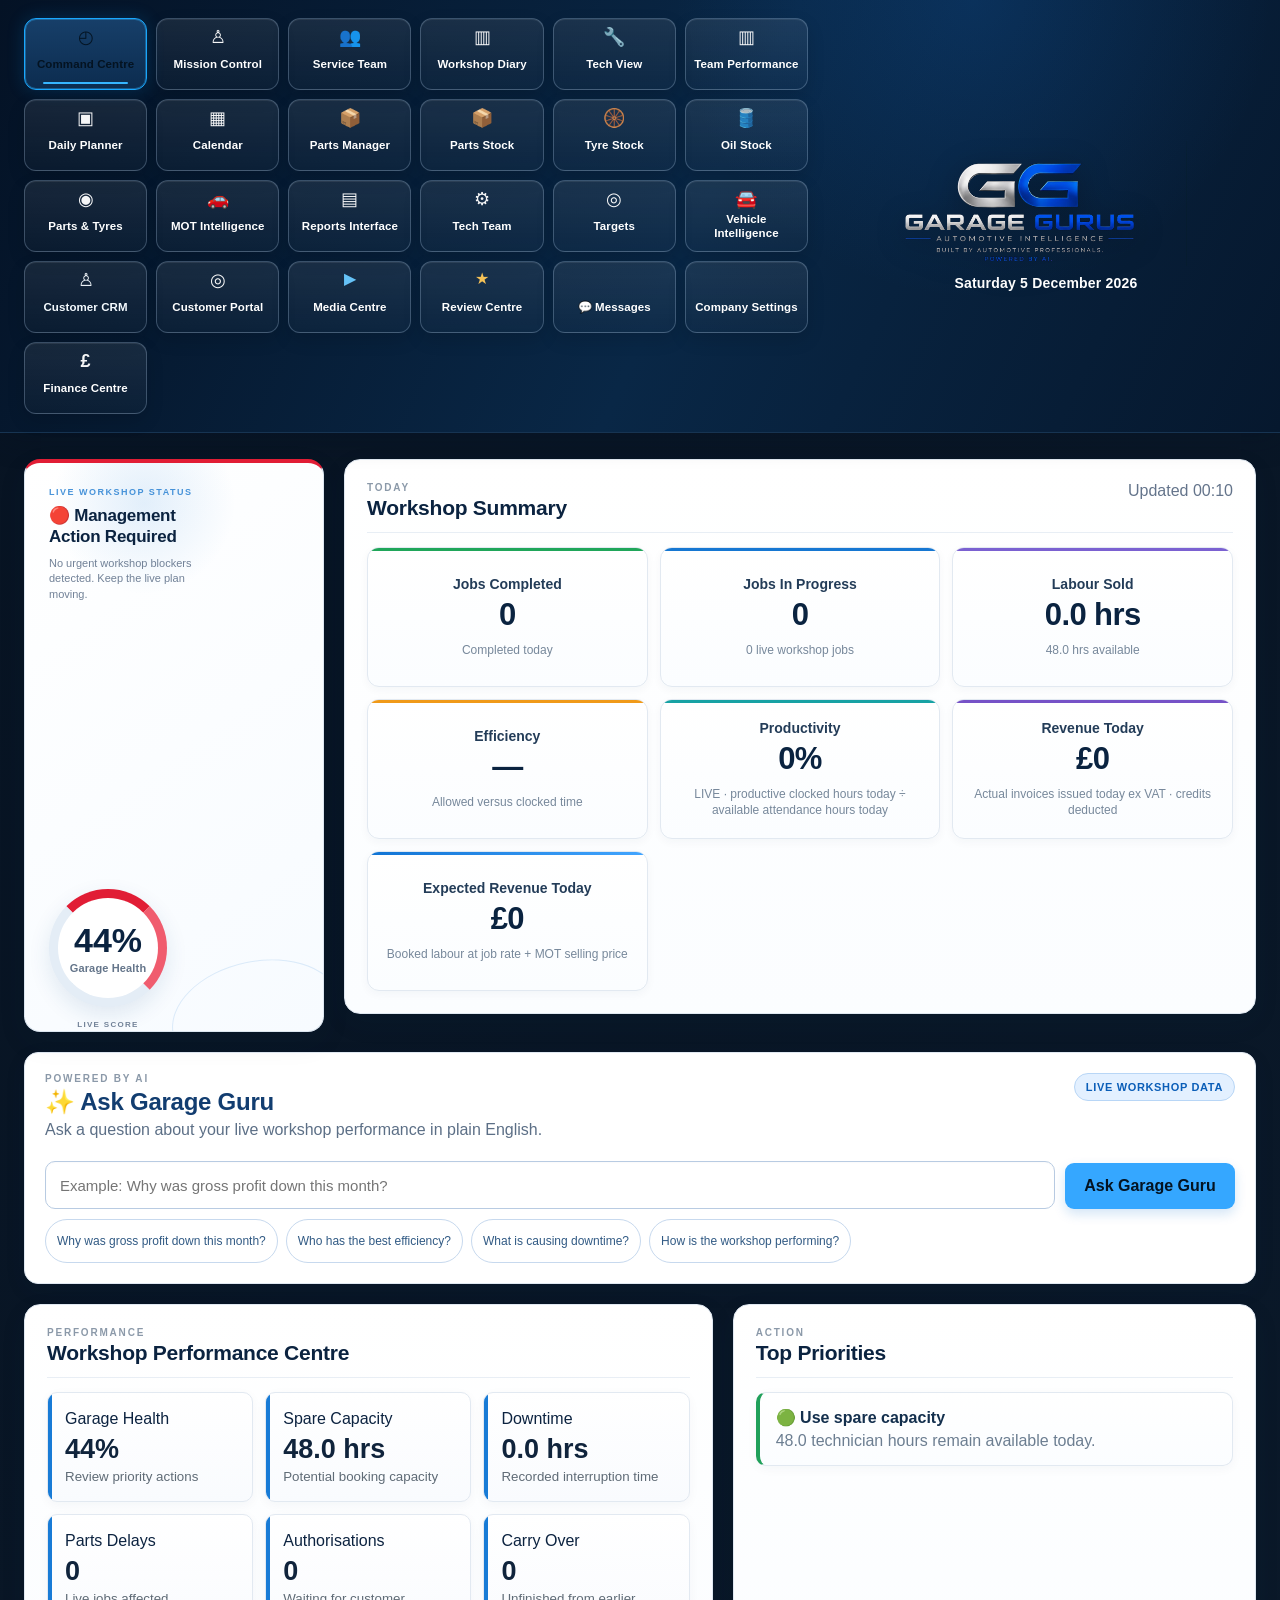
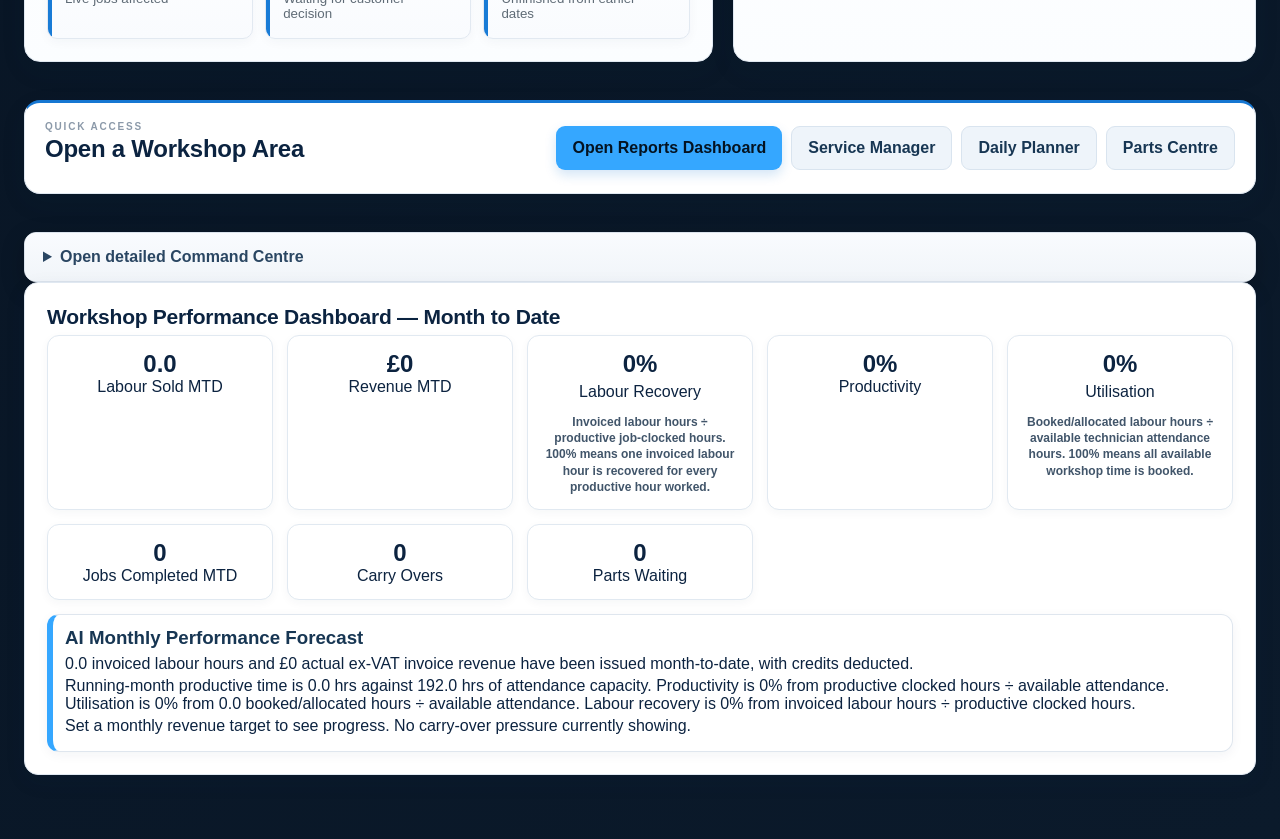
<file: index.html>
<!DOCTYPE html>
<html lang="en">
<head>
  <meta charset="UTF-8" />
  <meta name="viewport" content="width=device-width, initial-scale=1.0" />
  <title>Workshop AI OS — WAI-104.0 Customer Portal</title>
  <link rel="stylesheet" href="style.css?v=115.33" />
  <link rel="stylesheet" href="wai093-vhc.css?v=115.16">
  <link rel="stylesheet" href="wai094-intelligence.css">
  <link rel="stylesheet" href="wai095-workshop-intelligence.css">
  <link rel="stylesheet" href="wai096-crm.css?v=115.35">
  <link rel="stylesheet" href="finance-centre.css?v=115.20">
  <link rel="stylesheet" href="customer-portal.css">
  <link rel="stylesheet" href="ui-responsive.css?v=105.5.3">
  <link rel="stylesheet" href="media-centre.css?v=110.6">
  <link rel="stylesheet" href="review-centre.css?v=115.27">
  <link rel="stylesheet" href="staff-calendar.css?v=106.0">
  <link rel="stylesheet" href="service-manager-pro.css?v=1070">
  <link rel="stylesheet" href="inventory-stock.css?v=111.0">
  <link rel="stylesheet" href="fault-code-assistant.css?v=113.0">
  <link rel="stylesheet" href="company-settings.css?v=114.0">
<link rel="stylesheet" href="workshop-diary.css?v=115.25">
<link rel="stylesheet" href="message-centre.css?v=115.29">
</head>

<body>
<header class="app-header garage-gurus-header">
  <nav class="tabs header-tabs" aria-label="Workshop navigation">
    <button class="tab active" data-screen="commandScreen">Command Centre</button>
    <button class="tab" data-screen="managerScreen">Service Team</button>
    <button class="tab" data-screen="diaryScreen">Workshop Diary</button>
    <button class="tab" data-screen="techScreen">Tech View</button>
    <button class="tab" data-screen="reportsScreen">Team Performance</button>
    <button class="tab" data-screen="plannerScreen">Daily Planner</button>
    <button class="tab" data-screen="staffCalendarScreen">Calendar</button>
    <button class="tab" data-screen="partsScreen">Parts Manager</button>
    <button class="tab" data-screen="partsStockScreen">Parts Stock</button>
    <button class="tab" data-screen="tyreStockScreen">Tyre Stock</button>
    <button class="tab" data-screen="oilStockScreen">Oil Stock</button>
    <button class="tab" data-screen="partsTyreIntelligenceScreen">Parts &amp; Tyres</button>
    <button class="tab" data-screen="motIntelligenceScreen">MOT Intelligence</button>
    <button class="tab" data-screen="reportsInterfaceScreen">Reports Interface</button>
    <button class="tab" data-screen="techniciansScreen">Tech Team</button>
    <button class="tab" data-screen="targetsScreen">Targets</button>
    <button class="tab" data-screen="vehicleIntelligenceScreen">Vehicle Intelligence</button>
    <button class="tab" data-screen="crmScreen">Customer CRM</button>
    <button class="tab" data-screen="customerPortalScreen">Customer Portal</button>
    <button class="tab" data-screen="mediaCentreScreen">Media Centre</button>
    <button class="tab" data-screen="reviewCentreScreen">Review Centre</button>
    <button class="tab message-tab" data-screen="messageCentreScreen">💬 Messages <span id="messageUnreadBadge" class="message-unread-badge hidden">0</span></button>
    <button class="tab" data-screen="companySettingsScreen">Company Settings</button>
    <button class="tab" data-screen="financeCentreScreen">Finance Centre</button>
  </nav>
  <div class="brand-lockup garage-gurus-lockup">
    <img src="garage-gurus-header.png" alt="Garage Gurus — Automotive Intelligence — Powered by AI" class="garage-gurus-logo">
    <div class="garage-gurus-date">
      <p id="todayDate"></p>
      <p class="garage-gurus-version">Version WAI-115.35 · Workshop Control Centre 2.0</p>
    </div>
  </div>
</header>

<main class="container">

  <section id="commandScreen" class="screen active">
    <div id="wai80CommandCentre" class="wai80-command-centre">
      <section id="wai80StatusBanner" class="wai80-status-banner wai80-status-attention">
        <div>
          <span class="wai80-eyebrow">LIVE WORKSHOP STATUS</span>
          <h2 id="wai80StatusTitle">Loading workshop status…</h2>
          <p id="wai80StatusSummary">Reviewing jobs, capacity and workshop activity.</p>
        </div>
        <div class="wai80-health-ring">
          <strong id="wai80HealthValue">—</strong>
          <span>Garage Health</span>
        </div>
      </section>



      <section class="card wai80-panel">
        <div class="wai80-section-heading">
          <div><span class="wai80-eyebrow">TODAY</span><h2>Workshop Summary</h2></div>
          <span id="wai80LastUpdated" class="muted"></span>
        </div>
        <div id="wai80SummaryCards" class="wai80-kpi-grid"></div>
      </section>

      <section class="card garage-guru-ask-card" id="askGarageGuruCard">
        <div class="garage-guru-ask-head">
          <div><span class="wai80-eyebrow">POWERED BY AI</span><h2>✨ Ask Garage Guru</h2><p>Ask a question about your live workshop performance in plain English.</p></div>
          <span class="garage-guru-live-pill">LIVE WORKSHOP DATA</span>
        </div>
        <div class="garage-guru-ask-row">
          <input id="garageGuruQuestion" type="text" placeholder="Example: Why was gross profit down this month?" autocomplete="off">
          <button id="garageGuruAskBtn" class="primary" type="button">Ask Garage Guru</button>
        </div>
        <div class="garage-guru-suggestions">
          <button type="button" data-guru-question="Why was gross profit down this month?">Why was gross profit down this month?</button>
          <button type="button" data-guru-question="Who has the best efficiency?">Who has the best efficiency?</button>
          <button type="button" data-guru-question="What is causing downtime?">What is causing downtime?</button>
          <button type="button" data-guru-question="How is the workshop performing?">How is the workshop performing?</button>
        </div>
        <div id="garageGuruAnswer" class="garage-guru-answer" hidden></div>
      </section>

      <div class="wai80-two-column">
        <section class="card wai80-panel">
          <div class="wai80-section-heading"><div><span class="wai80-eyebrow">PERFORMANCE</span><h2>Workshop Performance Centre</h2></div></div>
          <div id="wai80PerformanceCards" class="wai80-performance-grid"></div>
        </section>

        <section class="card wai80-panel wai80-actions-panel">
          <div class="wai80-section-heading"><div><span class="wai80-eyebrow">ACTION</span><h2>Top Priorities</h2></div></div>
          <div id="wai80PriorityActions" class="wai80-priority-list"></div>
        </section>
      </div>

      <section class="card wai80-quick-access">
        <div><span class="wai80-eyebrow">QUICK ACCESS</span><h2>Open a Workshop Area</h2></div>
        <div class="wai80-quick-buttons">
          <button class="primary" data-wai80-screen="reportsInterfaceScreen">Open Reports Dashboard</button>
          <button class="secondary" data-wai80-screen="managerScreen">Service Manager</button>
          <button class="secondary" data-wai80-screen="plannerScreen">Daily Planner</button>
          <button class="secondary" data-wai80-screen="partsScreen">Parts Centre</button>
        </div>
      </section>
    </div>

    <details class="wai80-existing-dashboard">
      <summary>Open detailed Command Centre</summary>
    <div class="hero">
      <div>
        <h2>Workshop AI Command Centre</h2>
        <p>Owner view: workshop health, live activity, KPIs and technician performance.</p>
      </div>
      <div id="healthScore" class="health-score"></div>
    </div>

    <div id="ownerStats" class="stats"></div>


    <div class="card coach-command-card">
      <h2>Workshop Coach</h2>
      <p class="muted">Your live decision briefing. It ranks the most important actions by impact using Garage Health, capacity, technician activity, downtime and job status.</p>
      <div id="workshopCoachMission" class="coach-list"></div>
      <div id="workshopCoachTabs" class="coach-tabs">
        <button class="gh-tab active" onclick="setWorkshopCoachMode('morning')">🌅 Morning</button>
        <button class="gh-tab" onclick="setWorkshopCoachMode('live')">⚡ Live</button>
        <button class="gh-tab" onclick="setWorkshopCoachMode('end')">🌙 End of Day</button>
      </div>
      <div id="workshopCoachPanel" class="coach-list"></div>
    </div>

    <div class="card">
      <h2>Workshop Capacity Intelligence</h2>
      <p class="muted">Shows how many technician hours are available, how much work is sold and whether the workshop can take more work today.</p>
      <div id="workshopCapacitySummary" class="stats"></div>
      <div id="workshopCapacityTechs" class="job-list"></div>
      <div id="workshopCapacityCoach" class="coach-list"></div>
    </div>

    <div class="card">
      <h2>Garage Health Breakdown</h2>
      <p class="muted">Click a KPI to understand what it means, why it is at the current value and what would improve it.</p>
      <div id="garageHealthBreakdown" class="job-list"></div>
    </div>

    <div class="card">
      <h2>Today’s Priority</h2>
      <div id="dailyPriorityBanner" class="coach-list"></div>
    </div>

    <div class="card">
      <h2>Today’s Live Activity</h2>
      <div id="liveActivity" class="timeline"></div>
    </div>

    <div class="card">
      <h2>AI Workshop Coach</h2>
      <div id="ownerCoach" class="coach-list"></div>
    </div>

    <div class="card">
      <h2>Live Workshop Board</h2>
      <div id="ownerStatusBoard" class="board-grid"></div>
    </div>

    <div class="card">
      <h2>Technician League Table</h2>
      <div id="leagueTableOwner" class="table-wrap"></div>
    </div>

    <div class="card">
      <h2>Downtime Today / This Week</h2>
      <div id="ownerDowntimeReports" class="job-list"></div>
    </div>
    </details>
  </section>

  <section id="managerScreen" class="screen">
    <div id="servicePartsAlert" class="card service-parts-alert clear"></div>

    <div class="card">
      <h2>Service Manager Daily Briefing</h2>
      <p class="muted">Morning actions and end-of-day summary are available here for the Service Manager.</p>
      <pre id="serviceManagerMorningBriefing">No morning briefing yet.</pre>
      <button id="copyServiceMorningBriefing" class="secondary">Copy Morning Briefing</button>
      <pre id="serviceManagerEndOfDayBriefing">No end-of-day briefing yet.</pre>
      <button id="copyServiceEndBriefing" class="secondary">Copy End of Day Briefing</button>
    </div>

    <div class="card">
      <h2>Service Manager Job Board</h2>
      <div id="managerJobs" class="job-list"></div>
    </div>

    <div class="card">
      <h2>Completed Technician Write-Ups</h2>
      <p class="muted">When a technician finishes and saves a job report, it automatically appears here for the Service Manager.</p>
      <div id="completedReportsInbox" class="job-list"></div>
    </div>

  </section>

  <section id="diaryScreen" class="screen">
    <div class="diary-hero">
      <div><span class="diary-eyebrow">GARAGE GURUS · WORKSHOP PLANNING</span><h2>Workshop Diary</h2><p>Plan work against real technician capacity. Available hours reflect who is working and the hours allocated to them for each day.</p></div>
      <div class="diary-hero-actions"><button type="button" class="secondary" id="diaryTodayBtn">Today</button><button type="button" class="primary" id="diaryAddBookingBtn">+ Add Booking</button></div>
    </div>
    <div class="card diary-capacity-card">
      <div class="diary-toolbar"><div><h2>Capacity Forecast</h2><p class="muted">Available hours − booked labour hours = remaining capacity.</p></div><label>Week starting<input id="diaryAnchorDate" type="date"></label></div>
      <div id="diaryCapacityStrip" class="diary-capacity-strip"></div>
      <div class="diary-mix-heading"><div><span class="diary-eyebrow">SELECTED DAY · LABOUR MIX</span><h2 id="diaryMixTitle">Daily Work Type Split</h2><p class="muted">Booked hours split between Retail, Warranty and Internal work.</p></div><span class="diary-mix-total" id="diaryMixTotal"></span></div>
      <div id="diaryLabourMix" class="diary-labour-mix"></div>
    </div>
    <div id="diaryBookingForm" class="diary-booking-form">
    <div class="card">
      <div class="diary-form-heading"><div><span class="diary-eyebrow">NEW WORKSHOP BOOKING</span><h2>Add Booking</h2><p class="muted">Book future or same-day work. Capacity updates automatically from technician availability and allocated hours.</p></div><button type="button" class="secondary" id="diaryClearForm">Clear</button></div>
      <div class="grid">
        <label>Vehicle Registration / Reg Number *<input id="reg" placeholder="AB19 XYZ"></label>
        <label>Booking Date<input id="bookingDate" type="date"></label>
        <label>Customer Name<input id="customer" placeholder="Customer name"></label>
        <label>Telephone<input id="phone" placeholder="Telephone"></label>
        <label>Make<input id="make" placeholder="Ford / Audi / VW"></label>
        <label>Model<input id="model" placeholder="Fiesta / A4 / Golf"></label>
        <label>Mileage<input id="mileage" type="number" placeholder="Mileage"></label>

        <label>Job Type
          <select id="jobType">
            <option>Retail</option>
            <option>Warranty</option>
            <option>Internal</option>
          </select>
        </label>

        <label>Technician
          <select id="technician"></select>
        </label>

        <label>Labour Hours Allowed *<input id="hours" type="number" step="0.25" min="0" placeholder="2.5"></label>

        <label>Priority
          <select id="priority">
            <option>🟡 Customer Waiting</option><option selected>🔵 Today</option><option>🔴 Urgent</option>
          </select>
        </label>

        <label>MOT Add-on
          <select id="mot">
            <option>None</option><option>Full MOT</option><option>Retest</option><option>Pre-MOT Check</option>
          </select>
        </label>

      </div>

      <label>Work Required
        <textarea id="workRequired" placeholder="Example: Customer reports vibration under braking. Diagnose and advise."></textarea>
      </label>

      <label>Special Instructions — Service Manager Only
        <textarea id="specialInstructions" placeholder="Example: Customer waiting, do not wash, locking wheel nut in boot, phone before repairs."></textarea>
      </label>

      <div class="diary-form-actions"><button id="assignJob" class="primary">Save Workshop Booking</button><span class="muted">Bookings for today feed directly into the live workshop. Future bookings stay in the diary until their booked day.</span></div>
    </div>

    </div>
    <div class="card">
      <h2>Diary Bookings</h2>
      <p class="muted">Select a date or use the capacity strip above. Bookings can be moved, opened or removed directly from the diary.</p>
      <div class="grid">
        <label>View Booking Date
          <input id="futureBookingDate" type="date">
        </label>
        <label>Quick View
          <select id="futureQuickView">
            <option value="selected">Selected date</option>
            <option value="tomorrow">Tomorrow</option>
            <option value="7days">Next 7 days</option>
          </select>
        </label>
      </div>
      <div id="futureBookingsList" class="job-list"></div>
    </div>

  </section>

  <section id="techScreen" class="screen">
    <div id="technicianPartsAlert" class="card service-parts-alert clear"></div>

    <div class="card fca-card">
      <div class="fca-head">
        <div><span class="fca-kicker">POWERED BY GARAGE GURU</span><h2>🔎 Fault Code Assistant</h2><p class="muted">Enter a diagnostic trouble code for a technician-focused explanation, common causes and sensible next checks.</p></div>
        <span class="fca-badge">AI-ready diagnostic guidance</span>
      </div>
      <div class="fca-grid">
        <label>Fault Code
          <input id="faultCodeInput" autocomplete="off" placeholder="Example: P0401" maxlength="8">
        </label>
        <label>Vehicle / Engine (optional)
          <input id="faultCodeVehicle" autocomplete="off" placeholder="Example: VW Tiguan 2.0 TDI">
        </label>
        <label>Symptoms / Notes (optional)
          <input id="faultCodeSymptoms" autocomplete="off" placeholder="Example: EML on, low power, intermittent">
        </label>
      </div>
      <div class="fca-actions">
        <button id="faultCodeAnalyseBtn" class="primary" type="button">Analyse Fault Code</button>
        <button id="faultCodeClearBtn" class="secondary fca-clear" type="button">Clear</button>
      </div>
      <div id="faultCodeResult" class="fca-result hidden" aria-live="polite"></div>
    </div>

    <div class="card">
      <h2>My Jobs</h2>
      <label>Select Technician
        <select id="techFilter"></select>
      </label>
      <div id="techJobs" class="job-list"></div>
    </div>
  </section>

  <section id="activeJobScreen" class="screen">
    <button id="backToJobs" class="secondary">← Back to Jobs</button>

    <div class="card">
      <h2 id="activeTitle">Active Job</h2>
      <p id="activeDetails" class="muted"></p>
      <div id="activeJobInfo" class="job-info-grid"></div>
      <div id="activeSpecialInstructions" class="special-instructions hidden"></div>
      <p class="hours-warning">Labour hours are set by the service manager only. Technician clocks start and finish time.</p>

      <div class="timer-box">
        <p><strong>Started:</strong> <span id="startedAt">Not started</span></p>
        <p><strong>Finished:</strong> <span id="finishedAt">Not finished</span></p>
        <p><strong>Actual Time:</strong> <span id="actualHours">0.00</span> hrs</p>
      </div>

      <div class="button-row">
        <button id="startTimer" class="secondary">▶ Start Job Timer</button>
        <button id="finishTimer" class="secondary">■ Stop Job Timer</button>
      </div>

      <div id="technicianMOTControls" class="mot-technician-controls hidden" aria-live="polite"></div>

      <div class="clockoff-panel">
        <h3>Technician Clock Off</h3>
        <p id="clockOffStatus" class="muted">Currently clocked on to job.</p>
        <div class="button-row activity-buttons">
          <button id="clockLunch" class="secondary">🍽 Lunch</button>
          <button id="clockBreak" class="secondary">☕ Break</button>
          <button id="clockCollecting" class="secondary">🚗 Collecting Vehicle</button>
          <button id="clockDelivering" class="secondary">🚙 Delivering Vehicle</button>
          <button id="clockHelping" class="secondary">🤝 Helping Technician</button>
          <button id="clockWaitingParts" class="secondary">📦 Waiting Parts</button>
          <button id="clockWaitingAuth" class="secondary">📞 Waiting Authorisation</button>
          <button id="clockAdditionalWork" class="secondary">🔧 Additional Work Found</button>
          <button id="clockRoadTest" class="secondary">🧪 Road Test</button>
          <button id="clockQualityCheck" class="secondary">✅ Quality Check</button>
          <button id="clockCleaning" class="secondary">🧹 Cleaning Vehicle</button>
          <button id="clockPaperwork" class="secondary">📝 Paperwork</button>
          <button id="clockTraining" class="secondary">🎓 Training</button>
          <button id="clockMaintenance" class="secondary">🔩 Workshop Maintenance</button>
          <button id="clockEquipment" class="secondary">⚠️ Equipment Issue</button>
          <button id="clockOther" class="secondary">❓ Other</button>
        </div>
        <button id="clockBackOn" class="primary">▶ Clock Back On To Job</button>
      </div>

      <label>Job Status
        <select id="status">
          <option>🔍 Diagnosing</option>
          <option>🔧 Repairing Vehicle</option>
          <option>🧪 MOT Testing</option>
          <option>⚠️ Additional Work Found</option>
          <option>🚗 Road Test</option>
          <option>🟢 Repair Complete</option>
          <option>✅ Ready for Collection</option>
        </select>
      </label>
    </div>

    <div class="card">
      <h2>Technician Report Sections</h2>
      <div class="voice-section"><label>Job Description<textarea id="complaint"></textarea></label><button class="voiceBtn secondary" data-target="complaint">🎤 Voice Job Description</button></div>
      <div class="voice-section"><label>Findings<textarea id="findings"></textarea></label><button class="voiceBtn secondary" data-target="findings">🎤 Voice Findings</button></div>
      <div class="voice-section"><label>Repair Carried Out<textarea id="repair"></textarea></label><button class="voiceBtn secondary" data-target="repair">🎤 Voice Repair</button></div>
      <div class="voice-section"><label>Parts Used / Required<textarea id="parts"></textarea></label><button class="voiceBtn secondary" data-target="parts">🎤 Voice Parts</button></div>
      <div class="voice-section"><label>Advisories<textarea id="advisories"></textarea></label><button class="voiceBtn secondary" data-target="advisories">🎤 Voice Advisories</button></div>
      <label>Photos<input id="photos" type="file" accept="image/*" multiple></label>
      <button id="saveActiveJob" class="primary">Save Job & Generate Report</button>
    </div>

    <div class="card">
      <h2>Parts</h2>
      <div class="grid">
        <label>Part Description
          <input id="partDescription" placeholder="Example: Front brake discs">
        </label>
        <label>Quantity
          <input id="partQty" type="number" min="1" step="1" value="1">
        </label>
        <label>Priority
          <select id="partPriority">
            <option>Urgent</option>
            <option>Today</option>
            <option>Tomorrow</option>
            <option>Routine</option>
          </select>
        </label>
        <label>Supplier / Note
          <input id="partSupplier" placeholder="Example: TPS / ECP / Dealer">
        </label>
      </div>
      <button id="submitPartsRequest" class="primary">Add Part Request</button>
      <h3>Parts Status</h3>
      <div id="technicianPartsStatus" class="job-list"></div>
    </div>

    <div class="card">
      <h2>Job Comments / Updates</h2>
      <label>Add Comment<textarea id="jobComment" placeholder="Example: Customer approved additional work."></textarea></label>
      <button id="addComment" class="primary">Add Comment to Timeline</button>
    </div>

    <div class="card">
      <h2>Job Timeline</h2>
      <div id="jobTimeline" class="timeline"></div>
    </div>

    <div class="card">
      <h2>Generated Report</h2>
      <pre id="generatedReport">No report generated yet.</pre>
      <button id="copyReport" class="secondary">Copy Report</button>
    </div>
  </section>

  <section id="reportsScreen" class="screen">
    <div class="card">
      <div class="scorecard-heading">
        <div>
          <h2>Workshop KPI Scorecard</h2>
          <p class="muted">See whether the workshop is on track for the selected period.</p>
        </div>
        <label class="scorecard-period">View
          <select id="kpiPeriod">
            <option value="today">Today</option>
            <option value="mtd" selected>Month to Date</option>
            <option value="ytd">Year to Date</option>
          </select>
        </label>
      </div>
      <div id="kpiScorecard" class="job-list"></div>
    </div>
    <div class="card"><h2>Technician League Table</h2><div id="leagueTable" class="table-wrap"></div></div>
    <div class="card"><h2>Live Workshop Board</h2><div id="statusBoard" class="board-grid"></div></div>
    <div class="card"><h2>Technician Workload</h2><div id="workload"></div></div>
    <div class="card"><h2>Downtime Reports</h2><div id="downtimeReports" class="job-list"></div></div>
  </section>



  <section id="plannerScreen" class="screen">
    <div class="card">
      <h2>Daily Workshop Planner</h2>
      <p class="muted">Shows today's booked jobs, hours allocated, technician capacity and workload balance.</p>
      <div class="grid">
        <label>Planner Date
          <input id="plannerDate" type="date">
        </label>
        <label>Technician Daily Capacity Hours
          <input id="dailyTechCapacity" type="number" step="0.25" value="8">
        </label>
      </div>
      <button id="savePlannerSettings" class="primary">Update Planner</button>
    </div>


    <div class="card">
      <h2>Technician Availability Planner</h2>
      <p class="muted">Load holidays, sickness, training, half days, overtime or other availability weeks and months in advance. Capacity updates automatically for each selected date.</p>

      <div class="grid">
        <label>Technician
          <select id="availabilityTechnician"></select>
        </label>
        <label>Start Date
          <input id="availabilityStartDate" type="date">
        </label>
        <label>End Date
          <input id="availabilityEndDate" type="date">
        </label>
        <label>Availability Status
          <select id="availabilityStatus">
            <option value="Working">Working</option>
            <option value="Holiday">Holiday</option>
            <option value="Sick">Sick</option>
            <option value="Training">Training</option>
            <option value="Half Day">Half Day</option>
            <option value="Overtime">Overtime</option>
            <option value="Not Scheduled">Not Scheduled</option>
          </select>
        </label>
        <label>Available Hours Per Day
          <input id="availabilityHours" type="number" min="0" step="0.25" value="8">
        </label>
        <label>Note
          <input id="availabilityNote" placeholder="Example: Annual leave">
        </label>
      </div>

      <div class="button-row">
        <button id="saveAvailabilityRange" class="primary">Save Availability</button>
        <button id="clearAvailabilityRange" class="secondary">Return to Default Hours</button>
      </div>
    </div>

    <div class="card">
      <h2>Selected Date Availability</h2>
      <p class="muted">Shows who is working, who is unavailable, and the capacity used by the Daily Workshop Planner.</p>
      <div id="availabilityDaySummary" class="stats"></div>
      <div id="availabilityDayList" class="job-list"></div>
    </div>

    <div class="card">
      <h2>Today's Workshop Summary</h2>
      <div id="plannerSummary" class="stats"></div>
    </div>

    <div class="card">
      <h2>Upcoming Workload</h2>
      <div id="upcomingWorkload" class="job-list"></div>
    </div>

    <div class="card">
      <h2>Technician Capacity Planner</h2>
      <div id="plannerTechnicians" class="job-list"></div>
    </div>

    <div class="card">
      <h2>AI Planner Suggestions</h2>
      <div id="plannerSuggestions" class="coach-list"></div>
    </div>

    <div class="card">
      <h2>Jobs For Selected Day</h2>
      <div id="plannerJobs" class="job-list"></div>
    </div>
  </section>




  <section id="staffCalendarScreen" class="screen">
    <div class="card">
      <div class="scorecard-heading">
        <div>
          <h2>📅 Staff Calendar</h2>
          <p class="muted">This calendar reads and updates the same technician availability records used by the Daily Planner. Holidays, sickness and time off immediately change workshop capacity.</p>
        </div>
        <button id="addTimeOffBtn" class="primary">+ Add Holiday / Time Off</button>
      </div>
      <div class="calendar-toolbar">
        <button id="calendarPrevMonth" class="secondary">← Previous Month</button>
        <h2 id="staffCalendarMonthTitle" class="calendar-month-title"></h2>
        <button id="calendarNextMonth" class="secondary">Next Month →</button>
        <button id="calendarToday" class="secondary">Current Month</button>
      </div>
      <div class="calendar-legend">
        <span class="staff-calendar-status working">🟢 Working</span><span class="staff-calendar-status holiday">🏖 Holiday</span><span class="staff-calendar-status sick">🤒 Sick</span><span class="staff-calendar-status training">🎓 Training</span><span class="staff-calendar-status half-day">🟠 Half Day</span><span class="staff-calendar-status not-scheduled">⚫ Not Scheduled</span>
      </div>
      <div id="staffCalendarSummary" class="stats"></div>
      <div id="staffCalendarGrid" class="staff-calendar-wrap"></div>
    </div>
  </section>

  <section id="partsScreen" class="screen">
    <div class="card">
      <h2>Parts Management</h2>
      <p class="muted">Live parts workflow from technician request through ordering, delivery and fitting. Supplier details remain attached to the part permanently.</p>
      <div id="partsManagementStats" class="stats"></div>
    </div>

    <div id="partsOrderFormCard" class="card hidden">
      <h2>Order Parts</h2>
      <p id="partsOrderContext" class="muted">Select a requested part to order.</p>
      <input id="partsOrderJobId" type="hidden">
      <input id="partsOrderPartId" type="hidden">
      <div class="grid">
        <label>Supplier / Ordered From *
          <select id="partsOrderSupplier">
            <option value="">Select supplier</option>
            <option>TPS</option>
            <option>Euro Car Parts</option>
            <option>GSF</option>
            <option>Main Dealer</option>
            <option>Auto Factors</option>
            <option>eBay</option>
            <option>Amazon</option>
            <option value="Other">Other</option>
          </select>
        </label>
        <label>Other Supplier
          <input id="partsOrderSupplierOther" placeholder="Enter supplier name">
        </label>
        <label>Part Number *
          <input id="partsOrderPartNumber" list="partsOrderKnownNumbers" placeholder="Example: 03L129620" autocomplete="off" required>
          <datalist id="partsOrderKnownNumbers"></datalist>
          <small class="muted">Required. The exact part number is used to identify the part and compare its cost history.</small>
          <div id="partsOrderPriceAlert"></div>
        </label>
        <label>Part Description *
          <input id="partsOrderDescription" placeholder="Example: Air Filter" autocomplete="off" required>
        </label>
        <label>Order Number
          <input id="partsOrderReference" placeholder="Supplier order number">
        </label>
        <label>Cost £
          <input id="partsOrderCost" type="number" min="0" step="0.01" placeholder="0.00">
        </label>
        <label>Expected Delivery
          <input id="partsOrderExpected" type="date">
        </label>
        <label>Ordered By
          <input id="partsOrderBy" placeholder="Service Manager name">
        </label>
        <label>Order Status
          <select id="partsOrderStatus">
            <option value="Ordered">Ordered</option>
            <option value="Back Order">Back Order</option>
          </select>
        </label>
      </div>
      <label>Order Notes
        <textarea id="partsOrderNotes" placeholder="Delivery details, branch, special order information or anything the technician needs to know."></textarea>
      </label>
      <div class="button-row">
        <button id="savePartsOrder" type="button" class="primary">Save Parts Order</button>
        <button id="cancelPartsOrder" class="secondary">Cancel</button>
      </div>
    </div>

    <div class="card">
      <h2>Parts Requested</h2>
      <p class="muted">Technician requests waiting for the Service Manager to place an order.</p>
      <div id="partsRequestedQueue" class="job-list"></div>
    </div>

    <div class="card">
      <h2>Parts Ordered / Back Order</h2>
      <div id="partsManagementQueue" class="job-list"></div>
    </div>

    <div class="card">
      <h2>Parts Delivered</h2>
      <p class="muted">Delivered parts waiting to be fitted by the technician.</p>
      <div id="partsDeliveredQueue" class="job-list"></div>
    </div>

    <div class="card">
      <h2>Completed Parts History</h2>
      <p class="muted">Search by vehicle registration to view completed and fitted parts history.</p>
      <div class="grid">
        <label>Vehicle Registration
          <input id="partsHistoryRegSearch" placeholder="Example: AB19 XYZ">
        </label>
      </div>
      <div class="button-row">
        <button id="partsHistorySearchBtn" class="primary">Search Parts History</button>
        <button id="partsHistoryClearBtn" class="secondary">Clear Search</button>
      </div>
      <div id="partsCompletedQueue" class="job-list"></div>
    </div>

    <div class="card">
      <h2>Supplier Performance</h2>
      <div id="partsSupplierPerformance" class="job-list"></div>
    </div>
  </section>


  <section id="reportsInterfaceScreen" class="screen">
    <div class="card">
      <h2>Workshop Intelligence</h2>
      <p class="muted">Select a report and time period to review workshop and technician performance. All reports read the same live Workshop AI records.</p>

      <div class="grid">
        <label>Report Period
          <select id="intelligencePeriod">
            <option value="today">Today</option>
            <option value="week">This Week</option>
            <option value="month" selected>This Month</option>
            <option value="previousMonth">Previous Month</option>
            <option value="ytd">Year to Date</option>
            <option value="custom">Custom Date Range</option>
          </select>
        </label>

        <label>Technician
          <select id="intelligenceTechnician">
            <option value="All">All Technicians</option>
          </select>
        </label>

        <label>Custom Start Date
          <input id="intelligenceStartDate" type="date">
        </label>

        <label>Custom End Date
          <input id="intelligenceEndDate" type="date">
        </label>
      </div>

      <div class="grid intelligence-extra-filters">
        <label>Compare Against
          <select id="intelligenceComparison">
            <option value="none">No comparison</option>
            <option value="previousPeriod">Previous equivalent period</option>
            <option value="previousMonth">Previous month</option>
            <option value="lastYear">Same period last year</option>
          </select>
        </label>

        <label>Search Reports
          <input id="intelligenceReportSearch" placeholder="Example: downtime, parts, revenue">
        </label>
      </div>

      <div class="button-row">
        <button id="refreshWorkshopIntelligence" class="primary">Refresh Workshop Intelligence</button>
        <button id="printWorkshopIntelligence" class="secondary">Print / Save PDF</button>
        <button id="exportWorkshopIntelligenceExcel" class="secondary">Export to Excel</button>
      </div>
    </div>

    <div class="card">
      <h2>Favourite Reports</h2>
      <p class="muted">Star the reports you use most. Favourites stay saved on this device.</p>
      <div id="workshopIntelligenceFavourites" class="job-list"></div>
    </div>

    <div class="card">
      <h2>Reports Available</h2>
      <p class="muted">Reports are grouped into clear management categories. Choose one to open it.</p>
      <div id="workshopIntelligenceCategories" class="intelligence-categories"></div>
      <div id="workshopIntelligenceReportList" class="job-list"></div>
    </div>

    <div id="workshopIntelligencePrintable" class="card intelligence-report-hidden">
      <div class="intelligence-report-heading">
        <div>
          <h2 id="workshopIntelligenceTitle">Workshop Performance</h2>
          <p id="workshopIntelligencePeriodLabel" class="muted"></p>
        </div>
        <div class="intelligence-report-actions"><button id="toggleFavouriteWorkshopIntelligence" class="secondary intelligence-favourite-button">☆ Favourite</button><button id="closeWorkshopIntelligenceReport" class="secondary">Close Report</button></div>
      </div>
      <div id="workshopIntelligenceComparison" class="coach-list"></div>
      <div id="workshopIntelligenceSummary" class="stats"></div>
      <div id="workshopIntelligenceInsight" class="coach-list"></div>
      <div id="workshopIntelligenceOutput" class="job-list"></div>
    </div>



    <div class="card">
      <h2>Staff Attendance Reports</h2>
      <p class="muted">Holiday, sickness and all time-off reporting from the same records used by the Daily Planner and Staff Calendar.</p>
      <div class="attendance-report-tabs">
        <button class="secondary active" data-attendance-report="all">Attendance Overview</button>
        <button class="secondary" data-attendance-report="holiday">Holiday Report</button>
        <button class="secondary" data-attendance-report="sick">Sick Report</button>
        <button class="secondary" data-attendance-report="timeoff">Time Off Report</button>
      </div>
      <div class="attendance-toolbar">
        <label>Report Period<select id="attendanceReportPeriod"><option value="month">This Month</option><option value="year">This Year</option><option value="previousYear">Previous Year</option><option value="custom">Custom Range</option></select></label>
        <label>Technician<select id="attendanceReportTechnician"><option value="All">All Technicians</option></select></label>
        <label>Start Date<input id="attendanceReportStart" type="date"></label>
        <label>End Date<input id="attendanceReportEnd" type="date"></label>
      </div>
      <div class="button-row"><button id="refreshAttendanceReport" class="primary">Refresh Attendance Report</button></div>
      <div id="attendanceReportSummary" class="attendance-kpis"></div>
      <div id="attendanceReportOutput" class="job-list"></div>
    </div>

    <div class="card">
      <h2>Completed Write-Ups</h2>
      <div id="reportsCompletedWriteups" class="job-list"></div>
    </div>
  </section>


  <section id="techniciansScreen" class="screen">
    <div class="card">
      <h2>Technician Setup</h2>
      <p class="muted">Add or remove technicians. These names are used throughout job allocation, technician screens, workload reports and league tables.</p>
      <div class="grid">
        <label>New Technician Name
          <input id="newTechnicianName" placeholder="Example: Sarah">
        </label>
        <label>Role / Note
          <input id="newTechnicianNote" placeholder="Example: MOT tester / Diagnostic tech">
        </label>
      </div>
      <button id="addTechnicianBtn" class="primary">Add Technician</button>
    </div>

    <div class="card">
      <h2>Current Technicians</h2>
      <div id="technicianSetupList" class="job-list"></div>
    </div>
  </section>

  <section id="targetsScreen" class="screen targets-control-centre">
    <div class="card targets-hero">
      <div>
        <div class="targets-eyebrow">WORKSHOP PLANNING</div>
        <h2>🎯 Workshop Control Centre</h2>
        <p class="muted">Set realistic monthly targets, review projected labour revenue and keep every Workshop AI dashboard aligned.</p>
      </div>
      <div class="targets-hero-actions">
        <button id="copyPreviousTargets" class="secondary">Copy Previous Month</button>
        <button id="resetTargetsDraft" class="secondary">Reset Draft</button>
      </div>
    </div>

    <div id="targetsHeadlinePreview" class="targets-headline-grid"></div>

    <div class="targets-layout">
      <div class="targets-main-column">
        <div class="card targets-module">
          <div class="targets-module-heading"><span class="targets-icon">⚙️</span><div><h2>Capacity & Performance</h2><p class="muted">Define the workshop capacity and the standards the team is working towards.</p></div></div>
          <div class="grid targets-form-grid">
            <label>Workshop Hours Available This Month<input id="targetAvailableHours" type="number" step="0.25"></label>
            <label>Productivity Target %<input id="targetProductivity" type="number" step="1" placeholder="90"></label>
            <label>Utilisation Target %<input id="targetUtilisation" type="number" step="1" placeholder="95"></label>
            <label>Workshop Efficiency Target %<input id="targetEfficiency" type="number" step="1" placeholder="95"></label>
            <label>Labour Recovery Target %<input id="targetLabourRecovery" type="number" step="1" placeholder="90"></label>
          </div>
        </div>

        <div class="card targets-module">
          <div class="targets-module-heading"><span class="targets-icon">💷</span><div><h2>Labour Rates</h2><p class="muted">Rates are used throughout Revenue Watch, reports and workshop forecasts.</p></div></div>
          <div class="grid targets-form-grid">
            <label>Rates Effective From<input id="targetRateEffectiveDate" type="date"></label>
            <label class="rate-retail">Retail Labour Rate £/hr<input id="targetRetailRate" type="number" step="0.01" placeholder="70"></label>
            <label class="rate-warranty">Warranty Labour Rate £/hr<input id="targetWarrantyRate" type="number" step="0.01" placeholder="70"></label>
            <label class="rate-internal">Internal Labour Rate £/hr<input id="targetInternalRate" type="number" step="0.01" placeholder="45"></label>
          </div>
        </div>

        <div class="card targets-module">
          <div class="targets-module-heading"><span class="targets-icon">🕒</span><div><h2>Monthly Labour Targets</h2><p class="muted">Set the planned mix of retail, internal and warranty hours.</p></div></div>
          <div class="grid targets-form-grid">
            <label>Retail Hours Target<input id="targetRetailHours" type="number" step="0.25"></label>
            <label>Internal Hours Target<input id="targetInternalHours" type="number" step="0.25"></label>
            <label>Warranty Hours Target<input id="targetWarrantyHours" type="number" step="0.25"></label>
            <label>Internal Cars Completed Target<input id="targetInternalCars" type="number" step="1"></label>
          </div>
          <div class="targets-module-heading diary-target-heading"><span class="targets-icon">📊</span><div><h2>Daily Diary Work Mix</h2><p class="muted">Set the percentage of each day reserved for every work type. The three settings must total 100%.</p></div></div>
          <div class="grid targets-form-grid">
            <label>Retail % of Diary<input id="targetDailyRetailPct" type="number" step="1" min="0" max="100"></label>
            <label>Warranty % of Diary<input id="targetDailyWarrantyPct" type="number" step="1" min="0" max="100"></label>
            <label>Internal % of Diary<input id="targetDailyInternalPct" type="number" step="1" min="0" max="100"></label>
          </div>
          <div id="labourProjectionPreview" class="target-projection-strip"></div>
        </div>

        <div class="card targets-module">
          <div class="targets-module-heading"><span class="targets-icon">📈</span><div><h2>Revenue Targets</h2><p class="muted">Enter management goals or use the live labour projections as a guide.</p></div></div>
          <div class="grid targets-form-grid">
            <label>Monthly Labour Revenue Target £<input id="targetMonthlyRevenue" type="number" step="0.01"></label>
            <label>Retail Revenue Target £<input id="targetRetailRevenue" type="number" step="0.01"></label>
            <label>Warranty Revenue Target £<input id="targetWarrantyRevenue" type="number" step="0.01"></label>
            <label>Internal Revenue Target £<input id="targetInternalRevenue" type="number" step="0.01"></label>
          </div>
        </div>

        <div class="card targets-module">
          <div class="targets-module-heading"><span class="targets-icon">🚗</span><div><h2>MOT & Operational Targets</h2><p class="muted">Keep MOT performance, carry-over and downtime expectations visible.</p></div></div>
          <div class="grid targets-form-grid">
            <label>Monthly MOT Target<input id="targetMOTs" type="number" step="1"></label>
            <label>MOT Pass Target %<input id="targetMOTPass" type="number" step="1" placeholder="75"></label>
            <label>Carry-over Target<input id="targetCarryOver" type="number" step="1" placeholder="0"></label>
            <label>Downtime Target Hours<input id="targetDowntime" type="number" step="0.25"></label>
          </div>
        </div>
      </div>

      <aside class="targets-side-column">
        <div class="card targets-review-card">
          <div class="targets-module-heading"><span class="targets-icon">🤖</span><div><h2>Workshop AI Review</h2><p class="muted">Live review of the values currently entered.</p></div></div>
          <div id="targetsAiReview" class="targets-review-list"></div>
        </div>

        <div class="card targets-preview-card">
          <h2>Live Monthly Preview</h2>
          <p class="muted">Updates immediately as targets are changed.</p>
          <div id="kpiTargetsPreview" class="targets-preview-grid"></div>
        </div>
      </aside>
    </div>

    <div class="card targets-save-panel">
      <div><h2>Ready to update the workshop?</h2><p class="muted">Saved settings feed Command Centre, Revenue Watch, Garage Health, Reports, Performance and MOT Intelligence.</p></div>
      <button id="saveTargets" class="primary targets-save-button">💾 Save Workshop Settings</button>
    </div>
  </section>

  <section id="vehicleIntelligenceScreen" class="screen">
    <div class="card">
      <h2>Vehicle Intelligence</h2>
      <p class="muted">Search any registration, customer, telephone number, technician, job number, repair, advisory or part. Completed jobs stay in history with the full timeline.</p>
      <div class="grid">
        <label>Search Vehicle / Customer / Job
          <input id="vehicleHistorySearch" placeholder="Example: AB19 XYZ, Smith, brake discs, Jake">
        </label>
        <label>Quick Filter
          <select id="vehicleHistoryQuickFilter">
            <option value="all">All matching jobs</option>
            <option value="completed">Completed / ready jobs</option>
            <option value="open">Open / active jobs</option>
            <option value="parts">Awaiting parts</option>
            <option value="approval">Awaiting customer approval</option>
          </select>
        </label>
      </div>
      <button id="vehicleHistorySearchBtn" class="primary">Search Vehicle Intelligence</button>
    </div>

    <div class="card">
      <h2>Vehicle Intelligence Summary</h2>
      <div id="vehicleIntelligenceStats" class="stats"></div>
    </div>

    <div class="card">
      <h2>Vehicle / Job History</h2>
      <div id="vehicleIntelligenceResults" class="job-list"></div>
    </div>
  </section>

  <section id="motIntelligenceScreen" class="screen">
    <div class="hero mot-hero">
      <div>
        <span class="wai80-eyebrow">WAI-085.1</span>
        <h2>MOT Intelligence</h2>
        <p>Live MOT workflow, advisory opportunities, retests and workshop-board integration.</p>
      </div>
      <button class="primary mot-new-booking" onclick="show('managerScreen')">＋ New MOT Booking</button>
    </div>

    <div class="card">
      <h2>MOT Command Centre</h2>
      <div id="motKpiCards" class="stats"></div>
    </div>

    <div class="card">
      <div class="mot-heading-row">
        <div><h2>Live MOT Board</h2><p class="muted">Every job with an MOT add-on appears automatically. Updating its MOT stage also updates the Live Workshop Board.</p></div>
        <label class="mot-filter">View
          <select id="motBoardFilter" onchange="renderMOTIntelligence()">
            <option value="live">Live / Current</option>
            <option value="today">Booked Today</option>
            <option value="all">All MOT History</option>
          </select>
        </label>
      </div>
      <div id="motLiveBoard" class="mot-board"></div>
    </div>

    <div class="mot-two-column">
      <div class="card">
        <h2>MOT Opportunity Board</h2>
        <div id="motOpportunityStats" class="stats"></div>
        <div id="motOpportunityList" class="job-list"></div>
      </div>
      <div class="card">
        <h2>AI MOT Coach</h2>
        <div id="motCoach" class="coach-list"></div>
      </div>
    </div>

    <div class="card">
      <h2>MOT Performance</h2>
      <div id="motPerformance" class="job-list"></div>
    </div>
  </section>

  <section id="partsTyreIntelligenceScreen" class="screen">
    <div class="card wai085-hero">
      <div>
        <p class="wai085-eyebrow">WAI-085 · LIVE OPERATIONAL CONTROL</p>
        <h2>Parts &amp; Tyre Intelligence</h2>
        <p class="muted">See exactly which vehicles need parts or tyres ordering, what is still awaiting delivery, and what arrived today. Outstanding requests carry forward; delivered-today counters reset automatically the next day.</p>
      </div>
      <button id="wai085Refresh" class="secondary">Refresh Live Board</button>
    </div>
    <div id="wai085Stats" class="stats"></div>
    <div id="wai085Coach" class="card"></div>
    <div class="wai085-grid">
      <div class="card">
        <h2>📦 Parts Still Outstanding</h2>
        <p class="muted">Requested, ordered, back-ordered or affected by a delivery issue. These remain until they arrive.</p>
        <div id="wai085PartsOutstanding" class="job-list"></div>
      </div>
      <div class="card">
        <h2>🛞 Tyres Still Outstanding</h2>
        <p class="muted">Tyres needing ordering or still awaiting delivery. These remain until delivery is confirmed.</p>
        <div id="wai085TyresOutstanding" class="job-list"></div>
      </div>
    </div>
    <div class="card">
      <h2>🛞 Tyre Order History &amp; Brand Intelligence</h2>
      <p class="muted">Ordered tyre history has moved here from Service Team. Review tyre brand, size, supplier, spend and current delivery/fitting status without cluttering the live Service Team screen.</p>
      <div id="wai085TyreOrderHistoryStats" class="stats"></div>
      <div id="wai085TyreOrderHistory" class="job-list"></div>
    </div>
    <div class="wai085-grid">
      <div class="card">
        <h2>✅ Parts Delivered Today</h2>
        <p class="muted">Today’s arrivals only. This counter returns to zero tomorrow.</p>
        <div id="wai085PartsDeliveredToday" class="job-list"></div>
      </div>
      <div class="card">
        <h2>✅ Tyres Delivered Today</h2>
        <p class="muted">Today’s tyre arrivals only. This counter returns to zero tomorrow.</p>
        <div id="wai085TyresDeliveredToday" class="job-list"></div>
      </div>
    </div>
  </section>


  <section id="crmScreen" class="screen">
    <div class="crm-hero">
      <div><span class="crm-eyebrow">WAI-096 · CUSTOMER RELATIONSHIP MANAGEMENT</span><h2>Customer CRM</h2><p>Customers, households, vehicle passports, maintenance intelligence and data quality—kept separate from workshop operations.</p></div>
      <div class="crm-hero-actions"><button class="primary" id="crmNewCustomerBtn">+ New Customer</button><button class="secondary" id="crmDataIntegrityBtn">Data Integrity</button></div>
    </div>
    <div class="crm-main-tabs"><button id="crmCustomersTab" class="secondary active">Customer Database</button><button id="crmProspectsTab" class="secondary">Prospect Centre</button></div>
    <div id="crmCustomerArea">
      <div id="crmStats" class="stats"></div>
      <div class="crm-toolbar card">
        <input id="crmSearch" placeholder="Search name, registration, phone, email, postcode or customer ID">
        <select id="crmFilter"><option value="all">All customers</option><option value="due">Maintenance due</option><option value="active">Active</option><option value="inactive">Inactive</option><option value="gold">Gold loyalty</option></select>
        <button id="crmRefresh" class="secondary">Refresh</button>
      </div>
      <div class="crm-layout">
        <aside class="card crm-list-panel"><div class="crm-panel-title"><h2>Customers</h2><span id="crmResultCount" class="muted"></span></div><div id="crmCustomerList" class="crm-customer-list"></div></aside>
        <div id="crmWorkspace" class="crm-workspace">
          <div class="card crm-empty"><h2>Select a customer</h2><p class="muted">Open a customer to view health, vehicles, maintenance, communications and history.</p></div>
        </div>
      </div>
    </div>
    <div id="crmProspectArea" class="hidden"></div>
  </section>


  <section id="customerPortalScreen" class="screen">
    <div class="portal-shell">
      <div class="portal-hero">
        <div>
          <span class="portal-eyebrow">WAI-104.0 · READ-ONLY CUSTOMER PORTAL</span>
          <h2>Customer Portal &amp; Digital Vehicle Record</h2>
          <p>Give customers a clear view of their vehicle, current visit and completed history. No authorisation, payment or booking actions are included.</p>
        </div>
        <div class="portal-mode-badge">Read only</div>
      </div>

      <div class="portal-admin card">
        <div>
          <h3>Portal Publisher</h3>
          <p class="muted">Select a vehicle, choose what is visible and create a customer access code for this browser-based build.</p>
        </div>
        <div class="portal-admin-grid">
          <label>Find vehicle
            <input id="portalVehicleSearch" placeholder="Registration, customer, phone or job number">
          </label>
          <label>Vehicle
            <select id="portalVehicleSelect"><option value="">Select a vehicle</option></select>
          </label>
          <label>Customer access code
            <div class="portal-code-row"><input id="portalAccessCode" readonly placeholder="Generate code"><button id="portalGenerateCode" type="button">Generate</button></div>
          </label>
        </div>
        <div class="portal-visibility">
          <label><input type="checkbox" id="portalShowCurrent" checked> Current visit</label>
          <label><input type="checkbox" id="portalShowHistory" checked> Completed history</label>
          <label><input type="checkbox" id="portalShowVhc" checked> VHC results</label>
          <label><input type="checkbox" id="portalShowMedia" checked> Photos &amp; videos</label>
          <label><input type="checkbox" id="portalShowDocuments" checked> Documents &amp; invoices</label>
          <label><input type="checkbox" id="portalShowWarranty" checked> Parts &amp; warranty</label>
          <label><input type="checkbox" id="portalShowRecommendations" checked> Advisories &amp; future maintenance</label>
        </div>
        <div class="portal-actions">
          <button id="portalSaveSettings" type="button">Save portal</button>
          <button id="portalCopyAccess" type="button" class="secondary">Copy access details</button>
          <button id="portalOpenPreview" type="button" class="secondary">Open customer preview</button>
        </div>
        <p class="portal-security-note">This stage is a local working prototype. Production access will use a secure database, customer authentication and expiring links.</p>
      </div>

      <div id="portalCustomerPreview" class="portal-customer hidden">
        <div class="portal-customer-header">
          <div>
            <span class="portal-eyebrow">YOUR DIGITAL VEHICLE RECORD</span>
            <h2 id="portalVehicleTitle">Your vehicle</h2>
            <p id="portalCustomerGreeting"></p>
          </div>
          <button id="portalClosePreview" class="secondary" type="button">Back to publisher</button>
        </div>
        <div id="portalVehicleToday" class="portal-today-grid"></div>
        <div id="portalCurrentVisit"></div>
        <div id="portalVehicleTimeline"></div>
        <div id="portalVehicleDetails"></div>
      </div>

      <div id="portalEmptyState" class="card portal-empty">
        <h3>Select a vehicle to create its portal</h3>
        <p class="muted">The portal will use existing Workshop AI job history, technician write-ups, VHC information, parts records and finance documents.</p>
      </div>
    </div>
  </section>


  <section id="mediaCentreScreen" class="screen">
    <div class="media-centre-shell">
      <div class="media-centre-hero">
        <div>
          <span class="media-eyebrow">CUSTOMER VIDEO &amp; VEHICLE MEDIA</span>
          <h2>Media Centre</h2>
          <p>Save vehicle videos and photos against a registration, then choose how to share them with the customer.</p>
        </div>
        <div class="media-hero-actions">
          <button id="mediaAddBtn" class="primary" type="button">+ Add Vehicle Media</button>
        </div>
      </div>

      <div class="media-kpi-grid">
        <div class="media-kpi"><span>Saved media</span><strong id="mediaCount">0</strong></div>
        <div class="media-kpi"><span>Vehicle videos</span><strong id="mediaVideoCount">0</strong></div>
        <div class="media-kpi"><span>Sent / shared</span><strong id="mediaSentCount">0</strong></div>
        <div class="media-kpi"><span>Vehicles</span><strong id="mediaVehicleCount">0</strong></div>
      </div>

      <div class="media-toolbar card">
        <div class="media-search-wrap"><input id="mediaSearch" placeholder="Search registration, customer, title or notes"></div>
        <select id="mediaTypeFilter"><option value="all">All media</option><option value="video">Videos</option><option value="image">Photos</option></select>
        <select id="mediaStatusFilter"><option value="all">All statuses</option><option value="unsent">Not sent</option><option value="sent">Sent / shared</option></select>
      </div>

      <div id="mediaLibrary" class="media-library"></div>
      <div id="mediaEmpty" class="card media-empty-state">
        <div class="media-empty-icon">▸</div>
        <h3>No vehicle media saved yet</h3>
        <p>Use <strong>Add Vehicle Media</strong> to record or upload a vehicle video, link it to the customer and keep it in the Media Centre.</p>
      </div>
    </div>

    <div id="mediaModal" class="media-modal hidden">
      <div class="media-modal-card">
        <button id="mediaModalClose" class="media-close" type="button">×</button>
        <div class="media-modal-head"><span class="media-eyebrow">NEW MEDIA</span><h2>Save Vehicle Video or Photo</h2><p>Link the media to the vehicle and customer so it can be found and shared later.</p></div>
        <div class="media-form-grid">
          <label>Registration<input id="mediaReg" autocomplete="off" placeholder="AB12 CDE"></label>
          <label>Customer<select id="mediaCustomer"><option value="">Select customer (optional)</option></select></label>
          <label>Customer mobile<input id="mediaPhone" type="tel" placeholder="07..."></label>
          <label>Customer email<input id="mediaEmail" type="email" placeholder="customer@email.co.uk"></label>
          <label class="wide">Title<input id="mediaTitle" placeholder="Vehicle walkaround / repair update / VHC video"></label>
          <label class="wide">Notes<textarea id="mediaNotes" rows="3" placeholder="Optional internal notes"></textarea></label>
          <label class="wide media-file-field">Video or photo<input id="mediaFile" type="file" accept="video/*,image/*" capture="environment"><small>On a phone or tablet this can open the camera. On desktop you can choose an existing video or photo.</small></label>
        </div>
        <div class="media-modal-actions"><button id="mediaSaveBtn" class="primary" type="button">Save to Media Centre</button><button id="mediaCancelBtn" class="secondary" type="button">Cancel</button></div>
      </div>
    </div>

    <div id="mediaSendModal" class="media-modal hidden">
      <div class="media-modal-card media-send-card">
        <button id="mediaSendClose" class="media-close" type="button">×</button>
        <div class="media-modal-head"><span class="media-eyebrow">SEND TO CUSTOMER</span><h2 id="mediaSendTitle">Share vehicle media</h2><p id="mediaSendSub"></p></div>
        <div class="media-form-grid">
          <label>Mobile<input id="mediaSendPhone" type="tel"></label>
          <label>Email<input id="mediaSendEmail" type="email"></label>
          <label class="wide">Customer message<textarea id="mediaSendMessage" rows="5"></textarea></label>
        </div>
        <div class="media-send-options">
          <button id="mediaSendTextBtn" class="media-send-option" type="button"><span class="media-send-icon">✉</span><strong>Text Customer</strong><small>Open SMS with the message ready</small></button>
          <button id="mediaSendEmailBtn" class="media-send-option" type="button"><span class="media-send-icon">@</span><strong>Email Customer</strong><small>Open email with subject and message ready</small></button>
          <button id="mediaShareFileBtn" class="media-send-option" type="button"><span class="media-send-icon">↗</span><strong>Share Video / Photo</strong><small>Use the device share menu when supported</small></button>
        </div>
        <div class="media-send-note">The static Workshop AI prototype stores the actual media on this device. Text and email can prepare the customer message; direct cloud video links will be enabled when Garage Gurus is connected to online storage.</div>
      </div>
    </div>
  </section>


  <section id="reviewCentreScreen" class="screen">
    <div class="review-centre-shell">
      <div class="review-hero">
        <div>
          <span class="review-eyebrow">CUSTOMER REVIEWS</span>
          <h2>Review Centre</h2>
          <p>See customers with completed workshop jobs, then send a review request by text or email using your saved review links.</p>
        </div>
        <div class="review-hero-actions">
          <button id="reviewLinksBtn" class="secondary" type="button">Review Links &amp; Message</button>
        </div>
      </div>

      <div class="review-kpi-grid">
        <div class="review-kpi"><span>Completed jobs</span><strong id="reviewEligibleCount">0</strong></div>
        <div class="review-kpi"><span>Requests sent</span><strong id="reviewSentCount">0</strong></div>
        <div class="review-kpi"><span>Awaiting request</span><strong id="reviewAwaitingCount">0</strong></div>
        <div class="review-kpi"><span>Review links</span><strong id="reviewLinkCount">0</strong></div>
      </div>

      <div class="review-toolbar card">
        <label>Completion month<input id="reviewMonth" type="month"></label>
        <input id="reviewSearch" placeholder="Search customer or registration">
        <select id="reviewStatusFilter"><option value="all">All customers</option><option value="awaiting">Awaiting request</option><option value="sent">Request sent</option></select>
      </div>

      <div class="card review-list-card">
        <div class="review-list-head"><div><span class="review-eyebrow">COMPLETED WORK</span><h3>Customers to Contact</h3></div><span class="muted">Choose Text or Email for each customer.</span></div>
        <div class="review-table-wrap"><table class="review-table"><thead><tr><th>Completed</th><th>Customer</th><th>Vehicle</th><th>Contact</th><th>Status</th><th>Send review request</th></tr></thead><tbody id="reviewTableBody"></tbody></table></div>
        <div id="reviewEmpty" class="review-empty hidden"><h3>No completed workshop jobs found</h3><p>Try another month or change the status filter.</p></div>
      </div>
    </div>

    <div id="reviewSettingsModal" class="review-modal hidden">
      <div class="review-modal-card">
        <button id="reviewSettingsClose" class="review-close" type="button">×</button>
        <div class="review-modal-head"><span class="review-eyebrow">REVIEW SETTINGS</span><h2>Review Links &amp; Customer Message</h2><p>Load the review pages you want included in every request. Leave any service blank if you do not use it.</p></div>
        <div class="review-settings-grid">
          <label>Google review link<input id="reviewGoogle" type="url" placeholder="https://..."></label>
          <label>Trustpilot review link<input id="reviewTrustpilot" type="url" placeholder="https://..."></label>
          <label>Facebook review link<input id="reviewFacebook" type="url" placeholder="https://..."></label>
          <label>Other review link<input id="reviewOther" type="url" placeholder="https://..."></label>
          <label class="wide">Standard message<textarea id="reviewMessage" rows="6"></textarea><small>Use {firstName} for the customer first name, {reg} for registration and {links} for your saved review links.</small></label>
        </div>
        <div class="review-modal-actions"><button id="reviewSettingsSave" class="primary" type="button">Save Review Settings</button><button id="reviewSettingsCancel" class="secondary" type="button">Cancel</button></div>
      </div>
    </div>

    <div id="reviewSendModal" class="review-modal hidden">
      <div class="review-modal-card review-send-card">
        <button id="reviewSendClose" class="review-close" type="button">×</button>
        <div class="review-modal-head"><span class="review-eyebrow">SEND REVIEW REQUEST</span><h2 id="reviewSendTitle">Customer review request</h2><p id="reviewSendSub"></p></div>
        <div class="review-settings-grid">
          <label>Mobile<input id="reviewSendPhone" type="tel"></label>
          <label>Email<input id="reviewSendEmail" type="email"></label>
          <label class="wide">Message<textarea id="reviewSendMessage" rows="7"></textarea></label>
        </div>
        <div class="review-send-options">
          <button id="reviewSendText" class="review-send-option" type="button"><span>✉</span><strong>Text Customer</strong><small>Open SMS with the review request ready</small></button>
          <button id="reviewSendEmail" class="review-send-option" type="button"><span>@</span><strong>Email Customer</strong><small>Open email with the review request ready</small></button>
        </div>
      </div>
    </div>
  </section>

  <section id="partsStockScreen" class="screen inventory-screen"><div id="partsStockHost"></div></section>

  <section id="tyreStockScreen" class="screen inventory-screen"><div id="tyreStockHost"></div></section>

  <section id="oilStockScreen" class="screen inventory-screen"><div id="oilStockHost"></div></section>

  <section id="companySettingsScreen" class="screen company-settings-screen">
    <div class="company-settings-hero"><div><span class="wai80-eyebrow">WORKSHOP ADMINISTRATION</span><h2>Company Settings</h2><p>Store your company information and logo once. Workshop AI uses these details on estimates and invoices.</p></div><div class="company-settings-status" id="companySettingsStatus">Not yet saved</div></div>
    <div class="company-settings-layout"><div class="company-settings-main">
      <div class="card company-settings-card"><div class="company-settings-heading"><span class="company-settings-icon">🏢</span><div><h2>Company Identity</h2><p class="muted">Trading and legal details used on customer documents.</p></div></div><div class="company-brand-panel"><div id="workshopCompanyLogoPreview" class="company-logo-preview"><span>No logo uploaded</span></div><div class="company-logo-actions"><label class="primary company-logo-upload">Upload Logo<input id="workshopCompanyLogoFile" type="file" accept="image/png,image/jpeg,image/webp,image/svg+xml" hidden></label><button type="button" class="secondary" id="workshopCompanyLogoRemove">Remove Logo</button><small>PNG, JPG, WebP or SVG. A wide transparent logo works best on printed invoices.</small></div></div><div class="grid company-settings-grid"><label>Trading Name *<input id="workshopCompanyTradingName" required></label><label>Full Legal Company Name *<input id="workshopCompanyLegalName" required></label><label class="company-wide">Trading Address *<textarea id="workshopCompanyTradingAddress" rows="4"></textarea></label><label class="company-wide">Registered Office Address<textarea id="workshopCompanyRegisteredAddress" rows="4"></textarea></label><label>Company Registration Number<input id="workshopCompanyNumber"></label><label>Registered In<select id="workshopCompanyRegisteredIn"><option>England and Wales</option><option>Scotland</option><option>Northern Ireland</option></select></label><label>VAT Registration Number<input id="workshopCompanyVatNumber"></label><label>Telephone<input id="workshopCompanyPhone"></label><label>Email<input id="workshopCompanyEmail" type="email"></label><label>Website<input id="workshopCompanyWebsite"></label></div></div>
      <div class="card company-settings-card"><div class="company-settings-heading"><span class="company-settings-icon">💳</span><div><h2>Invoice & Payment Details</h2><p class="muted">These details feed Workshop AI estimates and invoices automatically.</p></div></div><div class="grid company-settings-grid"><label>Bank Name<input id="workshopCompanyBankName"></label><label>Account Name<input id="workshopCompanyAccountName"></label><label>Sort Code<input id="workshopCompanySortCode"></label><label>Account Number<input id="workshopCompanyAccountNumber"></label><label class="company-wide">Payment Terms<input id="workshopCompanyPaymentTerms" placeholder="Payment due on collection"></label><label class="company-check company-wide"><input id="workshopCompanyShowLogo" type="checkbox"> Show company logo on estimates and invoices</label><label class="company-check company-wide"><input id="workshopCompanyShowBank" type="checkbox"> Show bank details on estimates and invoices</label></div></div>
    </div><aside class="company-settings-side"><div class="card company-document-preview-card"><span class="wai80-eyebrow">DOCUMENT PREVIEW</span><h2>Invoice Branding</h2><div id="workshopCompanyDocumentPreview" class="company-document-preview"></div></div><div class="card company-settings-save-card"><h2>Save Company Details</h2><p class="muted">Changes apply to future printouts immediately. Existing invoice financial data is not altered.</p><button id="workshopCompanySave" class="primary company-settings-save">💾 Save Company Settings</button></div></aside></div>
  </section>

  <section id="messageCentreScreen" class="screen">
    <div class="message-centre-shell">
      <div class="message-centre-heading">
        <div>
          <span class="message-eyebrow">GARAGE GURUS · INTERNAL COMMUNICATIONS</span>
          <h2>💬 Message Centre</h2>
          <p>Send workshop messages between Service Team and technicians. Messages can be linked to a registration/job and stay in the conversation history.</p>
        </div>
        <label class="message-view-as">View messages as
          <select id="messageIdentity"></select>
        </label>
      </div>

      <div id="messageCentreStats" class="message-stats"></div>

      <div class="message-layout">
        <aside class="message-sidebar">
          <div class="message-sidebar-title">
            <h3>Conversations</h3>
            <button id="newMessageBtn" class="primary" type="button">+ New Message</button>
          </div>
          <div id="messageConversationList" class="message-conversation-list"></div>
        </aside>

        <div class="message-main">
          <div id="messageEmptyState" class="message-empty-state">
            <div class="message-empty-icon">💬</div>
            <h3>Select a conversation</h3>
            <p>Choose a technician or Service Team conversation, or start a new message.</p>
          </div>
          <div id="messageThreadPanel" class="hidden">
            <div class="message-thread-header">
              <div>
                <span class="message-thread-label">Conversation with</span>
                <h3 id="messageThreadTitle"></h3>
              </div>
              <button id="clearMessageJobLink" class="secondary" type="button">Clear job link</button>
            </div>
            <div id="messageThread" class="message-thread"></div>
            <div class="message-compose">
              <div class="message-compose-row">
                <label>To
                  <select id="messageRecipient"></select>
                </label>
                <label>Link to Today's Job / Registration (optional)
                  <select id="messageJobLink"><option value="">No job linked</option></select>
                </label>
              </div>
              <label>Message
                <textarea id="messageText" rows="3" placeholder="Type a workshop message…"></textarea>
              </label>
              <div class="message-quick-actions">
                <button type="button" data-message-quick="Please see me when you are free.">👋 Please see me</button>
                <button type="button" data-message-quick="Customer has authorised the work — please proceed.">✅ Work authorised</button>
                <button type="button" data-message-quick="Please update me on this job when you can.">🔄 Job update please</button>
                <button type="button" data-message-quick="I need help with this job when you are available.">🛠 Need assistance</button>
              </div>
              <div class="message-send-row">
                <span id="messageComposeHint">Messages are stored in this Workshop AI installation.</span>
                <button id="sendWorkshopMessage" class="primary" type="button">Send Message ➜</button>
              </div>
            </div>
          </div>
        </div>
      </div>
    </div>
  </section>

  <section id="financeCentreScreen" class="screen">
    <div class="finance-hero">
      <div><span class="finance-eyebrow">WAI-100 · CRM → JOB → LIVE INVOICE</span><h2>Finance Centre</h2><p>A fast live invoice is created automatically from every workshop job. Customer, vehicle, labour, parts, oil and MOT flow through once, without duplicate typing.</p></div>
      <div class="finance-actions"><button class="finance-btn primary" id="financeNewInvoiceBtn">+ New Estimate</button><button class="finance-btn secondary" id="financeSettingsBtn">Finance Settings</button></div>
    </div>
    <div class="finance-subnav">
      <button class="active" data-finance-panel="financeDashboard">Dashboard</button>
      <button data-finance-panel="invoiceRegister">Invoice Register</button>
      <button data-finance-panel="invoiceBuilder">Invoice Builder</button>
      <button data-finance-panel="partsDifferenceReport">Parts Differences</button>
      <button data-finance-panel="financeSettings">Settings</button>
    </div>

    <div id="financeDashboard" class="finance-panel active">
      <div id="financeKpis" class="finance-kpis"></div>
      <div class="finance-card"><h3>Recent invoices</h3><div class="invoice-table-wrap recent-invoices-scroll"><table class="invoice-register"><thead><tr><th>Invoice</th><th>Customer / Vehicle</th><th>Technician</th><th>Net ex VAT</th><th>Total inc VAT</th><th>Status</th></tr></thead><tbody id="financeRecentInvoices"></tbody></table></div></div>
    </div>

    <div id="invoiceRegister" class="finance-panel">
      <div class="finance-card"><h3>Invoice Register</h3><div class="finance-toolbar"><input id="financeSearch" placeholder="Search invoice, registration, customer, job or technician"><select id="financeStatusFilter"><option value="all">All statuses</option><option>Estimate</option><option>Invoice Issued</option><option>Part Paid</option><option>Paid</option><option>Credited</option><option>Archived</option></select></div><div class="invoice-table-wrap"><table class="invoice-register"><thead><tr><th>Invoice</th><th>Customer / Vehicle</th><th>Technician</th><th>Net ex VAT</th><th>Total inc VAT</th><th>Status</th></tr></thead><tbody id="invoiceRegisterBody"></tbody></table></div></div>
    </div>

    <div id="invoiceBuilder" class="finance-panel"><div id="invoiceBuilderHost"></div></div>
    <div id="partsDifferenceReport" class="finance-panel"><div id="partsDifferenceReportHost"></div></div>
    <div id="financeSettings" class="finance-panel"><div id="financeSettingsHost"></div></div>
  </section>

</main>


<div id="attendanceModal" class="attendance-modal hidden">
  <div class="attendance-modal-card">
    <h2>Add / Edit Holiday or Time Off</h2>
    <p class="muted">Saving here updates Daily Planner capacity immediately.</p>
    <div class="grid">
      <label>Technician<select id="attendanceTechnician"></select></label>
      <label>Status<select id="attendanceStatus"><option>Working</option><option>Holiday</option><option>Sick</option><option>Training</option><option>Half Day</option><option>Overtime</option><option>Not Scheduled</option><option>Medical Appointment</option><option>Compassionate Leave</option><option>Unpaid Leave</option><option>Other Time Off</option></select></label>
      <label>Start Date<input id="attendanceStartDate" type="date"></label>
      <label>End Date<input id="attendanceEndDate" type="date"></label>
      <label>Available Hours Per Day<input id="attendanceHours" type="number" min="0" step="0.25"></label>
      <label>Note<input id="attendanceNote" placeholder="Example: Annual leave"></label>
    </div>
    <div class="button-row"><button id="attendanceSave" class="primary">Save to Calendar & Daily Planner</button><button id="attendanceClear" class="secondary">Return to Default Working</button><button id="attendanceCancel" class="secondary">Cancel</button></div>
    <button id="attendanceClose" class="modal-close" aria-label="Close">×</button>
  </div>
</div>

<div id="modal" class="modal hidden">
  <div class="modal-card">
    <button id="closeModal" class="modal-close">×</button>
    <h2 id="modalTitle">Timeline</h2>
    <div id="modalTimeline" class="timeline"></div>
  </div>
</div>
<script src="script.js?v=115.33"></script>
<script src="unified-productivity-engine.js?v=115.6"></script>
<script src="unified-queue-engine.js"></script>
<script src="unified-capacity-engine.js"></script>
<script src="coach-fix.js?v=115.30"></script>
<script src="garage-health-fix.js"></script>
<script src="vehicle-intelligence-fix.js"></script>
<script src="performance-dashboard.js?v=115.33"></script>
<script src="reports-intelligence.js?v=115.39"></script>
<script src="tyres.js?v=115.24"></script>
<script src="mot-intelligence.js"></script>
<script src="parts-tyre-intelligence.js"></script>
<script src="technician-league-intelligence-wai092.js?v=115.30"></script>
<script src="wai0922-workflow.js"></script>
<script src="wai093-vhc.js?v=115.16"></script>
<script src="wai094-intelligence.js?v=115.6"></script>
<script src="wai096-crm.js?v=115.34"></script>
<script src="wai0962-customer-recognition.js?v=105.5.3"></script>
<script src="company-settings.js?v=114.0"></script>
<script src="finance-centre.js?v=115.20"></script>
<script src="inventory-stock.js?v=115.18"></script>
<script src="operational-gp.js"></script>
<script src="ask-garage-guru.js?v=112.3"></script>
<script src="fault-code-assistant.js?v=113.0"></script>
<script src="customer-portal.js"></script>
<script src="media-centre.js"></script>
<script src="review-centre.js?v=115.27"></script>
<script src="message-centre.js?v=115.29"></script>
<script src="wai095-workshop-intelligence.js?v=115.33"></script>
<script src="wai1022-parts-fix.js"></script>
<script src="staff-calendar.js?v=106.0"></script>
<script src="workshop-diary.js?v=115.25"></script>
<div id="financePrintSheet" class="print-sheet"></div>
  <script src="service-manager-pro.js?v=1070"></script>
</body>
</html>
</file>
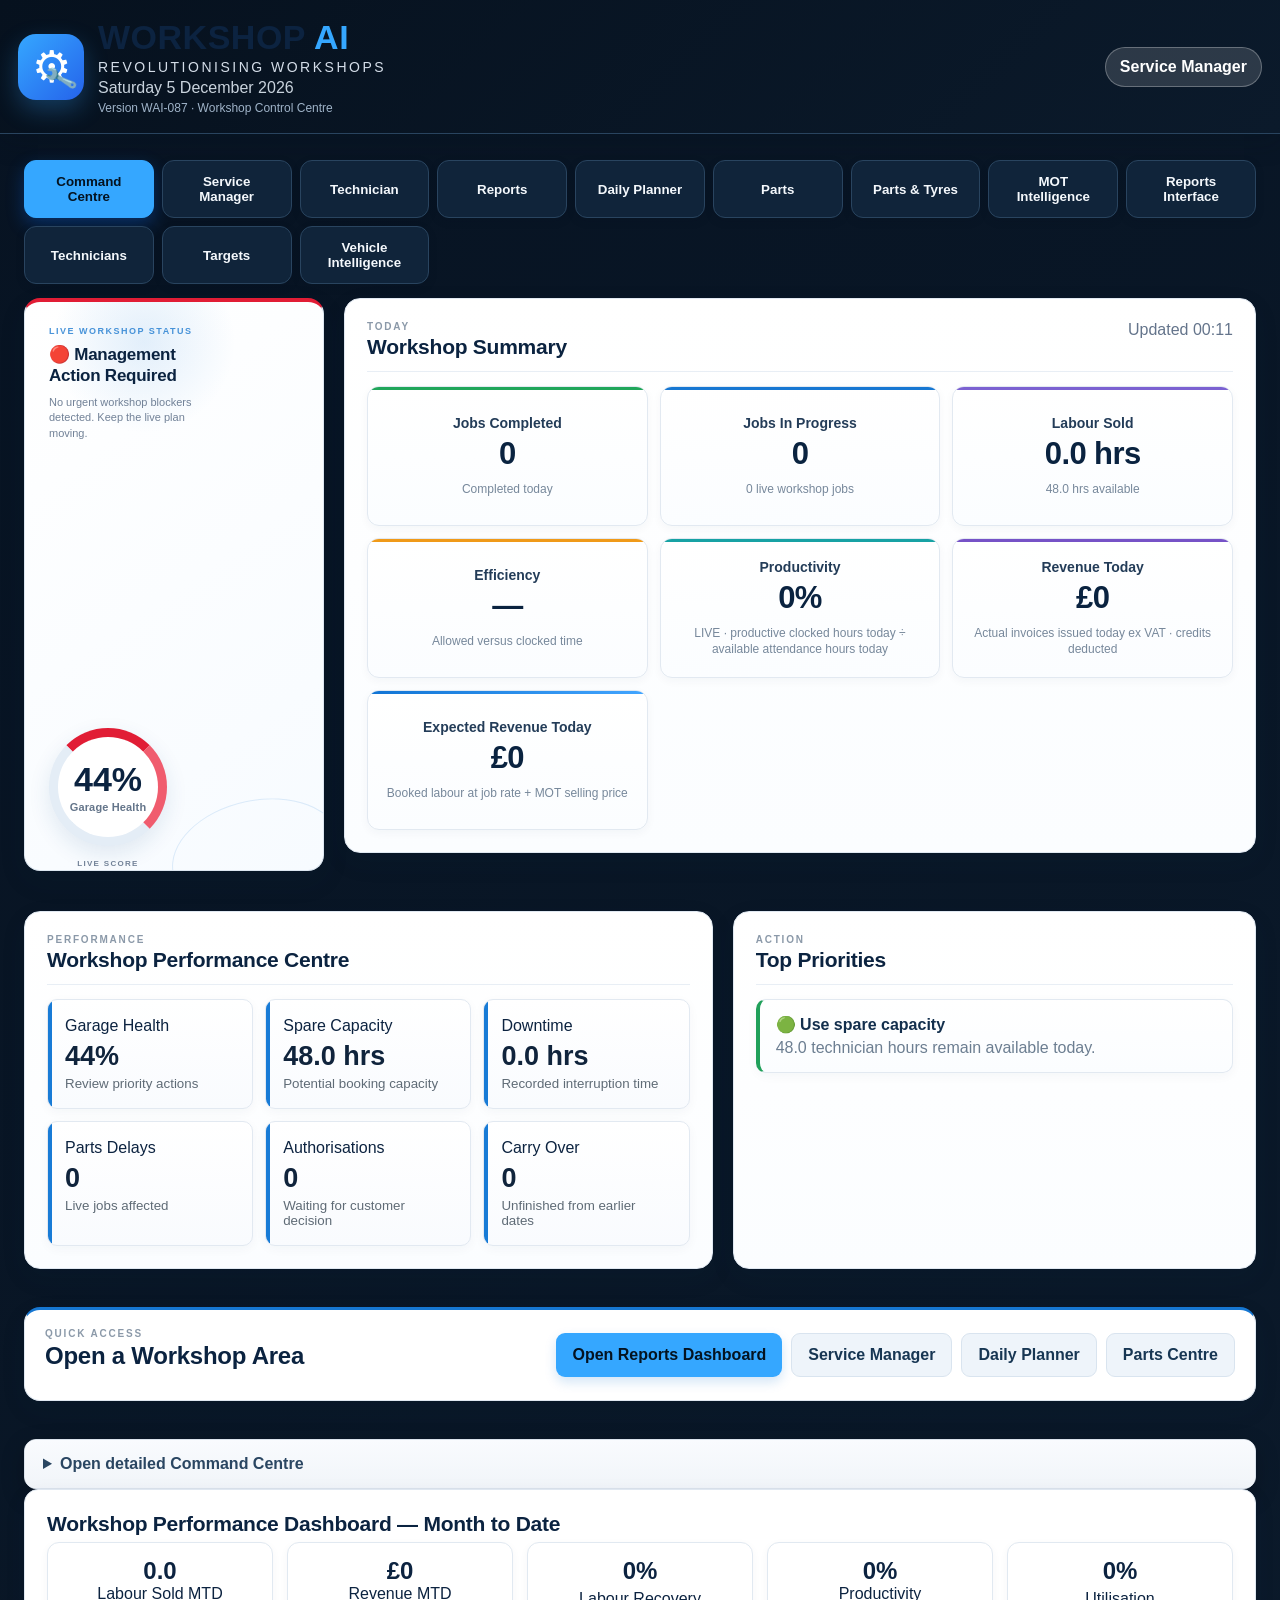
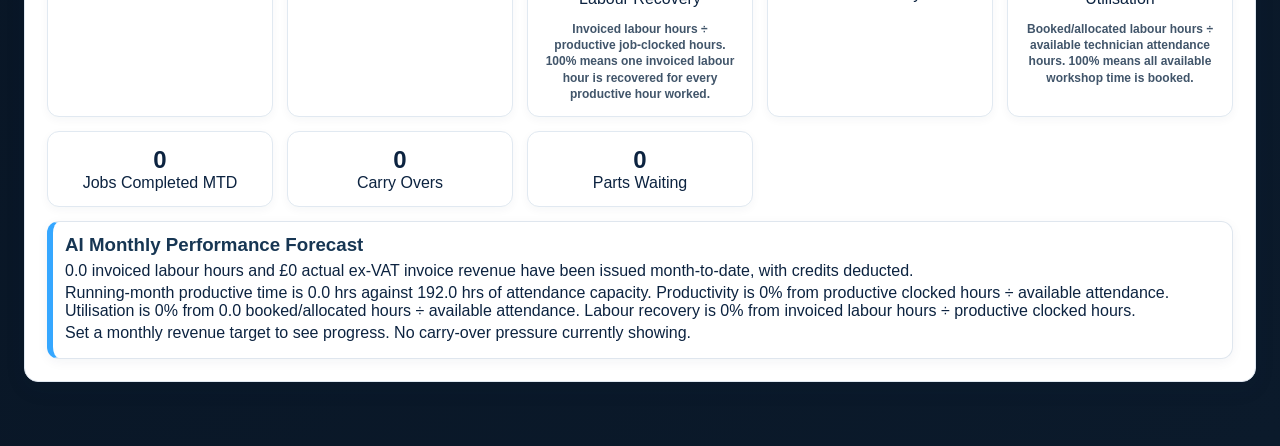
<file: index copy 2.html>
<!DOCTYPE html>
<html lang="en">
<head>
  <meta charset="UTF-8" />
  <meta name="viewport" content="width=device-width, initial-scale=1.0" />
  <title>Workshop AI OS — WAI-087 Workshop Control Centre</title>
  <link rel="stylesheet" href="style.css" />
</head>

<body>
<header class="app-header">
  <div class="brand-lockup">
    <div class="logo-mark" aria-hidden="true">
      <span class="gear">⚙</span>
      <span class="wrench">🔧</span>
    </div>
    <div>
      <h1><span>WORKSHOP</span> <strong>AI</strong></h1>
      <p class="tagline">Revolutionising workshops</p>
      <p id="todayDate"></p><p style="font-size:12px;color:#9fb3c8">Version WAI-087 · Workshop Control Centre</p>
    </div>
  </div>
  <div class="role-pill">Service Manager</div>
</header>

<main class="container">
  <nav class="tabs">
    <button class="tab active" data-screen="commandScreen">Command Centre</button>
    <button class="tab" data-screen="managerScreen">Service Manager</button>
    <button class="tab" data-screen="techScreen">Technician</button>
    <button class="tab" data-screen="reportsScreen">Reports</button>
    <button class="tab" data-screen="plannerScreen">Daily Planner</button>
    <button class="tab" data-screen="partsScreen">Parts</button>
    <button class="tab" data-screen="partsTyreIntelligenceScreen">Parts &amp; Tyres</button>
    <button class="tab" data-screen="motIntelligenceScreen">MOT Intelligence</button>
    <button class="tab" data-screen="reportsInterfaceScreen">Reports Interface</button>
    <button class="tab" data-screen="techniciansScreen">Technicians</button>
    <button class="tab" data-screen="targetsScreen">Targets</button>
    <button class="tab" data-screen="vehicleIntelligenceScreen">Vehicle Intelligence</button>
  </nav>

  <section id="commandScreen" class="screen active">
    <div id="wai80CommandCentre" class="wai80-command-centre">
      <section id="wai80StatusBanner" class="wai80-status-banner wai80-status-attention">
        <div>
          <span class="wai80-eyebrow">LIVE WORKSHOP STATUS</span>
          <h2 id="wai80StatusTitle">Loading workshop status…</h2>
          <p id="wai80StatusSummary">Reviewing jobs, capacity and workshop activity.</p>
        </div>
        <div class="wai80-health-ring">
          <strong id="wai80HealthValue">—</strong>
          <span>Garage Health</span>
        </div>
      </section>

      <section class="card wai80-panel">
        <div class="wai80-section-heading">
          <div><span class="wai80-eyebrow">TODAY</span><h2>Workshop Summary</h2></div>
          <span id="wai80LastUpdated" class="muted"></span>
        </div>
        <div id="wai80SummaryCards" class="wai80-kpi-grid"></div>
      </section>

      <div class="wai80-two-column">
        <section class="card wai80-panel">
          <div class="wai80-section-heading"><div><span class="wai80-eyebrow">PERFORMANCE</span><h2>Workshop Performance Centre</h2></div></div>
          <div id="wai80PerformanceCards" class="wai80-performance-grid"></div>
        </section>

        <section class="card wai80-panel wai80-actions-panel">
          <div class="wai80-section-heading"><div><span class="wai80-eyebrow">ACTION</span><h2>Top Priorities</h2></div></div>
          <div id="wai80PriorityActions" class="wai80-priority-list"></div>
        </section>
      </div>

      <section class="card wai80-quick-access">
        <div><span class="wai80-eyebrow">QUICK ACCESS</span><h2>Open a Workshop Area</h2></div>
        <div class="wai80-quick-buttons">
          <button class="primary" data-wai80-screen="reportsInterfaceScreen">Open Reports Dashboard</button>
          <button class="secondary" data-wai80-screen="managerScreen">Service Manager</button>
          <button class="secondary" data-wai80-screen="plannerScreen">Daily Planner</button>
          <button class="secondary" data-wai80-screen="partsScreen">Parts Centre</button>
        </div>
      </section>
    </div>

    <details class="wai80-existing-dashboard">
      <summary>Open detailed Command Centre</summary>
    <div class="hero">
      <div>
        <h2>Workshop AI Command Centre</h2>
        <p>Owner view: workshop health, live activity, KPIs and technician performance.</p>
      </div>
      <div id="healthScore" class="health-score"></div>
    </div>

    <div id="ownerStats" class="stats"></div>


    <div class="card coach-command-card">
      <h2>Workshop Coach</h2>
      <p class="muted">Your live decision briefing. It ranks the most important actions by impact using Garage Health, capacity, technician activity, downtime and job status.</p>
      <div id="workshopCoachMission" class="coach-list"></div>
      <div id="workshopCoachTabs" class="coach-tabs">
        <button class="gh-tab active" onclick="setWorkshopCoachMode('morning')">🌅 Morning</button>
        <button class="gh-tab" onclick="setWorkshopCoachMode('live')">⚡ Live</button>
        <button class="gh-tab" onclick="setWorkshopCoachMode('end')">🌙 End of Day</button>
      </div>
      <div id="workshopCoachPanel" class="coach-list"></div>
    </div>

    <div class="card">
      <h2>Workshop Capacity Intelligence</h2>
      <p class="muted">Shows how many technician hours are available, how much work is sold and whether the workshop can take more work today.</p>
      <div id="workshopCapacitySummary" class="stats"></div>
      <div id="workshopCapacityTechs" class="job-list"></div>
      <div id="workshopCapacityCoach" class="coach-list"></div>
    </div>

    <div class="card">
      <h2>Garage Health Breakdown</h2>
      <p class="muted">Click a KPI to understand what it means, why it is at the current value and what would improve it.</p>
      <div id="garageHealthBreakdown" class="job-list"></div>
    </div>

    <div class="card">
      <h2>Today’s Priority</h2>
      <div id="dailyPriorityBanner" class="coach-list"></div>
    </div>

    <div class="card">
      <h2>Today’s Live Activity</h2>
      <div id="liveActivity" class="timeline"></div>
    </div>

    <div class="card">
      <h2>AI Workshop Coach</h2>
      <div id="ownerCoach" class="coach-list"></div>
    </div>

    <div class="card">
      <h2>End of Day Briefing</h2>
      <pre id="endOfDayBriefing">No briefing yet.</pre>
      <button id="copyBriefing" class="secondary">Copy Briefing</button>
    </div>

    <div class="card">
      <h2>Morning Briefing / Action Required Today</h2>
      <pre id="morningBriefing">No morning briefing yet.</pre>
      <button id="copyMorningBriefing" class="secondary">Copy Morning Briefing</button>
    </div>

    <div class="card">
      <h2>Live Workshop Board</h2>
      <div id="ownerStatusBoard" class="board-grid"></div>
    </div>

    <div class="card">
      <h2>Technician League Table</h2>
      <div id="leagueTableOwner" class="table-wrap"></div>
    </div>

    <div class="card">
      <h2>Downtime Today / This Week</h2>
      <div id="ownerDowntimeReports" class="job-list"></div>
    </div>
    </details>
  </section>

  <section id="managerScreen" class="screen">
    <div id="servicePartsAlert" class="card service-parts-alert clear"></div>

    <div class="card">
      <h2>Load New Job</h2>
      <div class="grid">
        <label>Vehicle Registration / Reg Number *<input id="reg" placeholder="AB19 XYZ"></label>
        <label>Booking Date / Future Booking<input id="bookingDate" type="date"></label>
        <label>Customer Name<input id="customer" placeholder="Customer name"></label>
        <label>Telephone<input id="phone" placeholder="Telephone"></label>
        <label>Make<input id="make" placeholder="Ford / Audi / VW"></label>
        <label>Model<input id="model" placeholder="Fiesta / A4 / Golf"></label>
        <label>Mileage<input id="mileage" type="number" placeholder="Mileage"></label>

        <label>Job Type
          <select id="jobType">
            <option>Retail</option>
            <option>Warranty</option>
            <option>Internal</option>
          </select>
        </label>

        <label>Technician
          <select id="technician"></select>
        </label>

        <label>Labour Hours Allowed *<input id="hours" type="number" step="0.25" min="0" placeholder="2.5"></label>

        <label>Priority
          <select id="priority">
            <option>🟢 Routine</option><option>🟠 Today</option><option>🔴 Urgent</option>
          </select>
        </label>

        <label>MOT Add-on
          <select id="mot">
            <option>None</option><option>Full MOT</option><option>Retest</option><option>Pre-MOT Check</option>
          </select>
        </label>

        <label id="authBox">Retail Authorisation
          <select id="auth">
            <option>Awaiting Customer Approval</option><option>Approved</option><option>Declined</option>
          </select>
        </label>
      </div>

      <label>Work Required
        <textarea id="workRequired" placeholder="Example: Customer reports vibration under braking. Diagnose and advise."></textarea>
      </label>

      <label>Special Instructions — Service Manager Only
        <textarea id="specialInstructions" placeholder="Example: Customer waiting, do not wash, locking wheel nut in boot, phone before repairs."></textarea>
      </label>

      <button id="assignJob" class="primary">Assign Job</button>
    </div>

    <div class="card">
      <h2>Service Manager Daily Briefing</h2>
      <p class="muted">Morning actions and end-of-day summary are available here for the Service Manager.</p>
      <pre id="serviceManagerMorningBriefing">No morning briefing yet.</pre>
      <button id="copyServiceMorningBriefing" class="secondary">Copy Morning Briefing</button>
      <pre id="serviceManagerEndOfDayBriefing">No end-of-day briefing yet.</pre>
      <button id="copyServiceEndBriefing" class="secondary">Copy End of Day Briefing</button>
    </div>

    <div class="card">
      <h2>Future Bookings</h2>
      <p class="muted">Jobs can be loaded for days ahead. Select a date below to view or plan upcoming work.</p>
      <div class="grid">
        <label>View Booking Date
          <input id="futureBookingDate" type="date">
        </label>
        <label>Quick View
          <select id="futureQuickView">
            <option value="selected">Selected date</option>
            <option value="tomorrow">Tomorrow</option>
            <option value="7days">Next 7 days</option>
          </select>
        </label>
      </div>
      <div id="futureBookingsList" class="job-list"></div>
    </div>

    <div class="card">
      <h2>Service Manager Job Board</h2>
      <div id="managerJobs" class="job-list"></div>
    </div>

    <div class="card">
      <h2>Completed Technician Write-Ups</h2>
      <p class="muted">When a technician finishes and saves a job report, it automatically appears here for the Service Manager.</p>
      <div id="completedReportsInbox" class="job-list"></div>
    </div>

  </section>

  <section id="techScreen" class="screen">
    <div id="technicianPartsAlert" class="card service-parts-alert clear"></div>

    <div class="card">
      <h2>My Jobs</h2>
      <label>Select Technician
        <select id="techFilter"></select>
      </label>
      <div id="techJobs" class="job-list"></div>
    </div>
  </section>

  <section id="activeJobScreen" class="screen">
    <button id="backToJobs" class="secondary">← Back to Jobs</button>

    <div class="card">
      <h2 id="activeTitle">Active Job</h2>
      <p id="activeDetails" class="muted"></p>
      <div id="activeJobInfo" class="job-info-grid"></div>
      <div id="activeSpecialInstructions" class="special-instructions hidden"></div>
      <p class="hours-warning">Labour hours are set by the service manager only. Technician clocks start and finish time.</p>

      <div class="timer-box">
        <p><strong>Started:</strong> <span id="startedAt">Not started</span></p>
        <p><strong>Finished:</strong> <span id="finishedAt">Not finished</span></p>
        <p><strong>Actual Time:</strong> <span id="actualHours">0.00</span> hrs</p>
      </div>

      <div class="button-row">
        <button id="startTimer" class="secondary">▶ Start Job Timer</button>
        <button id="finishTimer" class="secondary">■ Finish Job Timer</button>
      </div>

      <div id="technicianMOTControls" class="mot-technician-controls hidden" aria-live="polite"></div>

      <div class="clockoff-panel">
        <h3>Technician Clock Off</h3>
        <p id="clockOffStatus" class="muted">Currently clocked on to job.</p>
        <div class="button-row activity-buttons">
          <button id="clockLunch" class="secondary">🍽 Lunch</button>
          <button id="clockBreak" class="secondary">☕ Break</button>
          <button id="clockCollecting" class="secondary">🚗 Collecting Vehicle</button>
          <button id="clockDelivering" class="secondary">🚙 Delivering Vehicle</button>
          <button id="clockHelping" class="secondary">🤝 Helping Technician</button>
          <button id="clockWaitingParts" class="secondary">📦 Waiting Parts</button>
          <button id="clockWaitingAuth" class="secondary">📞 Waiting Authorisation</button>
          <button id="clockAdditionalWork" class="secondary">🔧 Additional Work Found</button>
          <button id="clockRoadTest" class="secondary">🧪 Road Test</button>
          <button id="clockQualityCheck" class="secondary">✅ Quality Check</button>
          <button id="clockCleaning" class="secondary">🧹 Cleaning Vehicle</button>
          <button id="clockPaperwork" class="secondary">📝 Paperwork</button>
          <button id="clockTraining" class="secondary">🎓 Training</button>
          <button id="clockMaintenance" class="secondary">🔩 Workshop Maintenance</button>
          <button id="clockEquipment" class="secondary">⚠️ Equipment Issue</button>
          <button id="clockOther" class="secondary">❓ Other</button>
        </div>
        <button id="clockBackOn" class="primary">▶ Clock Back On To Job</button>
      </div>

      <label>Job Status
        <select id="status">
          <option>🔍 Diagnosing</option>
          <option>🔧 Repairing Vehicle</option>
          <option>🧪 MOT Testing</option>
          <option>⚠️ Additional Work Found</option>
          <option>🚗 Road Test</option>
          <option>🟢 Repair Complete</option>
          <option>✅ Ready for Collection</option>
        </select>
      </label>
    </div>

    <div class="card">
      <h2>Technician Report Sections</h2>
      <div class="voice-section"><label>Job Description<textarea id="complaint"></textarea></label><button class="voiceBtn secondary" data-target="complaint">🎤 Voice Job Description</button></div>
      <div class="voice-section"><label>Findings<textarea id="findings"></textarea></label><button class="voiceBtn secondary" data-target="findings">🎤 Voice Findings</button></div>
      <div class="voice-section"><label>Repair Carried Out<textarea id="repair"></textarea></label><button class="voiceBtn secondary" data-target="repair">🎤 Voice Repair</button></div>
      <div class="voice-section"><label>Parts Used / Required<textarea id="parts"></textarea></label><button class="voiceBtn secondary" data-target="parts">🎤 Voice Parts</button></div>
      <div class="voice-section"><label>Advisories<textarea id="advisories"></textarea></label><button class="voiceBtn secondary" data-target="advisories">🎤 Voice Advisories</button></div>
      <label>Photos<input id="photos" type="file" accept="image/*" multiple></label>
      <button id="saveActiveJob" class="primary">Save Job & Generate Report</button>
    </div>

    <div class="card">
      <h2>Parts</h2>
      <div class="grid">
        <label>Part Description
          <input id="partDescription" placeholder="Example: Front brake discs">
        </label>
        <label>Quantity
          <input id="partQty" type="number" min="1" step="1" value="1">
        </label>
        <label>Priority
          <select id="partPriority">
            <option>Urgent</option>
            <option>Today</option>
            <option>Tomorrow</option>
            <option>Routine</option>
          </select>
        </label>
        <label>Supplier / Note
          <input id="partSupplier" placeholder="Example: TPS / ECP / Dealer">
        </label>
      </div>
      <button id="submitPartsRequest" class="primary">Add Part Request</button>
      <h3>Parts Status</h3>
      <div id="technicianPartsStatus" class="job-list"></div>
    </div>

    <div class="card">
      <h2>Job Comments / Updates</h2>
      <label>Add Comment<textarea id="jobComment" placeholder="Example: Customer approved additional work."></textarea></label>
      <button id="addComment" class="primary">Add Comment to Timeline</button>
    </div>

    <div class="card">
      <h2>Job Timeline</h2>
      <div id="jobTimeline" class="timeline"></div>
    </div>

    <div class="card">
      <h2>Generated Report</h2>
      <pre id="generatedReport">No report generated yet.</pre>
      <button id="copyReport" class="secondary">Copy Report</button>
    </div>
  </section>

  <section id="reportsScreen" class="screen">
    <div class="card">
      <div class="scorecard-heading">
        <div>
          <h2>Workshop KPI Scorecard</h2>
          <p class="muted">See whether the workshop is on track for the selected period.</p>
        </div>
        <label class="scorecard-period">View
          <select id="kpiPeriod">
            <option value="today">Today</option>
            <option value="mtd" selected>Month to Date</option>
            <option value="ytd">Year to Date</option>
          </select>
        </label>
      </div>
      <div id="kpiScorecard" class="job-list"></div>
    </div>
    <div class="card"><h2>Technician League Table</h2><div id="leagueTable" class="table-wrap"></div></div>
    <div class="card"><h2>Live Workshop Board</h2><div id="statusBoard" class="board-grid"></div></div>
    <div class="card"><h2>Technician Workload</h2><div id="workload"></div></div>
    <div class="card"><h2>Downtime Reports</h2><div id="downtimeReports" class="job-list"></div></div>
  </section>



  <section id="plannerScreen" class="screen">
    <div class="card">
      <h2>Daily Workshop Planner</h2>
      <p class="muted">Shows today's booked jobs, hours allocated, technician capacity and workload balance.</p>
      <div class="grid">
        <label>Planner Date
          <input id="plannerDate" type="date">
        </label>
        <label>Technician Daily Capacity Hours
          <input id="dailyTechCapacity" type="number" step="0.25" value="8">
        </label>
      </div>
      <button id="savePlannerSettings" class="primary">Update Planner</button>
    </div>


    <div class="card">
      <h2>Technician Availability Planner</h2>
      <p class="muted">Load holidays, sickness, training, half days, overtime or other availability weeks and months in advance. Capacity updates automatically for each selected date.</p>

      <div class="grid">
        <label>Technician
          <select id="availabilityTechnician"></select>
        </label>
        <label>Start Date
          <input id="availabilityStartDate" type="date">
        </label>
        <label>End Date
          <input id="availabilityEndDate" type="date">
        </label>
        <label>Availability Status
          <select id="availabilityStatus">
            <option value="Working">Working</option>
            <option value="Holiday">Holiday</option>
            <option value="Sick">Sick</option>
            <option value="Training">Training</option>
            <option value="Half Day">Half Day</option>
            <option value="Overtime">Overtime</option>
            <option value="Not Scheduled">Not Scheduled</option>
          </select>
        </label>
        <label>Available Hours Per Day
          <input id="availabilityHours" type="number" min="0" step="0.25" value="8">
        </label>
        <label>Note
          <input id="availabilityNote" placeholder="Example: Annual leave">
        </label>
      </div>

      <div class="button-row">
        <button id="saveAvailabilityRange" class="primary">Save Availability</button>
        <button id="clearAvailabilityRange" class="secondary">Return to Default Hours</button>
      </div>
    </div>

    <div class="card">
      <h2>Selected Date Availability</h2>
      <p class="muted">Shows who is working, who is unavailable, and the capacity used by the Daily Workshop Planner.</p>
      <div id="availabilityDaySummary" class="stats"></div>
      <div id="availabilityDayList" class="job-list"></div>
    </div>

    <div class="card">
      <h2>Today's Workshop Summary</h2>
      <div id="plannerSummary" class="stats"></div>
    </div>

    <div class="card">
      <h2>Upcoming Workload</h2>
      <div id="upcomingWorkload" class="job-list"></div>
    </div>

    <div class="card">
      <h2>Technician Capacity Planner</h2>
      <div id="plannerTechnicians" class="job-list"></div>
    </div>

    <div class="card">
      <h2>AI Planner Suggestions</h2>
      <div id="plannerSuggestions" class="coach-list"></div>
    </div>

    <div class="card">
      <h2>Jobs For Selected Day</h2>
      <div id="plannerJobs" class="job-list"></div>
    </div>
  </section>


  <section id="partsScreen" class="screen">
    <div class="card">
      <h2>Parts Management</h2>
      <p class="muted">Live parts workflow from technician request through ordering, delivery and fitting. Supplier details remain attached to the part permanently.</p>
      <div id="partsManagementStats" class="stats"></div>
    </div>

    <div id="partsOrderFormCard" class="card hidden">
      <h2>Order Parts</h2>
      <p id="partsOrderContext" class="muted">Select a requested part to order.</p>
      <input id="partsOrderJobId" type="hidden">
      <input id="partsOrderPartId" type="hidden">
      <div class="grid">
        <label>Supplier / Ordered From *
          <select id="partsOrderSupplier">
            <option value="">Select supplier</option>
            <option>TPS</option>
            <option>Euro Car Parts</option>
            <option>GSF</option>
            <option>Main Dealer</option>
            <option>Auto Factors</option>
            <option>eBay</option>
            <option>Amazon</option>
            <option value="Other">Other</option>
          </select>
        </label>
        <label>Other Supplier
          <input id="partsOrderSupplierOther" placeholder="Enter supplier name">
        </label>
        <label>Part Number *
          <input id="partsOrderPartNumber" placeholder="Example: Front brake pads">
        </label>
        <label>Part Description *
          <input id="partsOrderDescription" placeholder="Example: Air Filter" autocomplete="off" required>
        </label>
        <label>Order Number
          <input id="partsOrderReference" placeholder="Supplier order number">
        </label>
        <label>Cost £
          <input id="partsOrderCost" type="number" min="0" step="0.01" placeholder="0.00">
        </label>
        <label>Expected Delivery
          <input id="partsOrderExpected" type="date">
        </label>
        <label>Ordered By
          <input id="partsOrderBy" placeholder="Service Manager name">
        </label>
        <label>Order Status
          <select id="partsOrderStatus">
            <option value="Ordered">Ordered</option>
            <option value="Back Order">Back Order</option>
          </select>
        </label>
      </div>
      <label>Order Notes
        <textarea id="partsOrderNotes" placeholder="Delivery details, branch, special order information or anything the technician needs to know."></textarea>
      </label>
      <div class="button-row">
        <button id="savePartsOrder" type="button" class="primary">Save Parts Order</button>
        <button id="cancelPartsOrder" class="secondary">Cancel</button>
      </div>
    </div>

    <div class="card">
      <h2>Parts Requested</h2>
      <p class="muted">Technician requests waiting for the Service Manager to place an order.</p>
      <div id="partsRequestedQueue" class="job-list"></div>
    </div>

    <div class="card">
      <h2>Parts Ordered / Back Order</h2>
      <div id="partsManagementQueue" class="job-list"></div>
    </div>

    <div class="card">
      <h2>Parts Delivered</h2>
      <p class="muted">Delivered parts waiting to be fitted by the technician.</p>
      <div id="partsDeliveredQueue" class="job-list"></div>
    </div>

    <div class="card">
      <h2>Completed Parts History</h2>
      <p class="muted">Search by vehicle registration to view completed and fitted parts history.</p>
      <div class="grid">
        <label>Vehicle Registration
          <input id="partsHistoryRegSearch" placeholder="Example: AB19 XYZ">
        </label>
      </div>
      <div class="button-row">
        <button id="partsHistorySearchBtn" class="primary">Search Parts History</button>
        <button id="partsHistoryClearBtn" class="secondary">Clear Search</button>
      </div>
      <div id="partsCompletedQueue" class="job-list"></div>
    </div>

    <div class="card">
      <h2>Supplier Performance</h2>
      <div id="partsSupplierPerformance" class="job-list"></div>
    </div>
  </section>


  <section id="reportsInterfaceScreen" class="screen">
    <div class="card">
      <h2>Workshop Intelligence</h2>
      <p class="muted">Select a report and time period to review workshop and technician performance. All reports read the same live Workshop AI records.</p>

      <div class="grid">
        <label>Report Period
          <select id="intelligencePeriod">
            <option value="today">Today</option>
            <option value="week">This Week</option>
            <option value="month" selected>This Month</option>
            <option value="previousMonth">Previous Month</option>
            <option value="ytd">Year to Date</option>
            <option value="custom">Custom Date Range</option>
          </select>
        </label>

        <label>Technician
          <select id="intelligenceTechnician">
            <option value="All">All Technicians</option>
          </select>
        </label>

        <label>Custom Start Date
          <input id="intelligenceStartDate" type="date">
        </label>

        <label>Custom End Date
          <input id="intelligenceEndDate" type="date">
        </label>
      </div>

      <div class="grid intelligence-extra-filters">
        <label>Compare Against
          <select id="intelligenceComparison">
            <option value="none">No comparison</option>
            <option value="previousPeriod">Previous equivalent period</option>
            <option value="previousMonth">Previous month</option>
            <option value="lastYear">Same period last year</option>
          </select>
        </label>

        <label>Search Reports
          <input id="intelligenceReportSearch" placeholder="Example: downtime, parts, revenue">
        </label>
      </div>

      <div class="button-row">
        <button id="refreshWorkshopIntelligence" class="primary">Refresh Workshop Intelligence</button>
        <button id="printWorkshopIntelligence" class="secondary">Print / Save PDF</button>
        <button id="exportWorkshopIntelligenceExcel" class="secondary">Export to Excel</button>
      </div>
    </div>

    <div class="card">
      <h2>Favourite Reports</h2>
      <p class="muted">Star the reports you use most. Favourites stay saved on this device.</p>
      <div id="workshopIntelligenceFavourites" class="job-list"></div>
    </div>

    <div class="card">
      <h2>Reports Available</h2>
      <p class="muted">Reports are grouped into clear management categories. Choose one to open it.</p>
      <div id="workshopIntelligenceCategories" class="intelligence-categories"></div>
      <div id="workshopIntelligenceReportList" class="job-list"></div>
    </div>

    <div id="workshopIntelligencePrintable" class="card">
      <div class="intelligence-report-heading">
        <div>
          <h2 id="workshopIntelligenceTitle">Workshop Performance</h2>
          <p id="workshopIntelligencePeriodLabel" class="muted"></p>
        </div>
        <button id="toggleFavouriteWorkshopIntelligence" class="secondary intelligence-favourite-button">☆ Favourite</button>
      </div>
      <div id="workshopIntelligenceComparison" class="coach-list"></div>
      <div id="workshopIntelligenceSummary" class="stats"></div>
      <div id="workshopIntelligenceInsight" class="coach-list"></div>
      <div id="workshopIntelligenceOutput" class="job-list"></div>
    </div>

    <div class="card">
      <h2>Completed Write-Ups</h2>
      <div id="reportsCompletedWriteups" class="job-list"></div>
    </div>
  </section>


  <section id="techniciansScreen" class="screen">
    <div class="card">
      <h2>Technician Setup</h2>
      <p class="muted">Add or remove technicians. These names are used throughout job allocation, technician screens, workload reports and league tables.</p>
      <div class="grid">
        <label>New Technician Name
          <input id="newTechnicianName" placeholder="Example: Sarah">
        </label>
        <label>Role / Note
          <input id="newTechnicianNote" placeholder="Example: MOT tester / Diagnostic tech">
        </label>
      </div>
      <button id="addTechnicianBtn" class="primary">Add Technician</button>
    </div>

    <div class="card">
      <h2>Current Technicians</h2>
      <div id="technicianSetupList" class="job-list"></div>
    </div>
  </section>

  <section id="targetsScreen" class="screen targets-control-centre">
    <div class="card targets-hero">
      <div>
        <div class="targets-eyebrow">WORKSHOP PLANNING</div>
        <h2>🎯 Workshop Control Centre</h2>
        <p class="muted">Set realistic monthly targets, review projected labour revenue and keep every Workshop AI dashboard aligned.</p>
      </div>
      <div class="targets-hero-actions">
        <button id="copyPreviousTargets" class="secondary">Copy Previous Month</button>
        <button id="resetTargetsDraft" class="secondary">Reset Draft</button>
      </div>
    </div>

    <div id="targetsHeadlinePreview" class="targets-headline-grid"></div>

    <div class="targets-layout">
      <div class="targets-main-column">
        <div class="card targets-module">
          <div class="targets-module-heading"><span class="targets-icon">⚙️</span><div><h2>Capacity & Performance</h2><p class="muted">Define the workshop capacity and the standards the team is working towards.</p></div></div>
          <div class="grid targets-form-grid">
            <label>Workshop Hours Available This Month<input id="targetAvailableHours" type="number" step="0.25"></label>
            <label>Productivity Target %<input id="targetProductivity" type="number" step="1" placeholder="90"></label>
            <label>Utilisation Target %<input id="targetUtilisation" type="number" step="1" placeholder="95"></label>
            <label>Workshop Efficiency Target %<input id="targetEfficiency" type="number" step="1" placeholder="95"></label>
            <label>Labour Recovery Target %<input id="targetLabourRecovery" type="number" step="1" placeholder="90"></label>
          </div>
        </div>

        <div class="card targets-module">
          <div class="targets-module-heading"><span class="targets-icon">💷</span><div><h2>Labour Rates</h2><p class="muted">Rates are used throughout Revenue Watch, reports and workshop forecasts.</p></div></div>
          <div class="grid targets-form-grid">
            <label>Rates Effective From<input id="targetRateEffectiveDate" type="date"></label>
            <label class="rate-retail">Retail Labour Rate £/hr<input id="targetRetailRate" type="number" step="0.01" placeholder="70"></label>
            <label class="rate-warranty">Warranty Labour Rate £/hr<input id="targetWarrantyRate" type="number" step="0.01" placeholder="70"></label>
            <label class="rate-internal">Internal Labour Rate £/hr<input id="targetInternalRate" type="number" step="0.01" placeholder="45"></label>
          </div>
        </div>

        <div class="card targets-module">
          <div class="targets-module-heading"><span class="targets-icon">🕒</span><div><h2>Monthly Labour Targets</h2><p class="muted">Set the planned mix of retail, internal and warranty hours.</p></div></div>
          <div class="grid targets-form-grid">
            <label>Retail Hours Target<input id="targetRetailHours" type="number" step="0.25"></label>
            <label>Internal Hours Target<input id="targetInternalHours" type="number" step="0.25"></label>
            <label>Warranty Hours Target<input id="targetWarrantyHours" type="number" step="0.25"></label>
            <label>Internal Cars Completed Target<input id="targetInternalCars" type="number" step="1"></label>
          </div>
          <div id="labourProjectionPreview" class="target-projection-strip"></div>
        </div>

        <div class="card targets-module">
          <div class="targets-module-heading"><span class="targets-icon">📈</span><div><h2>Revenue Targets</h2><p class="muted">Enter management goals or use the live labour projections as a guide.</p></div></div>
          <div class="grid targets-form-grid">
            <label>Monthly Labour Revenue Target £<input id="targetMonthlyRevenue" type="number" step="0.01"></label>
            <label>Retail Revenue Target £<input id="targetRetailRevenue" type="number" step="0.01"></label>
            <label>Warranty Revenue Target £<input id="targetWarrantyRevenue" type="number" step="0.01"></label>
            <label>Internal Revenue Target £<input id="targetInternalRevenue" type="number" step="0.01"></label>
          </div>
        </div>

        <div class="card targets-module">
          <div class="targets-module-heading"><span class="targets-icon">🚗</span><div><h2>MOT & Operational Targets</h2><p class="muted">Keep MOT performance, carry-over and downtime expectations visible.</p></div></div>
          <div class="grid targets-form-grid">
            <label>Monthly MOT Target<input id="targetMOTs" type="number" step="1"></label>
            <label>MOT Pass Target %<input id="targetMOTPass" type="number" step="1" placeholder="75"></label>
            <label>Carry-over Target<input id="targetCarryOver" type="number" step="1" placeholder="0"></label>
            <label>Downtime Target Hours<input id="targetDowntime" type="number" step="0.25"></label>
          </div>
        </div>
      </div>

      <aside class="targets-side-column">
        <div class="card targets-review-card">
          <div class="targets-module-heading"><span class="targets-icon">🤖</span><div><h2>Workshop AI Review</h2><p class="muted">Live review of the values currently entered.</p></div></div>
          <div id="targetsAiReview" class="targets-review-list"></div>
        </div>

        <div class="card targets-preview-card">
          <h2>Live Monthly Preview</h2>
          <p class="muted">Updates immediately as targets are changed.</p>
          <div id="kpiTargetsPreview" class="targets-preview-grid"></div>
        </div>
      </aside>
    </div>

    <div class="card targets-save-panel">
      <div><h2>Ready to update the workshop?</h2><p class="muted">Saved settings feed Command Centre, Revenue Watch, Garage Health, Reports, Performance and MOT Intelligence.</p></div>
      <button id="saveTargets" class="primary targets-save-button">💾 Save Workshop Settings</button>
    </div>
  </section>

  <section id="vehicleIntelligenceScreen" class="screen">
    <div class="card">
      <h2>Vehicle Intelligence</h2>
      <p class="muted">Search any registration, customer, telephone number, technician, job number, repair, advisory or part. Completed jobs stay in history with the full timeline.</p>
      <div class="grid">
        <label>Search Vehicle / Customer / Job
          <input id="vehicleHistorySearch" placeholder="Example: AB19 XYZ, Smith, brake discs, Jake">
        </label>
        <label>Quick Filter
          <select id="vehicleHistoryQuickFilter">
            <option value="all">All matching jobs</option>
            <option value="completed">Completed / ready jobs</option>
            <option value="open">Open / active jobs</option>
            <option value="parts">Awaiting parts</option>
            <option value="approval">Awaiting customer approval</option>
          </select>
        </label>
      </div>
      <button id="vehicleHistorySearchBtn" class="primary">Search Vehicle Intelligence</button>
    </div>

    <div class="card">
      <h2>Vehicle Intelligence Summary</h2>
      <div id="vehicleIntelligenceStats" class="stats"></div>
    </div>

    <div class="card">
      <h2>Vehicle / Job History</h2>
      <div id="vehicleIntelligenceResults" class="job-list"></div>
    </div>
  </section>

  <section id="motIntelligenceScreen" class="screen">
    <div class="hero mot-hero">
      <div>
        <span class="wai80-eyebrow">WAI-085.1</span>
        <h2>MOT Intelligence</h2>
        <p>Live MOT workflow, advisory opportunities, retests and workshop-board integration.</p>
      </div>
      <button class="primary mot-new-booking" onclick="show('managerScreen')">＋ New MOT Booking</button>
    </div>

    <div class="card">
      <h2>MOT Command Centre</h2>
      <div id="motKpiCards" class="stats"></div>
    </div>

    <div class="card">
      <div class="mot-heading-row">
        <div><h2>Live MOT Board</h2><p class="muted">Every job with an MOT add-on appears automatically. Updating its MOT stage also updates the Live Workshop Board.</p></div>
        <label class="mot-filter">View
          <select id="motBoardFilter" onchange="renderMOTIntelligence()">
            <option value="live">Live / Current</option>
            <option value="today">Booked Today</option>
            <option value="all">All MOT History</option>
          </select>
        </label>
      </div>
      <div id="motLiveBoard" class="mot-board"></div>
    </div>

    <div class="mot-two-column">
      <div class="card">
        <h2>MOT Opportunity Board</h2>
        <div id="motOpportunityStats" class="stats"></div>
        <div id="motOpportunityList" class="job-list"></div>
      </div>
      <div class="card">
        <h2>AI MOT Coach</h2>
        <div id="motCoach" class="coach-list"></div>
      </div>
    </div>

    <div class="card">
      <h2>MOT Performance</h2>
      <div id="motPerformance" class="job-list"></div>
    </div>
  </section>

  <section id="partsTyreIntelligenceScreen" class="screen">
    <div class="card wai085-hero">
      <div>
        <p class="wai085-eyebrow">WAI-085 · LIVE OPERATIONAL CONTROL</p>
        <h2>Parts &amp; Tyre Intelligence</h2>
        <p class="muted">See exactly which vehicles need parts or tyres ordering, what is still awaiting delivery, and what arrived today. Outstanding requests carry forward; delivered-today counters reset automatically the next day.</p>
      </div>
      <button id="wai085Refresh" class="secondary">Refresh Live Board</button>
    </div>
    <div id="wai085Stats" class="stats"></div>
    <div id="wai085Coach" class="card"></div>
    <div class="wai085-grid">
      <div class="card">
        <h2>📦 Parts Still Outstanding</h2>
        <p class="muted">Requested, ordered, back-ordered or affected by a delivery issue. These remain until they arrive.</p>
        <div id="wai085PartsOutstanding" class="job-list"></div>
      </div>
      <div class="card">
        <h2>🛞 Tyres Still Outstanding</h2>
        <p class="muted">Tyres needing ordering or still awaiting delivery. These remain until delivery is confirmed.</p>
        <div id="wai085TyresOutstanding" class="job-list"></div>
      </div>
    </div>
    <div class="wai085-grid">
      <div class="card">
        <h2>✅ Parts Delivered Today</h2>
        <p class="muted">Today’s arrivals only. This counter returns to zero tomorrow.</p>
        <div id="wai085PartsDeliveredToday" class="job-list"></div>
      </div>
      <div class="card">
        <h2>✅ Tyres Delivered Today</h2>
        <p class="muted">Today’s tyre arrivals only. This counter returns to zero tomorrow.</p>
        <div id="wai085TyresDeliveredToday" class="job-list"></div>
      </div>
    </div>
  </section>

</main>

<div id="modal" class="modal hidden">
  <div class="modal-card">
    <button id="closeModal" class="modal-close">×</button>
    <h2 id="modalTitle">Timeline</h2>
    <div id="modalTimeline" class="timeline"></div>
  </div>
</div>
<script src="script.js"></script>
<script src="unified-capacity-engine.js"></script>
<script src="coach-fix.js"></script>
<script src="garage-health-fix.js"></script>
<script src="vehicle-intelligence-fix.js"></script>
<script src="performance-dashboard.js"></script>
<script src="reports-intelligence.js"></script>
<script src="tyres.js"></script>
<script src="mot-intelligence.js"></script>
<script src="parts-tyre-intelligence.js"></script>
<script src="technician-league-intelligence-wai092.js"></script>
<script src="wai0922-workflow.js"></script>
</body>
</html>
</file>
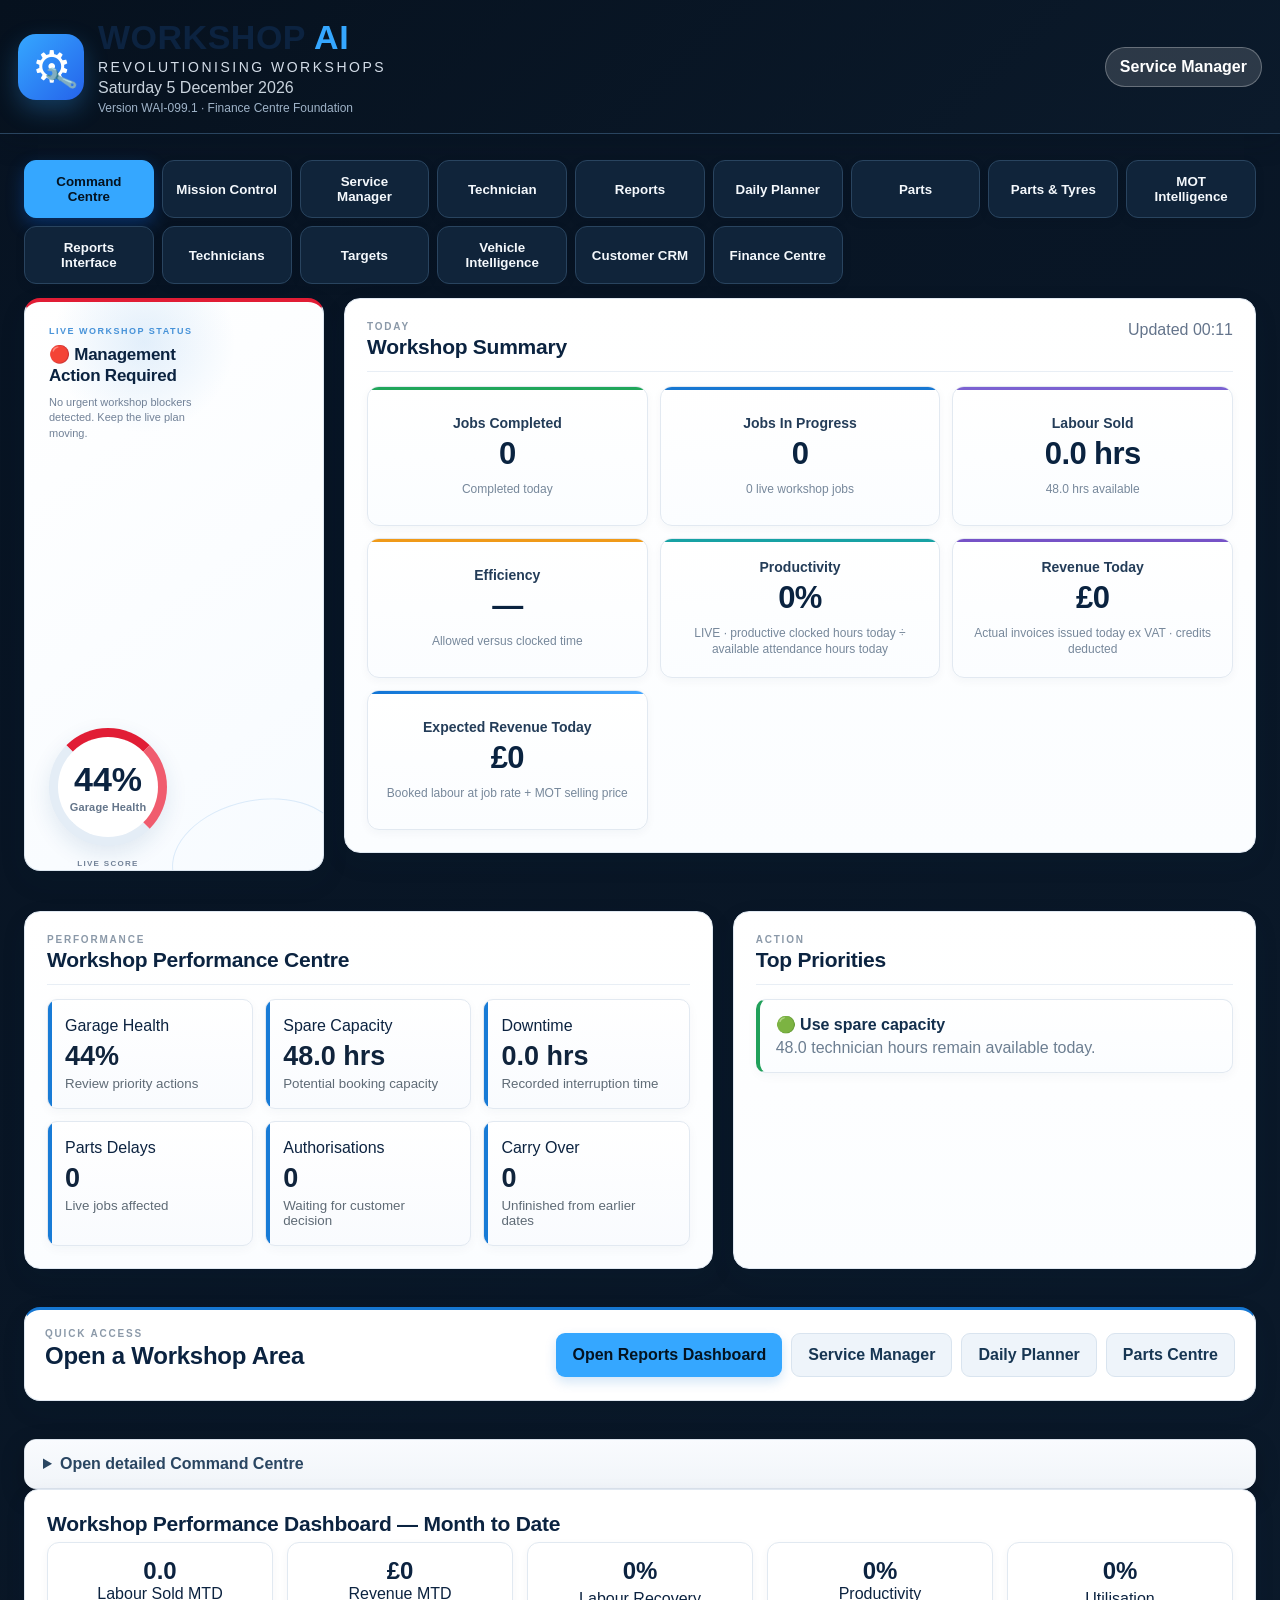
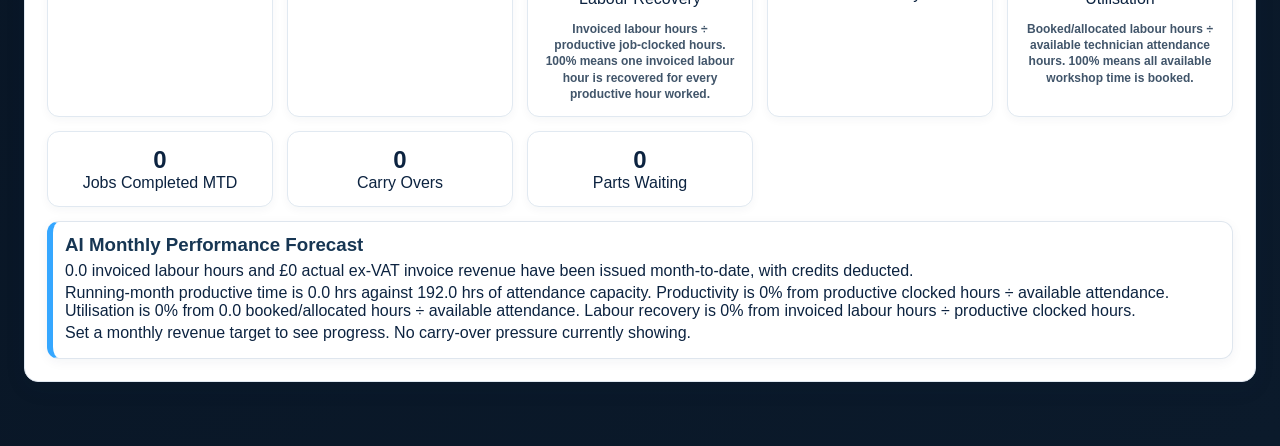
<file: index copy 3.html>
<!DOCTYPE html>
<html lang="en">
<head>
  <meta charset="UTF-8" />
  <meta name="viewport" content="width=device-width, initial-scale=1.0" />
  <title>Workshop AI OS — WAI-099.1 Finance Centre</title>
  <link rel="stylesheet" href="style.css" />
  <link rel="stylesheet" href="wai093-vhc.css">
  <link rel="stylesheet" href="wai094-intelligence.css">
  <link rel="stylesheet" href="wai095-workshop-intelligence.css">
  <link rel="stylesheet" href="wai096-crm.css">
  <link rel="stylesheet" href="finance-centre.css">
</head>

<body>
<header class="app-header">
  <div class="brand-lockup">
    <div class="logo-mark" aria-hidden="true">
      <span class="gear">⚙</span>
      <span class="wrench">🔧</span>
    </div>
    <div>
      <h1><span>WORKSHOP</span> <strong>AI</strong></h1>
      <p class="tagline">Revolutionising workshops</p>
      <p id="todayDate"></p><p style="font-size:12px;color:#9fb3c8">Version WAI-099.1 · Finance Centre Foundation</p>
    </div>
  </div>
  <div class="role-pill">Service Manager</div>
</header>

<main class="container">
  <nav class="tabs">
    <button class="tab active" data-screen="commandScreen">Command Centre</button>
    <button class="tab" data-screen="managerScreen">Service Manager</button>
    <button class="tab" data-screen="techScreen">Technician</button>
    <button class="tab" data-screen="reportsScreen">Reports</button>
    <button class="tab" data-screen="plannerScreen">Daily Planner</button>
    <button class="tab" data-screen="partsScreen">Parts</button>
    <button class="tab" data-screen="partsTyreIntelligenceScreen">Parts &amp; Tyres</button>
    <button class="tab" data-screen="motIntelligenceScreen">MOT Intelligence</button>
    <button class="tab" data-screen="reportsInterfaceScreen">Reports Interface</button>
    <button class="tab" data-screen="techniciansScreen">Technicians</button>
    <button class="tab" data-screen="targetsScreen">Targets</button>
    <button class="tab" data-screen="vehicleIntelligenceScreen">Vehicle Intelligence</button>
    <button class="tab" data-screen="crmScreen">Customer CRM</button>
    <button class="tab" data-screen="financeCentreScreen">Finance Centre</button>
  </nav>

  <section id="commandScreen" class="screen active">
    <div id="wai80CommandCentre" class="wai80-command-centre">
      <section id="wai80StatusBanner" class="wai80-status-banner wai80-status-attention">
        <div>
          <span class="wai80-eyebrow">LIVE WORKSHOP STATUS</span>
          <h2 id="wai80StatusTitle">Loading workshop status…</h2>
          <p id="wai80StatusSummary">Reviewing jobs, capacity and workshop activity.</p>
        </div>
        <div class="wai80-health-ring">
          <strong id="wai80HealthValue">—</strong>
          <span>Garage Health</span>
        </div>
      </section>

      <section class="card wai80-panel">
        <div class="wai80-section-heading">
          <div><span class="wai80-eyebrow">TODAY</span><h2>Workshop Summary</h2></div>
          <span id="wai80LastUpdated" class="muted"></span>
        </div>
        <div id="wai80SummaryCards" class="wai80-kpi-grid"></div>
      </section>

      <div class="wai80-two-column">
        <section class="card wai80-panel">
          <div class="wai80-section-heading"><div><span class="wai80-eyebrow">PERFORMANCE</span><h2>Workshop Performance Centre</h2></div></div>
          <div id="wai80PerformanceCards" class="wai80-performance-grid"></div>
        </section>

        <section class="card wai80-panel wai80-actions-panel">
          <div class="wai80-section-heading"><div><span class="wai80-eyebrow">ACTION</span><h2>Top Priorities</h2></div></div>
          <div id="wai80PriorityActions" class="wai80-priority-list"></div>
        </section>
      </div>

      <section class="card wai80-quick-access">
        <div><span class="wai80-eyebrow">QUICK ACCESS</span><h2>Open a Workshop Area</h2></div>
        <div class="wai80-quick-buttons">
          <button class="primary" data-wai80-screen="reportsInterfaceScreen">Open Reports Dashboard</button>
          <button class="secondary" data-wai80-screen="managerScreen">Service Manager</button>
          <button class="secondary" data-wai80-screen="plannerScreen">Daily Planner</button>
          <button class="secondary" data-wai80-screen="partsScreen">Parts Centre</button>
        </div>
      </section>
    </div>

    <details class="wai80-existing-dashboard">
      <summary>Open detailed Command Centre</summary>
    <div class="hero">
      <div>
        <h2>Workshop AI Command Centre</h2>
        <p>Owner view: workshop health, live activity, KPIs and technician performance.</p>
      </div>
      <div id="healthScore" class="health-score"></div>
    </div>

    <div id="ownerStats" class="stats"></div>


    <div class="card coach-command-card">
      <h2>Workshop Coach</h2>
      <p class="muted">Your live decision briefing. It ranks the most important actions by impact using Garage Health, capacity, technician activity, downtime and job status.</p>
      <div id="workshopCoachMission" class="coach-list"></div>
      <div id="workshopCoachTabs" class="coach-tabs">
        <button class="gh-tab active" onclick="setWorkshopCoachMode('morning')">🌅 Morning</button>
        <button class="gh-tab" onclick="setWorkshopCoachMode('live')">⚡ Live</button>
        <button class="gh-tab" onclick="setWorkshopCoachMode('end')">🌙 End of Day</button>
      </div>
      <div id="workshopCoachPanel" class="coach-list"></div>
    </div>

    <div class="card">
      <h2>Workshop Capacity Intelligence</h2>
      <p class="muted">Shows how many technician hours are available, how much work is sold and whether the workshop can take more work today.</p>
      <div id="workshopCapacitySummary" class="stats"></div>
      <div id="workshopCapacityTechs" class="job-list"></div>
      <div id="workshopCapacityCoach" class="coach-list"></div>
    </div>

    <div class="card">
      <h2>Garage Health Breakdown</h2>
      <p class="muted">Click a KPI to understand what it means, why it is at the current value and what would improve it.</p>
      <div id="garageHealthBreakdown" class="job-list"></div>
    </div>

    <div class="card">
      <h2>Today’s Priority</h2>
      <div id="dailyPriorityBanner" class="coach-list"></div>
    </div>

    <div class="card">
      <h2>Today’s Live Activity</h2>
      <div id="liveActivity" class="timeline"></div>
    </div>

    <div class="card">
      <h2>AI Workshop Coach</h2>
      <div id="ownerCoach" class="coach-list"></div>
    </div>

    <div class="card">
      <h2>End of Day Briefing</h2>
      <pre id="endOfDayBriefing">No briefing yet.</pre>
      <button id="copyBriefing" class="secondary">Copy Briefing</button>
    </div>

    <div class="card">
      <h2>Morning Briefing / Action Required Today</h2>
      <pre id="morningBriefing">No morning briefing yet.</pre>
      <button id="copyMorningBriefing" class="secondary">Copy Morning Briefing</button>
    </div>

    <div class="card">
      <h2>Live Workshop Board</h2>
      <div id="ownerStatusBoard" class="board-grid"></div>
    </div>

    <div class="card">
      <h2>Technician League Table</h2>
      <div id="leagueTableOwner" class="table-wrap"></div>
    </div>

    <div class="card">
      <h2>Downtime Today / This Week</h2>
      <div id="ownerDowntimeReports" class="job-list"></div>
    </div>
    </details>
  </section>

  <section id="managerScreen" class="screen">
    <div id="servicePartsAlert" class="card service-parts-alert clear"></div>

    <div class="card">
      <h2>Load New Job</h2>
      <div class="grid">
        <label>Vehicle Registration / Reg Number *<input id="reg" placeholder="AB19 XYZ"></label>
        <label>Booking Date / Future Booking<input id="bookingDate" type="date"></label>
        <label>Customer Name<input id="customer" placeholder="Customer name"></label>
        <label>Telephone<input id="phone" placeholder="Telephone"></label>
        <label>Make<input id="make" placeholder="Ford / Audi / VW"></label>
        <label>Model<input id="model" placeholder="Fiesta / A4 / Golf"></label>
        <label>Mileage<input id="mileage" type="number" placeholder="Mileage"></label>

        <label>Job Type
          <select id="jobType">
            <option>Retail</option>
            <option>Warranty</option>
            <option>Internal</option>
          </select>
        </label>

        <label>Technician
          <select id="technician"></select>
        </label>

        <label>Labour Hours Allowed *<input id="hours" type="number" step="0.25" min="0" placeholder="2.5"></label>

        <label>Priority
          <select id="priority">
            <option>🟢 Routine</option><option>🟠 Today</option><option>🔴 Urgent</option>
          </select>
        </label>

        <label>MOT Add-on
          <select id="mot">
            <option>None</option><option>Full MOT</option><option>Retest</option><option>Pre-MOT Check</option>
          </select>
        </label>

        <label id="authBox">Retail Authorisation
          <select id="auth">
            <option>Awaiting Customer Approval</option><option>Approved</option><option>Declined</option>
          </select>
        </label>
      </div>

      <label>Work Required
        <textarea id="workRequired" placeholder="Example: Customer reports vibration under braking. Diagnose and advise."></textarea>
      </label>

      <label>Special Instructions — Service Manager Only
        <textarea id="specialInstructions" placeholder="Example: Customer waiting, do not wash, locking wheel nut in boot, phone before repairs."></textarea>
      </label>

      <button id="assignJob" class="primary">Assign Job</button>
    </div>

    <div class="card">
      <h2>Service Manager Daily Briefing</h2>
      <p class="muted">Morning actions and end-of-day summary are available here for the Service Manager.</p>
      <pre id="serviceManagerMorningBriefing">No morning briefing yet.</pre>
      <button id="copyServiceMorningBriefing" class="secondary">Copy Morning Briefing</button>
      <pre id="serviceManagerEndOfDayBriefing">No end-of-day briefing yet.</pre>
      <button id="copyServiceEndBriefing" class="secondary">Copy End of Day Briefing</button>
    </div>

    <div class="card">
      <h2>Future Bookings</h2>
      <p class="muted">Jobs can be loaded for days ahead. Select a date below to view or plan upcoming work.</p>
      <div class="grid">
        <label>View Booking Date
          <input id="futureBookingDate" type="date">
        </label>
        <label>Quick View
          <select id="futureQuickView">
            <option value="selected">Selected date</option>
            <option value="tomorrow">Tomorrow</option>
            <option value="7days">Next 7 days</option>
          </select>
        </label>
      </div>
      <div id="futureBookingsList" class="job-list"></div>
    </div>

    <div class="card">
      <h2>Service Manager Job Board</h2>
      <div id="managerJobs" class="job-list"></div>
    </div>

    <div class="card">
      <h2>Completed Technician Write-Ups</h2>
      <p class="muted">When a technician finishes and saves a job report, it automatically appears here for the Service Manager.</p>
      <div id="completedReportsInbox" class="job-list"></div>
    </div>

  </section>

  <section id="techScreen" class="screen">
    <div id="technicianPartsAlert" class="card service-parts-alert clear"></div>

    <div class="card">
      <h2>My Jobs</h2>
      <label>Select Technician
        <select id="techFilter"></select>
      </label>
      <div id="techJobs" class="job-list"></div>
    </div>
  </section>

  <section id="activeJobScreen" class="screen">
    <button id="backToJobs" class="secondary">← Back to Jobs</button>

    <div class="card">
      <h2 id="activeTitle">Active Job</h2>
      <p id="activeDetails" class="muted"></p>
      <div id="activeJobInfo" class="job-info-grid"></div>
      <div id="activeSpecialInstructions" class="special-instructions hidden"></div>
      <p class="hours-warning">Labour hours are set by the service manager only. Technician clocks start and finish time.</p>

      <div class="timer-box">
        <p><strong>Started:</strong> <span id="startedAt">Not started</span></p>
        <p><strong>Finished:</strong> <span id="finishedAt">Not finished</span></p>
        <p><strong>Actual Time:</strong> <span id="actualHours">0.00</span> hrs</p>
      </div>

      <div class="button-row">
        <button id="startTimer" class="secondary">▶ Start Job Timer</button>
        <button id="finishTimer" class="secondary">■ Finish Job Timer</button>
      </div>

      <div id="technicianMOTControls" class="mot-technician-controls hidden" aria-live="polite"></div>

      <div class="clockoff-panel">
        <h3>Technician Clock Off</h3>
        <p id="clockOffStatus" class="muted">Currently clocked on to job.</p>
        <div class="button-row activity-buttons">
          <button id="clockLunch" class="secondary">🍽 Lunch</button>
          <button id="clockBreak" class="secondary">☕ Break</button>
          <button id="clockCollecting" class="secondary">🚗 Collecting Vehicle</button>
          <button id="clockDelivering" class="secondary">🚙 Delivering Vehicle</button>
          <button id="clockHelping" class="secondary">🤝 Helping Technician</button>
          <button id="clockWaitingParts" class="secondary">📦 Waiting Parts</button>
          <button id="clockWaitingAuth" class="secondary">📞 Waiting Authorisation</button>
          <button id="clockAdditionalWork" class="secondary">🔧 Additional Work Found</button>
          <button id="clockRoadTest" class="secondary">🧪 Road Test</button>
          <button id="clockQualityCheck" class="secondary">✅ Quality Check</button>
          <button id="clockCleaning" class="secondary">🧹 Cleaning Vehicle</button>
          <button id="clockPaperwork" class="secondary">📝 Paperwork</button>
          <button id="clockTraining" class="secondary">🎓 Training</button>
          <button id="clockMaintenance" class="secondary">🔩 Workshop Maintenance</button>
          <button id="clockEquipment" class="secondary">⚠️ Equipment Issue</button>
          <button id="clockOther" class="secondary">❓ Other</button>
        </div>
        <button id="clockBackOn" class="primary">▶ Clock Back On To Job</button>
      </div>

      <label>Job Status
        <select id="status">
          <option>🔍 Diagnosing</option>
          <option>🔧 Repairing Vehicle</option>
          <option>🧪 MOT Testing</option>
          <option>⚠️ Additional Work Found</option>
          <option>🚗 Road Test</option>
          <option>🟢 Repair Complete</option>
          <option>✅ Ready for Collection</option>
        </select>
      </label>
    </div>

    <div class="card">
      <h2>Technician Report Sections</h2>
      <div class="voice-section"><label>Job Description<textarea id="complaint"></textarea></label><button class="voiceBtn secondary" data-target="complaint">🎤 Voice Job Description</button></div>
      <div class="voice-section"><label>Findings<textarea id="findings"></textarea></label><button class="voiceBtn secondary" data-target="findings">🎤 Voice Findings</button></div>
      <div class="voice-section"><label>Repair Carried Out<textarea id="repair"></textarea></label><button class="voiceBtn secondary" data-target="repair">🎤 Voice Repair</button></div>
      <div class="voice-section"><label>Parts Used / Required<textarea id="parts"></textarea></label><button class="voiceBtn secondary" data-target="parts">🎤 Voice Parts</button></div>
      <div class="voice-section"><label>Advisories<textarea id="advisories"></textarea></label><button class="voiceBtn secondary" data-target="advisories">🎤 Voice Advisories</button></div>
      <label>Photos<input id="photos" type="file" accept="image/*" multiple></label>
      <button id="saveActiveJob" class="primary">Save Job & Generate Report</button>
    </div>

    <div class="card">
      <h2>Parts</h2>
      <div class="grid">
        <label>Part Description
          <input id="partDescription" placeholder="Example: Front brake discs">
        </label>
        <label>Quantity
          <input id="partQty" type="number" min="1" step="1" value="1">
        </label>
        <label>Priority
          <select id="partPriority">
            <option>Urgent</option>
            <option>Today</option>
            <option>Tomorrow</option>
            <option>Routine</option>
          </select>
        </label>
        <label>Supplier / Note
          <input id="partSupplier" placeholder="Example: TPS / ECP / Dealer">
        </label>
      </div>
      <button id="submitPartsRequest" class="primary">Add Part Request</button>
      <h3>Parts Status</h3>
      <div id="technicianPartsStatus" class="job-list"></div>
    </div>

    <div class="card">
      <h2>Job Comments / Updates</h2>
      <label>Add Comment<textarea id="jobComment" placeholder="Example: Customer approved additional work."></textarea></label>
      <button id="addComment" class="primary">Add Comment to Timeline</button>
    </div>

    <div class="card">
      <h2>Job Timeline</h2>
      <div id="jobTimeline" class="timeline"></div>
    </div>

    <div class="card">
      <h2>Generated Report</h2>
      <pre id="generatedReport">No report generated yet.</pre>
      <button id="copyReport" class="secondary">Copy Report</button>
    </div>
  </section>

  <section id="reportsScreen" class="screen">
    <div class="card">
      <div class="scorecard-heading">
        <div>
          <h2>Workshop KPI Scorecard</h2>
          <p class="muted">See whether the workshop is on track for the selected period.</p>
        </div>
        <label class="scorecard-period">View
          <select id="kpiPeriod">
            <option value="today">Today</option>
            <option value="mtd" selected>Month to Date</option>
            <option value="ytd">Year to Date</option>
          </select>
        </label>
      </div>
      <div id="kpiScorecard" class="job-list"></div>
    </div>
    <div class="card"><h2>Technician League Table</h2><div id="leagueTable" class="table-wrap"></div></div>
    <div class="card"><h2>Live Workshop Board</h2><div id="statusBoard" class="board-grid"></div></div>
    <div class="card"><h2>Technician Workload</h2><div id="workload"></div></div>
    <div class="card"><h2>Downtime Reports</h2><div id="downtimeReports" class="job-list"></div></div>
  </section>



  <section id="plannerScreen" class="screen">
    <div class="card">
      <h2>Daily Workshop Planner</h2>
      <p class="muted">Shows today's booked jobs, hours allocated, technician capacity and workload balance.</p>
      <div class="grid">
        <label>Planner Date
          <input id="plannerDate" type="date">
        </label>
        <label>Technician Daily Capacity Hours
          <input id="dailyTechCapacity" type="number" step="0.25" value="8">
        </label>
      </div>
      <button id="savePlannerSettings" class="primary">Update Planner</button>
    </div>


    <div class="card">
      <h2>Technician Availability Planner</h2>
      <p class="muted">Load holidays, sickness, training, half days, overtime or other availability weeks and months in advance. Capacity updates automatically for each selected date.</p>

      <div class="grid">
        <label>Technician
          <select id="availabilityTechnician"></select>
        </label>
        <label>Start Date
          <input id="availabilityStartDate" type="date">
        </label>
        <label>End Date
          <input id="availabilityEndDate" type="date">
        </label>
        <label>Availability Status
          <select id="availabilityStatus">
            <option value="Working">Working</option>
            <option value="Holiday">Holiday</option>
            <option value="Sick">Sick</option>
            <option value="Training">Training</option>
            <option value="Half Day">Half Day</option>
            <option value="Overtime">Overtime</option>
            <option value="Not Scheduled">Not Scheduled</option>
          </select>
        </label>
        <label>Available Hours Per Day
          <input id="availabilityHours" type="number" min="0" step="0.25" value="8">
        </label>
        <label>Note
          <input id="availabilityNote" placeholder="Example: Annual leave">
        </label>
      </div>

      <div class="button-row">
        <button id="saveAvailabilityRange" class="primary">Save Availability</button>
        <button id="clearAvailabilityRange" class="secondary">Return to Default Hours</button>
      </div>
    </div>

    <div class="card">
      <h2>Selected Date Availability</h2>
      <p class="muted">Shows who is working, who is unavailable, and the capacity used by the Daily Workshop Planner.</p>
      <div id="availabilityDaySummary" class="stats"></div>
      <div id="availabilityDayList" class="job-list"></div>
    </div>

    <div class="card">
      <h2>Today's Workshop Summary</h2>
      <div id="plannerSummary" class="stats"></div>
    </div>

    <div class="card">
      <h2>Upcoming Workload</h2>
      <div id="upcomingWorkload" class="job-list"></div>
    </div>

    <div class="card">
      <h2>Technician Capacity Planner</h2>
      <div id="plannerTechnicians" class="job-list"></div>
    </div>

    <div class="card">
      <h2>AI Planner Suggestions</h2>
      <div id="plannerSuggestions" class="coach-list"></div>
    </div>

    <div class="card">
      <h2>Jobs For Selected Day</h2>
      <div id="plannerJobs" class="job-list"></div>
    </div>
  </section>


  <section id="partsScreen" class="screen">
    <div class="card">
      <h2>Parts Management</h2>
      <p class="muted">Live parts workflow from technician request through ordering, delivery and fitting. Supplier details remain attached to the part permanently.</p>
      <div id="partsManagementStats" class="stats"></div>
    </div>

    <div id="partsOrderFormCard" class="card hidden">
      <h2>Order Parts</h2>
      <p id="partsOrderContext" class="muted">Select a requested part to order.</p>
      <input id="partsOrderJobId" type="hidden">
      <input id="partsOrderPartId" type="hidden">
      <div class="grid">
        <label>Supplier / Ordered From *
          <select id="partsOrderSupplier">
            <option value="">Select supplier</option>
            <option>TPS</option>
            <option>Euro Car Parts</option>
            <option>GSF</option>
            <option>Main Dealer</option>
            <option>Auto Factors</option>
            <option>eBay</option>
            <option>Amazon</option>
            <option value="Other">Other</option>
          </select>
        </label>
        <label>Other Supplier
          <input id="partsOrderSupplierOther" placeholder="Enter supplier name">
        </label>
        <label>Part Number *
          <input id="partsOrderPartNumber" list="partsOrderKnownNumbers" placeholder="Example: 03L129620" autocomplete="off" required>
          <datalist id="partsOrderKnownNumbers"></datalist>
          <small class="muted">Required. The exact part number is used to identify the part and compare its cost history.</small>
          <div id="partsOrderPriceAlert"></div>
        </label>
        <label>Part Description *
          <input id="partsOrderDescription" placeholder="Example: Air Filter" autocomplete="off" required>
        </label>
        <label>Order Number
          <input id="partsOrderReference" placeholder="Supplier order number">
        </label>
        <label>Cost £
          <input id="partsOrderCost" type="number" min="0" step="0.01" placeholder="0.00">
        </label>
        <label>Expected Delivery
          <input id="partsOrderExpected" type="date">
        </label>
        <label>Ordered By
          <input id="partsOrderBy" placeholder="Service Manager name">
        </label>
        <label>Order Status
          <select id="partsOrderStatus">
            <option value="Ordered">Ordered</option>
            <option value="Back Order">Back Order</option>
          </select>
        </label>
      </div>
      <label>Order Notes
        <textarea id="partsOrderNotes" placeholder="Delivery details, branch, special order information or anything the technician needs to know."></textarea>
      </label>
      <div class="button-row">
        <button id="savePartsOrder" type="button" class="primary">Save Parts Order</button>
        <button id="cancelPartsOrder" class="secondary">Cancel</button>
      </div>
    </div>

    <div class="card">
      <h2>Parts Requested</h2>
      <p class="muted">Technician requests waiting for the Service Manager to place an order.</p>
      <div id="partsRequestedQueue" class="job-list"></div>
    </div>

    <div class="card">
      <h2>Parts Ordered / Back Order</h2>
      <div id="partsManagementQueue" class="job-list"></div>
    </div>

    <div class="card">
      <h2>Parts Delivered</h2>
      <p class="muted">Delivered parts waiting to be fitted by the technician.</p>
      <div id="partsDeliveredQueue" class="job-list"></div>
    </div>

    <div class="card">
      <h2>Completed Parts History</h2>
      <p class="muted">Search by vehicle registration to view completed and fitted parts history.</p>
      <div class="grid">
        <label>Vehicle Registration
          <input id="partsHistoryRegSearch" placeholder="Example: AB19 XYZ">
        </label>
      </div>
      <div class="button-row">
        <button id="partsHistorySearchBtn" class="primary">Search Parts History</button>
        <button id="partsHistoryClearBtn" class="secondary">Clear Search</button>
      </div>
      <div id="partsCompletedQueue" class="job-list"></div>
    </div>

    <div class="card">
      <h2>Supplier Performance</h2>
      <div id="partsSupplierPerformance" class="job-list"></div>
    </div>
  </section>


  <section id="reportsInterfaceScreen" class="screen">
    <div class="card">
      <h2>Workshop Intelligence</h2>
      <p class="muted">Select a report and time period to review workshop and technician performance. All reports read the same live Workshop AI records.</p>

      <div class="grid">
        <label>Report Period
          <select id="intelligencePeriod">
            <option value="today">Today</option>
            <option value="week">This Week</option>
            <option value="month" selected>This Month</option>
            <option value="previousMonth">Previous Month</option>
            <option value="ytd">Year to Date</option>
            <option value="custom">Custom Date Range</option>
          </select>
        </label>

        <label>Technician
          <select id="intelligenceTechnician">
            <option value="All">All Technicians</option>
          </select>
        </label>

        <label>Custom Start Date
          <input id="intelligenceStartDate" type="date">
        </label>

        <label>Custom End Date
          <input id="intelligenceEndDate" type="date">
        </label>
      </div>

      <div class="grid intelligence-extra-filters">
        <label>Compare Against
          <select id="intelligenceComparison">
            <option value="none">No comparison</option>
            <option value="previousPeriod">Previous equivalent period</option>
            <option value="previousMonth">Previous month</option>
            <option value="lastYear">Same period last year</option>
          </select>
        </label>

        <label>Search Reports
          <input id="intelligenceReportSearch" placeholder="Example: downtime, parts, revenue">
        </label>
      </div>

      <div class="button-row">
        <button id="refreshWorkshopIntelligence" class="primary">Refresh Workshop Intelligence</button>
        <button id="printWorkshopIntelligence" class="secondary">Print / Save PDF</button>
        <button id="exportWorkshopIntelligenceExcel" class="secondary">Export to Excel</button>
      </div>
    </div>

    <div class="card">
      <h2>Favourite Reports</h2>
      <p class="muted">Star the reports you use most. Favourites stay saved on this device.</p>
      <div id="workshopIntelligenceFavourites" class="job-list"></div>
    </div>

    <div class="card">
      <h2>Reports Available</h2>
      <p class="muted">Reports are grouped into clear management categories. Choose one to open it.</p>
      <div id="workshopIntelligenceCategories" class="intelligence-categories"></div>
      <div id="workshopIntelligenceReportList" class="job-list"></div>
    </div>

    <div id="workshopIntelligencePrintable" class="card">
      <div class="intelligence-report-heading">
        <div>
          <h2 id="workshopIntelligenceTitle">Workshop Performance</h2>
          <p id="workshopIntelligencePeriodLabel" class="muted"></p>
        </div>
        <button id="toggleFavouriteWorkshopIntelligence" class="secondary intelligence-favourite-button">☆ Favourite</button>
      </div>
      <div id="workshopIntelligenceComparison" class="coach-list"></div>
      <div id="workshopIntelligenceSummary" class="stats"></div>
      <div id="workshopIntelligenceInsight" class="coach-list"></div>
      <div id="workshopIntelligenceOutput" class="job-list"></div>
    </div>

    <div class="card">
      <h2>Completed Write-Ups</h2>
      <div id="reportsCompletedWriteups" class="job-list"></div>
    </div>
  </section>


  <section id="techniciansScreen" class="screen">
    <div class="card">
      <h2>Technician Setup</h2>
      <p class="muted">Add or remove technicians. These names are used throughout job allocation, technician screens, workload reports and league tables.</p>
      <div class="grid">
        <label>New Technician Name
          <input id="newTechnicianName" placeholder="Example: Sarah">
        </label>
        <label>Role / Note
          <input id="newTechnicianNote" placeholder="Example: MOT tester / Diagnostic tech">
        </label>
      </div>
      <button id="addTechnicianBtn" class="primary">Add Technician</button>
    </div>

    <div class="card">
      <h2>Current Technicians</h2>
      <div id="technicianSetupList" class="job-list"></div>
    </div>
  </section>

  <section id="targetsScreen" class="screen targets-control-centre">
    <div class="card targets-hero">
      <div>
        <div class="targets-eyebrow">WORKSHOP PLANNING</div>
        <h2>🎯 Workshop Control Centre</h2>
        <p class="muted">Set realistic monthly targets, review projected labour revenue and keep every Workshop AI dashboard aligned.</p>
      </div>
      <div class="targets-hero-actions">
        <button id="copyPreviousTargets" class="secondary">Copy Previous Month</button>
        <button id="resetTargetsDraft" class="secondary">Reset Draft</button>
      </div>
    </div>

    <div id="targetsHeadlinePreview" class="targets-headline-grid"></div>

    <div class="targets-layout">
      <div class="targets-main-column">
        <div class="card targets-module">
          <div class="targets-module-heading"><span class="targets-icon">⚙️</span><div><h2>Capacity & Performance</h2><p class="muted">Define the workshop capacity and the standards the team is working towards.</p></div></div>
          <div class="grid targets-form-grid">
            <label>Workshop Hours Available This Month<input id="targetAvailableHours" type="number" step="0.25"></label>
            <label>Productivity Target %<input id="targetProductivity" type="number" step="1" placeholder="90"></label>
            <label>Utilisation Target %<input id="targetUtilisation" type="number" step="1" placeholder="95"></label>
            <label>Workshop Efficiency Target %<input id="targetEfficiency" type="number" step="1" placeholder="95"></label>
            <label>Labour Recovery Target %<input id="targetLabourRecovery" type="number" step="1" placeholder="90"></label>
          </div>
        </div>

        <div class="card targets-module">
          <div class="targets-module-heading"><span class="targets-icon">💷</span><div><h2>Labour Rates</h2><p class="muted">Rates are used throughout Revenue Watch, reports and workshop forecasts.</p></div></div>
          <div class="grid targets-form-grid">
            <label>Rates Effective From<input id="targetRateEffectiveDate" type="date"></label>
            <label class="rate-retail">Retail Labour Rate £/hr<input id="targetRetailRate" type="number" step="0.01" placeholder="70"></label>
            <label class="rate-warranty">Warranty Labour Rate £/hr<input id="targetWarrantyRate" type="number" step="0.01" placeholder="70"></label>
            <label class="rate-internal">Internal Labour Rate £/hr<input id="targetInternalRate" type="number" step="0.01" placeholder="45"></label>
          </div>
        </div>

        <div class="card targets-module">
          <div class="targets-module-heading"><span class="targets-icon">🕒</span><div><h2>Monthly Labour Targets</h2><p class="muted">Set the planned mix of retail, internal and warranty hours.</p></div></div>
          <div class="grid targets-form-grid">
            <label>Retail Hours Target<input id="targetRetailHours" type="number" step="0.25"></label>
            <label>Internal Hours Target<input id="targetInternalHours" type="number" step="0.25"></label>
            <label>Warranty Hours Target<input id="targetWarrantyHours" type="number" step="0.25"></label>
            <label>Internal Cars Completed Target<input id="targetInternalCars" type="number" step="1"></label>
          </div>
          <div id="labourProjectionPreview" class="target-projection-strip"></div>
        </div>

        <div class="card targets-module">
          <div class="targets-module-heading"><span class="targets-icon">📈</span><div><h2>Revenue Targets</h2><p class="muted">Enter management goals or use the live labour projections as a guide.</p></div></div>
          <div class="grid targets-form-grid">
            <label>Monthly Labour Revenue Target £<input id="targetMonthlyRevenue" type="number" step="0.01"></label>
            <label>Retail Revenue Target £<input id="targetRetailRevenue" type="number" step="0.01"></label>
            <label>Warranty Revenue Target £<input id="targetWarrantyRevenue" type="number" step="0.01"></label>
            <label>Internal Revenue Target £<input id="targetInternalRevenue" type="number" step="0.01"></label>
          </div>
        </div>

        <div class="card targets-module">
          <div class="targets-module-heading"><span class="targets-icon">🚗</span><div><h2>MOT & Operational Targets</h2><p class="muted">Keep MOT performance, carry-over and downtime expectations visible.</p></div></div>
          <div class="grid targets-form-grid">
            <label>Monthly MOT Target<input id="targetMOTs" type="number" step="1"></label>
            <label>MOT Pass Target %<input id="targetMOTPass" type="number" step="1" placeholder="75"></label>
            <label>Carry-over Target<input id="targetCarryOver" type="number" step="1" placeholder="0"></label>
            <label>Downtime Target Hours<input id="targetDowntime" type="number" step="0.25"></label>
          </div>
        </div>
      </div>

      <aside class="targets-side-column">
        <div class="card targets-review-card">
          <div class="targets-module-heading"><span class="targets-icon">🤖</span><div><h2>Workshop AI Review</h2><p class="muted">Live review of the values currently entered.</p></div></div>
          <div id="targetsAiReview" class="targets-review-list"></div>
        </div>

        <div class="card targets-preview-card">
          <h2>Live Monthly Preview</h2>
          <p class="muted">Updates immediately as targets are changed.</p>
          <div id="kpiTargetsPreview" class="targets-preview-grid"></div>
        </div>
      </aside>
    </div>

    <div class="card targets-save-panel">
      <div><h2>Ready to update the workshop?</h2><p class="muted">Saved settings feed Command Centre, Revenue Watch, Garage Health, Reports, Performance and MOT Intelligence.</p></div>
      <button id="saveTargets" class="primary targets-save-button">💾 Save Workshop Settings</button>
    </div>
  </section>

  <section id="vehicleIntelligenceScreen" class="screen">
    <div class="card">
      <h2>Vehicle Intelligence</h2>
      <p class="muted">Search any registration, customer, telephone number, technician, job number, repair, advisory or part. Completed jobs stay in history with the full timeline.</p>
      <div class="grid">
        <label>Search Vehicle / Customer / Job
          <input id="vehicleHistorySearch" placeholder="Example: AB19 XYZ, Smith, brake discs, Jake">
        </label>
        <label>Quick Filter
          <select id="vehicleHistoryQuickFilter">
            <option value="all">All matching jobs</option>
            <option value="completed">Completed / ready jobs</option>
            <option value="open">Open / active jobs</option>
            <option value="parts">Awaiting parts</option>
            <option value="approval">Awaiting customer approval</option>
          </select>
        </label>
      </div>
      <button id="vehicleHistorySearchBtn" class="primary">Search Vehicle Intelligence</button>
    </div>

    <div class="card">
      <h2>Vehicle Intelligence Summary</h2>
      <div id="vehicleIntelligenceStats" class="stats"></div>
    </div>

    <div class="card">
      <h2>Vehicle / Job History</h2>
      <div id="vehicleIntelligenceResults" class="job-list"></div>
    </div>
  </section>

  <section id="motIntelligenceScreen" class="screen">
    <div class="hero mot-hero">
      <div>
        <span class="wai80-eyebrow">WAI-085.1</span>
        <h2>MOT Intelligence</h2>
        <p>Live MOT workflow, advisory opportunities, retests and workshop-board integration.</p>
      </div>
      <button class="primary mot-new-booking" onclick="show('managerScreen')">＋ New MOT Booking</button>
    </div>

    <div class="card">
      <h2>MOT Command Centre</h2>
      <div id="motKpiCards" class="stats"></div>
    </div>

    <div class="card">
      <div class="mot-heading-row">
        <div><h2>Live MOT Board</h2><p class="muted">Every job with an MOT add-on appears automatically. Updating its MOT stage also updates the Live Workshop Board.</p></div>
        <label class="mot-filter">View
          <select id="motBoardFilter" onchange="renderMOTIntelligence()">
            <option value="live">Live / Current</option>
            <option value="today">Booked Today</option>
            <option value="all">All MOT History</option>
          </select>
        </label>
      </div>
      <div id="motLiveBoard" class="mot-board"></div>
    </div>

    <div class="mot-two-column">
      <div class="card">
        <h2>MOT Opportunity Board</h2>
        <div id="motOpportunityStats" class="stats"></div>
        <div id="motOpportunityList" class="job-list"></div>
      </div>
      <div class="card">
        <h2>AI MOT Coach</h2>
        <div id="motCoach" class="coach-list"></div>
      </div>
    </div>

    <div class="card">
      <h2>MOT Performance</h2>
      <div id="motPerformance" class="job-list"></div>
    </div>
  </section>

  <section id="partsTyreIntelligenceScreen" class="screen">
    <div class="card wai085-hero">
      <div>
        <p class="wai085-eyebrow">WAI-085 · LIVE OPERATIONAL CONTROL</p>
        <h2>Parts &amp; Tyre Intelligence</h2>
        <p class="muted">See exactly which vehicles need parts or tyres ordering, what is still awaiting delivery, and what arrived today. Outstanding requests carry forward; delivered-today counters reset automatically the next day.</p>
      </div>
      <button id="wai085Refresh" class="secondary">Refresh Live Board</button>
    </div>
    <div id="wai085Stats" class="stats"></div>
    <div id="wai085Coach" class="card"></div>
    <div class="wai085-grid">
      <div class="card">
        <h2>📦 Parts Still Outstanding</h2>
        <p class="muted">Requested, ordered, back-ordered or affected by a delivery issue. These remain until they arrive.</p>
        <div id="wai085PartsOutstanding" class="job-list"></div>
      </div>
      <div class="card">
        <h2>🛞 Tyres Still Outstanding</h2>
        <p class="muted">Tyres needing ordering or still awaiting delivery. These remain until delivery is confirmed.</p>
        <div id="wai085TyresOutstanding" class="job-list"></div>
      </div>
    </div>
    <div class="wai085-grid">
      <div class="card">
        <h2>✅ Parts Delivered Today</h2>
        <p class="muted">Today’s arrivals only. This counter returns to zero tomorrow.</p>
        <div id="wai085PartsDeliveredToday" class="job-list"></div>
      </div>
      <div class="card">
        <h2>✅ Tyres Delivered Today</h2>
        <p class="muted">Today’s tyre arrivals only. This counter returns to zero tomorrow.</p>
        <div id="wai085TyresDeliveredToday" class="job-list"></div>
      </div>
    </div>
  </section>


  <section id="crmScreen" class="screen">
    <div class="crm-hero">
      <div><span class="crm-eyebrow">WAI-096 · CUSTOMER RELATIONSHIP MANAGEMENT</span><h2>Customer CRM</h2><p>Customers, households, vehicle passports, maintenance intelligence and data quality—kept separate from workshop operations.</p></div>
      <div class="crm-hero-actions"><button class="primary" id="crmNewCustomerBtn">+ New Customer</button><button class="secondary" id="crmDataIntegrityBtn">Data Integrity</button></div>
    </div>
    <div class="crm-main-tabs"><button id="crmCustomersTab" class="secondary active">Customer Database</button><button id="crmProspectsTab" class="secondary">Prospect Centre</button></div>
    <div id="crmCustomerArea">
      <div id="crmStats" class="stats"></div>
      <div class="crm-toolbar card">
        <input id="crmSearch" placeholder="Search name, registration, phone, email, postcode or customer ID">
        <select id="crmFilter"><option value="all">All customers</option><option value="due">Maintenance due</option><option value="active">Active</option><option value="inactive">Inactive</option><option value="gold">Gold loyalty</option></select>
        <button id="crmRefresh" class="secondary">Refresh</button>
      </div>
      <div class="crm-layout">
        <aside class="card crm-list-panel"><div class="crm-panel-title"><h2>Customers</h2><span id="crmResultCount" class="muted"></span></div><div id="crmCustomerList" class="crm-customer-list"></div></aside>
        <div id="crmWorkspace" class="crm-workspace">
          <div class="card crm-empty"><h2>Select a customer</h2><p class="muted">Open a customer to view health, vehicles, maintenance, communications and history.</p></div>
        </div>
      </div>
    </div>
    <div id="crmProspectArea" class="hidden"></div>
  </section>


  <section id="financeCentreScreen" class="screen">
    <div class="finance-hero">
      <div><span class="finance-eyebrow">WAI-100 · CRM → JOB → LIVE INVOICE</span><h2>Finance Centre</h2><p>A fast live invoice is created automatically from every workshop job. Customer, vehicle, labour, parts, oil and MOT flow through once, without duplicate typing.</p></div>
      <div class="finance-actions"><button class="finance-btn primary" id="financeNewInvoiceBtn">+ New Estimate</button><button class="finance-btn secondary" id="financeSettingsBtn">Finance Settings</button></div>
    </div>
    <div class="finance-subnav">
      <button class="active" data-finance-panel="financeDashboard">Dashboard</button>
      <button data-finance-panel="invoiceRegister">Invoice Register</button>
      <button data-finance-panel="invoiceBuilder">Invoice Builder</button>
      <button data-finance-panel="partsDifferenceReport">Parts Differences</button>
      <button data-finance-panel="financeSettings">Settings</button>
    </div>

    <div id="financeDashboard" class="finance-panel active">
      <div id="financeKpis" class="finance-kpis"></div>
      <div class="finance-card"><h3>Recent invoices</h3><div class="invoice-table-wrap recent-invoices-scroll"><table class="invoice-register"><thead><tr><th>Invoice</th><th>Customer / Vehicle</th><th>Technician</th><th>Net ex VAT</th><th>Total inc VAT</th><th>Status</th></tr></thead><tbody id="financeRecentInvoices"></tbody></table></div></div>
    </div>

    <div id="invoiceRegister" class="finance-panel">
      <div class="finance-card"><h3>Invoice Register</h3><div class="finance-toolbar"><input id="financeSearch" placeholder="Search invoice, registration, customer, job or technician"><select id="financeStatusFilter"><option value="all">All statuses</option><option>Estimate</option><option>Invoice Issued</option><option>Part Paid</option><option>Paid</option><option>Credited</option><option>Archived</option></select></div><div class="invoice-table-wrap"><table class="invoice-register"><thead><tr><th>Invoice</th><th>Customer / Vehicle</th><th>Technician</th><th>Net ex VAT</th><th>Total inc VAT</th><th>Status</th></tr></thead><tbody id="invoiceRegisterBody"></tbody></table></div></div>
    </div>

    <div id="invoiceBuilder" class="finance-panel"><div id="invoiceBuilderHost"></div></div>
    <div id="partsDifferenceReport" class="finance-panel"><div id="partsDifferenceReportHost"></div></div>
    <div id="financeSettings" class="finance-panel"><div id="financeSettingsHost"></div></div>
  </section>

</main>

<div id="modal" class="modal hidden">
  <div class="modal-card">
    <button id="closeModal" class="modal-close">×</button>
    <h2 id="modalTitle">Timeline</h2>
    <div id="modalTimeline" class="timeline"></div>
  </div>
</div>
<script src="script.js"></script>
<script src="unified-productivity-engine.js"></script>
<script src="unified-queue-engine.js"></script>
<script src="unified-capacity-engine.js"></script>
<script src="coach-fix.js"></script>
<script src="garage-health-fix.js"></script>
<script src="vehicle-intelligence-fix.js"></script>
<script src="performance-dashboard.js"></script>
<script src="reports-intelligence.js"></script>
<script src="tyres.js"></script>
<script src="mot-intelligence.js"></script>
<script src="parts-tyre-intelligence.js"></script>
<script src="technician-league-intelligence-wai092.js"></script>
<script src="wai0922-workflow.js"></script>
<script src="wai093-vhc.js"></script>
<script src="wai094-intelligence.js"></script>
<script src="wai096-crm.js"></script>
<script src="wai0962-customer-recognition.js"></script>
<script src="finance-centre.js"></script>
<script src="operational-gp.js"></script>
<script src="wai095-workshop-intelligence.js"></script>
<script src="wai1022-parts-fix.js"></script>
<div id="financePrintSheet" class="print-sheet"></div>
</body>
</html>
</file>
<file: style.css>
*{box-sizing:border-box}body{margin:0;font-family:Arial,Helvetica,sans-serif;background:#0f1720;color:#17202a}.app-header{background:#09111a;color:white;padding:18px;border-bottom:1px solid #263747}.app-header h1{margin:0;font-size:28px}.app-header p{margin:4px 0 0;color:#c9d3dd}.container{max-width:1400px;margin:0 auto;padding:14px}.tabs{display:grid;grid-template-columns:repeat(5,1fr);gap:8px;margin-bottom:14px}.tab{padding:13px;border:0;border-radius:12px;background:#233142;color:#dfe8f2;font-weight:bold}.tab.active{background:#0b6efd;color:white}.screen{display:none}.screen.active{display:block}.card,.hero{background:#ffffff;border-radius:16px;padding:16px;margin-bottom:14px;box-shadow:0 8px 24px rgba(0,0,0,.25)}.hero{display:flex;justify-content:space-between;gap:14px;align-items:center;border:2px solid #0b6efd}h2{margin-top:0}.grid{display:grid;grid-template-columns:repeat(2,1fr);gap:12px}label{display:block;font-weight:bold;margin-bottom:12px}input,select,textarea{width:100%;margin-top:6px;padding:12px;border:1px solid #c8d0d8;border-radius:10px;font-size:16px}textarea{min-height:90px}.primary,.secondary{width:100%;padding:14px;border:0;border-radius:12px;font-weight:bold;font-size:16px;margin-top:8px}.primary{background:#0b6efd;color:white}.secondary{background:#e7edf4;color:#101820}.button-row{display:flex;gap:10px}.job-list,.coach-list{display:grid;gap:10px}.job-card,.coach-card{border:1px solid #d8e0e8;border-left:6px solid #0b6efd;border-radius:14px;padding:12px;background:#fbfdff}.job-card h3,.coach-card h3{margin:0 0 6px}.job-card p,.coach-card p{margin:4px 0}.job-card button{margin-top:8px;margin-right:6px;padding:10px;border:0;border-radius:9px;background:#101820;color:white}.muted{color:#5f6b76}.hours-warning,.timer-box{background:#fff3cd;border:1px solid #ffe69c;padding:10px;border-radius:10px}.voice-section{border:1px solid #e0e6ed;border-radius:12px;padding:12px;margin-bottom:12px}pre{white-space:pre-wrap;background:#f8fafc;border:1px solid #d8e0e8;border-radius:10px;padding:12px}.stats{display:grid;grid-template-columns:repeat(5,1fr);gap:10px;margin-bottom:14px}.stat{background:#fff;border-radius:14px;padding:14px;text-align:center;box-shadow:0 6px 18px rgba(0,0,0,.2)}.stat strong{display:block;font-size:24px}.health-score{font-size:36px;font-weight:bold;background:#f0f4f8;border-radius:16px;padding:18px;text-align:center;min-width:260px}.health-score span{font-size:14px;font-weight:normal}.good{border-left-color:#198754}.warn{border-left-color:#ffc107}.bad{border-left-color:#dc3545}.table-wrap{overflow-x:auto}table{width:100%;border-collapse:collapse;background:white}th,td{border-bottom:1px solid #d8e0e8;padding:10px;text-align:left;white-space:nowrap}th{background:#101820;color:white}.board-grid{display:grid;grid-template-columns:repeat(3,1fr);gap:12px}.board-column{background:#f8fafc;border-radius:12px;border:1px solid #d8e0e8;padding:10px}.board-column h3{margin-top:0}.board-job{background:white;border-radius:10px;padding:10px;margin-bottom:8px;border-left:5px solid #0b6efd;box-shadow:0 1px 4px rgba(0,0,0,.06)}.progress{height:10px;background:#e7edf4;border-radius:999px;overflow:hidden;margin-top:8px}.bar{height:100%;background:#0b6efd}.bar.good{background:#198754}.bar.warn{background:#ffc107}.bar.bad{background:#dc3545}.timeline{border-left:4px solid #0b6efd;margin-left:12px;padding-left:18px}.timeline-item{position:relative;background:#fbfdff;border:1px solid #d8e0e8;border-radius:14px;padding:12px;margin-bottom:10px}.timeline-item:before{content:"";position:absolute;left:-29px;top:16px;width:16px;height:16px;background:#0b6efd;border-radius:50%;box-shadow:0 0 0 4px #d9eaff}.timeline-item strong{display:block}.timeline-item small{color:#5f6b76}.modal{position:fixed;inset:0;background:rgba(0,0,0,.65);display:flex;align-items:center;justify-content:center;padding:16px;z-index:50}.modal.hidden{display:none}.modal-card{background:white;border-radius:18px;padding:18px;max-width:850px;width:100%;max-height:85vh;overflow:auto}.modal-close{float:right;border:0;background:#101820;color:white;border-radius:50%;width:36px;height:36px;font-size:22px}@media(max-width:950px){.board-grid,.stats{grid-template-columns:1fr 1fr}.tabs{grid-template-columns:1fr 1fr}.hero{display:block}.health-score{margin-top:12px}}@media(max-width:700px){.tabs,.grid,.stats,.board-grid{grid-template-columns:1fr}.button-row{flex-direction:column}.app-header h1{font-size:22px}.health-score{font-size:28px;min-width:0}}
.clockoff-panel{background:#eef6ff;border:1px solid #b8dcff;border-radius:14px;padding:12px;margin:12px 0}
.clockoff-panel h3{margin:0 0 8px}

.report-preview{white-space:pre-wrap;background:#f8fafc;border:1px solid #d8e0e8;border-radius:10px;padding:10px;margin-top:8px;max-height:240px;overflow:auto}
.badge-new{display:inline-block;background:#dc3545;color:white;border-radius:999px;padding:4px 9px;font-size:12px;font-weight:bold;margin-left:6px}

/* Workshop AI v2.0 branding and layout */
.app-header{
  display:flex;
  align-items:center;
  justify-content:space-between;
  gap:14px;
  background:linear-gradient(135deg,#07111d,#0b2340);
  color:white;
  padding:18px;
  border-bottom:1px solid #263747;
}
.brand-lockup{display:flex;align-items:center;gap:14px}
.logo-mark{width:66px;height:66px;border-radius:18px;background:linear-gradient(135deg,#0b6efd,#073b85);display:flex;align-items:center;justify-content:center;position:relative;box-shadow:0 10px 24px rgba(11,110,253,.35);flex-shrink:0}
.logo-mark .gear{font-size:44px;color:white}
.logo-mark .wrench{position:absolute;font-size:24px;right:8px;bottom:7px;transform:rotate(-18deg)}
.app-header h1{letter-spacing:.5px;margin:0;font-size:34px}
.app-header h1 strong{color:#2d8cff}
.tagline{text-transform:uppercase;letter-spacing:2.5px;color:#d4dde8!important;font-size:14px;margin-top:2px!important}
.role-pill{background:#ffffff18;border:1px solid #ffffff33;border-radius:999px;padding:10px 14px;font-weight:bold;color:#fff;white-space:nowrap}
.tabs{grid-template-columns:repeat(9,1fr)}
.tech-row{display:flex;align-items:center;justify-content:space-between;gap:10px}
.tech-actions button{width:auto;margin-left:6px}
@media(max-width:1200px){.tabs{grid-template-columns:repeat(4,1fr)}}
@media(max-width:700px){.app-header{align-items:flex-start;flex-direction:column}.tabs{grid-template-columns:1fr}.logo-mark{width:56px;height:56px}.logo-mark .gear{font-size:36px}.logo-mark .wrench{font-size:20px}.app-header h1{font-size:25px}.tagline{font-size:11px;letter-spacing:1.6px}}

.job-info-grid{
  display:grid;
  grid-template-columns:repeat(3,1fr);
  gap:10px;
  margin:12px 0;
}
.job-info-grid div{
  background:#f0f4f8;
  border-radius:12px;
  padding:10px;
}
.job-info-grid strong{
  display:block;
  font-size:12px;
  color:#5f6b76;
  text-transform:uppercase;
  letter-spacing:.7px;
}
.job-info-grid span{
  display:block;
  font-size:18px;
  font-weight:bold;
  margin-top:4px;
}
.special-instructions{
  background:#fff3cd;
  border:1px solid #ffe69c;
  border-radius:12px;
  padding:12px;
  margin:10px 0;
}
.special-instructions p{margin:6px 0 0}
@media(max-width:700px){.job-info-grid{grid-template-columns:1fr}}

.planner-bar{
  height:12px;
  background:#e7edf4;
  border-radius:999px;
  overflow:hidden;
  margin-top:8px;
}
.planner-fill{
  height:100%;
  background:#198754;
}
.planner-fill.warn{background:#ffc107}
.planner-fill.bad{background:#dc3545}
.capacity-label{
  display:inline-block;
  border-radius:999px;
  padding:4px 10px;
  font-weight:bold;
  margin-top:6px;
}
.capacity-good{background:#d1e7dd;color:#0f5132}
.capacity-warn{background:#fff3cd;color:#664d03}
.capacity-bad{background:#f8d7da;color:#842029}

.board-column.drag-over{outline:3px dashed #0b6efd;outline-offset:4px}
.board-job{cursor:grab}
.board-job:active{cursor:grabbing}
.parts-status-pill{display:inline-block;border-radius:999px;padding:4px 10px;font-weight:bold;background:#e7edf4;margin-top:6px}
.parts-request-card{border-left-color:#6f42c1}

.future-day-card{border-left-color:#20c997}

.part-grid{
  display:grid;
  grid-template-columns:2fr .7fr 1fr 1fr;
  gap:8px;
}
.part-pill{
  display:inline-block;
  border-radius:999px;
  padding:5px 10px;
  font-weight:bold;
  margin:4px 4px 4px 0;
  background:#e7edf4;
}
.part-pill.requested{background:#fff3cd;color:#664d03}
.part-pill.ordered{background:#cff4fc;color:#055160}
.part-pill.delivered{background:#d1e7dd;color:#0f5132}
.part-pill.fitted{background:#dbeafe;color:#1e40af}
.parts-request-card{border-left-color:#6f42c1}
.parts-actions{display:flex;gap:8px;flex-wrap:wrap;margin-top:8px}
.parts-actions button{width:auto}
@media(max-width:700px){.part-grid{grid-template-columns:1fr}}

/* Workshop AI v4: Parts Required alert panel */
.service-parts-alert{border-left:6px solid #dc3545;background:#fff5f5}
.service-parts-alert.clear{border-left-color:#198754;background:#f3fff8}
.parts-alert-count{display:inline-block;background:#dc3545;color:white;border-radius:999px;padding:4px 10px;font-weight:bold;margin-left:8px}
.parts-alert-list{display:grid;gap:8px;margin-top:10px}
.parts-alert-item{background:white;border:1px solid #f1b0b7;border-radius:12px;padding:10px}
.parts-alert-item strong{display:block}

/* Workshop AI OS v4.1 Sprint 3 — Garage Health Drill-down */
.gh-tabs{display:flex;gap:8px;margin:12px 0;flex-wrap:wrap}
.gh-tab{border:0;border-radius:999px;padding:10px 14px;background:#e7edf4;color:#101820;font-weight:bold;cursor:pointer}
.gh-tab.active{background:#0b6efd;color:#fff}
.gh-modal-grid{display:grid;grid-template-columns:repeat(2,1fr);gap:10px;margin-top:10px}
.gh-impact{font-size:18px;font-weight:bold}
.gh-potential{background:#f0f4f8;border-radius:14px;padding:14px;margin-top:10px;border-left:6px solid #0b6efd}
.gh-action{display:flex;justify-content:space-between;gap:12px;align-items:center}
.gh-action strong:last-child{font-size:20px}
.health-score{cursor:pointer;transition:transform .15s ease, box-shadow .15s ease}
.health-score:hover{transform:translateY(-1px);box-shadow:0 8px 22px rgba(11,110,253,.22)}
@media(max-width:700px){.gh-modal-grid{grid-template-columns:1fr}.gh-action{display:block}}


/* WAI-020 Technician Activity Tracking */
.activity-buttons{
  display:grid;
  grid-template-columns:repeat(auto-fit,minmax(150px,1fr));
  gap:10px;
}
.activity-buttons button{
  width:100%;
}
.activity-summary-grid{
  display:grid;
  grid-template-columns:repeat(auto-fit,minmax(190px,1fr));
  gap:12px;
}
.activity-pill{
  display:inline-block;
  padding:4px 8px;
  border-radius:999px;
  background:rgba(255,255,255,.08);
  margin:2px 4px 2px 0;
}

/* Workshop AI OS v5.0 — WAI-100.1 Workshop Coach Mission Control */
.coach-command-card{border-left:6px solid #0b6efd;background:linear-gradient(180deg,#ffffff,#f8fbff)}
.coach-tabs{display:flex;gap:8px;flex-wrap:wrap;margin:12px 0}
.coach-mission-grid{display:grid;grid-template-columns:repeat(auto-fit,minmax(180px,1fr));gap:12px;margin:10px 0}
.coach-score{font-size:34px;font-weight:900;line-height:1}
.coach-one-thing{border-left:6px solid #6f42c1;background:#f7f2ff;border-radius:14px;padding:14px;margin:12px 0}
.coach-one-thing h3{margin-top:0}
.coach-priority-row{display:flex;align-items:flex-start;justify-content:space-between;gap:12px}
.coach-priority-row strong:last-child{white-space:nowrap;font-size:18px}
.coach-win-list{display:grid;gap:8px}
.coach-win{background:#f3fff8;border:1px solid #b7e4c7;border-radius:12px;padding:10px}
@media(max-width:700px){.coach-priority-row{display:block}}


/* Workshop AI OS v5.3 — Vehicle Intelligence */
.vehicle-intelligence-card{border-left-color:#20c997}
.vehicle-intelligence-meta{display:grid;grid-template-columns:repeat(auto-fit,minmax(160px,1fr));gap:8px;margin:10px 0}
.vehicle-intelligence-meta div{background:#f0f4f8;border-radius:12px;padding:9px}
.vehicle-intelligence-meta strong{display:block;font-size:12px;color:#5f6b76;text-transform:uppercase;letter-spacing:.6px}
.vehicle-intelligence-actions{display:flex;gap:8px;flex-wrap:wrap;margin-top:8px}
.vehicle-intelligence-actions button{width:auto}
.history-badge{display:inline-block;border-radius:999px;padding:4px 9px;font-weight:bold;margin-left:6px;background:#e7edf4;color:#101820;font-size:12px}
.history-badge.open{background:#fff3cd;color:#664d03}
.history-badge.complete{background:#d1e7dd;color:#0f5132}
.history-badge.parts{background:#f8d7da;color:#842029}
.history-report-preview{white-space:pre-wrap;max-height:170px;overflow:auto;background:#f8fafc;border:1px solid #d8e0e8;border-radius:10px;padding:10px;margin-top:8px}


/* Workshop AI OS v5.5 — Technician received parts workflow */
.part-pill.received{background:#d1e7dd;color:#0f5132}
.part-pill.partial-delivery{background:#fff3cd;color:#664d03}
.part-pill.incorrect-parts{background:#f8d7da;color:#842029}
.parts-request-card.bad{border-left-color:#dc3545}

/* Workshop AI OS v5.7 — Action Centre 2.0 */
.action-centre-v2{border-left:6px solid #198754;background:#f8fff9}
.action-centre-v2:not(.clear){border-left-color:#0b6efd;background:#ffffff}
.action-tiles .stat.good{border-left:6px solid #198754;background:#f3fff8;color:#0f5132}
.action-tiles .stat.bad{border-left:6px solid #dc3545;background:#fff5f5;color:#842029}
.action-centre-sections{gap:8px}
.action-section{border-radius:12px;padding:12px;border:1px solid #d8e0e8;background:#fff}
.action-section.good{border-color:#badbcc;background:#f3fff8;color:#0f5132}
.action-section.bad{border-color:#f1b0b7;background:#fff5f5;color:#842029}
.action-section-none{display:flex;justify-content:space-between;align-items:center;gap:10px}
.action-section-none span{font-weight:bold}
.action-section .parts-alert-count{margin-left:8px}
.action-section.good .parts-alert-count{background:#198754}
.action-section.bad .parts-alert-count{background:#dc3545}
.action-section .board-job{background:#fff;color:#17202a}
.action-section.good .board-job{border-left-color:#198754}
.action-section.bad .board-job{border-left-color:#dc3545}

/* WAI-065.3A Parts Dashboard */
#partsOrderFormCard.hidden{display:none}
#partsOrderFormCard{border:2px solid rgba(53,132,228,.35)}
#partsScreen .parts-request-card p{margin:.35rem 0}
#partsScreen .parts-actions{display:flex;gap:.5rem;flex-wrap:wrap;margin-top:.75rem}
.part-pill.back-order{background:#7f1d1d;color:#fff}
.part-pill.delivered{background:#166534;color:#fff}


/* WAI-066A Workshop Intelligence */
#workshopIntelligenceReportList{
  grid-template-columns:repeat(3,minmax(0,1fr));
}
#workshopIntelligenceReportList .job-card{
  display:flex;
  flex-direction:column;
}
#workshopIntelligenceReportList .job-card button{
  margin-top:auto;
}
#workshopIntelligenceSummary{
  grid-template-columns:repeat(6,minmax(0,1fr));
}
@media(max-width:1100px){
  #workshopIntelligenceReportList{grid-template-columns:repeat(2,minmax(0,1fr))}
  #workshopIntelligenceSummary{grid-template-columns:repeat(3,minmax(0,1fr))}
}
@media(max-width:700px){
  #workshopIntelligenceReportList,
  #workshopIntelligenceSummary{grid-template-columns:1fr}
}


/* WAI-066B Workshop Intelligence polish */
.intelligence-extra-filters{margin-top:12px}
.intelligence-categories{
  display:flex;
  flex-wrap:wrap;
  gap:8px;
  margin:12px 0 16px;
}
.intelligence-categories button{
  border:0;
  border-radius:999px;
  padding:10px 14px;
  font-weight:bold;
  cursor:pointer;
  background:#e7edf4;
  color:#101820;
}
.intelligence-categories button.active{
  background:#0b6efd;
  color:#fff;
}
.intelligence-card-title{
  display:flex;
  justify-content:space-between;
  gap:10px;
  align-items:flex-start;
}
.intelligence-card-title h3{margin:0}
.intelligence-star{
  width:auto!important;
  min-width:44px;
  margin:0!important;
  padding:6px 10px!important;
  background:#fff3cd!important;
  color:#664d03!important;
  font-size:20px;
}
.intelligence-category-label{
  display:inline-block;
  align-self:flex-start;
  border-radius:999px;
  padding:4px 9px;
  background:#eef6ff;
  color:#0b4f9c;
  font-size:12px;
  font-weight:bold;
}
.intelligence-report-heading{
  display:flex;
  align-items:flex-start;
  justify-content:space-between;
  gap:14px;
}
.intelligence-favourite-button{
  width:auto;
  min-width:150px;
}
.intelligence-favourite-button.active{
  background:#fff3cd;
  color:#664d03;
}
.intelligence-comparison-grid{
  display:grid;
  grid-template-columns:repeat(4,minmax(0,1fr));
  gap:10px;
}
.intelligence-comparison-grid div{
  background:#fff;
  border-radius:10px;
  padding:10px;
}
.intelligence-comparison-grid strong,
.intelligence-comparison-grid span{
  display:block;
}
#workshopIntelligenceFavourites{
  grid-template-columns:repeat(3,minmax(0,1fr));
}
@media(max-width:1100px){
  #workshopIntelligenceFavourites{grid-template-columns:repeat(2,minmax(0,1fr))}
  .intelligence-comparison-grid{grid-template-columns:repeat(2,minmax(0,1fr))}
}
@media(max-width:700px){
  #workshopIntelligenceFavourites,
  .intelligence-comparison-grid{grid-template-columns:1fr}
  .intelligence-report-heading{display:block}
  .intelligence-favourite-button{width:100%}
}
@media print{
  body.printing-workshop-intelligence .app-header,
  body.printing-workshop-intelligence .tabs,
  body.printing-workshop-intelligence #reportsInterfaceScreen > .card:not(#workshopIntelligencePrintable),
  body.printing-workshop-intelligence #reportsInterfaceScreen > section,
  body.printing-workshop-intelligence #reportsCompletedWriteups{
    display:none!important;
  }
  body.printing-workshop-intelligence .screen{
    display:none!important;
  }
  body.printing-workshop-intelligence #reportsInterfaceScreen{
    display:block!important;
  }
  body.printing-workshop-intelligence #workshopIntelligencePrintable{
    box-shadow:none;
    border:0;
    margin:0;
    padding:0;
  }
  body.printing-workshop-intelligence .intelligence-favourite-button{
    display:none!important;
  }
  body.printing-workshop-intelligence{
    background:#fff;
  }
}

/* =====================================================================
   Workshop AI OS — WAI-080.1 Command Centre
   Presentation-only layer. Existing workshop screens and logic unchanged.
   ===================================================================== */
.wai80-command-centre{display:grid;gap:14px;margin-bottom:14px}
.wai80-status-banner{display:flex;align-items:center;justify-content:space-between;gap:18px;border-radius:20px;padding:22px;color:#fff;box-shadow:0 12px 32px rgba(0,0,0,.28)}
.wai80-status-banner h2{font-size:30px;margin:5px 0 7px}
.wai80-status-banner p{margin:0;color:rgba(255,255,255,.88)}
.wai80-status-on-track{background:linear-gradient(135deg,#0f5132,#198754)}
.wai80-status-attention{background:linear-gradient(135deg,#7a4b00,#c88700)}
.wai80-status-critical{background:linear-gradient(135deg,#842029,#dc3545)}
.wai80-eyebrow{display:block;font-size:12px;font-weight:900;letter-spacing:1.7px;opacity:.78}
.wai80-health-ring{width:132px;height:132px;border-radius:50%;border:10px solid rgba(255,255,255,.28);background:rgba(255,255,255,.12);display:flex;flex-direction:column;align-items:center;justify-content:center;text-align:center;flex-shrink:0}
.wai80-health-ring strong{font-size:34px;line-height:1}.wai80-health-ring span{font-size:12px;margin-top:5px}
.wai80-panel{margin-bottom:0}
.wai80-section-heading{display:flex;align-items:flex-start;justify-content:space-between;gap:12px;margin-bottom:12px}.wai80-section-heading h2{margin:3px 0 0}
.wai80-kpi-grid{display:grid;grid-template-columns:repeat(6,minmax(0,1fr));gap:10px}
.wai80-kpi{border:1px solid #d8e0e8;border-radius:14px;padding:14px;background:#fbfdff;min-height:105px}
.wai80-kpi strong{display:block;font-size:26px;margin:7px 0 4px}.wai80-kpi span{font-size:13px;color:#5f6b76}.wai80-kpi small{display:block;margin-top:4px;color:#5f6b76}
.wai80-two-column{display:grid;grid-template-columns:1.55fr 1fr;gap:14px}
.wai80-performance-grid{display:grid;grid-template-columns:repeat(3,minmax(0,1fr));gap:10px}
.wai80-performance-card{border-radius:14px;padding:14px;background:#f0f4f8;border-left:6px solid #0b6efd}.wai80-performance-card strong{display:block;font-size:24px;margin-top:6px}.wai80-performance-card small{display:block;margin-top:4px;color:#5f6b76}
.wai80-priority-list{display:grid;gap:9px}.wai80-priority{border-radius:12px;padding:12px;border-left:6px solid #0b6efd;background:#f8fafc}.wai80-priority strong{display:block}.wai80-priority p{margin:5px 0 0}.wai80-priority.bad{border-left-color:#dc3545;background:#fff5f5}.wai80-priority.warn{border-left-color:#ffc107;background:#fff9e8}.wai80-priority.good{border-left-color:#198754;background:#f3fff8}
.wai80-quick-access{display:flex;align-items:center;justify-content:space-between;gap:18px;margin-bottom:0}.wai80-quick-access h2{margin:3px 0 0}.wai80-quick-buttons{display:flex;gap:9px;flex-wrap:wrap;justify-content:flex-end}.wai80-quick-buttons button{width:auto;margin:0;padding:12px 16px}
.wai80-existing-dashboard{background:#fff;border-radius:16px;box-shadow:0 8px 24px rgba(0,0,0,.2);overflow:hidden}.wai80-existing-dashboard>summary{cursor:pointer;padding:16px;font-weight:900;color:#0b4f9c;background:#eef6ff}.wai80-existing-dashboard[open]>summary{border-bottom:1px solid #d8e0e8}.wai80-existing-dashboard>.hero,.wai80-existing-dashboard>.card{margin:14px}
@media(max-width:1100px){.wai80-kpi-grid{grid-template-columns:repeat(3,1fr)}.wai80-two-column{grid-template-columns:1fr}.wai80-performance-grid{grid-template-columns:repeat(3,1fr)}}
@media(max-width:700px){.wai80-status-banner,.wai80-quick-access{display:block}.wai80-health-ring{margin-top:16px;width:110px;height:110px}.wai80-kpi-grid,.wai80-performance-grid{grid-template-columns:1fr 1fr}.wai80-quick-buttons{display:grid;margin-top:14px}.wai80-quick-buttons button{width:100%}}
@media(max-width:440px){.wai80-kpi-grid,.wai80-performance-grid{grid-template-columns:1fr}.wai80-status-banner h2{font-size:24px}}

/* WAI-084 MOT Intelligence */
.mot-hero{margin-bottom:18px}.mot-heading-row{display:flex;justify-content:space-between;gap:18px;align-items:flex-start}.mot-filter{min-width:170px}.mot-board{display:grid;grid-template-columns:repeat(auto-fit,minmax(290px,1fr));gap:14px}.mot-job-card{border:1px solid #28435d;border-left:5px solid #5e7d99;border-radius:12px;padding:16px;background:#10283a}.mot-job-card h3{font-size:28px;margin:8px 0}.mot-card-head{display:flex;justify-content:space-between;gap:12px;align-items:flex-start}.mot-stage-pill{display:inline-block;padding:6px 9px;border-radius:999px;background:#18384f;font-size:12px;font-weight:700}.mot-actions{display:flex;flex-wrap:wrap;gap:8px;margin-top:12px}.mot-actions button{margin:0}.mot-note{padding:10px;border-radius:8px;background:#0a1d2a;border:1px solid #28435d}.mot-two-column{display:grid;grid-template-columns:1.15fr .85fr;gap:18px}.mot-testing{border-left-color:#2fa7ff}.mot-passed,.mot-ready{border-left-color:#31c48d}.mot-advisory,.mot-retest{border-left-color:#f6c453}.mot-failed{border-left-color:#ef5b67}.mot-repair{border-left-color:#ba7cff}@media(max-width:900px){.mot-two-column{grid-template-columns:1fr}.mot-heading-row{display:block}.mot-filter{display:block;margin-top:12px}}

/* WAI-084.2 MOT Intelligence polish */
.mot-hero{background:#17344a;border-color:#3d647f}
.mot-board{gap:16px}
.mot-job-card{position:relative;background:linear-gradient(180deg,#24465d 0%,#1b394e 100%);border-color:#52738a;box-shadow:0 8px 22px rgba(0,0,0,.2);color:#f4f8fb;overflow:hidden}
.mot-job-card:before{content:"";position:absolute;inset:0 auto 0 0;width:5px;background:#7692a8}
.mot-job-card h3{color:#fff;letter-spacing:.5px}
.mot-job-card p,.mot-job-card label{color:#d9e5ed}
.mot-job-card strong{color:#fff}
.mot-job-card select{background:#f7fafc;color:#142737;border:1px solid #9bb1c0}
.mot-stage-pill{background:#eef5f9;color:#173044;border:1px solid #b8cad6}
.mot-note{background:#153146;border-color:#52738a;color:#fff}
.mot-actions button{background:#294d65;border-color:#6f8fa4;color:#fff}
.mot-actions button:hover{background:#355f7b}
.mot-booked:before{background:#58a6ff}.mot-testing:before{background:#9b7cff}.mot-passed:before,.mot-ready:before{background:#31c48d}.mot-advisory:before,.mot-retest:before{background:#f6c453}.mot-failed:before{background:#ef5b67}.mot-repair:before{background:#ff9f43}
.technician-mot-controls{margin:16px 0;padding:16px;border:1px solid #496c84;border-radius:12px;background:#17364b}
.technician-mot-controls h3{margin:0 0 5px;color:#fff}.technician-mot-controls p{margin:0 0 12px;color:#c8d8e3}
.technician-mot-stage{display:inline-block;margin-bottom:12px;padding:6px 10px;border-radius:999px;background:#eef5f9;color:#173044;font-weight:800}
.technician-mot-actions{display:flex;flex-wrap:wrap;gap:8px}
.technician-mot-actions button{margin:0;min-width:145px}

/* WAI-085.1 — MOT Intelligence visual polish */
.app-header{
  background:linear-gradient(135deg,#1e3b53 0%,#173149 55%,#224a68 100%);
  border-bottom-color:#4f7088;
  box-shadow:0 8px 24px rgba(7,17,29,.18);
}
.role-pill{background:rgba(255,255,255,.14);border-color:rgba(255,255,255,.28)}
.tab{
  background:#36536b;
  color:#f4f8fb;
  border:1px solid rgba(255,255,255,.12);
  box-shadow:0 3px 10px rgba(5,17,29,.12);
  transition:background .15s ease,transform .15s ease,box-shadow .15s ease;
}
.tab:hover{background:#466984;transform:translateY(-1px);box-shadow:0 6px 14px rgba(5,17,29,.18)}
.tab.active{background:linear-gradient(135deg,#1677ff,#0b62d6);box-shadow:0 7px 18px rgba(11,110,253,.3)}

#motIntelligenceScreen .mot-hero{
  background:linear-gradient(135deg,#eef7ff 0%,#ffffff 68%);
  border:1px solid #b8d8f5;
  box-shadow:0 8px 22px rgba(35,85,125,.14);
  color:#173044;
}
#motIntelligenceScreen .mot-hero p{color:#50697c}
#motIntelligenceScreen .mot-new-booking{
  width:auto;
  min-width:210px;
  padding:14px 20px;
  margin:0;
  background:linear-gradient(135deg,#1677ff,#0b62d6);
  color:#fff;
  border:0;
  box-shadow:0 8px 18px rgba(11,110,253,.25);
  cursor:pointer;
}
#motIntelligenceScreen .mot-new-booking:hover{transform:translateY(-1px);box-shadow:0 11px 22px rgba(11,110,253,.32)}

#motIntelligenceScreen #motKpiCards .stat{border:1px solid #dce7ef;box-shadow:0 5px 15px rgba(31,67,94,.1)}
#motIntelligenceScreen #motKpiCards .mot-kpi-icon{display:block;font-size:21px;margin-bottom:5px}
#motIntelligenceScreen #motKpiCards .stat strong{color:#122a3c}

#motIntelligenceScreen .mot-job-card{
  background:linear-gradient(180deg,#ffffff 0%,#f5f9fc 100%);
  border-color:#c6d7e3;
  box-shadow:0 7px 20px rgba(31,67,94,.13);
  color:#183247;
}
#motIntelligenceScreen .mot-job-card h3{font-size:31px;color:#112a3d;margin:9px 0 4px}
#motIntelligenceScreen .mot-job-card p,
#motIntelligenceScreen .mot-job-card label{color:#405b6f}
#motIntelligenceScreen .mot-job-card strong{color:#173044}
#motIntelligenceScreen .mot-stage-pill{background:#e9f2f8;color:#173044;border-color:#bfd0dc}
#motIntelligenceScreen .mot-note{background:#eef5fa;border-color:#c6d7e3;color:#173044}
#motIntelligenceScreen .mot-actions button{background:#e5edf3;border:1px solid #b9cbd8;color:#173044;font-weight:700}
#motIntelligenceScreen .mot-actions button:hover{background:#d4e3ed}
#motIntelligenceScreen .mot-job-card select{background:#fff;color:#142737;border-color:#aebfcb}
#motIntelligenceScreen .mot-booked{border-top:5px solid #58a6ff}
#motIntelligenceScreen .mot-testing{border-top:5px solid #7b61ff}
#motIntelligenceScreen .mot-passed,
#motIntelligenceScreen .mot-ready{border-top:5px solid #24a875}
#motIntelligenceScreen .mot-advisory,
#motIntelligenceScreen .mot-retest{border-top:5px solid #e5ad21}
#motIntelligenceScreen .mot-failed{border-top:5px solid #dc4453}
#motIntelligenceScreen .mot-repair{border-top:5px solid #f08a2a}

@media(max-width:700px){
  #motIntelligenceScreen .mot-new-booking{width:100%;margin-top:12px}
}

/* WAI-085.3 MOT technician workflow */
.technician-mot-panel{margin-top:18px;border:2px solid #2f80ed;background:#f7fbff}
.technician-mot-panel.hidden{display:none}
.mot-clock-grid{display:grid;grid-template-columns:repeat(auto-fit,minmax(150px,1fr));gap:10px;margin:12px 0}
.mot-clock-stat{background:#fff;border:1px solid #d7e3f4;border-radius:12px;padding:12px}
.mot-clock-stat strong{display:block;font-size:1.25rem}
.mot-detail-panel{margin-top:14px;padding:14px;background:#fff;border:1px solid #d7e3f4;border-radius:12px}
.mot-detail-panel textarea{min-height:90px}
.mot-alert-note{border-left:5px solid #ef4444;padding:10px;background:#fff4f4;margin:10px 0}
.mot-alert-note.advisory{border-left-color:#f59e0b;background:#fff9eb}

/* WAI-086 Service Manager Action Queue */
.manager-action-badge{margin-left:7px;min-width:21px;height:21px;padding:0 6px;border-radius:999px;align-items:center;justify-content:center;background:#dc2626;color:#fff;font-size:12px;font-weight:800;vertical-align:middle}
.manager-action-heading{display:flex;justify-content:space-between;align-items:flex-start;margin-bottom:14px}
.manager-total-badge{display:inline-flex;min-width:30px;height:30px;padding:0 8px;border-radius:999px;align-items:center;justify-content:center;background:#dc2626;color:#fff;font-size:15px;vertical-align:middle}
.manager-action-grid{display:grid;grid-template-columns:repeat(2,minmax(0,1fr));gap:16px;margin-top:18px}
.manager-action-section{border:1px solid #dbe4ee;border-radius:14px;padding:14px;background:#f8fafc}
.manager-action-section h3{margin:0 0 12px;display:flex;align-items:center;gap:7px}
.manager-action-card{background:#fff;border:1px solid #dbe4ee;border-left:6px solid #64748b;border-radius:12px;padding:14px;margin-bottom:10px;box-shadow:0 4px 14px rgba(15,23,42,.06)}
.manager-action-card.bad{border-left-color:#dc2626}.manager-action-card.warn{border-left-color:#f59e0b}.manager-action-card.good{border-left-color:#16a34a}
.manager-action-card:last-child{margin-bottom:0}.manager-action-card p{margin:7px 0;color:#334155}
.manager-action-top{display:flex;justify-content:space-between;gap:12px;align-items:flex-start}
.manager-action-reg{display:block;font-size:22px;line-height:1.15;margin-top:4px;color:#0f172a}
.manager-action-age{white-space:nowrap;border-radius:999px;background:#e2e8f0;padding:5px 9px;font-size:12px;font-weight:800;color:#334155}
.manager-action-card.bad .manager-action-age{background:#fee2e2;color:#991b1b}.manager-action-card.warn .manager-action-age{background:#fef3c7;color:#92400e}
.manager-ready-list{margin-top:18px;border:1px solid #bbf7d0;border-radius:12px;padding:12px;background:#f0fdf4}.manager-ready-list summary{font-weight:800;cursor:pointer}
@media(max-width:850px){.manager-action-grid{grid-template-columns:1fr}.manager-action-top{flex-direction:column}.manager-action-age{align-self:flex-start}}

/* WAI-087 Workshop Control Centre */
.targets-control-centre{max-width:1440px;margin:0 auto}.targets-hero{display:flex;justify-content:space-between;gap:24px;align-items:center;padding:28px 30px;background:linear-gradient(135deg,#f8fbff,#eef5ff);border:1px solid #d7e5fa}.targets-hero h2{font-size:30px;margin:4px 0 8px}.targets-eyebrow{font-size:12px;font-weight:800;letter-spacing:.14em;color:#2767d8}.targets-hero-actions{display:flex;gap:10px;flex-wrap:wrap}.targets-headline-grid{display:grid;grid-template-columns:repeat(5,minmax(150px,1fr));gap:14px;margin:16px 0}.targets-headline-card{background:#fff;border:1px solid #e1e7f0;border-radius:18px;padding:18px;box-shadow:0 8px 24px rgba(24,39,75,.08)}.targets-headline-card span{display:block;color:#697386;font-size:13px;margin-bottom:8px}.targets-headline-card strong{font-size:27px;color:#162033}.targets-layout{display:grid;grid-template-columns:minmax(0,2fr) minmax(300px,.85fr);gap:16px;align-items:start}.targets-main-column,.targets-side-column{display:grid;gap:16px}.targets-side-column{position:sticky;top:12px}.targets-module{padding:24px;border:1px solid #e1e7f0}.targets-module-heading{display:flex;gap:13px;align-items:flex-start;margin-bottom:18px}.targets-module-heading h2{margin:0 0 4px}.targets-icon{width:40px;height:40px;border-radius:12px;background:#edf4ff;display:grid;place-items:center;font-size:20px;flex:0 0 auto}.targets-form-grid{gap:16px}.targets-form-grid label{font-weight:700;color:#273247}.targets-form-grid input{margin-top:7px;background:#fbfcfe;border:1px solid #d9e1ec;border-radius:12px;padding:13px 14px;font-size:16px}.targets-form-grid input:focus{outline:none;border-color:#2d72e8;box-shadow:0 0 0 3px rgba(45,114,232,.12)}.rate-retail{border-left:4px solid #2d72e8;padding-left:12px}.rate-warranty{border-left:4px solid #8b5cf6;padding-left:12px}.rate-internal{border-left:4px solid #14a36f;padding-left:12px}.target-projection-strip{display:grid;grid-template-columns:repeat(4,1fr);gap:10px;margin-top:18px}.target-projection{padding:13px;border-radius:13px;background:#f6f8fb;border:1px solid #e3e8ef}.target-projection span{display:block;font-size:12px;color:#697386}.target-projection strong{display:block;font-size:18px;margin-top:4px}.targets-review-card,.targets-preview-card{padding:22px}.targets-review-list{display:grid;gap:10px}.targets-review-item{border-radius:13px;padding:13px 14px;border-left:5px solid #2d72e8;background:#f6f8fb}.targets-review-item.good{border-left-color:#1f9d68;background:#eefaf5}.targets-review-item.warn{border-left-color:#e79b18;background:#fff8e9}.targets-review-item.bad{border-left-color:#d64545;background:#fff0f0}.targets-review-item strong{display:block;margin-bottom:4px}.targets-preview-grid{display:grid;grid-template-columns:1fr 1fr;gap:10px}.targets-preview-tile{background:#f6f8fb;border:1px solid #e2e7ef;border-radius:14px;padding:14px;text-align:center}.targets-preview-tile strong{display:block;font-size:22px;color:#172033}.targets-preview-tile span{font-size:12px;color:#697386}.targets-save-panel{display:flex;justify-content:space-between;align-items:center;gap:20px;margin-top:16px;padding:24px 28px;border:1px solid #cfe0fa;background:linear-gradient(135deg,#f7faff,#eef5ff)}.targets-save-button{min-width:280px;padding:15px 24px;font-size:16px}.targets-capacity-meter{height:8px;border-radius:999px;background:#e8edf4;overflow:hidden;margin-top:8px}.targets-capacity-meter i{display:block;height:100%;background:#2d72e8;border-radius:999px}.targets-capacity-meter i.warn{background:#e79b18}.targets-capacity-meter i.bad{background:#d64545}@media(max-width:1050px){.targets-layout{grid-template-columns:1fr}.targets-side-column{position:static}.targets-headline-grid{grid-template-columns:repeat(3,1fr)}}@media(max-width:700px){.targets-hero,.targets-save-panel{align-items:stretch;flex-direction:column}.targets-headline-grid{grid-template-columns:1fr 1fr}.target-projection-strip{grid-template-columns:1fr 1fr}.targets-save-button{min-width:0;width:100%}}

/* WAI-087.1 KPI scorecard correction and period selector */
.scorecard-heading{display:flex;align-items:flex-end;justify-content:space-between;gap:18px;flex-wrap:wrap;margin-bottom:14px}
.scorecard-heading h2{margin-bottom:4px}
.scorecard-period{min-width:190px;margin:0}
.scorecard-period select{margin-top:6px}
.kpi-status-line{display:flex;justify-content:space-between;gap:12px;flex-wrap:wrap;margin-top:8px;color:#475569;font-size:.92rem}
.kpi-data-warning{border-left:5px solid #f59e0b;background:#fffbeb;padding:12px 14px;border-radius:12px;margin-bottom:12px}

/* WAI-092 Technician League Intelligence */
.wai092-shell{display:grid;gap:16px}.wai092-heading{display:flex;justify-content:space-between;gap:18px;align-items:flex-end;flex-wrap:wrap}.wai092-heading h3{margin:0 0 4px;font-size:1.2rem}.wai092-heading p{margin:0;color:#64748b}.wai092-heading label{min-width:150px;font-weight:800}.wai092-heading select{margin-top:5px}.wai092-movers{display:grid;grid-template-columns:1fr 1fr;gap:12px}.wai092-mover{border:1px solid #dbe4ee;border-left:6px solid #64748b;border-radius:14px;padding:14px;background:#f8fafc}.wai092-mover.good{border-left-color:#16a34a;background:#f0fdf4}.wai092-mover.bad{border-left-color:#dc2626;background:#fff7f7}.wai092-mover>span,.wai092-mover>strong{display:block}.wai092-mover>strong{font-size:1.2rem;margin:4px 0}.wai092-mover p{margin:4px 0}.wai092-mover small{color:#64748b}.wai092-table-wrap{overflow:auto}.wai092-table{width:100%;border-collapse:collapse;min-width:760px}.wai092-table.detailed{min-width:1180px}.wai092-table th,.wai092-table td{padding:11px 10px;border-bottom:1px solid #e2e8f0;text-align:left;vertical-align:middle}.wai092-table th{font-size:.78rem;text-transform:uppercase;letter-spacing:.04em;color:#64748b;background:#f8fafc;position:sticky;top:0}.wai092-table td small{display:block;color:#64748b;font-size:.72rem}.wai092-trend{display:inline-flex;margin-left:6px;font-weight:900}.wai092-trend.up,.wai092-rank.up{color:#15803d}.wai092-trend.down,.wai092-rank.down{color:#dc2626}.wai092-trend.flat,.wai092-rank.flat{color:#64748b}.wai092-rank{font-weight:900;white-space:nowrap}.wai092-badge{display:inline-flex;margin-left:7px;padding:2px 6px;border-radius:999px;background:#fff7d6;color:#8a5a00;font-size:.68rem;font-weight:900}.wai092-streak{white-space:nowrap;font-weight:800}.league-na{color:#94a3b8}.wai092-section-title{margin-top:8px}.wai092-section-title h3{margin:0 0 3px}.wai092-section-title p{margin:0;color:#64748b}.wai092-record-grid{display:grid;grid-template-columns:repeat(auto-fit,minmax(235px,1fr));gap:12px}.wai092-record{border:1px solid #dbe4ee;border-radius:14px;padding:15px;background:#fff;box-shadow:0 5px 15px rgba(15,23,42,.05)}.wai092-record h4{margin:0 0 10px;font-size:1.08rem}.wai092-record div{display:flex;justify-content:space-between;gap:10px;padding:7px 0;border-bottom:1px solid #eef2f7}.wai092-record div:last-child{border-bottom:0}.wai092-record span{color:#475569}.wai092-hall{display:grid;grid-template-columns:repeat(auto-fit,minmax(190px,1fr));gap:12px}.wai092-hall article{border:1px solid #e6d9a8;background:linear-gradient(180deg,#fffdf4,#fff);border-radius:15px;padding:16px;text-align:center}.wai092-hall article>span{font-size:1.7rem}.wai092-hall h4{margin:5px 0;color:#6b4f00}.wai092-hall strong{display:block;font-size:1.1rem}.wai092-hall p{font-size:1.35rem;font-weight:900;margin:5px 0}.wai092-hall small{color:#64748b}.wai092-shell.compact .wai092-heading h3{display:none}.wai092-shell.compact .wai092-heading p{font-weight:700}.wai092-shell.compact .wai092-mover{padding:11px 13px}
@media(max-width:760px){.wai092-movers{grid-template-columns:1fr}.wai092-heading{align-items:stretch}.wai092-heading label{width:100%}}

/* WAI-096.2 customer recognition and collection centre */
.manager-card-top{display:flex;justify-content:space-between;gap:16px;align-items:flex-start}.manager-card-top h3{margin-top:0}.customer-recognition{display:flex;flex-direction:column;gap:3px;padding:10px 12px;border-radius:12px;min-width:170px;border:1px solid rgba(0,0,0,.12)}.customer-recognition strong{font-size:.94rem}.customer-recognition span{font-size:.78rem}.customer-recognition.gold{background:#fff6cc}.customer-recognition.silver{background:#f0f3f6}.customer-recognition.bronze{background:#f6e3d4}.customer-recognition.compact{padding:8px 10px}.technician-customer-note{margin:10px 0;padding:10px 12px;border-left:4px solid #2563eb;background:#eff6ff;border-radius:8px}.technician-customer-note p{margin:4px 0 0}.active-customer-recognition{margin-top:12px}.ready-collection-centre{margin-top:22px;padding-top:20px;border-top:2px solid rgba(0,0,0,.08)}.ready-heading{display:flex;justify-content:space-between;align-items:start}.ready-heading h2{margin:4px 0}.ready-heading h2 span{display:inline-flex;align-items:center;justify-content:center;min-width:30px;height:30px;border-radius:99px;background:#111827;color:#fff;font-size:.9rem}.ready-grid{display:grid;grid-template-columns:repeat(auto-fit,minmax(320px,1fr));gap:14px;margin-top:14px}.ready-card{padding:16px;border-radius:14px;background:#fff;border:1px solid rgba(0,0,0,.12);box-shadow:0 5px 16px rgba(0,0,0,.05)}.ready-card.gold{border-left:6px solid #d4a500}.ready-card.silver{border-left:6px solid #8b98a7}.ready-card.bronze{border-left:6px solid #a86435}.contact-state{padding:8px 10px;border-radius:8px;background:#fff4e5}.contact-state.done{background:#eaf8ef}.job-card-actions{display:flex;flex-wrap:wrap;gap:7px}@media(max-width:720px){.manager-card-top{flex-direction:column}.customer-recognition{width:100%;min-width:0}.ready-grid{grid-template-columns:1fr}}

/* WAI-100 Repeat Repair Intelligence */
.repeat-entry-panel{border:1px solid var(--border,#dbe4ee);border-radius:14px;padding:16px;margin-bottom:18px;background:#fff}
.repeat-entry-heading{display:flex;justify-content:space-between;gap:16px;align-items:center}
.repeat-entry-heading h3{margin:0 0 4px}
.repeat-repair-form{display:grid;grid-template-columns:repeat(4,minmax(0,1fr));gap:12px;margin-top:16px}
.repeat-repair-form label{display:flex;flex-direction:column;gap:6px;font-weight:700}
.repeat-repair-form .wide{grid-column:span 2}
.repeat-repair-form input,.repeat-repair-form select,.repeat-repair-form textarea{width:100%;box-sizing:border-box}
.repeat-report-section{margin-top:22px}
.repeat-report-section h3{margin:0 0 10px}
@media(max-width:900px){.repeat-repair-form{grid-template-columns:1fr 1fr}.repeat-entry-heading{align-items:flex-start;flex-direction:column}}
@media(max-width:600px){.repeat-repair-form{grid-template-columns:1fr}.repeat-repair-form .wide{grid-column:span 1}}

/* WAI-101 Unified Repeat Repairs + Monthly Technician Review */
.monthly-review-sheet{background:#fff;border:1px solid #dbe1ea;border-radius:18px;padding:24px;color:#172033}
.monthly-review-header{display:flex;justify-content:space-between;gap:20px;border-bottom:2px solid #172033;padding-bottom:14px;margin-bottom:18px}
.monthly-review-header h2{margin:0;font-size:28px}.monthly-review-header p{margin:5px 0;color:#5d6675}
.review-actions{display:flex;align-items:end;gap:10px;flex-wrap:wrap;padding:12px;background:#f4f7fb;border-radius:12px;margin-bottom:18px}
.review-actions label{max-width:250px}.review-notes-grid{display:grid;grid-template-columns:1fr 1fr;gap:14px}.review-notes-grid .wide{grid-column:1/-1}
.review-notes-grid textarea{min-height:95px}.review-signatures{display:grid;grid-template-columns:1fr 1fr .6fr;gap:24px;margin-top:34px}.review-signatures span{display:block;border-bottom:1px solid #333;height:35px}
.selected-review-tech{background:#eef5ff;font-weight:700}
@media(max-width:760px){.review-notes-grid,.review-signatures{grid-template-columns:1fr}.review-notes-grid .wide{grid-column:auto}.monthly-review-header{display:block}}
@media print{
 body.printing-workshop-intelligence .no-print,.no-print{display:none!important}
 .monthly-review-sheet{border:0;border-radius:0;padding:0}.monthly-review-sheet table{font-size:10px}.monthly-review-sheet h3{margin:14px 0 7px}
 .monthly-review-sheet textarea{border:0;resize:none;min-height:65px}.review-signatures{break-inside:avoid}.repeat-entry-panel button,.repeat-repair-form{display:none!important}
}


/* WAI-102.1 Parts recognition and cost difference reporting */
.part-number-cell{min-width:145px}.part-number-cell input{width:100%}.part-cost-alert{font-size:11px;font-weight:700;margin-top:5px;line-height:1.25}.part-cost-alert.increase{color:#b42318}.part-cost-alert.decrease{color:#067647}.part-diff-badge{display:inline-block;padding:4px 8px;border-radius:999px;font-weight:700;white-space:nowrap}.part-diff-badge.changed{background:#fff1f0;color:#b42318}.part-diff-badge.same{background:#ecfdf3;color:#067647}.report-heading{display:flex;justify-content:space-between;gap:20px;align-items:flex-start}.report-heading p{margin:4px 0 0;color:#667085}.parts-report-kpis{display:flex;gap:10px;flex-wrap:wrap}.parts-report-kpis span{background:#f2f4f7;border-radius:10px;padding:10px 14px;white-space:nowrap}.parts-difference-table td:nth-child(3){min-width:210px}.muted{color:#98a2b3}

/* WAI-108.0 Professional Technician Voice Write-Up */
.voice-writeup-modal{position:fixed;inset:0;z-index:10000;background:rgba(15,23,42,.68);display:none;align-items:center;justify-content:center;padding:20px;backdrop-filter:blur(4px)}
.voice-writeup-modal.open{display:flex}.voice-writeup-card{width:min(680px,100%);max-height:92vh;overflow:auto;background:#fff;border-radius:22px;padding:24px;box-shadow:0 28px 80px rgba(15,23,42,.35)}
.voice-writeup-header{display:flex;justify-content:space-between;gap:18px;align-items:flex-start;border-bottom:1px solid #e5e7eb;padding-bottom:16px}.voice-writeup-header h3{margin:4px 0 0;font-size:25px;color:#12233f}.voice-kicker{font-size:11px;font-weight:800;letter-spacing:.08em;text-transform:uppercase;color:#2563eb}.voice-close{border:0;background:#eef2f7;color:#334155;width:38px;height:38px;border-radius:50%;font-size:25px;line-height:1;padding:0}.voice-close:hover{background:#e2e8f0}
.voice-status{display:flex;align-items:center;gap:10px;margin:18px 0 8px;padding:12px 14px;border-radius:12px;background:#f1f5f9;color:#334155}.voice-status-dot{width:10px;height:10px;border-radius:50%;background:#64748b}.voice-status.listening{background:#fff1f2;color:#9f1239}.voice-status.listening .voice-status-dot{background:#e11d48;animation:voicePulse 1.1s infinite}.voice-status.processing{background:#eff6ff;color:#1d4ed8}.voice-status.processing .voice-status-dot{background:#2563eb;animation:voicePulse 1.1s infinite}.voice-status.ready{background:#ecfdf5;color:#047857}.voice-status.ready .voice-status-dot{background:#10b981}.voice-status.error{background:#fef2f2;color:#b91c1c}.voice-status.error .voice-status-dot{background:#ef4444}@keyframes voicePulse{50%{transform:scale(1.6);opacity:.45}}
.voice-help{color:#64748b;line-height:1.5;margin:0 0 14px}.voice-live-box{min-height:82px;padding:14px;border:1px dashed #94a3b8;border-radius:14px;background:#f8fafc;color:#475569;line-height:1.55}.voice-live-box.listening{border-color:#e11d48;background:#fff7f8}.voice-preview-label{display:block;margin:16px 0 7px;font-weight:800;color:#1e293b}.voice-preview{width:100%;min-height:145px;resize:vertical;border:1px solid #cbd5e1;border-radius:14px;padding:14px;font:inherit;line-height:1.55;box-sizing:border-box}.voice-preview:focus{outline:3px solid rgba(37,99,235,.14);border-color:#2563eb}.voice-actions{display:flex;gap:10px;flex-wrap:wrap;margin-top:16px}.voice-actions button{min-height:44px}.voice-actions button:disabled{opacity:.45;cursor:not-allowed}.voice-safety{margin:16px 0 0;padding-top:14px;border-top:1px solid #e5e7eb;color:#64748b;font-size:12px;line-height:1.45}
.voice-section .voiceBtn{position:relative}.voice-section .voiceBtn:before{content:"";display:inline-block;width:7px;height:7px;background:#10b981;border-radius:50%;margin-right:7px;vertical-align:1px}
@media(max-width:600px){.voice-writeup-card{padding:18px;border-radius:16px}.voice-actions{display:grid;grid-template-columns:1fr 1fr}.voice-actions button{width:100%}.voice-writeup-header h3{font-size:21px}}

/* WAI-109.4 Garage Gurus header branding */
.garage-gurus-header{justify-content:flex-end;align-items:center;min-height:118px;padding-top:14px;padding-bottom:14px}
.garage-gurus-lockup{margin-left:auto;display:flex;flex-direction:column;align-items:flex-end;gap:4px}
.garage-gurus-logo{display:block;width:min(390px,42vw);height:76px;object-fit:contain;object-position:right center;border-radius:0}
.garage-gurus-date{text-align:right}
.garage-gurus-date #todayDate{margin:2px 0 0;color:#dbe7f3;font-size:14px;font-weight:700}
.garage-gurus-version{margin:2px 0 0;font-size:11px;color:#9fb3c8}
@media (max-width:760px){.garage-gurus-header{min-height:100px}.garage-gurus-logo{width:min(330px,76vw);height:62px}}

/* WAI-109.5 — Garage Gurus professional visual system
   Visual-only refresh: navigation targets, IDs and application logic are unchanged. */
:root{
  --gg-navy:#0b1d33;
  --gg-navy-2:#102946;
  --gg-ink:#132238;
  --gg-muted:#66758a;
  --gg-line:#dce3eb;
  --gg-surface:#ffffff;
  --gg-bg:#f2f5f8;
  --gg-blue:#1769e0;
  --gg-shadow:0 8px 24px rgba(15,35,60,.08);
}
body{background:var(--gg-bg);color:var(--gg-ink);font-family:Inter,-apple-system,BlinkMacSystemFont,"Segoe UI",Arial,sans-serif;}
.app-header.garage-gurus-header{
  display:grid;
  grid-template-columns:minmax(0,1fr) 330px;
  gap:26px;
  align-items:center;
  min-height:154px;
  padding:18px 24px;
  background:linear-gradient(120deg,#08182b 0%,#0d2440 62%,#0b1d33 100%);
  border-bottom:1px solid rgba(255,255,255,.10);
  box-shadow:0 8px 28px rgba(4,17,31,.18);
}
.header-tabs{
  display:grid;
  grid-template-columns:repeat(8,minmax(94px,1fr));
  gap:10px;
  margin:0;
  align-self:center;
}
.header-tabs .tab{
  position:relative;
  min-height:66px;
  padding:12px 9px 10px;
  border-radius:11px;
  border:1px solid rgba(255,255,255,.19);
  background:linear-gradient(180deg,rgba(255,255,255,.10),rgba(255,255,255,.055));
  color:#f7fbff;
  font-size:12px;
  line-height:1.2;
  font-weight:750;
  letter-spacing:.01em;
  box-shadow:inset 0 1px 0 rgba(255,255,255,.07),0 5px 15px rgba(0,0,0,.12);
  transition:transform .15s ease,border-color .15s ease,background .15s ease;
}
.header-tabs .tab:hover{transform:translateY(-1px);background:rgba(255,255,255,.13);border-color:rgba(255,255,255,.34)}
.header-tabs .tab.active{background:linear-gradient(180deg,#24496d,#173a5d);border-color:#7d9cbb;box-shadow:inset 0 1px 0 rgba(255,255,255,.13),0 7px 17px rgba(0,0,0,.18)}
.garage-gurus-lockup{margin-left:0;align-items:flex-end;justify-self:end;min-width:0}
.garage-gurus-logo{width:300px;max-width:100%;height:80px;filter:drop-shadow(0 5px 12px rgba(0,0,0,.23))}
.garage-gurus-date #todayDate{font-size:14px;color:#fff;font-weight:650;letter-spacing:.01em}
.garage-gurus-version{color:#91a7bd;font-size:10px}
.container{max-width:1600px;padding:26px 24px 38px}
.card,.hero,.modal-card{border:1px solid var(--gg-line);box-shadow:var(--gg-shadow)}
.card{border-radius:14px;padding:20px;margin-bottom:18px}
.hero{border-radius:14px;border:1px solid var(--gg-line);padding:20px;background:#fff}
h1,h2,h3{color:var(--gg-ink)}
h2{font-size:24px;letter-spacing:-.02em}
.muted{color:var(--gg-muted)}
input,select,textarea{background:#fff;border:1px solid #cfd8e3;border-radius:9px;box-shadow:inset 0 1px 2px rgba(15,35,60,.025)}
input:focus,select:focus,textarea:focus{outline:3px solid rgba(23,105,224,.11);border-color:#73a5e8}
.primary{background:linear-gradient(180deg,#2378e8,#1769e0);box-shadow:0 5px 12px rgba(23,105,224,.18)}
.secondary{background:#eef2f6;color:#213249;border:1px solid #d7e0e9}
.stat,.wai80-kpi{box-shadow:none;border:1px solid var(--gg-line);background:#fff}
.stat{border-radius:12px}
table{border:1px solid var(--gg-line);border-radius:12px;overflow:hidden}
th{background:#10243c;color:#fff;font-size:12px;letter-spacing:.02em;text-transform:none}
td{background:#fff}
.job-card,.coach-card,.board-column,.board-job{box-shadow:none}
.job-card,.coach-card,.board-job{background:#fff;border-color:#dfe6ee}
.board-column{background:#f7f9fb;border-color:#dfe6ee}

/* Command Centre composition inspired by the approved Garage Gurus concept */
.wai80-command-centre{
  display:grid;
  grid-template-columns:320px minmax(0,1fr);
  gap:18px;
}
.wai80-command-centre > .wai80-status-banner{grid-column:1;grid-row:1}
.wai80-command-centre > .wai80-panel{grid-column:2;grid-row:1}
.wai80-command-centre > .wai80-two-column,
.wai80-command-centre > .wai80-quick-access{grid-column:1/-1}
.wai80-command-centre > .wai80-two-column{grid-row:3}
.wai80-command-centre > .wai80-quick-access{grid-row:4}
.wai80-status-banner{
  min-height:255px;
  flex-direction:column;
  justify-content:center;
  text-align:center;
  border-radius:14px;
  padding:24px;
  box-shadow:0 10px 24px rgba(31,44,65,.12);
}
.wai80-status-banner h2{font-size:22px;line-height:1.16;margin:7px 0 9px}
.wai80-status-banner p{font-size:13px;line-height:1.45}
.wai80-status-critical{background:linear-gradient(145deg,#df1828,#bf1021)}
.wai80-status-attention{background:linear-gradient(145deg,#f04c24,#d9361a)}
.wai80-status-on-track{background:linear-gradient(145deg,#159356,#087943)}
.wai80-health-ring{width:112px;height:112px;border:9px solid rgba(255,255,255,.42);box-shadow:inset 0 0 0 1px rgba(255,255,255,.18)}
.wai80-health-ring strong{font-size:34px}
.wai80-panel{border-radius:14px}
.wai80-section-heading{margin-bottom:14px}
.wai80-section-heading h2{font-size:23px;margin-bottom:0}
.wai80-eyebrow{font-size:11px;font-weight:800;letter-spacing:.13em;color:#6b7890}
.wai80-status-banner .wai80-eyebrow{color:rgba(255,255,255,.82)}
.wai80-kpi-grid{grid-template-columns:repeat(3,minmax(0,1fr));gap:12px}
.wai80-kpi{min-height:112px;padding:17px;border-radius:11px;text-align:center;display:flex;flex-direction:column;justify-content:center}
.wai80-kpi strong{font-size:29px;color:#10243c;margin:5px 0}
.wai80-kpi span{color:#34475d;font-weight:650}
.wai80-kpi small{color:#7a8797}
.wai80-two-column{grid-template-columns:1.45fr 1fr;gap:18px}
.wai80-performance-grid{gap:12px}
.wai80-performance-card{border:1px solid var(--gg-line);border-left:4px solid var(--gg-blue);background:#f9fbfd;border-radius:11px;padding:16px}
.wai80-performance-card strong{color:#10243c;font-size:25px}
.wai80-priority{background:#f9fbfd;border:1px solid #e2e8ef;border-left-width:4px}
.wai80-quick-access{border-radius:14px;background:#fff}
.wai80-quick-buttons button{border-radius:9px}
.wai80-existing-dashboard{margin-top:20px;border:1px solid #dbe3ec;border-radius:12px;background:#fff;overflow:hidden}
.wai80-existing-dashboard > summary{padding:15px 18px;background:#f7f9fb;font-weight:750;color:#33455c;cursor:pointer}

/* Consistent professional cards throughout the system */
.screen > .card,.screen > .hero,.screen .monthly-review-sheet{background:#fff}
.progress{height:8px;background:#e7edf3}
.timeline{border-left-color:#7aa6dd}
.timeline-item{background:#fff;border-color:#dfe6ee}

@media(max-width:1350px){
  .app-header.garage-gurus-header{grid-template-columns:1fr 270px;padding:16px 18px}
  .header-tabs{grid-template-columns:repeat(6,minmax(90px,1fr))}
  .garage-gurus-logo{width:255px;height:72px}
}
@media(max-width:1050px){
  .app-header.garage-gurus-header{grid-template-columns:1fr;align-items:start}
  .garage-gurus-lockup{justify-self:start;align-items:flex-start;grid-row:1}
  .garage-gurus-date{text-align:left}
  .header-tabs{grid-row:2;grid-template-columns:repeat(4,1fr);width:100%}
  .wai80-command-centre{grid-template-columns:1fr}
  .wai80-command-centre > .wai80-status-banner,
  .wai80-command-centre > .wai80-panel,
  .wai80-command-centre > .garage-guru-ask-card,
  .wai80-command-centre > .wai80-two-column,
  .wai80-command-centre > .wai80-quick-access{grid-column:1;grid-row:auto}
  .wai80-status-banner{min-height:210px}
}
@media(max-width:700px){
  .app-header.garage-gurus-header{padding:14px;min-height:0}
  .header-tabs{display:grid;grid-template-columns:repeat(2,minmax(0,1fr));gap:8px}
  .header-tabs .tab{min-height:54px;font-size:11px}
  .garage-gurus-logo{width:230px;height:62px}
  .container{padding:16px 12px 28px}
  .wai80-kpi-grid,.wai80-performance-grid{grid-template-columns:1fr 1fr}
  .wai80-two-column{grid-template-columns:1fr}
}
@media(max-width:440px){.wai80-kpi-grid,.wai80-performance-grid{grid-template-columns:1fr}}

/* WAI-109.6 — Garage Gurus approved visual system. Styling only; no workflow logic changed. */
:root{
  --gg-navy:#071a31;
  --gg-navy-2:#0b2340;
  --gg-page:#f4f7fa;
  --gg-card:#ffffff;
  --gg-line:#dfe6ee;
  --gg-ink:#0c2340;
  --gg-muted:#68788b;
}
body{background:var(--gg-page)}
.app-header.garage-gurus-header{
  grid-template-columns:minmax(0,1fr) 360px;
  min-height:172px;
  padding:20px 22px;
  background:linear-gradient(112deg,#06172b 0%,#09203a 58%,#06172b 100%);
  border-bottom:1px solid #173452;
}
.header-tabs{grid-template-columns:repeat(8,minmax(104px,1fr));gap:10px}
.header-tabs .tab{
  min-height:70px;
  border-radius:10px;
  border:1px solid rgba(176,200,224,.38);
  background:linear-gradient(180deg,rgba(255,255,255,.075),rgba(255,255,255,.035));
  box-shadow:inset 0 1px 0 rgba(255,255,255,.07);
  font-size:12px;
}
.header-tabs .tab.active{background:linear-gradient(180deg,#193c60,#102f50);border-color:#8ca7c1}
.garage-gurus-lockup{width:100%;align-items:center;justify-self:end}
.garage-gurus-logo{
  width:340px;
  height:105px;
  object-fit:contain;
  object-position:center;
  filter:drop-shadow(0 6px 12px rgba(0,0,0,.28));
}
.garage-gurus-date{width:100%;text-align:center;margin-top:2px}
.garage-gurus-date #todayDate{font-size:14px;font-weight:700;color:#fff}
.garage-gurus-version{display:none}
.container{max-width:1680px;padding:24px 20px 40px}

/* Command Centre: health card + overview, then balanced professional panels */
.wai80-command-centre{grid-template-columns:340px minmax(0,1fr);gap:18px}
.wai80-status-banner{
  min-height:270px;
  border-radius:13px;
  justify-content:center;
  background:linear-gradient(145deg,#e31a2b,#c50e21);
  overflow:hidden;
  position:relative;
}
.wai80-status-banner::after{
  content:"";position:absolute;inset:auto -40px -85px -40px;height:170px;
  border:1px solid rgba(255,255,255,.16);border-radius:50%;transform:rotate(-8deg)
}
.wai80-status-banner > div:first-child{display:none}
.wai80-health-ring{width:158px;height:158px;border-width:10px;position:relative;z-index:1}
.wai80-health-ring strong{font-size:45px}
.wai80-health-ring span{font-size:13px;font-weight:700}
.wai80-panel{padding:22px}
.wai80-section-heading h2{font-size:22px}
.wai80-kpi-grid{grid-template-columns:repeat(5,minmax(0,1fr));gap:14px}
.wai80-kpi{min-height:148px;border-radius:11px;padding:18px 12px}
.wai80-kpi strong{font-size:30px}
.wai80-kpi span{font-size:14px}
.wai80-kpi small{font-size:12px;line-height:1.35}
.wai80-two-column{grid-template-columns:1.25fr .95fr;gap:18px}
.wai80-two-column > .wai80-panel{min-height:290px}
.wai80-performance-grid{grid-template-columns:repeat(3,minmax(0,1fr));gap:12px}
.wai80-performance-card{border-left-width:0;border-radius:10px;background:#fff;padding:17px}
.wai80-priority{border-radius:10px;background:#fff}
.wai80-quick-access{padding:18px 20px}
.wai80-quick-access .wai80-section-heading,.wai80-quick-access>div:first-child{margin-bottom:12px}
.card,.hero,.wai80-panel,.wai80-quick-access{box-shadow:0 5px 16px rgba(13,36,62,.075)}

/* Apply the same visual language across every existing screen */
.screen{color:var(--gg-ink)}
.screen .card,.screen .hero,.screen .finance-card,.screen .portal-card,.screen .monthly-review-sheet{
  border-radius:12px;border-color:var(--gg-line);background:#fff;box-shadow:0 4px 14px rgba(13,36,62,.065)
}
button,.primary,.secondary{border-radius:9px}
input,select,textarea{border-radius:8px}

@media(max-width:1450px){
  .app-header.garage-gurus-header{grid-template-columns:minmax(0,1fr) 300px}
  .header-tabs{grid-template-columns:repeat(6,minmax(92px,1fr))}
  .garage-gurus-logo{width:285px;height:92px}
  .wai80-kpi-grid{grid-template-columns:repeat(3,minmax(0,1fr))}
}
@media(max-width:1050px){
  .app-header.garage-gurus-header{grid-template-columns:1fr}
  .garage-gurus-lockup{justify-self:center;grid-row:1}
  .garage-gurus-date{text-align:center}
  .header-tabs{grid-row:2}
  .wai80-command-centre{grid-template-columns:1fr}
  .wai80-status-banner{min-height:220px}
  .wai80-kpi-grid{grid-template-columns:repeat(2,minmax(0,1fr))}
}

/* WAI-110.0 — Garage Gurus professional UI pass (visual only) */
body{background:linear-gradient(180deg,#eef4fa 0,#f7f9fc 360px,#f4f7fa 100%);color:#0b1f38}
.app-header.garage-gurus-header{position:relative;grid-template-columns:minmax(0,1fr) 330px;min-height:154px;padding:18px 24px;background:radial-gradient(circle at 76% 0%,rgba(18,99,188,.22),transparent 28%),linear-gradient(115deg,#041225 0%,#092746 54%,#06182e 100%);box-shadow:0 8px 26px rgba(4,18,37,.22)}
.header-tabs{grid-template-columns:repeat(8,minmax(98px,1fr));gap:9px;margin:0}
.header-tabs .tab{position:relative;min-height:72px;padding:31px 8px 10px;border:1px solid rgba(178,207,236,.28);border-radius:12px;background:linear-gradient(180deg,rgba(255,255,255,.08),rgba(255,255,255,.025));color:#fff;font-size:11.5px;letter-spacing:.1px;box-shadow:inset 0 1px rgba(255,255,255,.08),0 7px 18px rgba(0,0,0,.12);transition:.18s ease}
.header-tabs .tab:hover{transform:translateY(-2px);border-color:#5eb4ff;background:linear-gradient(180deg,rgba(32,111,183,.32),rgba(255,255,255,.04))}
.header-tabs .tab.active{border-color:#19a8ff;background:linear-gradient(180deg,#173f69,#0c2c4f);box-shadow:inset 0 0 0 1px rgba(54,182,255,.35),0 0 18px rgba(0,157,255,.18)}
.header-tabs .tab::before{position:absolute;top:9px;left:50%;transform:translateX(-50%);font-size:17px;line-height:1;opacity:.96}
.header-tabs .tab:nth-child(1)::before{content:'◴'}.header-tabs .tab:nth-child(2)::before{content:'♙'}.header-tabs .tab:nth-child(3)::before{content:'⚒'}.header-tabs .tab:nth-child(4)::before{content:'▥'}.header-tabs .tab:nth-child(5)::before{content:'▣'}.header-tabs .tab:nth-child(6)::before{content:'□'}.header-tabs .tab:nth-child(7)::before{content:'◆'}.header-tabs .tab:nth-child(8)::before{content:'◈'}.header-tabs .tab:nth-child(9)::before{content:'M'}.header-tabs .tab:nth-child(10)::before{content:'▤'}.header-tabs .tab:nth-child(11)::before{content:'⚙'}.header-tabs .tab:nth-child(12)::before{content:'◎'}.header-tabs .tab:nth-child(13)::before{content:'◇'}.header-tabs .tab:nth-child(14)::before{content:'◉'}.header-tabs .tab:nth-child(15)::before{content:'◌'}.header-tabs .tab:nth-child(16)::before{content:'£'}
.garage-gurus-logo{width:310px;height:86px;object-fit:contain;filter:drop-shadow(0 7px 15px rgba(0,0,0,.35))}.garage-gurus-date #todayDate{font-size:14px;letter-spacing:.2px}.container{max-width:1660px;padding:26px 24px 46px}
.wai80-command-centre{grid-template-columns:330px minmax(0,1fr);gap:20px}
.wai80-status-banner{min-height:284px;border-radius:16px;background:radial-gradient(circle at 50% 45%,rgba(255,255,255,.09),transparent 35%),linear-gradient(145deg,#f01931 0%,#c90c22 58%,#a9081c 100%);box-shadow:0 12px 30px rgba(180,15,36,.18);border:1px solid rgba(151,0,20,.12)}
.wai80-status-banner::before{content:'WORKSHOP HEALTH';position:absolute;top:22px;left:24px;font-size:10px;font-weight:800;letter-spacing:2px;color:rgba(255,255,255,.78)}
.wai80-status-banner::after{height:210px;bottom:-118px;border-color:rgba(255,255,255,.18);box-shadow:0 -26px 70px rgba(255,255,255,.05)}
.wai80-health-ring{width:168px;height:168px;border:11px solid rgba(255,255,255,.34);box-shadow:inset 0 0 24px rgba(255,255,255,.08),0 10px 30px rgba(92,0,10,.16)}
.wai80-health-ring strong{font-size:48px}.wai80-health-ring span{font-size:13px;letter-spacing:.15px}
.wai80-status-banner .wai80-health-ring::after{content:'LIVE PERFORMANCE';position:absolute;bottom:-54px;left:50%;transform:translateX(-50%);white-space:nowrap;font-size:10px;font-weight:800;letter-spacing:1.5px;color:rgba(255,255,255,.75)}
.wai80-panel,.wai80-quick-access{border:1px solid #e0e8f1!important;border-radius:16px!important;box-shadow:0 9px 26px rgba(13,45,78,.08)!important}
.wai80-section-heading{padding-bottom:12px;margin-bottom:14px;border-bottom:1px solid #e8eef5}.wai80-section-heading h2{font-size:21px;letter-spacing:-.25px}.wai80-eyebrow{color:#6b7d91;font-size:10px;font-weight:800;letter-spacing:1.8px}
.wai80-kpi-grid{gap:12px}.wai80-kpi{position:relative;min-height:148px;padding:18px 14px;border:1px solid #e2e9f1;border-radius:12px;background:linear-gradient(180deg,#fff,#fbfdff);box-shadow:0 3px 10px rgba(20,51,83,.04);overflow:hidden}.wai80-kpi::before{content:'';position:absolute;left:0;right:0;top:0;height:3px;background:linear-gradient(90deg,#1174d4,#42a5ff)}.wai80-kpi strong{color:#0a2340;font-size:31px;letter-spacing:-.6px}.wai80-kpi span{font-weight:700;color:#233c58}.wai80-kpi small{color:#77889b}
.wai80-two-column{gap:20px}.wai80-performance-card,.wai80-priority{border:1px solid #e2e9f1!important;box-shadow:0 3px 11px rgba(20,51,83,.04)}
.wai80-performance-card{position:relative;overflow:hidden}.wai80-performance-card::before{content:'';position:absolute;left:0;top:0;bottom:0;width:4px;background:#187bd6}.wai80-priority{border-left:4px solid #20a05a!important}
.wai80-quick-access{background:linear-gradient(135deg,#fff,#f8fbff)}
.screen .card,.screen .hero,.screen .finance-card,.screen .portal-card,.screen .monthly-review-sheet{border:1px solid #e0e8f1;box-shadow:0 7px 22px rgba(13,45,78,.07);border-radius:14px}
.screen h2{color:#0b2340;letter-spacing:-.25px}.screen h3{color:#173653}.primary{background:linear-gradient(180deg,#1179db,#0867c1);box-shadow:0 5px 12px rgba(11,110,205,.18)}.secondary{background:#eef4fa;color:#173653;border:1px solid #d9e4ef}
input,select,textarea{border:1px solid #d6e0ea;background:#fcfdff;box-shadow:inset 0 1px 2px rgba(12,35,64,.025)}input:focus,select:focus,textarea:focus{outline:none;border-color:#4a9de8;box-shadow:0 0 0 3px rgba(38,139,230,.11)}
table{border-radius:10px;overflow:hidden}th{background:linear-gradient(180deg,#102d4c,#0a223b);font-size:12px;letter-spacing:.2px}td{background:#fff}tr:hover td{background:#f7fbff}
@media(max-width:1450px){.app-header.garage-gurus-header{grid-template-columns:minmax(0,1fr) 280px}.header-tabs{grid-template-columns:repeat(6,minmax(92px,1fr))}.garage-gurus-logo{width:265px}.wai80-command-centre{grid-template-columns:300px minmax(0,1fr)}}

/* WAI-110.1 — polished app UI, compact Garage Health (visual only) */
.wai80-command-centre{grid-template-columns:300px minmax(0,1fr);gap:20px}
.wai80-status-banner{
  min-height:270px!important;padding:24px!important;display:flex!important;
  align-items:flex-start!important;justify-content:space-between!important;text-align:left!important;
  color:#0b2340!important;background:linear-gradient(145deg,#ffffff 0%,#f7fbff 100%)!important;
  border:1px solid #dce6f0!important;border-top:4px solid #1677d2!important;
  box-shadow:0 10px 28px rgba(12,42,72,.09)!important;overflow:hidden!important;
}
.wai80-status-banner::before{content:'';position:absolute;right:-55px;top:-55px;width:190px;height:190px;border-radius:50%;background:radial-gradient(circle,rgba(26,126,218,.12),rgba(26,126,218,0) 68%)}
.wai80-status-banner::after{content:''!important;position:absolute!important;right:-20px!important;bottom:-42px!important;left:auto!important;width:170px!important;height:110px!important;border:1px solid rgba(22,119,210,.13)!important;border-radius:55%!important;transform:rotate(-12deg)!important}
.wai80-status-banner > div:first-child{display:block!important;position:relative;z-index:2;max-width:145px}
.wai80-status-banner .wai80-eyebrow{color:#1877cf!important;font-size:9px!important;letter-spacing:1.5px!important}
.wai80-status-banner h2{display:block!important;color:#0b2340!important;font-size:17px!important;line-height:1.25!important;margin:8px 0 8px!important}
.wai80-status-banner p{display:block!important;color:#718197!important;font-size:11px!important;line-height:1.45!important;margin:0!important}
.wai80-health-ring{
  width:118px!important;height:118px!important;margin-top:2px;border:9px solid #e4edf6!important;
  border-top-color:#1677d2!important;border-right-color:#36a0ee!important;background:#fff!important;
  color:#0b2340!important;box-shadow:0 8px 22px rgba(16,72,123,.11)!important;position:relative;z-index:2
}
.wai80-health-ring strong{font-size:34px!important;color:#0b2340!important}
.wai80-health-ring span{font-size:11px!important;color:#64758a!important;font-weight:750!important}
.wai80-status-banner .wai80-health-ring::after{content:'LIVE SCORE'!important;bottom:-31px!important;color:#718197!important;font-size:8px!important;letter-spacing:1.3px!important}
.wai80-status-critical{border-top-color:#e11d35!important}.wai80-status-critical .wai80-health-ring{border-top-color:#e11d35!important;border-right-color:#f05c6e!important}
.wai80-status-attention{border-top-color:#f09a19!important}.wai80-status-attention .wai80-health-ring{border-top-color:#f09a19!important;border-right-color:#ffc15a!important}
.wai80-status-on-track{border-top-color:#19a35b!important}.wai80-status-on-track .wai80-health-ring{border-top-color:#19a35b!important;border-right-color:#53c987!important}

/* stronger, more finished information hierarchy */
.wai80-panel{background:linear-gradient(180deg,#fff,#fbfdff)!important}
.wai80-kpi{min-height:140px!important;transition:transform .16s ease,box-shadow .16s ease}
.wai80-kpi:hover{transform:translateY(-2px);box-shadow:0 8px 18px rgba(18,54,90,.08)}
.wai80-kpi:nth-child(1)::before{background:#20a65a}.wai80-kpi:nth-child(2)::before{background:#1677d2}.wai80-kpi:nth-child(3)::before{background:#7b61d1}.wai80-kpi:nth-child(4)::before{background:#f09a19}.wai80-kpi:nth-child(5)::before{background:#17a2a4}.wai80-kpi:nth-child(6)::before{background:#7652c7}
.wai80-performance-card{background:linear-gradient(180deg,#fff,#f9fbfe)!important}.wai80-performance-card strong{font-size:27px!important}
.wai80-priority{padding:15px 16px!important;background:linear-gradient(180deg,#fff,#fbfdff)!important}
.wai80-priority strong{color:#132f4d}.wai80-priority p{color:#6c7e91;margin-top:5px}
.wai80-quick-access{border-top:3px solid #1677d2!important}
.wai80-existing-dashboard > summary{background:linear-gradient(180deg,#f9fbfe,#f1f5f9);color:#2a4662}

/* general app refinement */
.screen>.card{padding:22px}.screen>.card>h2:first-child{font-size:21px;margin-bottom:6px}
.stats{gap:14px}.stat{border:1px solid #e1e9f1;background:linear-gradient(180deg,#fff,#f9fbfd);border-radius:12px;box-shadow:0 3px 10px rgba(15,45,76,.04)}
.job-card,.coach-card,.board-job{border-radius:12px!important;box-shadow:0 3px 12px rgba(15,45,76,.05)}
.header-tabs .tab{font-weight:750}.header-tabs .tab.active::after{content:'';position:absolute;left:18px;right:18px;bottom:5px;height:2px;border-radius:2px;background:#36b5ff}

@media(max-width:1050px){.wai80-status-banner{min-height:210px!important}.wai80-status-banner>div:first-child{max-width:55%}.wai80-health-ring{width:112px!important;height:112px!important}}

/* WAI-110.2 — navigation icon correction + Settings/Workshop Control Centre polish */
/* Icons are mapped by destination rather than position so they remain correct if tabs move. */
.header-tabs .tab::before{font-family:Arial,"Apple Color Emoji","Segoe UI Emoji",sans-serif!important;font-size:18px!important;font-weight:400!important;line-height:1!important}
.header-tabs .tab[data-screen="commandScreen"]::before{content:'◴'!important}
.header-tabs .tab[data-screen="missionControlScreen"]::before{content:'⌖'!important}
.header-tabs .tab[data-screen="managerScreen"]::before{content:'👥'!important}
.header-tabs .tab[data-screen="techScreen"]::before{content:'🔧'!important}
.header-tabs .tab[data-screen="reportsScreen"]::before{content:'▥'!important}
.header-tabs .tab[data-screen="plannerScreen"]::before{content:'▣'!important}
.header-tabs .tab[data-screen="staffCalendarScreen"]::before{content:'▦'!important}
.header-tabs .tab[data-screen="partsScreen"]::before{content:'📦'!important}
.header-tabs .tab[data-screen="partsTyreIntelligenceScreen"]::before{content:'◉'!important}
.header-tabs .tab[data-screen="motIntelligenceScreen"]::before{content:'🚗'!important}
.header-tabs .tab[data-screen="reportsInterfaceScreen"]::before{content:'▤'!important}
.header-tabs .tab[data-screen="techniciansScreen"]::before{content:'⚙'!important}
.header-tabs .tab[data-screen="targetsScreen"]::before{content:'◎'!important}
.header-tabs .tab[data-screen="vehicleIntelligenceScreen"]::before{content:'🚘'!important}
.header-tabs .tab[data-screen="crmScreen"]::before{content:'♙'!important}
.header-tabs .tab[data-screen="customerPortalScreen"]::before{content:'◎'!important}
.header-tabs .tab[data-screen="financeCentreScreen"]::before{content:'£'!important;font-weight:800!important}

/* Settings is intentionally quieter than operational screens: grouped white modules, neutral fields. */
#targetsScreen.targets-control-centre{max-width:1500px;margin:0 auto;padding-bottom:34px}
#targetsScreen .targets-hero{
  padding:24px 26px!important;border:1px solid #dfe7ef!important;border-radius:15px!important;
  background:linear-gradient(180deg,#fff,#f9fbfd)!important;box-shadow:0 7px 22px rgba(13,45,78,.06)!important
}
#targetsScreen .targets-hero h2{font-size:25px!important;color:#0b2340!important}
#targetsScreen .targets-eyebrow{color:#6f8093!important;font-size:10px!important;letter-spacing:1.7px!important}
#targetsScreen .targets-headline-card{border-radius:13px!important;padding:16px!important;box-shadow:0 4px 14px rgba(13,45,78,.05)!important;border:1px solid #e1e8ef!important}
#targetsScreen .targets-headline-card strong{font-size:24px!important;color:#102b47!important}
#targetsScreen .targets-layout{gap:18px!important}
#targetsScreen .targets-main-column,#targetsScreen .targets-side-column{gap:18px!important}
#targetsScreen .targets-module,#targetsScreen .targets-review-card,#targetsScreen .targets-preview-card{
  background:#fff!important;border:1px solid #e0e7ef!important;border-radius:14px!important;
  box-shadow:0 6px 18px rgba(13,45,78,.055)!important;padding:22px!important
}
#targetsScreen .targets-module-heading{padding-bottom:14px;margin-bottom:18px!important;border-bottom:1px solid #edf1f5}
#targetsScreen .targets-module-heading h2{font-size:18px!important;color:#102b47!important}
#targetsScreen .targets-module-heading .muted{font-size:12px!important;color:#7a8999!important}
#targetsScreen .targets-icon{width:36px!important;height:36px!important;border-radius:10px!important;background:#edf5fc!important;color:#1677d2!important;font-size:17px!important}
#targetsScreen .targets-form-grid{gap:15px!important}
#targetsScreen .targets-form-grid label{font-size:12px!important;font-weight:700!important;color:#506276!important;letter-spacing:.1px}
#targetsScreen .targets-form-grid input,
#targetsScreen .targets-form-grid select,
#targetsScreen .targets-form-grid textarea{
  display:block!important;width:100%!important;margin-top:7px!important;padding:11px 12px!important;min-height:42px!important;
  background:#fff!important;color:#122c47!important;border:1px solid #ccd8e4!important;border-radius:9px!important;
  box-shadow:inset 0 1px 2px rgba(13,45,78,.025)!important;font-size:14px!important;font-weight:600!important
}
#targetsScreen .targets-form-grid input:hover{border-color:#aebfd0!important}
#targetsScreen .targets-form-grid input:focus{outline:none!important;border-color:#2787dd!important;box-shadow:0 0 0 3px rgba(39,135,221,.10)!important}
#targetsScreen .rate-retail,#targetsScreen .rate-warranty,#targetsScreen .rate-internal{border-left:0!important;padding-left:0!important}
#targetsScreen .target-projection{background:#f8fafc!important;border:1px solid #e3eaf1!important;border-radius:10px!important}
#targetsScreen .targets-review-item,#targetsScreen .targets-preview-tile{border-radius:10px!important;box-shadow:none!important}
#targetsScreen .targets-save-panel{
  margin-top:18px!important;padding:20px 22px!important;border:1px solid #dce6ef!important;border-radius:14px!important;
  background:#fff!important;box-shadow:0 6px 18px rgba(13,45,78,.055)!important
}
#targetsScreen .targets-save-panel h2{font-size:18px!important;margin-bottom:4px!important}
#targetsScreen .targets-save-button{min-width:210px!important;width:auto!important;padding:12px 18px!important;border-radius:9px!important;font-size:14px!important}
#targetsScreen .secondary{background:#f5f8fb!important;border:1px solid #d7e1ea!important;color:#29455f!important;box-shadow:none!important}

/* WAI-110.4 — responsive Garage Gurus header lockup (visual only) */
.app-header.garage-gurus-header{
  grid-template-columns:minmax(0,1fr) minmax(300px,390px);
  column-gap:24px;
}
.garage-gurus-lockup{
  width:100%;
  max-width:390px;
  justify-self:end;
  align-items:center;
  padding:0 6px;
  box-sizing:border-box;
}
.garage-gurus-logo{
  display:block;
  width:100%!important;
  max-width:370px!important;
  height:auto!important;
  max-height:100px;
  object-fit:contain;
  object-position:center;
  margin:0 auto;
}
.garage-gurus-date{
  width:100%;
  margin-top:5px;
  text-align:center;
}
@media(max-width:1450px){
  .app-header.garage-gurus-header{grid-template-columns:minmax(0,1fr) minmax(270px,330px)}
  .garage-gurus-lockup{max-width:330px}
  .garage-gurus-logo{max-width:320px!important}
}
@media(max-width:1120px){
  .app-header.garage-gurus-header{grid-template-columns:1fr}
  .garage-gurus-lockup{grid-row:1;justify-self:center;max-width:360px;margin-bottom:10px}
  .garage-gurus-logo{max-width:350px!important}
  .header-tabs{grid-row:2}
}

/* WAI-110.5 — larger readable Garage Gurus lockup */
.app-header.garage-gurus-header{grid-template-columns:minmax(0,1fr) minmax(390px,500px);column-gap:28px}
.garage-gurus-lockup{max-width:500px!important;padding:0 4px!important}
.garage-gurus-logo{width:100%!important;max-width:480px!important;max-height:142px!important;height:auto!important;object-fit:contain!important}
.garage-gurus-date{margin-top:3px!important}
@media(max-width:1450px){
 .app-header.garage-gurus-header{grid-template-columns:minmax(0,1fr) minmax(340px,420px)}
 .garage-gurus-lockup{max-width:420px!important}
 .garage-gurus-logo{max-width:405px!important;max-height:125px!important}
}
@media(max-width:1120px){
 .app-header.garage-gurus-header{grid-template-columns:1fr}
 .garage-gurus-lockup{max-width:440px!important}
 .garage-gurus-logo{max-width:425px!important}
}
.header-tabs .tab[data-screen="mediaCentreScreen"]::before{content:'▶'!important;color:#69c9ff!important;font-size:16px!important}

/* WAI-111.1 — Stock navigation icons */
.header-tabs .tab[data-screen="partsStockScreen"]::before{content:'📦'!important;color:#69c9ff!important;font-size:18px!important}
.header-tabs .tab[data-screen="tyreStockScreen"]::before{content:'🛞'!important;color:#69c9ff!important;font-size:18px!important}
.header-tabs .tab[data-screen="oilStockScreen"]::before{content:'🛢️'!important;color:#69c9ff!important;font-size:18px!important}

/* Garage Gurus family palette alignment — Sales AI reference */
:root{
  --gg-navy:#071322;
  --gg-navy-2:#0b1a2b;
  --gg-panel:#0e2034;
  --gg-line:#29445f;
  --gg-blue:#35a7ff;
  --gg-light:#f4f8fc;
  --gg-muted:#64748b;
}
body{background:linear-gradient(135deg,var(--gg-navy),var(--gg-navy-2));}
.app-header{background:linear-gradient(135deg,#06111e,#0b1a2b);border-bottom-color:var(--gg-line);}
.tab{background:#10243a;color:#f4f8fc;border:1px solid var(--gg-line);}
.tab:hover{border-color:#35a7ff;box-shadow:0 0 0 1px rgba(53,167,255,.15) inset;}
.tab.active{background:var(--gg-blue);border-color:var(--gg-blue);color:#041321;}
.primary{background:var(--gg-blue);color:#041321;}
.hero{border-color:var(--gg-blue);}
.job-card,.coach-card,.board-job{border-left-color:var(--gg-blue);}
.bar,.timeline-item:before{background:var(--gg-blue);}
.timeline{border-left-color:var(--gg-blue);}
.board-column.drag-over{outline-color:var(--gg-blue);}
.gh-tab.active{background:var(--gg-blue);}
.gh-potential{border-left-color:var(--gg-blue);}
.coach-command-card{border-left-color:var(--gg-blue);}
.logo-mark{background:linear-gradient(135deg,#35a7ff,#2563eb);box-shadow:0 10px 24px rgba(53,167,255,.28);}
.app-header h1 strong{color:var(--gg-blue);}
/* retain the light operational workspace for day-long workshop readability */
.card,.hero,.modal-card,.stat{background:#fff;}
/* WAI-112.0 Ask Garage Guru */
.garage-guru-ask-card{grid-column:1/-1;grid-row:2;margin:0;border:1px solid #bfd4f3;background:linear-gradient(135deg,#f7fbff 0%,#eef6ff 100%);box-shadow:0 10px 28px rgba(10,55,105,.08)}
.garage-guru-ask-head{display:flex;align-items:flex-start;justify-content:space-between;gap:18px}.garage-guru-ask-head h2{margin:4px 0 5px;color:#123d70}.garage-guru-ask-head p{margin:0;color:#5c6f86}.garage-guru-live-pill{white-space:nowrap;background:#e3f0ff;color:#0b5eb8;border:1px solid #b8d6f6;border-radius:999px;padding:7px 11px;font-size:11px;font-weight:800;letter-spacing:.06em}
.garage-guru-ask-row{display:grid;grid-template-columns:1fr auto;gap:10px;margin-top:16px}.garage-guru-ask-row input{width:100%;min-height:46px;border:1px solid #b8cbe2;border-radius:10px;padding:0 14px;font-size:15px;background:#fff}.garage-guru-ask-row button{min-width:170px}
.garage-guru-suggestions{display:flex;flex-wrap:wrap;gap:8px;margin-top:10px}.garage-guru-suggestions button{border:1px solid #c7d9ee;background:#fff;color:#315a84;border-radius:999px;padding:7px 11px;font-size:12px;cursor:pointer}.garage-guru-suggestions button:hover{border-color:#2375c9;color:#0b5eb8}
.garage-guru-answer{margin-top:14px;background:#fff;border:1px solid #c8d9ec;border-left:4px solid #1670c5;border-radius:10px;padding:15px 17px;color:#25384c}.garage-guru-answer h3{margin:0 0 8px;color:#123d70}.garage-guru-answer p{margin:7px 0;line-height:1.5}.garage-guru-answer .guru-next{color:#536b83}.guru-thinking{font-weight:700;color:#315a84}
@media(max-width:760px){.garage-guru-ask-row{grid-template-columns:1fr}.garage-guru-ask-row button{width:100%}.garage-guru-ask-head{display:block}.garage-guru-live-pill{display:inline-block;margin-top:10px}}

/* WAI-115.23 — Service Team Action Queue professional polish
   Presentation only: existing queue logic, buttons and action resolution remain unchanged. */
#servicePartsAlert.action-centre-v2{
  position:relative;
  overflow:hidden;
  padding:0;
  border:1px solid #dbe4ee;
  border-radius:20px;
  background:#fff;
  box-shadow:0 12px 34px rgba(15,35,60,.08);
}
#servicePartsAlert.action-centre-v2:before{
  content:"";position:absolute;inset:0 0 auto 0;height:4px;
  background:linear-gradient(90deg,#1769e0,#3b82f6 55%,#60a5fa);
}
#servicePartsAlert .manager-action-heading{
  margin:0;padding:24px 26px 20px;border-bottom:1px solid #e7edf4;
  background:linear-gradient(180deg,#fbfdff 0%,#f7faff 100%);
  align-items:center;gap:20px;
}
#servicePartsAlert .wai80-eyebrow{color:#1769e0;font-size:10px;letter-spacing:.16em;font-weight:900}
#servicePartsAlert .manager-action-heading h2{margin:5px 0 5px;color:#102946;font-size:27px;letter-spacing:-.02em}
#servicePartsAlert .manager-action-heading .muted{margin:0;color:#68788d;max-width:760px;line-height:1.45}
#servicePartsAlert .manager-total-badge{min-width:27px;height:27px;font-size:13px;background:#d92d20;box-shadow:0 0 0 4px rgba(217,45,32,.08)}
.manager-queue-summary{display:grid;grid-template-columns:auto auto;grid-template-rows:auto auto;column-gap:8px;align-items:center;min-width:118px;padding:11px 14px;border:1px solid #d9e5f2;border-radius:13px;background:#fff;text-align:right;box-shadow:0 4px 12px rgba(15,35,60,.05)}
.manager-queue-summary .queue-live-dot{grid-row:1/3;width:9px;height:9px;border-radius:50%;background:#16a34a;box-shadow:0 0 0 4px rgba(22,163,74,.12)}
.manager-queue-summary strong{font-size:19px;color:#102946;line-height:1}
.manager-queue-summary small{font-size:10px;text-transform:uppercase;letter-spacing:.08em;font-weight:800;color:#718096}
.manager-queue-summary .carryover-chip{grid-column:1/-1;margin-top:7px;padding:4px 7px;border-radius:999px;background:#fff7e8;color:#9a6700;font-size:10px;font-weight:800;text-align:center}
#servicePartsAlert .manager-kpi-strip{display:grid!important;grid-template-columns:repeat(6,minmax(0,1fr));gap:10px;margin:0;padding:18px 22px;border-bottom:1px solid #e7edf4;background:#fff}
#servicePartsAlert .manager-kpi-strip .stat{position:relative;display:grid;grid-template-columns:32px 1fr;grid-template-rows:auto auto;align-items:center;column-gap:8px;min-height:64px;padding:11px 12px;border:1px solid #e1e8f0!important;border-radius:13px;background:#f8fafc!important;box-shadow:none!important;text-align:left;color:#526174!important}
#servicePartsAlert .manager-kpi-strip .stat strong{grid-column:2;font-size:22px;line-height:1;color:#12233f;margin:0}
#servicePartsAlert .manager-kpi-strip .stat small{grid-column:2;font-size:11px;font-weight:750;color:#627187;white-space:normal}
#servicePartsAlert .queue-tile-icon{grid-row:1/3;width:31px;height:31px;display:grid;place-items:center;border-radius:9px;background:#eaf2fc;color:#1769e0;font-size:15px;font-weight:900}
#servicePartsAlert .manager-kpi-strip .stat.bad{border-color:#f0cbc8!important;background:#fffafa!important}
#servicePartsAlert .manager-kpi-strip .stat.bad .queue-tile-icon{background:#feeceb;color:#c43228}
#servicePartsAlert .manager-kpi-strip .stat.warn{border-color:#ecd9ad!important;background:#fffdf8!important}
#servicePartsAlert .manager-kpi-strip .stat.warn .queue-tile-icon{background:#fff4d8;color:#a96c00}
#servicePartsAlert .manager-kpi-strip .stat.good .queue-tile-icon{background:#eaf7ef;color:#16814a}
#servicePartsAlert .manager-action-grid{grid-template-columns:repeat(2,minmax(0,1fr));gap:12px;margin:0;padding:20px 22px 24px;background:#f5f8fb}
#servicePartsAlert .manager-action-section{position:relative;padding:0;border:1px solid #dfe6ee;border-radius:14px;background:#fff;overflow:hidden;box-shadow:0 3px 10px rgba(15,35,60,.035)}
#servicePartsAlert .manager-section-head{display:flex;align-items:center;justify-content:space-between;gap:10px;padding:13px 15px;border-bottom:1px solid #edf1f5;background:#fbfcfe}
#servicePartsAlert .manager-section-head h3{margin:0;font-size:14px;color:#26364d;font-weight:800}
#servicePartsAlert .parts-alert-count{display:inline-flex;align-items:center;justify-content:center;min-width:24px;height:24px;padding:0 7px;border-radius:999px;background:#e9eef5;color:#46566c;font-size:11px;font-weight:900}
#servicePartsAlert .manager-action-section.danger.has-actions{border-top:3px solid #d92d20}
#servicePartsAlert .manager-action-section.warning.has-actions{border-top:3px solid #e6a700}
#servicePartsAlert .manager-action-section.authorisation.has-actions{border-top:3px solid #d48a00}
#servicePartsAlert .manager-action-section.parts-tone.has-actions,#servicePartsAlert .manager-action-section.tyres-tone.has-actions{border-top:3px solid #1769e0}
#servicePartsAlert .manager-action-section.has-actions .manager-section-head{background:#fff}
#servicePartsAlert .manager-action-section.has-actions .manager-action-card{margin:12px 12px 0;border-radius:11px}
#servicePartsAlert .manager-action-section.has-actions .manager-action-card:last-child{margin-bottom:12px}
#servicePartsAlert .manager-clear-state{display:flex;align-items:center;gap:10px;padding:13px 15px;background:#fff;color:#66758a}
#servicePartsAlert .manager-clear-check{width:24px;height:24px;display:grid;place-items:center;flex:0 0 auto;border-radius:50%;background:#eaf7ef;color:#16814a;font-size:13px;font-weight:900}
#servicePartsAlert .manager-clear-state div{display:flex;align-items:baseline;gap:7px;min-width:0}
#servicePartsAlert .manager-clear-state strong{font-size:12px;color:#385046;white-space:nowrap}
#servicePartsAlert .manager-clear-state span:not(.manager-clear-check){font-size:11px;color:#8290a2;overflow:hidden;text-overflow:ellipsis;white-space:nowrap}
#servicePartsAlert .manager-action-section.is-clear{min-height:91px}
#servicePartsAlert .manager-action-section.is-clear .parts-alert-count{background:#eaf7ef;color:#16814a}
#servicePartsAlert .manager-ready-list{margin:0 22px 22px;border-color:#cfe5d8;background:#f8fcfa}
@media(max-width:1180px){#servicePartsAlert .manager-kpi-strip{grid-template-columns:repeat(3,1fr)}}
@media(max-width:850px){#servicePartsAlert .manager-action-heading{align-items:flex-start;flex-direction:column}.manager-queue-summary{text-align:left}#servicePartsAlert .manager-action-grid{grid-template-columns:1fr}}
@media(max-width:620px){#servicePartsAlert .manager-kpi-strip{grid-template-columns:repeat(2,1fr);padding:14px}#servicePartsAlert .manager-action-grid{padding:14px}#servicePartsAlert .manager-action-heading{padding:20px 18px 17px}}
/* WAI-115.26 — Service Team Action Queue visibility */
#servicePartsAlert .manager-action-heading h2{font-size:31px;font-weight:900;color:#0b2342}
#servicePartsAlert .manager-action-heading .muted{font-size:15px;font-weight:600;color:#4b5f78}
#servicePartsAlert .wai80-eyebrow{font-size:11px}
#servicePartsAlert .manager-kpi-strip{grid-template-columns:repeat(5,minmax(0,1fr));gap:14px;padding:22px}
#servicePartsAlert .manager-kpi-strip .stat{grid-template-columns:46px 1fr;min-height:84px;padding:15px 16px;border-width:2px!important;box-shadow:0 5px 14px rgba(15,35,60,.055)!important}
#servicePartsAlert .manager-kpi-strip .stat strong{font-size:29px;font-weight:900;color:#0b2342}
#servicePartsAlert .manager-kpi-strip .stat small{font-size:14px;font-weight:850;color:#34465e;line-height:1.25}
#servicePartsAlert .queue-tile-icon{width:42px;height:42px;border-radius:11px;font-size:22px;background:#eaf2fc}
#servicePartsAlert .manager-action-grid{gap:16px;padding:24px}
#servicePartsAlert .manager-action-section{border-width:2px;box-shadow:0 6px 18px rgba(15,35,60,.055)}
#servicePartsAlert .manager-section-head{padding:16px 18px;background:#f8fbff}
#servicePartsAlert .manager-section-head h3{font-size:17px;font-weight:900;color:#122b4c;letter-spacing:-.01em}
#servicePartsAlert .parts-alert-count{min-width:29px;height:29px;font-size:13px}
#servicePartsAlert .manager-clear-state{padding:16px 18px}
#servicePartsAlert .manager-clear-check{width:28px;height:28px;font-size:15px}
#servicePartsAlert .manager-clear-state strong{font-size:14px;color:#24493a}
#servicePartsAlert .manager-clear-state span:not(.manager-clear-check){font-size:13px;color:#607187}
#servicePartsAlert .manager-action-card{padding:17px!important}
#servicePartsAlert .manager-action-card .manager-action-top strong{font-size:16px}
#servicePartsAlert .manager-action-card p{font-size:14px;line-height:1.45;color:#263a54}
@media(max-width:1180px){#servicePartsAlert .manager-kpi-strip{grid-template-columns:repeat(3,1fr)}}
@media(max-width:760px){#servicePartsAlert .manager-kpi-strip{grid-template-columns:repeat(2,1fr)}}


/* WAI-115.31 Technician customer visit context */
.tech-customer-context{margin:10px 0 12px}.tech-visit-badge{display:inline-flex;align-items:center;gap:11px;min-width:190px;padding:10px 15px;border-radius:14px;background:linear-gradient(135deg,#eaf2ff,#f7faff);border:2px solid #9dbbe8;color:#123a6b;font-weight:900;line-height:1.05;box-shadow:0 4px 12px rgba(20,58,104,.12)}.tech-visit-badge .tech-visit-icon{font-size:23px;line-height:1}.tech-visit-badge span:last-child{display:flex;flex-direction:column;gap:3px}.tech-visit-badge small{font-size:11px;letter-spacing:.09em;font-weight:900;color:#496b96}.tech-visit-badge strong{font-size:19px;letter-spacing:.01em;color:#102f57}.tech-visit-badge.first{background:linear-gradient(135deg,#e7f8ee,#f5fcf8);border-color:#71c694;color:#125936}.tech-visit-badge.first small,.tech-visit-badge.first strong{color:#125936}.tech-visit-badge.regular{background:linear-gradient(135deg,#fff5d9,#fffaf0);border-color:#dfb84d}.tech-visit-badge.regular small{color:#8a6512}.tech-visit-badge.regular strong{color:#624500}.tech-visit-badge.neutral{background:#f3f5f7;border-color:#cfd7e1;color:#536274}.active-customer-visits{display:flex!important;align-items:center!important;padding:8px!important;background:transparent!important;border:none!important;box-shadow:none!important}.active-customer-visits .tech-visit-badge{width:100%;box-sizing:border-box}

/* WAI-115.33 — plain-English KPI teaching text */
.kpi-teaching-card{min-height:148px;display:flex;flex-direction:column;align-items:center;justify-content:flex-start;gap:5px}.kpi-explanation{display:block;margin-top:8px;color:#41556a;font-size:12px;line-height:1.35;font-weight:600;text-align:center;max-width:230px}.kpi-inline-explanation{margin:8px 0!important;padding:9px 10px;background:#eef6ff;border:1px solid #cfe1f4;border-radius:9px;color:#23415f;font-size:13px;line-height:1.4;font-weight:650}

/* WAI-115.36 — technician handover visibility */
.technician-handover{margin:12px 0 14px;padding:14px 16px;border:2px solid #f59e0b;border-radius:12px;background:#fff7db;color:#17335f;box-shadow:0 5px 16px rgba(31,55,92,.12)}
.technician-handover .handover-title{font-size:15px;font-weight:900;letter-spacing:.04em;color:#9a5400;margin-bottom:5px}
.technician-handover .handover-meta{font-size:13px;color:#5e4a20;margin-bottom:7px}
.technician-handover .handover-note{font-size:16px;line-height:1.45;font-weight:750;color:#17335f;white-space:pre-wrap}
.technician-handover .handover-reminder{margin-top:8px;font-size:12px;font-weight:800;color:#9a5400;text-transform:uppercase;letter-spacing:.025em}
.technician-handover.compact{padding:11px 13px;margin:9px 0 11px}
.technician-handover.compact .handover-note{font-size:14px}
</file>
<file: wai093-vhc.css>
.vhc-dashboard-button{width:100%;padding:18px;text-align:left;border:2px solid #ef8b35;background:linear-gradient(135deg,#fff7ed,#fff);color:#40220b}.vhc-dashboard-button strong{font-size:1.18rem;display:block}.vhc-dashboard-counts{display:flex;gap:18px;margin-top:8px;font-weight:800}.vhc-red{color:#b42318}.vhc-amber{color:#b54708}.vhc-green{color:#067647}.vhc-modal{position:fixed;inset:0;background:rgba(15,23,42,.68);z-index:10000;display:flex;align-items:flex-start;justify-content:center;padding:24px;overflow:auto}.vhc-modal.hidden{display:none}.vhc-panel{background:#fff;border-radius:18px;width:min(1180px,100%);padding:22px;box-shadow:0 25px 80px rgba(0,0,0,.35)}.vhc-head{display:flex;justify-content:space-between;gap:15px;align-items:flex-start}.vhc-close{font-size:24px;border:0;background:#eef2f6;border-radius:50%;width:42px;height:42px}.vhc-section{margin:18px 0;border:1px solid #dce3ea;border-radius:14px;overflow:hidden}.vhc-section h3{margin:0;padding:12px 15px;background:#f5f7fa}.vhc-row{display:grid;grid-template-columns:minmax(170px,1.1fr) minmax(260px,2fr);gap:12px;padding:12px 15px;border-top:1px solid #e8edf2}.vhc-statuses{display:flex;flex-wrap:wrap;gap:7px}.vhc-status{padding:8px 11px;border:1px solid #cbd5e1;background:#fff;border-radius:8px}.vhc-status.selected[data-status=Green]{background:#dcfae6;border-color:#17b26a}.vhc-status.selected[data-status=Amber]{background:#fef0c7;border-color:#f79009}.vhc-status.selected[data-status=Red]{background:#fee4e2;border-color:#f04438}.vhc-status.selected[data-status='Not Checked']{background:#e9edf2;border-color:#667085}.vhc-inputs{display:grid;grid-template-columns:1fr 1fr;gap:8px;margin-top:8px}.vhc-actions{position:sticky;bottom:0;background:#fff;border-top:1px solid #e1e7ee;padding:14px 0 0;display:flex;flex-wrap:wrap;gap:10px}.vhc-summary{display:grid;grid-template-columns:repeat(4,1fr);gap:10px;margin:14px 0}.vhc-summary>div{padding:12px;border-radius:12px;background:#f5f7fa;text-align:center}.vhc-followup-card{border-left:6px solid #f79009}.vhc-followup-card.red{border-left-color:#f04438}.vhc-followup-actions{display:flex;flex-wrap:wrap;gap:8px}.vhc-filter-row{display:flex;gap:8px;flex-wrap:wrap;margin:12px 0}.vhc-filter-row button.active{background:#172b4d;color:white}.vhc-print-report{font-family:Arial,sans-serif}.vhc-report-table{width:100%;border-collapse:collapse}.vhc-report-table th,.vhc-report-table td{border:1px solid #bbb;padding:8px;text-align:left}.vhc-report-Green{background:#dcfae6}.vhc-report-Amber{background:#fef0c7}.vhc-report-Red{background:#fee4e2}@media(max-width:720px){.vhc-row{grid-template-columns:1fr}.vhc-inputs{grid-template-columns:1fr}.vhc-summary{grid-template-columns:1fr 1fr}}


/* WAI-115.0 — structured VHC + safe full-height scroll */
.vhc-inputs-structured{
  grid-template-columns:repeat(2,minmax(0,1fr));
}
#vhcModal{
  overflow:hidden;
  padding:16px;
  align-items:center;
}
#vhcModal .vhc-panel{
  width:min(1180px,100%);
  max-height:calc(100dvh - 32px);
  display:flex;
  flex-direction:column;
  overflow:hidden;
  padding:0;
}
#vhcModal .vhc-head{
  flex:0 0 auto;
  padding:20px 22px 14px;
  border-bottom:1px solid #e1e7ee;
  background:#fff;
  z-index:3;
}
#vhcModal #vhcBody{
  flex:1 1 auto;
  min-height:0;
  overflow-y:auto;
  overflow-x:hidden;
  overscroll-behavior:contain;
  -webkit-overflow-scrolling:touch;
  padding:0 22px 105px;
}
#vhcModal .vhc-actions{
  position:sticky;
  bottom:0;
  z-index:5;
  margin:18px -22px -105px;
  padding:14px 22px 18px;
  min-height:84px;
  background:#fff;
  border-top:1px solid #dfe6ed;
  box-shadow:0 -8px 20px rgba(15,23,42,.08);
}
@media(max-width:900px){
  #vhcModal{padding:10px;align-items:flex-start;}
  #vhcModal .vhc-panel{max-height:calc(100dvh - 20px);}
  #vhcModal .vhc-head{padding:16px;}
  #vhcModal #vhcBody{padding:0 16px 116px;}
  #vhcModal .vhc-actions{margin:16px -16px -116px;padding:12px 16px 16px;}
}
@media(max-width:720px){
  .vhc-inputs-structured{grid-template-columns:1fr}
}


/* WAI-115.4 — VHC branded colour print */
.vhc-company-head{display:flex;align-items:flex-start;justify-content:space-between;gap:20px;padding-bottom:14px;margin-bottom:16px;border-bottom:3px solid #143a5a}
.vhc-company-logo{display:block;width:auto;height:auto;max-width:190px;max-height:85px;object-fit:contain}
.vhc-company-details{margin-left:auto;text-align:right;color:#173653}
.vhc-company-details strong,.vhc-company-details span{display:block}
.vhc-company-details strong{font-size:18px;margin-bottom:4px}
.vhc-print-title{display:flex;justify-content:space-between;align-items:flex-start;gap:20px;margin-bottom:12px}
.vhc-print-title h1{margin:0 0 4px;color:#10324f}
.vhc-print-title h2{margin:0;color:#31536d;font-size:18px}
.vhc-print-summary{display:flex;gap:6px;flex-wrap:wrap;justify-content:flex-end}
.vhc-print-count{display:inline-block;padding:7px 10px;border-radius:7px;font-weight:800;border:1px solid currentColor}
.vhc-print-count.green{background:#d1fadf;color:#067647}
.vhc-print-count.amber{background:#fef0c7;color:#b54708}
.vhc-print-count.red{background:#fee4e2;color:#b42318}
.vhc-report-section th{background:#123b5f!important;color:#fff!important}
.vhc-report-table thead th{background:#0f2f4b!important;color:#fff!important}
.vhc-result-cell{font-weight:800;text-align:center!important;border:2px solid transparent!important}
.vhc-result-cell.green{background:#d1fadf!important;color:#067647!important;border-color:#17b26a!important}
.vhc-result-cell.amber{background:#fef0c7!important;color:#8f3f08!important;border-color:#f79009!important}
.vhc-result-cell.red{background:#fee4e2!important;color:#b42318!important;border-color:#f04438!important}
.vhc-result-cell.notchecked{background:#eef2f6!important;color:#475467!important;border-color:#98a2b3!important}
@media print{
  .vhc-print-report,.vhc-print-report *,.vhc-company-logo,.vhc-print-count,.vhc-report-table th,.vhc-report-table td,.vhc-result-cell{
    -webkit-print-color-adjust:exact!important;
    print-color-adjust:exact!important;
    color-adjust:exact!important;
  }
  .vhc-company-head{break-inside:avoid;page-break-inside:avoid}
  .vhc-company-logo{display:block!important;visibility:visible!important;opacity:1!important}
  .vhc-report-section th{background:#123b5f!important;color:#fff!important}
  .vhc-result-cell.green{background:#d1fadf!important;color:#067647!important;border:2px solid #17b26a!important}
  .vhc-result-cell.amber{background:#fef0c7!important;color:#8f3f08!important;border:2px solid #f79009!important}
  .vhc-result-cell.red{background:#fee4e2!important;color:#b42318!important;border:2px solid #f04438!important}
  .vhc-result-cell.notchecked{background:#eef2f6!important;color:#475467!important;border:2px solid #98a2b3!important}
}


/* WAI-115.16 — VHC action panel must remain below the inspection */
#vhcModal .vhc-actions,
#vhcScreen .vhc-actions,
.vhc-modal .vhc-actions,
.vhc-actions {
  position: static !important;
  inset: auto !important;
  transform: none !important;
  z-index: auto !important;
  width: auto !important;
  max-width: none !important;
  margin: 24px 0 8px !important;
}
#vhcModal,
#vhcModal .modal-content,
#vhcModal .vhc-body,
#vhcScreen,
.vhc-modal,
.vhc-modal .modal-content {
  overflow-y: auto !important;
}
#vhcModal .modal-content,
.vhc-modal .modal-content {
  max-height: calc(100vh - 32px) !important;
  padding-bottom: 28px !important;
}
.vhc-actions {
  display: grid !important;
  grid-template-columns: 1fr !important;
  gap: 8px !important;
}
.vhc-actions button {
  width: 100% !important;
  min-height: 46px;
}
</file>
<file: wai094-intelligence.css>
.wai094-hero{display:flex;align-items:center;justify-content:space-between;gap:20px;background:linear-gradient(135deg,#eef6ff,#fff)}
.wai094-eyebrow{font-size:.76rem;font-weight:800;letter-spacing:.12em;color:#2457a7}.wai094-badge{display:inline-flex;min-width:24px;height:24px;padding:0 7px;border-radius:999px;align-items:center;justify-content:center;background:#b42318;color:white;margin-left:8px}
.wai094-modal{position:fixed;inset:0;background:rgba(15,23,42,.72);z-index:10050;padding:24px;overflow:auto}.wai094-modal.hidden{display:none}.wai094-panel{background:#f7f9fc;max-width:1200px;margin:auto;border-radius:18px;padding:22px;box-shadow:0 24px 70px rgba(0,0,0,.3)}.wai094-head{display:flex;justify-content:space-between;align-items:flex-start;gap:15px;margin-bottom:18px}.wai094-close{font-size:28px;line-height:1;width:42px;height:42px;border-radius:50%}
.wai094-tiles{display:grid;grid-template-columns:repeat(auto-fit,minmax(180px,1fr));gap:14px;margin-bottom:18px}.wai094-tile{display:flex;flex-direction:column;align-items:flex-start;text-align:left;min-height:130px;padding:18px;border:1px solid #d6deea;border-radius:14px;background:white;color:#172033}.wai094-tile strong{font-size:1.8rem}.wai094-tile span{font-weight:800;margin-top:4px}.wai094-tile small{margin-top:8px;color:#667085}.wai094-tile.warn{border-left:6px solid #f59e0b}.wai094-tile.bad{border-left:6px solid #dc2626}.wai094-tile.good{border-left:6px solid #16a34a}.wai094-tile.info{border-left:6px solid #2563eb}.wai094-tile.purple{border-left:6px solid #7c3aed}.wai094-compare{display:grid;grid-template-columns:1fr 1fr;gap:18px}.table-wrap{overflow:auto}.wai094-panel table{width:100%;border-collapse:collapse}.wai094-panel th,.wai094-panel td{padding:10px;border-bottom:1px solid #dce3ec;text-align:left;white-space:nowrap}
@media(max-width:700px){.wai094-hero{align-items:flex-start;flex-direction:column}.wai094-modal{padding:8px}.wai094-panel{padding:14px}.wai094-compare{grid-template-columns:1fr}.wai094-tiles{grid-template-columns:1fr 1fr}}

/* WAI-103.2 Workshop Control Centre Pro */
.wai094-section-label{font-size:.76rem;font-weight:900;letter-spacing:.1em;text-transform:uppercase;color:#52647a;margin:22px 0 10px}.wai094-live-tiles .wai094-tile{background:linear-gradient(145deg,#fff,#f4f8fd)}.wai094-priority-card{padding:18px}.wai094-priority-head{display:flex;justify-content:space-between;gap:15px;align-items:flex-start;margin-bottom:12px}.wai094-priority-head h3{margin:0 0 4px}.wai094-live-pill{display:inline-flex;padding:5px 9px;border-radius:999px;background:#dcfce7;color:#166534;font-size:.72rem;font-weight:900;letter-spacing:.08em}.wai094-priority-list{display:grid;gap:9px}.wai094-priority{width:100%;display:grid;grid-template-columns:34px 1fr auto;align-items:center;gap:12px;text-align:left;padding:13px 14px;border:1px solid #d7dfeb;border-radius:12px;background:#fff;color:#172033}.wai094-priority b{display:flex;width:28px;height:28px;border-radius:50%;align-items:center;justify-content:center;background:#eef2f7}.wai094-priority span{display:flex;flex-direction:column;gap:3px}.wai094-priority small{color:#667085}.wai094-priority em{font-style:normal;font-size:.8rem;font-weight:800;color:#52647a}.wai094-priority.bad{border-left:6px solid #dc2626}.wai094-priority.warn{border-left:6px solid #f59e0b}.wai094-priority.info{border-left:6px solid #2563eb}.wai094-priority.purple{border-left:6px solid #7c3aed}.wai094-empty{padding:20px;border:1px dashed #cbd5e1;border-radius:12px;text-align:center;color:#667085}
@media(max-width:700px){.wai094-priority{grid-template-columns:30px 1fr}.wai094-priority em{display:none}.wai094-section-label{margin-top:18px}}

/* WAI-105.3 Monthly First Time Fix Intelligence */
.wai094-month-banner{display:flex;justify-content:space-between;gap:16px;align-items:center;margin:0 0 16px;padding:12px 15px;border:1px solid #cbd5e1;border-radius:12px;background:#f8fafc;color:#334155}.wai094-month-banner span{font-size:.86rem;color:#64748b}.wai094-confirmed-repeat{border-left:7px solid #dc2626;background:linear-gradient(145deg,#fff,#fff5f5)}.wai094-confirmed-head{display:flex;justify-content:space-between;align-items:flex-start;gap:12px}.wai094-confirmed-head h3{margin-top:0}.wai094-confirmed-badge,.wai094-confirmed-strip{display:inline-flex;align-items:center;border-radius:999px;background:#b91c1c;color:#fff;padding:7px 11px;font-size:.75rem;font-weight:900;letter-spacing:.06em}.wai094-confirmed-strip{display:flex;border-radius:10px;margin-bottom:14px;justify-content:center}.wai094-locked{background:#e2e8f0!important;color:#475569!important;border-color:#cbd5e1!important;cursor:not-allowed!important;opacity:1!important}
@media(max-width:800px){.wai094-month-banner,.wai094-confirmed-head{align-items:flex-start;flex-direction:column}.wai094-confirmed-badge{white-space:nowrap}}
</file>
<file: wai095-workshop-intelligence.css>
/* WAI-095 Workshop Intelligence */
#wai095MissionControl{display:grid;gap:16px}.wai095-hero{display:flex;justify-content:space-between;gap:20px;align-items:center;padding:24px;border-radius:18px;background:linear-gradient(135deg,#102234,#173a4e);color:#fff;box-shadow:0 10px 30px rgba(0,0,0,.16)}.wai095-hero h2{font-size:30px;margin:4px 0}.wai095-hero p{max-width:760px}.wai095-eyebrow{font-size:11px;letter-spacing:.14em;font-weight:800;color:#53d6c1;margin:0}.wai095-score{min-width:132px;height:132px;border-radius:50%;display:flex;flex-direction:column;align-items:center;justify-content:center;border:9px solid rgba(83,214,193,.36);background:#0d1d2b}.wai095-score strong{font-size:42px}.wai095-score span{font-size:11px;text-align:center}.wai095-tiles{display:grid;grid-template-columns:repeat(4,minmax(150px,1fr));gap:12px}.wai095-tile{padding:17px;text-align:left;border:0;border-radius:14px;background:#fff;box-shadow:0 5px 18px rgba(20,42,61,.08);border-left:5px solid #94a3b8;display:flex;flex-direction:column;gap:5px}.wai095-tile strong{font-size:29px;color:#102234}.wai095-tile span{font-weight:800}.wai095-tile small{color:#64748b}.wai095-tile.good{border-color:#22c55e}.wai095-tile.warn{border-color:#f59e0b}.wai095-tile.bad{border-color:#ef4444}.wai095-tile.info{border-color:#3b82f6}.wai095-tile.purple{border-color:#8b5cf6}.wai095-two{display:grid;grid-template-columns:1.35fr 1fr;gap:16px}.wai095-card-head{display:flex;justify-content:space-between;align-items:flex-start;gap:12px}.wai095-brief-grid{display:grid;grid-template-columns:repeat(3,1fr);gap:8px;margin:14px 0}.wai095-brief-grid span{padding:10px;background:#f1f5f9;border-radius:10px;font-size:12px}.wai095-brief-grid strong{display:block;font-size:20px;color:#102234}.wai095-brief-line{padding:9px 11px;border-radius:9px;background:#f8fafc}.wai095-brief-line.urgent{border-left:4px solid #ef4444}.wai095-brief-line.warning{border-left:4px solid #f59e0b}.wai095-brief-line.opportunity{border-left:4px solid #8b5cf6}.wai095-brief-line.good{border-left:4px solid #22c55e}.wai095-revenue{display:grid;grid-template-columns:1fr 1fr;gap:10px}.wai095-revenue span{padding:15px;background:#f8fafc;border-radius:12px}.wai095-revenue small{display:block;color:#64748b}.wai095-revenue strong{font-size:24px;color:#102234}.wai095-actions{display:grid;gap:8px}.wai095-actions button{display:flex;justify-content:space-between;align-items:center;padding:13px 15px;border-radius:10px;text-align:left;background:#f8fafc;border:1px solid #e2e8f0}.wai095-actions button.urgent{border-left:5px solid #ef4444}.wai095-actions button.warning{border-left:5px solid #f59e0b}.wai095-actions button.opportunity{border-left:5px solid #8b5cf6}.wai095-actions button.good{border-left:5px solid #22c55e}.wai095-actions small{white-space:nowrap;color:#475569}.wai095-timeline{overflow-x:auto;min-width:760px}.wai095-time-head,.wai095-time-row{display:grid;grid-template-columns:120px 1fr;min-height:46px}.wai095-time-head>span,.wai095-time-row>strong{padding:10px}.wai095-time-head>div{}.wai095-time-head{grid-template-columns:120px repeat(10,1fr);font-size:10px;color:#64748b}.wai095-time-head b{text-align:center;border-left:1px solid #e2e8f0;padding:6px 0}.wai095-time-row>div{position:relative;background:repeating-linear-gradient(to right,#f8fafc 0,#f8fafc calc(10% - 1px),#e2e8f0 calc(10% - 1px),#e2e8f0 10%);border-bottom:1px solid #e2e8f0}.wai095-time-block{position:absolute;top:5px;height:35px;overflow:hidden;border:0;border-radius:7px;padding:0 7px;font-size:10px;font-weight:800;color:#fff;background:#3b82f6}.wai095-time-block.waiting-for-parts{background:#f59e0b}.wai095-time-block.road-test{background:#06b6d4}.wai095-time-block.awaiting-authorisation{background:#8b5cf6}.wai095-time-block.completed{background:#22c55e}.wai095-time-block.booked{background:#64748b}.wai095-empty-time{position:absolute;left:10px;top:13px;font-size:11px;color:#94a3b8}.wai095-capacity{display:grid;grid-template-columns:repeat(4,1fr);gap:10px}.wai095-capacity div{text-align:center;padding:14px 7px;background:#f8fafc;border-radius:12px}.wai095-capacity strong{display:block;font-size:25px;color:#102234}.wai095-capacity span{font-size:11px;color:#64748b}.wai095-heatmap{display:grid;grid-template-columns:1fr 1fr;gap:8px}.wai095-heatmap div{display:flex;justify-content:space-between;padding:11px;border-radius:9px}.wai095-heatmap .green{background:#dcfce7}.wai095-heatmap .amber{background:#fef3c7}.wai095-heatmap .red{background:#fee2e2}.wai095-health{display:flex;justify-content:space-between;align-items:center;background:linear-gradient(135deg,#fff,#ecfeff)}.wai095-health-ring{width:100px;height:100px;border-radius:50%;border:8px solid #53d6c1;display:flex;flex-direction:column;justify-content:center;align-items:center}.wai095-health-ring strong{font-size:30px}.wai095-health-ring span{font-size:11px}@media(max-width:900px){.wai095-tiles{grid-template-columns:repeat(2,1fr)}.wai095-two{grid-template-columns:1fr}.wai095-brief-grid{grid-template-columns:repeat(2,1fr)}.wai095-hero{align-items:flex-start}.wai095-score{min-width:100px;height:100px}.wai095-score strong{font-size:30px}}@media(max-width:560px){.wai095-tiles,.wai095-revenue,.wai095-capacity,.wai095-heatmap{grid-template-columns:1fr 1fr}.wai095-hero{flex-direction:column}.wai095-card-head{flex-direction:column}.wai095-actions button{flex-direction:column;align-items:flex-start}}

.wai095-revenue-card{min-width:0}.wai095-revenue-headlines{display:grid;grid-template-columns:repeat(3,minmax(0,1fr));gap:9px;margin:12px 0}.wai095-revenue-headlines>div{padding:14px;border-radius:12px;background:#eefbf8;border:1px solid #c7f2e8}.wai095-revenue-headlines>div:nth-child(2){background:#eff6ff;border-color:#bfdbfe}.wai095-revenue-headlines>div:nth-child(3){background:#f5f3ff;border-color:#ddd6fe}.wai095-revenue-headlines small,.wai095-revenue-detail small{display:block;color:#64748b}.wai095-revenue-headlines strong{display:block;font-size:23px;color:#102234;margin:4px 0}.wai095-revenue-headlines span{display:block;font-size:10px;color:#64748b;line-height:1.35}.wai095-revenue-detail{display:grid;grid-template-columns:repeat(4,minmax(0,1fr));gap:8px}.wai095-revenue-detail span{padding:10px;background:#f8fafc;border-radius:9px;min-width:0}.wai095-revenue-detail strong{display:block;font-size:16px;color:#102234;overflow-wrap:anywhere}.wai095-revenue-note{margin:10px 0 0;font-size:11px}@media(max-width:1100px){.wai095-revenue-headlines{grid-template-columns:1fr}.wai095-revenue-detail{grid-template-columns:repeat(2,minmax(0,1fr))}}@media(max-width:560px){.wai095-revenue-detail{grid-template-columns:1fr 1fr}.wai095-revenue-headlines strong{font-size:21px}}
/* WAI-101.9 unified operational revenue queues */
.wai1019-revenue-headlines{grid-template-columns:repeat(5,minmax(150px,1fr))!important}
.wai1019-revenue-headlines>button,.wai1019-revenue-headlines>div{border:1px solid rgba(56,189,248,.28);border-radius:18px;padding:18px;text-align:left;background:rgba(255,255,255,.04);color:inherit;font:inherit;cursor:pointer}
.wai1019-revenue-headlines>button:hover{transform:translateY(-1px);border-color:rgba(56,189,248,.7)}
.wai1019-revenue-headlines .held{border-color:rgba(245,158,11,.55)}
@media(max-width:1100px){.wai1019-revenue-headlines{grid-template-columns:repeat(2,minmax(0,1fr))!important}}

/* WAI-110.8 — polished Live Revenue Counter presentation only */
.wai095-revenue-card{
  background:linear-gradient(180deg,#ffffff 0%,#fbfdff 100%);
  border:1px solid #dfe7f1;
  border-radius:18px;
  box-shadow:0 10px 28px rgba(15,39,71,.08);
  padding:22px;
  overflow:hidden;
}
.wai095-revenue-card .wai095-eyebrow{color:#55708f;font-weight:800;letter-spacing:.13em}
.wai095-revenue-card>h2{color:#0b2b50;margin:3px 0 16px;font-size:24px}
.wai095-revenue-headlines.wai1019-revenue-headlines{
  display:grid;
  grid-template-columns:repeat(5,minmax(145px,1fr));
  gap:12px;
  margin:0 0 14px;
}
.wai095-revenue-headlines.wai1019-revenue-headlines>button,
.wai095-revenue-headlines.wai1019-revenue-headlines>div{
  appearance:none;
  -webkit-appearance:none;
  display:flex;
  flex-direction:column;
  align-items:flex-start;
  justify-content:center;
  min-height:116px;
  padding:16px 17px;
  margin:0;
  text-align:left;
  background:#fff;
  border:1px solid #dce6f1;
  border-top:3px solid #2d7dd2;
  border-radius:14px;
  box-shadow:0 5px 14px rgba(15,39,71,.055);
  color:#102b4e;
  font:inherit;
}
.wai095-revenue-headlines.wai1019-revenue-headlines>button{cursor:pointer;transition:transform .15s ease,box-shadow .15s ease,border-color .15s ease}
.wai095-revenue-headlines.wai1019-revenue-headlines>button:hover{transform:translateY(-2px);box-shadow:0 9px 20px rgba(15,39,71,.10);border-color:#b9cee4}
.wai095-revenue-headlines.wai1019-revenue-headlines>button.held{border-top-color:#e7a321;background:#fffdf8}
.wai095-revenue-headlines.wai1019-revenue-headlines small{
  display:block;
  color:#294766 !important;
  font-size:12px;
  font-weight:750;
  line-height:1.25;
  margin:0 0 7px;
}
.wai095-revenue-headlines.wai1019-revenue-headlines strong{
  display:block;
  color:#0a294d !important;
  font-size:26px;
  line-height:1.05;
  margin:0 0 7px;
  letter-spacing:-.02em;
}
.wai095-revenue-headlines.wai1019-revenue-headlines span{
  display:block;
  color:#687b91 !important;
  font-size:11px;
  line-height:1.35;
}
.wai095-revenue-detail{
  display:grid;
  grid-template-columns:repeat(4,minmax(145px,1fr));
  gap:10px;
  padding:13px;
  background:#f4f7fb;
  border:1px solid #e2e9f1;
  border-radius:14px;
}
.wai095-revenue-detail>span{
  display:flex;
  flex-direction:column;
  justify-content:center;
  min-height:88px;
  padding:13px 14px;
  background:#fff;
  border:1px solid #e2e8f0;
  border-radius:11px;
}
.wai095-revenue-detail>span small:first-child{color:#294766 !important;font-size:11px;font-weight:750;line-height:1.25}
.wai095-revenue-detail>span strong{color:#0a294d !important;font-size:20px;line-height:1.1;margin:5px 0}
.wai095-revenue-detail>span small:not(:first-child){color:#75869a !important;font-size:10px;line-height:1.3}
.wai095-revenue-note{color:#66788d !important;margin:11px 2px 0;font-size:10.5px;line-height:1.4}
@media(max-width:1350px){.wai095-revenue-headlines.wai1019-revenue-headlines{grid-template-columns:repeat(3,minmax(145px,1fr))}}
@media(max-width:900px){.wai095-revenue-headlines.wai1019-revenue-headlines,.wai095-revenue-detail{grid-template-columns:repeat(2,minmax(0,1fr))}}
@media(max-width:560px){.wai095-revenue-headlines.wai1019-revenue-headlines,.wai095-revenue-detail{grid-template-columns:1fr}.wai095-revenue-card{padding:16px}}

/* WAI-110.9 — Revenue Counter responsive containment fix */
.wai095-revenue-card,
.wai095-revenue-card *{box-sizing:border-box}
.wai095-revenue-card{width:100%;max-width:100%;min-width:0;overflow:hidden}
.wai095-revenue-headlines.wai1019-revenue-headlines{
  width:100%;max-width:100%;min-width:0;
  grid-template-columns:repeat(auto-fit,minmax(min(190px,100%),1fr));
}
.wai095-revenue-headlines.wai1019-revenue-headlines>button,
.wai095-revenue-headlines.wai1019-revenue-headlines>div{
  width:100%;max-width:100%;min-width:0;
  overflow:hidden;
}
.wai095-revenue-headlines.wai1019-revenue-headlines small,
.wai095-revenue-headlines.wai1019-revenue-headlines strong,
.wai095-revenue-headlines.wai1019-revenue-headlines span{
  max-width:100%;overflow-wrap:anywhere;word-break:normal;
}
.wai095-revenue-detail{
  width:100%;max-width:100%;min-width:0;
  grid-template-columns:repeat(auto-fit,minmax(min(155px,100%),1fr));
}
.wai095-revenue-detail>span{width:100%;max-width:100%;min-width:0;overflow:hidden}
@media(max-width:760px){
  .wai095-revenue-headlines.wai1019-revenue-headlines{grid-template-columns:repeat(2,minmax(0,1fr))}
  .wai095-revenue-detail{grid-template-columns:repeat(2,minmax(0,1fr))}
}
@media(max-width:460px){
  .wai095-revenue-headlines.wai1019-revenue-headlines,.wai095-revenue-detail{grid-template-columns:1fr}
}

/* WAI-111.0 — hard containment fix for Revenue Watch inside split Mission Control layout */
.wai095-two{min-width:0;grid-template-columns:minmax(0,1.35fr) minmax(0,1fr)}
.wai095-two>section{min-width:0;max-width:100%}
.wai095-revenue-card{min-width:0!important;max-width:100%!important;width:auto!important;overflow:hidden!important}
.wai095-revenue-headlines.wai1019-revenue-headlines{
  display:grid!important;
  grid-template-columns:repeat(2,minmax(0,1fr))!important;
  width:100%!important;
  min-width:0!important;
  max-width:100%!important;
  gap:10px!important;
}
.wai095-revenue-headlines.wai1019-revenue-headlines>button,
.wai095-revenue-headlines.wai1019-revenue-headlines>div{
  min-width:0!important;width:auto!important;max-width:none!important;
  padding:14px!important;overflow:hidden!important;
}
.wai095-revenue-detail{grid-template-columns:repeat(2,minmax(0,1fr))!important;width:100%!important;min-width:0!important;max-width:100%!important}
@media(max-width:1100px){.wai095-two{grid-template-columns:1fr}.wai095-revenue-headlines.wai1019-revenue-headlines{grid-template-columns:repeat(2,minmax(0,1fr))!important}}
@media(max-width:520px){.wai095-revenue-headlines.wai1019-revenue-headlines,.wai095-revenue-detail{grid-template-columns:1fr!important}}

/* WAI-115.33 — Mission Control KPI explanations */
.wai095-score-wrap{display:flex;flex-direction:column;align-items:center;gap:9px;max-width:230px}.wai095-score-explainer{display:block;color:#d8e9f2;font-size:11px;line-height:1.35;text-align:center;font-weight:650}.wai095-capacity .wai095-capacity-teach small{display:block;margin-top:6px;color:#52677b;font-size:10px;line-height:1.25;font-weight:600}@media(max-width:900px){.wai095-score-wrap{max-width:190px}}
</file>
<file: wai096-crm.css>
.crm-hero{display:flex;justify-content:space-between;gap:20px;align-items:center;padding:24px;border-radius:18px;background:linear-gradient(135deg,#10263d,#173d5f);color:#fff;margin-bottom:18px}.crm-eyebrow{font-size:12px;font-weight:800;letter-spacing:.12em;color:#80d8ff}.crm-hero h2{font-size:30px;margin:6px 0}.crm-hero p{max-width:760px;color:#d9e8f5}.crm-hero-actions{display:flex;gap:10px;flex-wrap:wrap}.crm-toolbar{display:grid;grid-template-columns:1fr 220px auto;gap:10px;align-items:center}.crm-toolbar input,.crm-toolbar select{width:100%}.crm-layout{display:grid;grid-template-columns:330px minmax(0,1fr);gap:16px;margin-top:16px}.crm-list-panel{min-height:620px}.crm-panel-title{display:flex;align-items:center;justify-content:space-between}.crm-customer-list{display:flex;flex-direction:column;gap:8px;max-height:760px;overflow:auto}.crm-customer-row{border:1px solid #d9e2ea;background:#fff;border-radius:12px;padding:12px;cursor:pointer;transition:.15s}.crm-customer-row:hover,.crm-customer-row.active{border-color:#1c85c8;box-shadow:0 4px 14px rgba(18,69,106,.12)}.crm-customer-row h3{margin:0 0 4px}.crm-mini{font-size:12px;color:#617184}.crm-workspace{min-width:0}.crm-empty{text-align:center;padding:70px 20px}.crm-profile-head{display:flex;justify-content:space-between;gap:18px;align-items:flex-start}.crm-profile-actions{display:flex;gap:8px;flex-wrap:wrap}.crm-badges{display:flex;gap:7px;flex-wrap:wrap;margin-top:8px}.crm-badge{display:inline-flex;padding:5px 9px;border-radius:999px;background:#e9f2f8;font-size:12px;font-weight:700}.crm-badge.gold{background:#fff4c9}.crm-score-grid{display:grid;grid-template-columns:repeat(4,1fr);gap:10px;margin:14px 0}.crm-score-card{padding:14px;border-radius:13px;background:#f4f8fb;border:1px solid #dce7ef}.crm-score-card strong{display:block;font-size:24px}.crm-tabs{display:flex;gap:7px;flex-wrap:wrap;margin:12px 0}.crm-tabs button.active{background:#153c5c;color:white}.crm-section-grid{display:grid;grid-template-columns:repeat(2,minmax(0,1fr));gap:14px}.crm-field-grid{display:grid;grid-template-columns:repeat(2,minmax(0,1fr));gap:10px}.crm-field-grid .wide{grid-column:1/-1}.crm-vehicle-card{border:1px solid #d9e4ec;border-radius:14px;padding:14px;margin-bottom:10px}.crm-vehicle-head{display:flex;justify-content:space-between;gap:10px;align-items:start}.crm-reg{font-size:20px;font-weight:900;letter-spacing:.05em}.crm-maint-row{display:grid;grid-template-columns:1.2fr 1fr 1fr 90px auto;gap:8px;align-items:center;padding:8px 0;border-bottom:1px solid #edf1f4}.crm-status{font-weight:800}.crm-status.green{color:#16833d}.crm-status.amber{color:#b56a00}.crm-status.red{color:#c82d2d}.crm-timeline-item{border-left:3px solid #2c84bd;padding:7px 10px;margin:8px 0;background:#f7fafc;border-radius:0 9px 9px 0}.crm-modal{position:fixed;inset:0;background:rgba(7,22,34,.6);display:flex;align-items:center;justify-content:center;padding:20px;z-index:1000}.crm-modal.hidden{display:none}.crm-modal-card{background:#fff;border-radius:16px;padding:20px;max-width:880px;width:100%;max-height:92vh;overflow:auto}.crm-modal-head{display:flex;justify-content:space-between;align-items:center}.crm-modal-head button{font-size:24px;background:none;border:none}.crm-form-actions{display:flex;justify-content:flex-end;gap:10px;margin-top:16px}.crm-health-breakdown{display:grid;grid-template-columns:repeat(2,minmax(0,1fr));gap:8px}.crm-alert{padding:10px;border-radius:10px;background:#fff3d6;border:1px solid #f2cf81}.crm-integrity-item{display:flex;justify-content:space-between;gap:12px;padding:10px;border-bottom:1px solid #e6edf2}.crm-vehicle-summary{display:grid;grid-template-columns:repeat(3,1fr);gap:8px;margin:10px 0}.crm-note{background:#fffbe8;border-left:4px solid #e6ad22;padding:10px;border-radius:7px}.crm-small-btn{padding:6px 9px;font-size:12px}.crm-due-table{width:100%;border-collapse:collapse}.crm-due-table th,.crm-due-table td{padding:8px;text-align:left;border-bottom:1px solid #e6edf2}@media(max-width:900px){.crm-layout{grid-template-columns:1fr}.crm-list-panel{min-height:auto}.crm-customer-list{max-height:330px}.crm-score-grid{grid-template-columns:repeat(2,1fr)}.crm-section-grid{grid-template-columns:1fr}.crm-toolbar{grid-template-columns:1fr}.crm-maint-row{grid-template-columns:1fr 1fr}.crm-maint-row>*:first-child{grid-column:1/-1}}@media(max-width:560px){.crm-hero,.crm-profile-head{flex-direction:column}.crm-field-grid,.crm-health-breakdown{grid-template-columns:1fr}.crm-score-grid{grid-template-columns:1fr 1fr}}
.customer-rank-banner{margin:10px 0;padding:10px 12px;border-radius:10px;border:1px solid rgba(255,255,255,.18);display:flex;gap:8px;align-items:center;flex-wrap:wrap}.customer-rank-banner span{display:block;width:100%;font-size:.82rem;opacity:.85}.customer-rank-banner.gold{background:rgba(212,175,55,.18);border-color:#d4af37}.customer-rank-banner.silver{background:rgba(192,192,192,.16);border-color:#bfc3c7}.customer-rank-banner.bronze{background:rgba(205,127,50,.16);border-color:#cd7f32}.crm-found-panel{margin-top:10px;padding:12px;border-radius:10px;background:rgba(31,111,235,.12);border:1px solid rgba(31,111,235,.35)}

/* WAI-102.6 CRM Maintenance & Prospect Centre */
.crm-main-tabs{display:flex;gap:10px;margin:0 0 16px}.crm-main-tabs button.active,.crm-window-tabs button.active{background:#1f78bd;color:#fff;border-color:#44b8ff}.crm-overview-maint-title{margin:22px 0 10px}.crm-maint-overview{border:1px solid #d7e4ee;border-radius:14px;padding:14px;margin:10px 0;background:#f7fafc}.crm-maint-overview-head{display:flex;justify-content:space-between;align-items:center;gap:10px;margin-bottom:10px}.crm-maint-overview-grid{display:grid;grid-template-columns:repeat(4,minmax(0,1fr));gap:9px}.crm-maint-tile{padding:11px;border-radius:11px;border:1px solid #dbe6ed;background:#fff}.crm-maint-tile span,.crm-maint-tile small{display:block}.crm-maint-tile span{font-size:12px;color:#617184}.crm-maint-tile strong{display:block;margin:4px 0}.crm-maint-tile.green{border-left:4px solid #1b9b50}.crm-maint-tile.amber{border-left:4px solid #e49b20}.crm-maint-tile.red{border-left:4px solid #df4242}.crm-maint-tile.not-applicable{opacity:.6;border-left:4px solid #8292a0}.crm-check{display:flex;align-items:center;gap:8px}.crm-check input{width:auto}.crm-prospect-hero{display:flex;justify-content:space-between;align-items:center;gap:18px;padding:22px;border-radius:18px;background:linear-gradient(135deg,#10263d,#174c72);color:#fff;margin-bottom:16px}.crm-prospect-hero h2{font-size:29px;margin:5px 0}.crm-prospect-hero p{color:#d8eaf7}.crm-window-tabs{display:flex;gap:8px;flex-wrap:wrap}.crm-prospect-table-wrap{overflow:auto;padding:0}.crm-prospect-table{min-width:1100px}.crm-prospect-table th{position:sticky;top:0;background:#143c5d;color:#fff;z-index:1}.crm-prospect-table td{vertical-align:top}.crm-prospect-table td small{display:block;color:#718294;margin-top:3px}.crm-prospect-table tr.overdue td{background:#fff1f1}.crm-prospect-actions{display:flex;gap:6px;flex-wrap:wrap}.crm-prospect-table a{color:#146fa8;font-weight:700;text-decoration:none}.crm-prospect-table button:disabled{opacity:.4;cursor:not-allowed}@media(max-width:900px){.crm-maint-overview-grid{grid-template-columns:repeat(2,1fr)}.crm-prospect-hero{flex-direction:column;align-items:flex-start}}@media(max-width:560px){.crm-maint-overview-grid{grid-template-columns:1fr}.crm-main-tabs{flex-direction:column}}

/* WAI-102.6.2 Prospect tracking and conversion report */
.prospect-range-tabs{margin:0 0 14px}.crm-prospect-check{display:flex;align-items:center;gap:7px;font-weight:700}.crm-prospect-check input{width:18px;height:18px}.crm-prospect-badge{display:inline-flex;align-items:center;padding:5px 9px;border-radius:999px;font-size:12px;font-weight:800}.crm-prospect-badge.booked{background:#d9f6e5;color:#13703c;border:1px solid #9bd8b4}.crm-prospect-badge.declined{background:#fde3e3;color:#a12626;border:1px solid #e9aaaa}.crm-prospect-badge.pending{background:#edf3f8;color:#53697a;border:1px solid #ccd9e3}.crm-prospect-table td:nth-child(7),.crm-prospect-table td:nth-child(8){min-width:125px}

/* WAI-102.7 Prospect Centre Pro */
.crm-pro-kpi-grid{display:grid;grid-template-columns:repeat(6,minmax(0,1fr));gap:12px;margin:0 0 16px}.crm-pro-kpi{background:linear-gradient(180deg,#173d5d,#102b43);border:1px solid #2d6f9e;border-radius:15px;padding:15px;color:#fff;box-shadow:0 8px 20px rgba(6,28,47,.18)}.crm-pro-kpi span{display:block;font-size:12px;color:#bcd7ea;margin-bottom:7px}.crm-pro-kpi strong{display:block;font-size:24px}.crm-pro-report-grid{display:grid;grid-template-columns:1fr 1.4fr;gap:16px;margin-bottom:16px}.crm-funnel{display:flex;flex-direction:column;gap:8px;align-items:center;padding:8px 0}.crm-funnel>div{width:var(--w);min-width:180px;background:linear-gradient(90deg,#1c77b7,#49aee9);color:#fff;padding:11px 14px;border-radius:10px;text-align:center}.crm-funnel strong,.crm-funnel span{display:block}.crm-funnel strong{font-size:20px}.crm-funnel span{font-size:12px}.crm-pro-table{min-width:1320px}.crm-prospect-badge.contacted{background:#e1effa;color:#155f91;border:1px solid #9fc7e2}.crm-prospect-badge.responded{background:#efe7ff;color:#6835a7;border:1px solid #cdb6ef}.crm-prospect-badge.completed{background:#d4f5df;color:#0c6d33;border:1px solid #8bd3a5}.crm-prospect-badge.snoozed{background:#fff0cc;color:#8c5e00;border:1px solid #ebcb7f}.crm-pro-details summary{cursor:pointer;font-weight:800;color:#176f9f}.crm-pro-timeline{min-width:250px;max-height:270px;overflow:auto;padding:8px}.crm-pro-timeline-item{border-left:3px solid #2a89c4;padding:0 0 10px 10px;margin-bottom:8px}.crm-pro-timeline-item span,.crm-pro-timeline-item small{display:block;font-size:11px;color:#6e8192}.crm-pro-timeline-item strong{display:block;margin:2px 0}.crm-pro-timeline-item p{margin:2px 0;font-size:12px}.crm-prospect-actions .crm-small-btn{white-space:nowrap}@media(max-width:1100px){.crm-pro-kpi-grid{grid-template-columns:repeat(3,1fr)}.crm-pro-report-grid{grid-template-columns:1fr}}@media(max-width:650px){.crm-pro-kpi-grid{grid-template-columns:repeat(2,1fr)}}


/* WAI-115.5 — CRM to Workshop Job */
.crm-job-vehicle-picker{display:grid;grid-template-columns:repeat(auto-fit,minmax(220px,1fr));gap:12px;margin:18px 0}
.crm-job-vehicle-option{display:flex;flex-direction:column;align-items:flex-start;gap:5px;padding:16px;border:1px solid #cfdce7;border-radius:14px;background:#f8fbfe;color:#173653;text-align:left;cursor:pointer}
.crm-job-vehicle-option:hover{border-color:#2d78b7;background:#eef7ff}
.crm-job-vehicle-option strong{font-size:18px;color:#0e3556}
.crm-job-vehicle-option span{font-weight:700}
.crm-job-vehicle-option small{color:#668096}


/* WAI-115.15 — automatic CRM lifetime spend */
.crm-auto-finance-note{
  display:flex;
  flex-direction:column;
  gap:5px;
  padding:13px 14px;
  border:1px solid #cfe1ef;
  border-radius:12px;
  background:#f2f8fd;
  color:#234a68;
}
.crm-auto-finance-note span{font-size:13px;color:#607b91}

/* WAI-115.34 CRM texting + declined prospect workflow */
.crm-profile-actions #crmTextCustomerBtn{background:#0b74b8;color:#fff;border-color:#0b74b8;font-weight:800}
.crm-declined-head{display:flex;align-items:flex-start;justify-content:space-between;gap:18px;padding:18px 18px 10px}
.crm-declined-head h3{margin:0 0 4px;color:#173d5d}
.crm-declined-head p{margin:0;max-width:760px}
.crm-declined-head>strong{display:inline-flex;min-width:42px;height:42px;align-items:center;justify-content:center;border-radius:12px;background:#fde8e8;color:#a52b2b;font-size:20px}
.crm-prospect-actions .danger{background:#fff0f0;color:#a32626;border:1px solid #e8b5b5;font-weight:800}
.crm-prospect-actions .danger:hover{background:#a32626;color:#fff;border-color:#a32626}

/* WAI-115.35 — CRM visibility / contrast fix */
#crmScreen #crmStats{
  display:grid;
  grid-template-columns:repeat(4,minmax(0,1fr));
  gap:12px;
  margin:14px 0 16px;
}
#crmScreen #crmStats .stat-card{
  background:linear-gradient(180deg,#ffffff 0%,#f4f8fc 100%);
  border:1px solid #cbdbea;
  border-radius:14px;
  padding:14px 16px;
  text-align:center;
  box-shadow:0 5px 14px rgba(7,35,62,.10);
  color:#0b2f55 !important;
}
#crmScreen #crmStats .stat-card strong{
  display:block;
  color:#082b50 !important;
  font-size:27px;
  line-height:1.1;
  font-weight:900;
  margin-bottom:5px;
}
#crmScreen #crmStats .stat-card span{
  display:block;
  color:#244c70 !important;
  font-size:13px;
  line-height:1.25;
  font-weight:800;
}
/* Ensure all CRM summary/supporting copy remains readable on dark panels. */
#crmScreen .muted,
#crmScreen .crm-mini{
  color:#526b82;
}
.header-tabs .tab[data-screen="crmScreen"],
.header-tabs .tab[data-screen="crmScreen"] *{
  color:#f5fbff !important;
}
.header-tabs .tab[data-screen="crmScreen"].active{
  background:linear-gradient(135deg,#198ee8,#0d6fd0) !important;
  border-color:#55c6ff !important;
  box-shadow:0 0 0 2px rgba(85,198,255,.22),0 8px 18px rgba(5,70,125,.28) !important;
}
@media(max-width:900px){
  #crmScreen #crmStats{grid-template-columns:repeat(2,minmax(0,1fr));}
}
@media(max-width:560px){
  #crmScreen #crmStats{grid-template-columns:1fr;}
}
</file>
<file: finance-centre.css>
/* WAI-099.1 Finance Centre — additive styles */
.finance-hero{display:flex;justify-content:space-between;gap:20px;align-items:flex-start;background:linear-gradient(135deg,#102438,#173d5b);border:1px solid #2f5572;border-radius:18px;padding:24px;margin-bottom:18px;color:#fff}.finance-eyebrow{font-size:12px;letter-spacing:.12em;color:#67d6ff;font-weight:800}.finance-hero h2{font-size:30px;margin:6px 0}.finance-hero p{max-width:760px;color:#c9d7e4;margin:0}.finance-actions{display:flex;gap:10px;flex-wrap:wrap}.finance-subnav{display:flex;gap:8px;flex-wrap:wrap;margin:0 0 16px}.finance-subnav button{border:1px solid #39566e;background:#172f43;color:#d8e8f4;padding:10px 15px;border-radius:10px;cursor:pointer;font-weight:700}.finance-subnav button.active{background:#1d8fc2;color:#fff;border-color:#39b8ed}.finance-panel{display:none}.finance-panel.active{display:block}.finance-kpis{display:grid;grid-template-columns:repeat(auto-fit,minmax(155px,1fr));gap:12px;margin-bottom:16px}.finance-kpi{background:#142a3c;border:1px solid #294960;border-radius:14px;padding:16px}.finance-kpi .label{font-size:12px;color:#9fb3c8;text-transform:uppercase;letter-spacing:.04em}.finance-kpi .value{font-size:24px;font-weight:900;margin-top:7px;color:#fff}.finance-grid{display:grid;grid-template-columns:minmax(0,1fr) minmax(300px,.45fr);gap:16px}.finance-card{background:#102638;border:1px solid #294960;border-radius:16px;padding:18px;color:#eaf5fb}.finance-card h3{margin:0 0 14px}.finance-toolbar{display:flex;gap:10px;flex-wrap:wrap;margin-bottom:14px}.finance-toolbar input,.finance-toolbar select,.invoice-form input,.invoice-form select,.invoice-form textarea,.invoice-table input,.invoice-table select{background:#0c1f2e;border:1px solid #38566d;color:#fff;border-radius:8px;padding:9px}.finance-toolbar input{flex:1;min-width:220px}.invoice-register{width:100%;border-collapse:collapse;font-size:13px}.invoice-register th,.invoice-register td{padding:10px;border-bottom:1px solid #284557;text-align:left}.invoice-register th{color:#9fc5da;font-size:11px;text-transform:uppercase}.invoice-register tr:hover{background:#173246}.invoice-status{display:inline-flex;padding:4px 8px;border-radius:999px;font-weight:800;font-size:11px}.status-draft{background:#65591b;color:#fff1a6}.status-finalised{background:#174c70;color:#a9e3ff}.status-paid{background:#175537;color:#b8ffd8}.status-part-paid{background:#704817;color:#ffe0a4}.status-credited{background:#6b2228;color:#ffc1c5}.status-archived{background:#414852;color:#dfe4ea}.invoice-form{display:grid;grid-template-columns:repeat(4,minmax(0,1fr));gap:10px}.invoice-form .span-2{grid-column:span 2}.invoice-form .span-4{grid-column:1/-1}.invoice-form label{display:flex;flex-direction:column;gap:5px;color:#a9c0cf;font-size:12px;font-weight:700}.invoice-table-wrap{overflow:auto;margin-top:16px}.invoice-table{width:100%;min-width:1180px;border-collapse:collapse}.invoice-table th,.invoice-table td{border-bottom:1px solid #294758;padding:7px;vertical-align:top}.invoice-table th{font-size:11px;color:#a6c5d7;text-align:left;text-transform:uppercase}.invoice-table input,.invoice-table select{width:100%;min-width:75px}.invoice-table .desc{min-width:210px}.invoice-line-profit{font-weight:800;color:#7be7a9;white-space:nowrap}.invoice-summary{display:grid;grid-template-columns:repeat(auto-fit,minmax(150px,1fr));gap:10px;margin-top:16px}.invoice-summary>div{background:#0d2130;border:1px solid #2a4658;border-radius:10px;padding:12px}.invoice-summary span{display:block;color:#9fb8c8;font-size:11px;text-transform:uppercase}.invoice-summary strong{display:block;font-size:19px;margin-top:5px}.invoice-summary .grand{border-color:#2da7df}.invoice-summary .profit{border-color:#2c9c63}.invoice-footer-actions{display:flex;gap:9px;flex-wrap:wrap;margin-top:16px}.finance-btn{border:0;border-radius:9px;padding:10px 14px;font-weight:800;cursor:pointer}.finance-btn.primary{background:#1d9ad0;color:white}.finance-btn.secondary{background:#29465b;color:white}.finance-btn.success{background:#227a4c;color:white}.finance-btn.warn{background:#8b5a20;color:white}.finance-btn.danger{background:#8a3037;color:white}.finance-btn:disabled{opacity:.45;cursor:not-allowed}.audit-list{display:grid;gap:9px}.audit-item{border-left:3px solid #319fcf;padding:8px 10px;background:#0d2130;border-radius:0 8px 8px 0}.audit-item strong{display:block}.audit-item small{color:#9fb3c8}.finance-empty{text-align:center;padding:38px;color:#9fb3c8}.finance-note{padding:10px 12px;border-radius:10px;background:#2f3d1d;border:1px solid #657c2e;color:#eaffb2;margin-bottom:14px}.finance-lock{padding:10px 12px;border-radius:10px;background:#482727;border:1px solid #8b4747;color:#ffd4d4;margin-bottom:14px}.print-sheet{display:none}
@media(max-width:900px){.finance-grid{grid-template-columns:1fr}.invoice-form{grid-template-columns:1fr 1fr}.invoice-form .span-4{grid-column:1/-1}.finance-hero{flex-direction:column}}
@media(max-width:600px){.invoice-form{grid-template-columns:1fr}.invoice-form .span-2,.invoice-form .span-4{grid-column:1}.finance-hero h2{font-size:25px}}
@media print{body.finance-printing>*:not(#financePrintSheet){display:none!important}body.finance-printing #financePrintSheet{display:block!important;color:#111;background:#fff;font:12px Arial,sans-serif;padding:20mm}#financePrintSheet .print-header{display:flex;justify-content:space-between;border-bottom:3px solid #111;padding-bottom:12px;margin-bottom:18px}#financePrintSheet h1{margin:0;font-size:27px}#financePrintSheet .print-meta{display:grid;grid-template-columns:1fr 1fr;gap:24px;margin-bottom:20px}#financePrintSheet table{width:100%;border-collapse:collapse;margin:18px 0}#financePrintSheet th,#financePrintSheet td{padding:8px;border-bottom:1px solid #aaa;text-align:left}#financePrintSheet th{background:#eee}#financePrintSheet .num{text-align:right}#financePrintSheet .print-totals{margin-left:auto;width:310px}#financePrintSheet .print-totals div{display:flex;justify-content:space-between;padding:5px 0}#financePrintSheet .print-total{font-size:17px;font-weight:bold;border-top:2px solid #111;margin-top:5px;padding-top:9px!important}}

/* WAI-099.1a quick-entry additions */
.quick-invoice-bar{display:flex;align-items:center;gap:8px;flex-wrap:wrap;margin-top:16px;padding:11px;background:#0d2130;border:1px solid #2c5269;border-radius:12px}.quick-invoice-bar>strong{margin-right:4px}.quick-invoice-bar>span{margin-left:auto;color:#91adbd;font-size:12px}.finance-btn.quick{background:#21506b;color:#fff;padding:8px 11px}.finance-btn.quick:hover{background:#28759a}.invoice-table input:focus,.invoice-table select:focus{outline:2px solid #36b9ee;border-color:transparent}.linked-live-badge{display:inline-flex;background:#175537;color:#b8ffd8;border-radius:999px;padding:4px 8px;font-size:11px;font-weight:800}

/* WAI-101.1 Finance Centre usability corrections */
#financeRecentInvoices,#invoiceRegisterBody{background:#102638!important;color:#eaf5fb!important}
#financeRecentInvoices tr,#invoiceRegisterBody tr{background:#102638!important;color:#eaf5fb!important}
#financeRecentInvoices tr:nth-child(even),#invoiceRegisterBody tr:nth-child(even){background:#132d41!important}
#financeRecentInvoices td,#invoiceRegisterBody td{color:#eaf5fb!important;background:transparent!important}
#financeRecentInvoices td strong,#invoiceRegisterBody td strong{color:#fff!important}
#financeRecentInvoices td small,#invoiceRegisterBody td small{color:#a9c0cf!important}
#financeRecentInvoices tr:hover,#invoiceRegisterBody tr:hover{background:#1b4059!important}
.invoice-register tbody tr{cursor:pointer}
.invoice-table input,.invoice-table select{box-sizing:border-box;transition:border-color .12s ease,box-shadow .12s ease}
.invoice-table input:focus,.invoice-table select:focus{outline:none!important;border-color:#36b9ee!important;box-shadow:0 0 0 2px rgba(54,185,238,.22)}
.invoice-table td[data-line-net]{color:#fff;font-weight:800;white-space:nowrap}
.invoice-table .vat-select{min-width:132px}

/* WAI-101.2 invoice register workflow */
.invoice-register-row{cursor:pointer;transition:background .15s ease,box-shadow .15s ease}
.invoice-register-row:hover,.invoice-register-row:focus{background:rgba(42,180,255,.16)!important;outline:2px solid rgba(42,180,255,.45);outline-offset:-2px}
.row-delete-estimate{display:block;margin-top:6px;border:1px solid rgba(255,105,105,.55);background:rgba(155,20,30,.34);color:#ffd8d8;border-radius:7px;padding:3px 8px;font-size:11px;font-weight:800;cursor:pointer}
.row-delete-estimate:hover{background:rgba(190,25,36,.62)}
.invoice-status.status-estimate{background:#7c5b00;color:#fff3bf}
.invoice-status.status-invoice-issued{background:#075f88;color:#d8f4ff}

/* WAI-101.3 Finance workflow, labour costing and daily profit */
.invoice-workflow-header{display:grid;grid-template-columns:repeat(4,minmax(0,1fr));gap:10px;margin-bottom:14px}.invoice-workflow-header>div{background:#0d2130;border:1px solid #2a4b60;border-radius:11px;padding:11px}.invoice-workflow-header span{display:block;color:#9fb8c8;font-size:11px;text-transform:uppercase;margin-bottom:6px}.invoice-workflow-header strong{font-size:15px}.discount-cell{display:flex;gap:4px}.discount-cell select{max-width:58px}.daily-profit-card{margin-bottom:16px}.daily-profit-grid{display:grid;grid-template-columns:repeat(auto-fit,minmax(160px,1fr));gap:10px}.daily-profit-grid>div{background:#0d2130;border:1px solid #2a4658;border-radius:10px;padding:12px}.daily-profit-grid span{display:block;color:#9fb8c8;font-size:11px;text-transform:uppercase}.daily-profit-grid strong{display:block;font-size:20px;margin-top:5px}.daily-profit-grid .profit-highlight{border-color:#2c9c63;background:#123527}.technician-cost-grid{display:grid;grid-template-columns:repeat(auto-fit,minmax(160px,1fr));gap:10px;margin-bottom:18px}.technician-cost-grid label{display:flex;flex-direction:column;gap:5px;color:#a9c0cf;font-size:12px;font-weight:700}.technician-cost-grid input{background:#0c1f2e;border:1px solid #38566d;color:#fff;border-radius:8px;padding:9px}.finance-card h4{margin:22px 0 10px;color:#cfe9f7}.status-invoice-issued{background:#075f88;color:#d8f4ff}.status-estimate{background:#7c5b00;color:#fff3bf}@media(max-width:800px){.invoice-workflow-header{grid-template-columns:1fr 1fr}}


/* WAI-101.4 trusted calculations and full recent-invoice browsing */
.recent-invoices-scroll{max-height:520px;overflow-y:auto;overflow-x:auto;scrollbar-gutter:stable;border:1px solid #294960;border-radius:12px}
.recent-invoices-scroll .invoice-register{margin-top:0}
.recent-invoices-scroll .invoice-register thead th{position:sticky;top:0;z-index:3;background:#142f43;box-shadow:0 1px 0 #38566d}
.recent-invoices-scroll .invoice-register-row:last-child td{border-bottom:0}
@media(max-width:700px){.recent-invoices-scroll{max-height:440px}}

/* WAI-101.6 calculation visibility and reconciliation */
.invoice-table td.calculated-cell{
  min-width:110px;
  background:#0a1b28;
  border-left:1px solid #35576c;
  color:#ffffff!important;
  font-weight:900;
  text-align:right;
  vertical-align:middle;
  white-space:nowrap;
}
.invoice-table td.line-net{color:#dff6ff!important}
.invoice-table td.invoice-line-profit{color:#7be7a9!important}
.invoice-table td.invoice-line-profit small{color:#a9c8b6;font-weight:700}
.invoice-table th:nth-last-child(3),.invoice-table th:nth-last-child(2){text-align:right}
/* WAI-102.0 Operational Gross Profit report */
.ogp-head{display:flex;justify-content:space-between;gap:20px;align-items:flex-start}.ogp-head select{min-width:180px}.ogp-report .finance-kpis{margin:18px 0}.ogp-report h4{margin-top:24px}@media(max-width:760px){.ogp-head{display:block}.ogp-head select{width:100%;margin-top:12px}}

/* WAI-102.5 Parts Intelligence Dashboard */
.parts-intel-summary{display:grid;grid-template-columns:repeat(4,minmax(150px,1fr));gap:12px;margin:16px 0}
.parts-intel-card{background:linear-gradient(145deg,#172437,#22344c);border:1px solid #38506d;border-radius:14px;padding:16px;color:#fff;box-shadow:0 8px 22px rgba(4,15,30,.18)}
.parts-intel-card span{display:block;color:#b8c8db;font-size:12px;text-transform:uppercase;letter-spacing:.06em}.parts-intel-card strong{display:block;font-size:26px;margin-top:5px}
.parts-difference-table{background:#142236;color:#eef5ff;border-collapse:separate;border-spacing:0}
.parts-difference-table thead th{position:sticky;top:0;z-index:2;background:#101d2f!important;color:#d9e7f7!important;border-bottom:1px solid #3a4c63!important}
.parts-difference-table tbody tr.part-summary-row td{background:#1d2b3d!important;color:#eef5ff!important;border-bottom:1px solid #34465c!important;padding:13px 10px}
.parts-difference-table tbody tr.part-summary-row:nth-child(4n+3) td{background:#23344a!important}
.parts-difference-table tbody tr.part-summary-row:hover td{background:#2b405a!important}
.parts-difference-table td strong{color:#fff}.parts-difference-table .muted{color:#afbed0}
.part-diff-badge{display:inline-flex;align-items:center;padding:5px 9px;border-radius:999px;font-weight:800;white-space:nowrap}.part-diff-badge.same{background:#244b3a;color:#bff7d5}.part-diff-badge.increase{background:#5a2630;color:#ffd0d6}.part-diff-badge.decrease{background:#173f58;color:#bfeaff}
.part-history-row td{background:#101a29!important;padding:0!important}.part-history-panel{padding:18px 22px;color:#e8f1fb}.part-history-panel h4{margin:0 0 12px;color:#fff}.part-history-grid{display:grid;grid-template-columns:repeat(5,minmax(110px,1fr));gap:8px}.part-history-item{background:#1a2a3d;border:1px solid #32465f;border-radius:10px;padding:10px}.part-history-item span{display:block;color:#aebed0;font-size:11px}.part-history-item strong{display:block;margin-top:3px;color:#fff}.part-history-table{width:100%;margin-top:14px;border-collapse:collapse}.part-history-table th,.part-history-table td{padding:9px;border-bottom:1px solid #304158;text-align:left;background:transparent!important;color:#e8f1fb!important}.part-row-toggle{background:#2b6dd8;color:white;border:0;border-radius:8px;padding:7px 10px;cursor:pointer;font-weight:700}
@media(max-width:900px){.parts-intel-summary{grid-template-columns:repeat(2,1fr)}.part-history-grid{grid-template-columns:repeat(2,1fr)}}


/* WAI-105.4 Operational GP visibility and Workshop AI blue table styling */
#operationalGpReport .invoice-table-wrap{
  border:1px solid #315b78;
  border-radius:12px;
  background:#0d2233;
  overflow:auto;
}
#operationalGpReport .operational-gp-table{
  width:100%;
  min-width:760px;
  margin:0;
  border-collapse:separate;
  border-spacing:0;
  background:#102638!important;
  color:#eaf5fb!important;
}
#operationalGpReport .operational-gp-table thead th{
  position:sticky;
  top:0;
  z-index:2;
  padding:12px 10px;
  background:linear-gradient(180deg,#197fb3 0%,#126894 100%)!important;
  color:#ffffff!important;
  border-bottom:1px solid #55c6f4!important;
  font-size:11px;
  font-weight:900;
  letter-spacing:.035em;
  text-transform:uppercase;
  white-space:nowrap;
}
#operationalGpReport .operational-gp-table thead th:first-child{border-top-left-radius:10px}
#operationalGpReport .operational-gp-table thead th:last-child{border-top-right-radius:10px}
#operationalGpReport .operational-gp-table tbody tr,
#operationalGpReport .operational-gp-table tbody td{
  background:#102638!important;
  color:#eaf5fb!important;
}
#operationalGpReport .operational-gp-table tbody tr:nth-child(even),
#operationalGpReport .operational-gp-table tbody tr:nth-child(even) td{
  background:#153249!important;
}
#operationalGpReport .operational-gp-table tbody tr:hover,
#operationalGpReport .operational-gp-table tbody tr:hover td{
  background:#1c4864!important;
}
#operationalGpReport .operational-gp-table td{
  padding:11px 10px;
  border-bottom:1px solid #294d65!important;
  white-space:nowrap;
}
#operationalGpReport .operational-gp-table td strong{color:#ffffff!important}
#operationalGpReport .operational-gp-table th:not(:first-child),
#operationalGpReport .operational-gp-table td:not(:first-child){text-align:right}
#operationalGpReport .operational-gp-table tbody tr:last-child td{border-bottom:0!important}
@media(max-width:900px){
  #operationalGpReport .operational-gp-table{min-width:700px}
  #operationalGpReport .operational-gp-table th,
  #operationalGpReport .operational-gp-table td{padding:10px 8px}
}

/* WAI-110.3 — Finance Settings visual polish only. Keep invoicing logic untouched. */
#financeSettingsHost .finance-card{background:#fff;color:#102b47;border:1px solid #dfe7ef;border-radius:16px;padding:24px;box-shadow:0 8px 24px rgba(13,45,78,.07)}
#financeSettingsHost .finance-card>h3{font-size:23px;color:#0b2340;margin:0 0 20px;padding-bottom:14px;border-bottom:1px solid #e8eef4}
#financeSettingsHost .finance-card>h4{font-size:15px;color:#173653;margin:24px 0 12px;padding-top:2px}
#financeSettingsHost .invoice-form{grid-template-columns:repeat(4,minmax(0,1fr));gap:14px}
#financeSettingsHost .invoice-form label,#financeSettingsHost .technician-cost-grid label{color:#52677c;font-size:12px;font-weight:750;gap:7px}
#financeSettingsHost .invoice-form input,#financeSettingsHost .invoice-form select,#financeSettingsHost .invoice-form textarea,#financeSettingsHost .technician-cost-grid input{background:#f9fbfd;color:#102b47;border:1px solid #ccd8e4;border-radius:9px;padding:11px 12px;min-height:42px;box-shadow:inset 0 1px 2px rgba(13,45,78,.02);font-size:14px;font-weight:600}
#financeSettingsHost .invoice-form input:hover,#financeSettingsHost .technician-cost-grid input:hover{border-color:#aebfd0;background:#fff}
#financeSettingsHost .invoice-form input:focus,#financeSettingsHost .invoice-form select:focus,#financeSettingsHost .invoice-form textarea:focus,#financeSettingsHost .technician-cost-grid input:focus{outline:none;border-color:#2787dd;box-shadow:0 0 0 3px rgba(39,135,221,.10);background:#fff}
#financeSettingsHost .finance-note{position:relative;padding:11px 14px 11px 38px;border-radius:9px;background:#f5f9fd;border:1px solid #dbe7f1;color:#53697d;margin:12px 0;font-size:12px;line-height:1.45}
#financeSettingsHost .finance-note::before{content:'i';position:absolute;left:13px;top:10px;width:17px;height:17px;border-radius:50%;display:grid;place-items:center;background:#e6f2fd;color:#1475cc;font-weight:900;font-size:11px}
#financeSettingsHost .technician-cost-grid{grid-template-columns:repeat(auto-fit,minmax(150px,1fr));gap:12px;margin:0 0 20px;padding:16px;border-radius:12px;background:#f8fafc;border:1px solid #e5ebf1}
#financeSettingsHost .invoice-footer-actions{justify-content:flex-end;margin-top:22px;padding-top:18px;border-top:1px solid #e8eef4}
#financeSettingsHost #saveFinanceSettings{min-width:170px;background:linear-gradient(180deg,#1179db,#0867c1);color:#fff;padding:11px 18px;border-radius:9px;box-shadow:0 5px 12px rgba(11,110,205,.18)}
@media(max-width:1000px){#financeSettingsHost .invoice-form{grid-template-columns:1fr 1fr}}
@media(max-width:650px){#financeSettingsHost .invoice-form{grid-template-columns:1fr}#financeSettingsHost .invoice-form .span-2{grid-column:1}}

/* WAI-110.5 — improve light-surface label contrast */
.ogp-report{background:#fff!important;color:#102b47!important;border-color:#dfe7ef!important}
.ogp-report .finance-eyebrow,
.ogp-report .finance-note,
.ogp-report .finance-kpis small,
.ogp-report h4,
.ogp-report .invoice-register th,
#financeSettingsHost label,
#financeSettingsHost .technician-cost-grid label,
#financeSettingsHost .invoice-form label,
#financeSettingsHost .finance-eyebrow,
#financeSettingsHost small{color:#173653!important;opacity:1!important}
.ogp-report .finance-note{background:#f5f9fd!important;border-color:#dbe7f1!important}
.ogp-report .finance-kpis>div{background:#f8fafc!important;border:1px solid #dfe7ef!important;border-radius:12px!important;padding:14px!important}
.ogp-report .finance-kpis strong{color:#0b2340!important}
.ogp-report .invoice-register th{background:#f4f7fa!important}
.ogp-report .invoice-register td{color:#18344f!important;border-bottom-color:#e2e8f0!important}

.invoice-company-block{display:flex;align-items:flex-start;gap:18px}.invoice-company-logo{max-width:180px;max-height:76px;object-fit:contain}.invoice-print-footer{display:grid;grid-template-columns:1fr 1fr;gap:24px;margin-top:28px;padding-top:16px;border-top:1px solid #bbb;font-size:12px;line-height:1.5}.company-settings-link-note button{margin-top:10px}@media print{.invoice-company-logo{display:block!important}.invoice-print-footer{break-inside:avoid}}


/* WAI-115.2 — Invoice Builder visual alignment
   Visual-only update. Scoped to Invoice Builder so Finance logic is untouched. */
#invoiceBuilderHost .finance-card{
  background:#ffffff!important;
  color:#102b47!important;
  border:1px solid #d9e5ef!important;
  box-shadow:0 10px 28px rgba(13,45,78,.08)!important;
}
#invoiceBuilderHost .invoice-workflow-header{
  gap:12px;
}
#invoiceBuilderHost .invoice-workflow-header>div{
  background:linear-gradient(180deg,#102f4d,#0b2742)!important;
  border:1px solid #244d6f!important;
  color:#ffffff!important;
  box-shadow:0 4px 10px rgba(12,42,68,.10);
}
#invoiceBuilderHost .invoice-workflow-header span{
  color:#bcd1e2!important;
}
#invoiceBuilderHost .invoice-workflow-header strong{
  color:#ffffff!important;
}
#invoiceBuilderHost .finance-note{
  background:#f2f8fd!important;
  border:1px solid #cfe2f2!important;
  color:#34546d!important;
}
#invoiceBuilderHost .finance-lock{
  background:#fff4f4!important;
  border-color:#efc9cd!important;
  color:#842029!important;
}
#invoiceBuilderHost .invoice-form label{
  color:#173653!important;
  font-weight:800!important;
}
#invoiceBuilderHost .invoice-form input,
#invoiceBuilderHost .invoice-form select,
#invoiceBuilderHost .invoice-form textarea{
  background:#f8fbfe!important;
  color:#102b47!important;
  border:1px solid #c7d6e3!important;
  min-height:42px;
  box-shadow:inset 0 1px 2px rgba(13,45,78,.02);
}
#invoiceBuilderHost .invoice-form input:hover,
#invoiceBuilderHost .invoice-form select:hover,
#invoiceBuilderHost .invoice-form textarea:hover{
  background:#ffffff!important;
  border-color:#9fb8cd!important;
}
#invoiceBuilderHost .invoice-form input:focus,
#invoiceBuilderHost .invoice-form select:focus,
#invoiceBuilderHost .invoice-form textarea:focus{
  outline:none!important;
  background:#ffffff!important;
  border-color:#1678d2!important;
  box-shadow:0 0 0 3px rgba(22,120,210,.12)!important;
}
#invoiceBuilderHost .quick-invoice-bar{
  background:linear-gradient(180deg,#edf6fd,#e6f1fa)!important;
  border:1px solid #c8ddec!important;
  color:#173653!important;
}
#invoiceBuilderHost .quick-invoice-bar>strong{
  color:#102b47!important;
}
#invoiceBuilderHost .quick-invoice-bar>span{
  color:#607b91!important;
}
#invoiceBuilderHost .finance-btn.quick{
  background:#123b60!important;
  color:#ffffff!important;
  border:1px solid #1d557f!important;
}
#invoiceBuilderHost .finance-btn.quick:hover{
  background:#0d6fbd!important;
}
#invoiceBuilderHost .invoice-table-wrap{
  border:1px solid #d8e4ee;
  border-radius:12px;
  background:#ffffff;
}
#invoiceBuilderHost .invoice-table{
  background:#ffffff!important;
}
#invoiceBuilderHost .invoice-table th{
  background:#10324f!important;
  color:#ffffff!important;
  border-bottom:1px solid #244f70!important;
  font-weight:800;
}
#invoiceBuilderHost .invoice-table td{
  background:#ffffff!important;
  color:#173653!important;
  border-bottom:1px solid #e1e9f0!important;
}
#invoiceBuilderHost .invoice-table tbody tr:nth-child(even) td{
  background:#f7fafc!important;
}
#invoiceBuilderHost .invoice-table tbody tr:hover td{
  background:#edf6fd!important;
}
#invoiceBuilderHost .invoice-table input,
#invoiceBuilderHost .invoice-table select{
  background:#f8fbfe!important;
  color:#102b47!important;
  border:1px solid #c7d6e3!important;
}
#invoiceBuilderHost .invoice-table input:focus,
#invoiceBuilderHost .invoice-table select:focus{
  background:#ffffff!important;
  border-color:#1678d2!important;
  box-shadow:0 0 0 3px rgba(22,120,210,.12)!important;
}
#invoiceBuilderHost .invoice-table td[data-line-net]{
  color:#102b47!important;
}
#invoiceBuilderHost .invoice-line-profit{
  color:#147a4d!important;
}
#invoiceBuilderHost .invoice-summary>div{
  background:#f6f9fc!important;
  color:#102b47!important;
  border:1px solid #d8e4ee!important;
}
#invoiceBuilderHost .invoice-summary span{
  color:#567187!important;
}
#invoiceBuilderHost .invoice-summary strong{
  color:#0b2742!important;
}
#invoiceBuilderHost .invoice-summary .profit{
  background:#f2fbf6!important;
  border-color:#add7bf!important;
}
#invoiceBuilderHost .invoice-summary .profit strong{
  color:#126a41!important;
}
#invoiceBuilderHost .invoice-summary .grand{
  background:#eef7ff!important;
  border-color:#9dc8eb!important;
}
#invoiceBuilderHost .invoice-summary .grand strong{
  color:#0b64ad!important;
}
#invoiceBuilderHost .invoice-footer-actions{
  margin-top:20px;
  padding-top:18px;
  border-top:1px solid #dde7ef;
}
#invoiceBuilderHost .finance-btn.primary{
  background:#0b6fd3!important;
}
#invoiceBuilderHost .finance-btn.secondary{
  background:#24435e!important;
}
#invoiceBuilderHost .finance-btn.success{
  background:#18794e!important;
}
#invoiceBuilderHost .finance-btn.warn{
  background:#a86612!important;
}
#invoiceBuilderHost .finance-btn.danger{
  background:#a8323c!important;
}
@media(max-width:900px){
  #invoiceBuilderHost .invoice-workflow-header{
    grid-template-columns:1fr 1fr;
  }
}
@media(max-width:600px){
  #invoiceBuilderHost .invoice-workflow-header{
    grid-template-columns:1fr;
  }
}


/* WAI-115.3 — Company logo print reliability */
.invoice-company-logo{
  display:block;
  width:auto;
  height:auto;
  max-width:190px;
  max-height:82px;
  object-fit:contain;
}
@media print{
  #financePrintSheet .invoice-company-logo{
    display:block!important;
    visibility:visible!important;
    opacity:1!important;
    max-width:190px!important;
    max-height:82px!important;
    width:auto!important;
    height:auto!important;
    object-fit:contain!important;
    -webkit-print-color-adjust:exact;
    print-color-adjust:exact;
  }
  #financePrintSheet .invoice-company-block{
    display:flex!important;
    align-items:flex-start!important;
    gap:18px!important;
  }
}


/* WAI-115.20 — Professional customer-facing invoice print */
.pro-invoice{
  max-width:1000px;
  margin:0 auto;
  color:#17324a;
  background:#fff;
  font-family:Arial,Helvetica,sans-serif;
}
.pro-invoice-header{
  display:flex;
  justify-content:space-between;
  gap:32px;
  align-items:flex-start;
  padding-bottom:22px;
  margin-bottom:22px;
  border-bottom:4px solid #123b5f;
}
.pro-invoice .invoice-company-block{
  display:flex;
  gap:18px;
  align-items:flex-start;
  min-width:0;
}
.pro-invoice .invoice-company-logo{
  display:block;
  width:auto;
  height:auto;
  max-width:180px;
  max-height:78px;
  object-fit:contain;
}
.pro-company-copy h1{
  margin:0 0 5px;
  color:#123b5f;
  font-size:24px;
  line-height:1.1;
}
.pro-legal-name{font-weight:700;margin-bottom:5px}
.pro-company-address,.pro-company-contact,.pro-company-reg{
  font-size:11px;
  line-height:1.5;
  color:#5b7184;
}
.pro-document-block{
  min-width:210px;
  text-align:right;
  display:flex;
  flex-direction:column;
  align-items:flex-end;
  gap:5px;
}
.pro-document-kicker{
  font-size:26px;
  font-weight:900;
  letter-spacing:.08em;
  color:#123b5f;
}
.pro-document-number{font-size:16px;color:#17324a}
.pro-document-date{font-size:12px;color:#64798b}
.pro-status-chip{
  display:inline-block;
  margin-top:5px;
  padding:5px 10px;
  border-radius:999px;
  background:#e9f3fb;
  color:#0d5d96;
  border:1px solid #b9d6ea;
  font-size:10px;
  font-weight:800;
  text-transform:uppercase;
  letter-spacing:.06em;
}
.pro-invoice-info-grid{
  display:grid;
  grid-template-columns:1.15fr 1fr 1fr;
  gap:12px;
  margin-bottom:22px;
}
.pro-info-card{
  min-height:92px;
  padding:14px 15px;
  border:1px solid #d6e1ea;
  border-radius:10px;
  background:#f7fafc;
  font-size:11px;
  line-height:1.55;
}
.pro-info-card>strong{
  display:block;
  margin:4px 0;
  color:#123b5f;
  font-size:14px;
}
.pro-info-label{
  display:block;
  margin-bottom:5px;
  color:#688094;
  font-size:9px;
  font-weight:900;
  letter-spacing:.12em;
}
.pro-invoice-table{
  width:100%;
  border-collapse:separate;
  border-spacing:0;
  margin:0 0 22px;
  border:1px solid #cedce7;
  border-radius:10px;
  overflow:hidden;
}
.pro-invoice-table thead th{
  padding:10px 9px;
  background:#123b5f;
  color:#fff;
  border:0;
  font-size:10px;
  text-transform:uppercase;
  letter-spacing:.05em;
  text-align:left;
}
.pro-invoice-table td{
  padding:11px 9px;
  color:#253f55;
  border:0;
  border-bottom:1px solid #e2e9ef;
  font-size:11px;
  vertical-align:top;
}
.pro-invoice-table tbody tr:last-child td{border-bottom:0}
.pro-invoice-table tbody tr:nth-child(even) td{background:#f8fafc}
.pro-col-item{width:15%}
.pro-item-type{
  font-weight:800;
  color:#123b5f!important;
}
.pro-item-type small{
  display:block;
  margin-top:3px;
  font-size:9px;
  font-weight:400;
  color:#738799;
}
.pro-num{text-align:right!important;white-space:nowrap}
.pro-line-total{font-weight:800;color:#123b5f!important}
.pro-invoice-lower{
  display:grid;
  grid-template-columns:1fr 320px;
  gap:28px;
  align-items:start;
}
.pro-notes{display:grid;gap:12px}
.pro-note-block{
  padding:12px 14px;
  border-left:3px solid #8cb6d4;
  background:#f7fafc;
}
.pro-note-block p{
  margin:0;
  color:#526b7e;
  font-size:10px;
  line-height:1.5;
}
.pro-totals-card{
  border:1px solid #cad9e4;
  border-radius:11px;
  overflow:hidden;
  background:#fff;
}
.pro-totals-card>div{
  display:flex;
  justify-content:space-between;
  gap:18px;
  padding:9px 13px;
  border-bottom:1px solid #e4ebf0;
  font-size:11px;
}
.pro-totals-card>div:last-child{border-bottom:0}
.pro-totals-card span{color:#62798c}
.pro-totals-card strong{color:#17324a}
.pro-grand-total{
  padding:13px!important;
  background:#123b5f;
}
.pro-grand-total span,.pro-grand-total strong{
  color:#fff!important;
  font-size:15px;
  font-weight:900;
}
.pro-balance{
  background:#eef7fd;
}
.pro-balance span,.pro-balance strong{
  color:#0c5e98!important;
  font-weight:900;
}
.pro-invoice-footer{
  display:flex;
  justify-content:space-between;
  gap:20px;
  margin-top:30px;
  padding-top:12px;
  border-top:1px solid #d9e2e9;
  color:#778b9b;
  font-size:9px;
}
@media print{
  @page{size:A4;margin:14mm}
  body.finance-printing #financePrintSheet{
    display:block!important;
    padding:0!important;
    margin:0!important;
    color:#17324a!important;
    background:#fff!important;
  }
  #financePrintSheet .pro-invoice,
  #financePrintSheet .pro-invoice *{
    -webkit-print-color-adjust:exact!important;
    print-color-adjust:exact!important;
    color-adjust:exact!important;
  }
  #financePrintSheet .pro-invoice-header{
    border-bottom:4px solid #123b5f!important;
  }
  #financePrintSheet .pro-invoice-table thead th,
  #financePrintSheet .pro-grand-total{
    background:#123b5f!important;
    color:#fff!important;
  }
  #financePrintSheet .pro-info-card,
  #financePrintSheet .pro-note-block,
  #financePrintSheet .pro-invoice-table tbody tr:nth-child(even) td{
    background:#f7fafc!important;
  }
  #financePrintSheet .invoice-company-logo{
    display:block!important;
    visibility:visible!important;
    opacity:1!important;
    max-width:180px!important;
    max-height:78px!important;
  }
  #financePrintSheet .pro-invoice-table tr,
  #financePrintSheet .pro-info-card,
  #financePrintSheet .pro-totals-card,
  #financePrintSheet .pro-note-block{
    break-inside:avoid;
    page-break-inside:avoid;
  }
}
</file>
<file: customer-portal.css>
.portal-shell{display:grid;gap:18px}.portal-hero{display:flex;justify-content:space-between;align-items:flex-start;gap:20px;padding:24px;border-radius:20px;background:linear-gradient(135deg,#10243d,#173c61);color:#fff}.portal-hero h2{margin:4px 0 8px;font-size:30px}.portal-hero p{max-width:760px;margin:0;color:#dbe8f5}.portal-eyebrow{font-size:12px;letter-spacing:.14em;font-weight:800;color:#69d5ff}.portal-mode-badge{padding:10px 14px;border:1px solid rgba(255,255,255,.3);border-radius:999px;font-weight:800;background:rgba(255,255,255,.1)}.portal-admin{display:grid;gap:16px}.portal-admin h3{margin-bottom:3px}.portal-admin-grid{display:grid;grid-template-columns:1.2fr 1.2fr 1fr;gap:14px}.portal-admin-grid label{display:grid;gap:6px;font-weight:700}.portal-code-row{display:flex;gap:8px}.portal-code-row input{min-width:0;flex:1}.portal-visibility{display:flex;flex-wrap:wrap;gap:10px 18px;padding:14px;border-radius:14px;background:#f3f7fb}.portal-visibility label{display:flex;align-items:center;gap:7px;font-weight:700}.portal-actions{display:flex;gap:10px;flex-wrap:wrap}.portal-security-note{margin:0;padding:10px 12px;border-left:4px solid #e8a600;background:#fff8dd;border-radius:8px}.portal-customer{display:grid;gap:18px}.portal-customer-header{display:flex;justify-content:space-between;align-items:flex-start;padding:24px;border-radius:20px;background:#10243d;color:#fff}.portal-customer-header h2{font-size:32px;margin:4px 0}.portal-customer-header p{margin:0;color:#dbe8f5}.portal-today-grid{display:grid;grid-template-columns:repeat(6,minmax(130px,1fr));gap:12px}.portal-today-card{padding:16px;border-radius:16px;background:#fff;border:1px solid #dce5ee;box-shadow:0 8px 24px rgba(16,36,61,.06)}.portal-today-card strong{display:block;font-size:24px;color:#10243d;margin-bottom:5px}.portal-section{background:#fff;border:1px solid #dce5ee;border-radius:18px;padding:20px;box-shadow:0 8px 24px rgba(16,36,61,.05);margin-bottom:16px}.portal-section-head{display:flex;justify-content:space-between;align-items:center;gap:14px;margin-bottom:14px}.portal-section h3{margin:0}.portal-status-track{display:grid;grid-template-columns:repeat(6,1fr);gap:8px;margin:18px 0}.portal-status-step{padding:10px 8px;border-radius:10px;text-align:center;background:#edf2f7;font-size:12px;font-weight:800}.portal-status-step.done{background:#dff4e6;color:#156b38}.portal-status-step.active{background:#d8edff;color:#075e9b;outline:2px solid #42a5e8}.portal-history-item{position:relative;padding:0 0 18px 26px;border-left:2px solid #dce5ee;margin-left:8px}.portal-history-item:before{content:"";position:absolute;left:-7px;top:3px;width:12px;height:12px;border-radius:50%;background:#2b8bc6}.portal-history-item:last-child{padding-bottom:0}.portal-history-item h4{margin:0 0 5px}.portal-history-item p{margin:3px 0}.portal-info-grid{display:grid;grid-template-columns:repeat(3,1fr);gap:12px}.portal-info{padding:12px;background:#f5f8fb;border-radius:12px}.portal-info strong{display:block;color:#52677a;font-size:12px;margin-bottom:4px}.portal-report{white-space:pre-wrap;background:#f5f8fb;padding:14px;border-radius:12px}.portal-tags{display:flex;flex-wrap:wrap;gap:8px}.portal-tag{padding:6px 10px;border-radius:999px;background:#e9f3fb;font-size:12px;font-weight:800}.portal-empty{text-align:center;padding:35px}.portal-doc-list{display:grid;gap:9px}.portal-doc{display:flex;justify-content:space-between;gap:12px;padding:12px;border:1px solid #dce5ee;border-radius:12px}.portal-hidden-note{padding:12px;border-radius:12px;background:#f5f8fb;color:#64788a}.hidden{display:none!important}@media(max-width:900px){.portal-admin-grid,.portal-info-grid{grid-template-columns:1fr}.portal-today-grid{grid-template-columns:repeat(2,1fr)}.portal-status-track{grid-template-columns:repeat(2,1fr)}.portal-hero,.portal-customer-header{flex-direction:column}.portal-customer-header button{align-self:flex-start}}

/* WAI-104.0.1 layout repair — isolate portal controls from legacy global form rules */
#customerPortalScreen .portal-admin-grid > label{
  display:grid;
  grid-template-rows:auto auto;
  gap:7px;
  margin:0;
  min-width:0;
}
#customerPortalScreen .portal-admin-grid input,
#customerPortalScreen .portal-admin-grid select{
  width:100%;
  min-width:0;
  margin:0;
}
#customerPortalScreen .portal-code-row{
  display:grid;
  grid-template-columns:minmax(0,1fr) auto;
  align-items:stretch;
  gap:8px;
}
#customerPortalScreen .portal-code-row button{
  width:auto;
  min-width:96px;
  margin:0;
  padding:11px 14px;
  border:0;
  border-radius:10px;
  font-weight:800;
  background:#0b6efd;
  color:#fff;
}
#customerPortalScreen .portal-visibility{
  display:grid;
  grid-template-columns:repeat(4,minmax(155px,1fr));
  gap:10px 14px;
  align-items:stretch;
}
#customerPortalScreen .portal-visibility label{
  display:flex;
  align-items:center;
  gap:9px;
  min-width:0;
  min-height:48px;
  margin:0;
  padding:10px 12px;
  border:1px solid #dce5ee;
  border-radius:11px;
  background:#fff;
  line-height:1.25;
  overflow-wrap:anywhere;
}
#customerPortalScreen .portal-visibility input[type="checkbox"]{
  appearance:auto;
  -webkit-appearance:checkbox;
  width:18px;
  height:18px;
  min-width:18px;
  margin:0;
  padding:0;
  flex:0 0 18px;
}
#customerPortalScreen .portal-actions{
  display:grid;
  grid-template-columns:repeat(3,minmax(180px,1fr));
  gap:10px;
}
#customerPortalScreen .portal-actions button,
#customerPortalScreen .portal-customer-header button{
  width:auto;
  margin:0;
  padding:12px 16px;
  border-radius:11px;
}
#customerPortalScreen .portal-actions button:first-child{
  background:#0b6efd;
  color:#fff;
  border:0;
  font-weight:800;
}
#customerPortalScreen .portal-security-note{width:100%}

@media(max-width:1050px){
  #customerPortalScreen .portal-visibility{grid-template-columns:repeat(2,minmax(180px,1fr))}
}
@media(max-width:760px){
  #customerPortalScreen .portal-admin-grid,
  #customerPortalScreen .portal-visibility,
  #customerPortalScreen .portal-actions{grid-template-columns:1fr}
  #customerPortalScreen .portal-code-row{grid-template-columns:1fr}
  #customerPortalScreen .portal-code-row button{width:100%}
}
</file>
<file: ui-responsive.css>
/* WAI-105.0 — Desktop & Tablet Responsive Standardisation
   Targets workshop computers and tablets without changing application logic. */

:root{
  --wai-touch-target:44px;
  --wai-dialog-max:1100px;
}

/* Prevent cards, reports and forms from forcing the page wider than the viewport. */
.container,.screen,.card,.hero,.modal-card,.repeat-entry-panel{min-width:0;max-width:100%}
img,video,canvas{max-width:100%;height:auto}

/* Consistent touch-safe controls for tablets and computers. */
button,input,select,textarea{min-height:var(--wai-touch-target)}
button{touch-action:manipulation}

/* Standard modal behaviour: centred on computers, safely inset and scrollable on tablets. */
.modal{
  padding:clamp(12px,2vw,28px);
  overflow:hidden;
}
.modal-card{
  width:min(100%,var(--wai-dialog-max));
  max-width:var(--wai-dialog-max);
  max-height:calc(100dvh - clamp(24px,4vw,56px));
  overflow:auto;
  overscroll-behavior:contain;
  -webkit-overflow-scrolling:touch;
}
.modal-card .button-row{
  justify-content:flex-end;
  flex-wrap:wrap;
}
.modal-card .button-row button{
  width:auto;
  min-width:150px;
  flex:0 1 auto;
}

/* Repeat Repair: desktop layout with a predictable grid and full-width notes/actions. */
.repeat-entry-panel{overflow:hidden}
.repeat-entry-heading{flex-wrap:wrap}
.repeat-entry-heading>div{min-width:0;flex:1 1 420px}
.repeat-entry-heading>button{width:auto;min-width:180px;flex:0 0 auto}
.repeat-repair-form{
  grid-template-columns:repeat(4,minmax(180px,1fr));
  align-items:start;
}
.repeat-repair-form label{min-width:0;margin-bottom:0}
.repeat-repair-form input,
.repeat-repair-form select,
.repeat-repair-form textarea{min-width:0}
.repeat-repair-form textarea{min-height:110px;resize:vertical}
.repeat-repair-form label.wide{grid-column:span 2}
.repeat-repair-form label:last-of-type{grid-column:1/-1}
.repeat-repair-form .button-row.wide{
  grid-column:1/-1;
  justify-content:flex-end;
  align-items:center;
  flex-wrap:wrap;
  margin-top:2px;
}
.repeat-repair-form .button-row.wide button{
  width:auto;
  min-width:170px;
  flex:0 1 auto;
  margin-top:0;
}

/* Laptop and landscape tablet. */
@media (max-width:1199px){
  .repeat-repair-form{grid-template-columns:repeat(2,minmax(0,1fr))}
  .repeat-repair-form label.wide{grid-column:1/-1}
  .modal-card{width:min(100%,960px)}
}

/* Portrait tablet and compact desktop windows. */
@media (max-width:820px){
  .container{padding:10px}
  .card,.hero{padding:14px}
  .modal{align-items:flex-start;padding:10px}
  .modal-card{
    border-radius:14px;
    max-height:calc(100dvh - 20px);
    padding:14px;
  }
  .repeat-entry-heading{align-items:stretch}
  .repeat-entry-heading>button{width:100%}
  .repeat-repair-form{grid-template-columns:1fr}
  .repeat-repair-form label.wide,
  .repeat-repair-form label:last-of-type,
  .repeat-repair-form .button-row.wide{grid-column:1}
  .repeat-repair-form .button-row.wide{display:grid;grid-template-columns:1fr 1fr}
  .repeat-repair-form .button-row.wide button{width:100%;min-width:0}
  .table-wrap,.wai092-table-wrap,.repeat-report-section{max-width:100%;overflow-x:auto;-webkit-overflow-scrolling:touch}
}

/* Very narrow tablet split-view: stack actions rather than allowing overflow. */
@media (max-width:620px){
  .repeat-repair-form .button-row.wide{grid-template-columns:1fr}
  .modal-card .button-row button{width:100%;min-width:0}
}


/* WAI-105.1 — Workshop Intelligence report fit and close behaviour */
.intelligence-report-hidden{display:none!important}
#workshopIntelligencePrintable{
  width:100%;
  max-width:100%;
  min-width:0;
  overflow:hidden;
  box-sizing:border-box;
}
.intelligence-report-heading{
  display:flex;
  align-items:flex-start;
  justify-content:space-between;
  gap:16px;
  flex-wrap:wrap;
}
.intelligence-report-heading>div:first-child{min-width:0;flex:1 1 360px}
.intelligence-report-actions{display:flex;gap:10px;flex-wrap:wrap;justify-content:flex-end}
.intelligence-report-actions button{width:auto;min-width:130px}
#workshopIntelligenceOutput,
#workshopIntelligenceComparison,
#workshopIntelligenceSummary,
#workshopIntelligenceInsight{min-width:0;max-width:100%}
#workshopIntelligenceOutput .repeat-entry-panel{max-width:100%;overflow:hidden}
#workshopIntelligenceOutput .repeat-report-section{
  width:100%;
  max-width:100%;
  overflow-x:auto;
  -webkit-overflow-scrolling:touch;
  padding-bottom:4px;
}
#workshopIntelligenceOutput table{
  width:100%;
  min-width:760px;
  border-collapse:collapse;
}
#workshopIntelligenceOutput th,
#workshopIntelligenceOutput td{
  white-space:normal;
  overflow-wrap:anywhere;
  vertical-align:top;
}
@media(max-width:1199px){
  #workshopIntelligencePrintable{padding:16px}
  #workshopIntelligenceOutput table{min-width:700px}
}
@media(max-width:820px){
  .intelligence-report-actions{width:100%;display:grid;grid-template-columns:1fr 1fr}
  .intelligence-report-actions button{width:100%;min-width:0}
  #workshopIntelligenceOutput table{min-width:680px}
  #workshopIntelligenceOutput .repeat-entry-panel{padding:12px}
}

/* WAI-105.2 — Garage Health ratings, explanations and trends */
.garage-health-headline{display:flex;justify-content:space-between;align-items:flex-start;gap:18px;flex-wrap:wrap;padding:12px 14px;border-left:6px solid #f59e0b;border-radius:12px;background:rgba(255,255,255,.08);cursor:pointer}
.garage-health-headline.excellent{border-left-color:#08783e}.garage-health-headline.good{border-left-color:#16a34a}.garage-health-headline.warn{border-left-color:#f59e0b}.garage-health-headline.risk{border-left-color:#ea580c}.garage-health-headline.bad{border-left-color:#dc2626}
.garage-health-meta{display:flex;gap:8px;flex-wrap:wrap;justify-content:flex-end}.garage-health-meta span{padding:6px 9px;border-radius:999px;background:rgba(255,255,255,.14);font-size:.82rem;font-weight:700}
.gh-potential.excellent{border-left:6px solid #08783e}.gh-potential.good{border-left:6px solid #16a34a}.gh-potential.warn{border-left:6px solid #f59e0b}.gh-potential.risk{border-left:6px solid #ea580c}.gh-potential.bad{border-left:6px solid #dc2626}
.gh-contributors{margin:14px 0;padding:14px;border:1px solid #dbe4ee;border-radius:14px;background:#f8fafc}.gh-contributors h3{margin:0 0 10px}.gh-contributor{display:flex;justify-content:space-between;gap:14px;align-items:center;padding:10px 12px;margin-top:8px;border-left:5px solid #94a3b8;border-radius:9px;background:#fff}.gh-contributor.good,.gh-contributor.excellent{border-left-color:#16a34a}.gh-contributor.warn{border-left-color:#f59e0b}.gh-contributor.risk{border-left-color:#ea580c}.gh-contributor.bad{border-left-color:#dc2626}.gh-contributor span:first-child{display:flex;flex-direction:column}.gh-contributor small{color:#64748b;margin-top:2px}.gh-monthly{display:grid;grid-template-columns:repeat(2,minmax(0,1fr));gap:8px;margin-top:12px}.gh-monthly span{padding:9px 10px;background:#fff;border:1px solid #dbe4ee;border-radius:9px}
.timeline-item.excellent{border-left:5px solid #08783e}.timeline-item.risk{border-left:5px solid #ea580c}
@media(max-width:820px){.garage-health-headline{display:block}.garage-health-meta{justify-content:flex-start;margin-top:10px}.gh-monthly{grid-template-columns:1fr}.gh-contributor{align-items:flex-start}}

/* WAI-105.5 Smart Booking Move & Capacity Planner */
.booking-move-modal{position:fixed;inset:0;z-index:12000;background:rgba(2,12,28,.82);display:flex;align-items:center;justify-content:center;padding:24px;backdrop-filter:blur(5px)}
.booking-move-modal.hidden{display:none}
.booking-move-card{position:relative;width:min(760px,96vw);max-height:92vh;overflow:auto;background:linear-gradient(145deg,#102b49,#0a1e35);border:1px solid rgba(84,181,255,.45);border-radius:18px;padding:28px;color:#fff;box-shadow:0 24px 70px rgba(0,0,0,.55)}
.booking-move-close{position:absolute;right:16px;top:12px;width:40px;height:40px;border-radius:50%;font-size:26px;padding:0;background:#173b61;color:#fff}
.booking-move-vehicle{display:flex;flex-direction:column;gap:4px;padding:14px 16px;margin:12px 0 18px;background:#123a60;border-left:4px solid #31aaff;border-radius:10px}.booking-move-vehicle strong{font-size:1.25rem}.booking-move-vehicle span{color:#c9deef}
.booking-move-grid{display:grid;grid-template-columns:repeat(2,minmax(0,1fr));gap:14px}.booking-move-card label{display:flex;flex-direction:column;gap:7px;font-weight:700}.booking-move-card input,.booking-move-card select,.booking-move-card textarea{width:100%;box-sizing:border-box;background:#f7fbff;color:#09213a;border:1px solid #77bde9;border-radius:8px;padding:11px;font:inherit}
.booking-move-quick,.booking-move-actions{display:flex;gap:10px;flex-wrap:wrap;margin-top:14px}.booking-move-actions{justify-content:flex-end;margin-top:20px}
.booking-capacity-panel{margin-top:18px;background:#071b30;border:1px solid #23577f;border-radius:12px;padding:16px}.booking-capacity-panel h3{margin:0 0 12px}.booking-capacity-stats{display:grid;grid-template-columns:repeat(4,minmax(0,1fr));gap:9px}.booking-capacity-stats>div{background:#12314f;border-radius:9px;padding:10px;display:flex;flex-direction:column;gap:5px}.booking-capacity-stats span{font-size:.78rem;color:#bcd1e2}.booking-capacity-stats .good{border:1px solid #2dcf8f}.booking-capacity-stats .warn{border:1px solid #ffbe44}.booking-capacity-stats .bad{border:1px solid #ff6464}.booking-warning{color:#ffd27a;margin:10px 0 0}
.future-booking-row{display:flex;align-items:center;justify-content:space-between;gap:12px;padding:9px 0;border-top:1px solid rgba(255,255,255,.1)}.future-booking-row button{margin:0;white-space:nowrap}
@media(max-width:800px){.booking-move-grid{grid-template-columns:1fr}.booking-capacity-stats{grid-template-columns:repeat(2,minmax(0,1fr))}.booking-move-card{padding:24px 18px}.future-booking-row{align-items:flex-start;flex-direction:column}}

/* WAI-105.5.1 — Prominent working Move Booking control */
.job-card-title-row{display:flex;align-items:flex-start;justify-content:space-between;gap:14px;flex-wrap:wrap}
.job-card-title-row h3{margin:0;flex:1 1 280px}
.move-booking-primary{margin:0!important;flex:0 0 auto;background:#1687d9!important;color:#fff!important;border:1px solid #62bfff!important;border-radius:9px!important;padding:10px 15px!important;font-weight:800!important;box-shadow:0 4px 12px rgba(0,0,0,.22)}
.move-booking-primary:hover{background:#0f6fb8!important}
.job-booking-date{display:inline-block;margin:9px 0 5px;padding:5px 9px;border-radius:7px;background:rgba(32,143,219,.18);border:1px solid rgba(98,191,255,.35)}
@media(max-width:800px){.job-card-title-row{display:grid;grid-template-columns:1fr}.move-booking-primary{width:100%;min-height:44px}}


/* WAI-105.5.2 — Move controls visible in the Service Manager action row */
.move-booking-action,.no-show-action{margin:6px 6px 6px 0!important;font-weight:800!important;border-radius:9px!important}
.move-booking-action{background:#1687d9!important;color:#fff!important;border:1px solid #62bfff!important}
.no-show-action{background:#9a6700!important;color:#fff!important;border:1px solid #f1bd45!important}
.move-booking-action:hover{background:#0f6fb8!important}.no-show-action:hover{background:#7d5200!important}
@media(max-width:800px){.move-booking-action,.no-show-action{width:100%;min-height:44px;margin:5px 0!important}}
</file>
<file: media-centre.css>
.media-centre-shell{padding:26px;max-width:1500px;margin:0 auto}.media-centre-hero{display:flex;align-items:center;justify-content:space-between;gap:24px;padding:26px 28px;background:linear-gradient(135deg,#071a35,#0d315d);border-radius:20px;color:#fff;box-shadow:0 18px 45px rgba(6,26,53,.16);margin-bottom:20px}.media-centre-hero h2{margin:4px 0 8px;font-size:30px;color:#fff}.media-centre-hero p{margin:0;color:#d8e8f8;max-width:760px}.media-eyebrow{font-size:11px;font-weight:800;letter-spacing:.16em;color:#69c9ff}.media-hero-actions .primary{background:#17a9e6;border-color:#17a9e6}.media-kpi-grid{display:grid;grid-template-columns:repeat(4,minmax(0,1fr));gap:14px;margin-bottom:18px}.media-kpi{background:#fff;border:1px solid #e3eaf2;border-radius:16px;padding:18px 20px;box-shadow:0 8px 24px rgba(18,40,72,.06)}.media-kpi span{display:block;color:#60728a;font-size:13px;font-weight:700;margin-bottom:6px}.media-kpi strong{font-size:28px;color:#0b2342}.media-toolbar{display:flex;gap:12px;align-items:center;padding:14px;margin-bottom:18px}.media-search-wrap{flex:1}.media-toolbar input,.media-toolbar select,.media-form-grid input,.media-form-grid select,.media-form-grid textarea{width:100%;box-sizing:border-box;background:#fff!important;color:#0b2342!important;border:1px solid #ccd8e6!important;border-radius:10px!important;padding:11px 12px!important;box-shadow:none!important}.media-toolbar select{width:auto;min-width:160px}.media-toolbar input:focus,.media-toolbar select:focus,.media-form-grid input:focus,.media-form-grid select:focus,.media-form-grid textarea:focus{outline:none;border-color:#168fd1!important;box-shadow:0 0 0 3px rgba(22,143,209,.12)!important}.media-library{display:grid;grid-template-columns:repeat(3,minmax(0,1fr));gap:18px}.media-card{background:#fff;border:1px solid #e1e8f0;border-radius:18px;overflow:hidden;box-shadow:0 10px 28px rgba(12,34,62,.07);display:flex;flex-direction:column}.media-preview{position:relative;aspect-ratio:16/9;background:#071a35;display:flex;align-items:center;justify-content:center;overflow:hidden}.media-preview video,.media-preview img{width:100%;height:100%;object-fit:cover}.media-preview-placeholder{color:#fff;font-size:44px}.media-type-badge{position:absolute;left:12px;top:12px;background:rgba(6,26,53,.88);color:#fff;padding:6px 9px;border-radius:999px;font-size:11px;font-weight:800;text-transform:uppercase}.media-card-body{padding:17px}.media-card-title{display:flex;align-items:flex-start;justify-content:space-between;gap:12px}.media-card-title h3{margin:0;color:#0b2342;font-size:18px}.media-reg{display:inline-block;background:#eaf4fb;color:#07598b;border-radius:7px;padding:5px 8px;font-weight:900;letter-spacing:.06em;white-space:nowrap}.media-card-meta{display:grid;gap:6px;margin:12px 0;color:#5f7188;font-size:13px}.media-card-meta strong{color:#142b49}.media-card-actions{display:flex;gap:8px;flex-wrap:wrap;padding:0 17px 17px}.media-card-actions button{flex:1;min-width:95px}.media-sent-badge{color:#137745;font-weight:800}.media-empty-state{text-align:center;padding:55px 20px;color:#60728a}.media-empty-state.hidden{display:none}.media-empty-icon{width:60px;height:60px;border-radius:50%;background:#eaf4fb;color:#0b79b8;display:grid;place-items:center;margin:0 auto 14px;font-size:27px}.media-modal{position:fixed;inset:0;background:rgba(3,14,28,.62);display:grid;place-items:center;padding:20px;z-index:10050}.media-modal.hidden{display:none}.media-modal-card{position:relative;width:min(820px,96vw);max-height:92vh;overflow:auto;background:#f8fafc;border-radius:20px;box-shadow:0 30px 80px rgba(0,0,0,.28);padding:26px}.media-modal-head{margin-bottom:18px}.media-modal-head h2{color:#0b2342;margin:5px 0 6px}.media-modal-head p{color:#60728a;margin:0}.media-close{position:absolute;right:18px;top:15px;width:36px;height:36px;border-radius:50%;padding:0;font-size:22px;background:#e9eef5;color:#18304e}.media-form-grid{display:grid;grid-template-columns:1fr 1fr;gap:14px}.media-form-grid label{display:grid;gap:6px;font-size:12px;font-weight:800;color:#18304e}.media-form-grid .wide{grid-column:1/-1}.media-file-field{padding:15px;border:1px dashed #a8bfd3;border-radius:12px;background:#fff}.media-file-field input{border:none!important;padding:6px 0!important}.media-file-field small{color:#73859b;font-weight:500}.media-modal-actions{display:flex;justify-content:flex-end;gap:10px;margin-top:18px}.media-send-options{display:grid;grid-template-columns:repeat(3,1fr);gap:12px;margin-top:18px}.media-send-option{background:#fff!important;color:#0b2342!important;border:1px solid #d9e3ed!important;border-radius:14px!important;padding:16px!important;text-align:left;display:grid;gap:4px;box-shadow:0 5px 14px rgba(10,35,63,.05)}.media-send-option:hover{border-color:#2c9bd2!important;transform:translateY(-1px)}.media-send-option strong{font-size:14px}.media-send-option small{color:#6a7d93}.media-send-icon{font-size:22px;color:#0b7fbd}.media-send-note{margin-top:16px;padding:12px 14px;border-radius:10px;background:#edf5fb;color:#42637d;font-size:12px;line-height:1.45}.media-delete{background:#fff!important;color:#b21d2d!important;border-color:#f0c7cd!important}@media(max-width:1000px){.media-library{grid-template-columns:repeat(2,minmax(0,1fr))}.media-kpi-grid{grid-template-columns:repeat(2,1fr)}}@media(max-width:680px){.media-centre-shell{padding:14px}.media-centre-hero{align-items:flex-start;flex-direction:column}.media-library,.media-form-grid,.media-send-options{grid-template-columns:1fr}.media-form-grid .wide{grid-column:auto}.media-toolbar{align-items:stretch;flex-direction:column}.media-toolbar select{width:100%}.media-kpi-grid{grid-template-columns:1fr 1fr}}
</file>
<file: review-centre.css>
.review-centre-shell{display:grid;gap:18px}.review-hero{background:linear-gradient(135deg,#0b2f55,#123f6f);color:#fff;border-radius:18px;padding:24px 26px;display:flex;justify-content:space-between;align-items:center;gap:18px;box-shadow:0 12px 28px rgba(10,45,80,.14)}.review-hero h2{margin:4px 0 6px;font-size:28px}.review-hero p{margin:0;color:#dcecff;max-width:760px}.review-eyebrow{font-size:11px;font-weight:800;letter-spacing:.16em;color:#4cbcff}.review-kpi-grid{display:grid;grid-template-columns:repeat(4,minmax(0,1fr));gap:14px}.review-kpi{background:#fff;border:1px solid #dbe5ef;border-radius:14px;padding:17px 18px;box-shadow:0 7px 18px rgba(23,50,77,.06)}.review-kpi span{display:block;color:#53657a;font-weight:700;font-size:13px}.review-kpi strong{display:block;color:#082b50;font-size:29px;margin-top:6px}.review-toolbar{display:grid;grid-template-columns:200px minmax(260px,1fr) 200px;gap:12px;align-items:end}.review-toolbar label{color:#173c61;font-weight:800;font-size:13px}.review-toolbar input,.review-toolbar select,.review-settings-grid input,.review-settings-grid textarea{width:100%;box-sizing:border-box;background:#fff!important;color:#102f50!important;border:1px solid #cad7e5!important;border-radius:10px!important;padding:11px 12px!important;outline:none}.review-toolbar input:focus,.review-toolbar select:focus,.review-settings-grid input:focus,.review-settings-grid textarea:focus{border-color:#249ee7!important;box-shadow:0 0 0 3px rgba(36,158,231,.12)!important}.review-list-card{padding:0;overflow:hidden}.review-list-head{display:flex;justify-content:space-between;align-items:center;padding:20px 22px 14px;border-bottom:1px solid #e3eaf1}.review-list-head h3{margin:3px 0 0;color:#0b2f55;font-size:21px}.review-table-wrap{overflow:auto}.review-table{width:100%;border-collapse:collapse}.review-table th{background:#f5f8fb;color:#264966;text-align:left;font-size:12px;letter-spacing:.04em;text-transform:uppercase;padding:12px 14px;border-bottom:1px solid #dbe5ef;white-space:nowrap}.review-table td{padding:14px;border-bottom:1px solid #e6edf4;color:#17334d;vertical-align:middle}.review-table td small{display:block;color:#728197;margin-top:4px}.review-reg{display:inline-block;font-weight:850;color:#092f56;background:#eef6fd;padding:5px 8px;border-radius:7px}.review-status{display:inline-flex;padding:5px 9px;border-radius:999px;font-size:12px;font-weight:850}.review-status.sent{background:#e6f7ee;color:#0b7b43}.review-status.awaiting{background:#fff5df;color:#9a6300}.review-actions{display:flex;gap:7px;flex-wrap:wrap}.review-actions button{padding:8px 10px;font-size:12px}.review-empty{text-align:center;padding:40px;color:#607388}.review-modal{position:fixed;inset:0;background:rgba(3,20,38,.58);z-index:10050;display:flex;align-items:center;justify-content:center;padding:20px}.review-modal.hidden{display:none}.review-modal-card{width:min(820px,96vw);max-height:90vh;overflow:auto;background:#fff;border-radius:18px;padding:25px;box-shadow:0 25px 80px rgba(0,0,0,.3);position:relative}.review-close{position:absolute;right:16px;top:14px;border:0;background:#edf3f8;color:#173c61;width:34px;height:34px;border-radius:50%;font-size:22px}.review-modal-head h2{margin:4px 0 7px;color:#0b2f55}.review-modal-head p{color:#617389;margin:0 0 18px}.review-settings-grid{display:grid;grid-template-columns:1fr 1fr;gap:14px}.review-settings-grid label{color:#254765;font-size:13px;font-weight:800}.review-settings-grid label.wide{grid-column:1/-1}.review-settings-grid small{display:block;color:#6f8194;margin-top:6px;font-weight:500}.review-modal-actions{display:flex;gap:10px;justify-content:flex-end;margin-top:18px}.review-send-options{display:grid;grid-template-columns:1fr 1fr;gap:12px;margin-top:18px}.review-send-option{display:grid;grid-template-columns:34px 1fr;gap:2px 10px;text-align:left;padding:14px;border:1px solid #cbd9e6;background:#f8fbfe;color:#173c61;border-radius:12px}.review-send-option>span{grid-row:1/3;font-size:22px;color:#148fd1}.review-send-option strong{font-size:14px}.review-send-option small{color:#708195}.header-tabs .tab[data-screen="reviewCentreScreen"]::before{content:'★'!important;color:#ffc857!important;font-size:16px!important}@media(max-width:900px){.review-kpi-grid{grid-template-columns:1fr 1fr}.review-toolbar{grid-template-columns:1fr}.review-settings-grid,.review-send-options{grid-template-columns:1fr}.review-settings-grid label.wide{grid-column:auto}.review-hero{align-items:flex-start;flex-direction:column}}

.review-actions .review-dont-send{background:#fff!important;color:#6b3c2f!important;border:1px solid #dcc7be!important}.review-actions .review-dont-send:hover{background:#fbf3ef!important;border-color:#c8a89b!important}
</file>
<file: staff-calendar.css>
/* Workshop AI WAI-106.0 — Staff Calendar & Attendance */
.calendar-toolbar,.attendance-toolbar{display:grid;grid-template-columns:repeat(4,minmax(150px,1fr));gap:12px;align-items:end}.calendar-toolbar .button-row{margin:0}.staff-calendar-wrap{overflow:auto;border:1px solid #284967;border-radius:14px;background:#081a2b}.staff-calendar-table{width:100%;min-width:980px;border-collapse:separate;border-spacing:0}.staff-calendar-table th{position:sticky;top:0;z-index:3;background:#0874c9;color:#fff;padding:10px 8px;border-right:1px solid rgba(255,255,255,.16);text-align:center}.staff-calendar-table th:first-child{left:0;z-index:5;text-align:left}.staff-calendar-table td{min-width:118px;height:76px;padding:6px;border-right:1px solid #24445e;border-bottom:1px solid #24445e;vertical-align:top;background:#102c43}.staff-calendar-table td:first-child{position:sticky;left:0;z-index:2;min-width:140px;background:#0b2236;color:#fff;font-weight:700}.staff-calendar-day{font-size:12px;color:#a9c4da;margin-bottom:6px}.staff-calendar-status{display:block;width:100%;border:0;border-radius:8px;padding:8px 6px;text-align:left;font-weight:700;cursor:pointer;min-height:48px}.staff-calendar-status.working{background:#123c52;color:#d9f4ff}.staff-calendar-status.holiday{background:#d89b16;color:#111}.staff-calendar-status.sick{background:#b83b4b;color:#fff}.staff-calendar-status.training{background:#1d79b7;color:#fff}.staff-calendar-status.half-day{background:#e06f20;color:#fff}.staff-calendar-status.overtime{background:#3b8f66;color:#fff}.staff-calendar-status.not-scheduled{background:#566575;color:#fff}.staff-calendar-status.other{background:#6e54a3;color:#fff}.calendar-legend{display:flex;flex-wrap:wrap;gap:8px;margin:10px 0}.calendar-legend span{border-radius:999px;padding:5px 10px;font-size:12px;font-weight:700}.calendar-month-title{text-align:center;margin:0}.attendance-kpis{display:grid;grid-template-columns:repeat(4,minmax(130px,1fr));gap:12px;margin:14px 0}.attendance-table-wrap{overflow:auto}.attendance-table{width:100%;border-collapse:collapse;min-width:760px}.attendance-table th{background:#0874c9;color:#fff;padding:10px;text-align:left}.attendance-table td{padding:10px;border-bottom:1px solid #284967}.attendance-modal{position:fixed;inset:0;background:rgba(0,0,0,.72);z-index:9999;display:flex;align-items:center;justify-content:center;padding:20px}.attendance-modal.hidden{display:none}.attendance-modal-card{width:min(620px,100%);max-height:90vh;overflow:auto;background:#102c43;border:1px solid #3f6683;border-radius:16px;padding:20px;color:#fff}.attendance-modal-card .grid{grid-template-columns:repeat(2,minmax(0,1fr))}.attendance-report-tabs{display:flex;flex-wrap:wrap;gap:8px;margin:12px 0}.attendance-report-tabs button.active{background:#0874c9;color:#fff}.calendar-note{font-size:11px;font-weight:400;opacity:.9;margin-top:3px;white-space:nowrap;overflow:hidden;text-overflow:ellipsis}@media(max-width:900px){.calendar-toolbar,.attendance-toolbar{grid-template-columns:repeat(2,minmax(0,1fr))}.attendance-kpis{grid-template-columns:repeat(2,minmax(0,1fr))}}@media(max-width:620px){.calendar-toolbar,.attendance-toolbar,.attendance-modal-card .grid{grid-template-columns:1fr}}
</file>
<file: service-manager-pro.css>
/* WAI-107.0 — Professional Service Manager UI
   Visual-only enhancement. Existing workflows, controls and top-of-page details are preserved. */

#managerScreen{
  --sm-navy:#0b1726;
  --sm-blue:#0b6efd;
  --sm-blue-2:#2b8cff;
  --sm-line:#d8e3ef;
  --sm-soft:#f4f7fb;
  --sm-text:#102033;
  --sm-muted:#607085;
  --sm-green:#198754;
  --sm-amber:#d99000;
  --sm-orange:#e66a16;
  --sm-purple:#7257d6;
}

/* Keep the existing information and order, but give the page a cleaner canvas. */
#managerScreen.active{
  display:block;
  padding-bottom:28px;
}

#managerScreen > .card{
  position:relative;
  overflow:hidden;
  border:1px solid rgba(216,227,239,.95);
  border-radius:18px;
  box-shadow:0 10px 28px rgba(7,22,42,.16);
  background:linear-gradient(180deg,#ffffff 0%,#fbfdff 100%);
  padding:20px;
  margin-bottom:18px;
}

#managerScreen > .card::before{
  content:"";
  position:absolute;
  inset:0 0 auto 0;
  height:4px;
  background:linear-gradient(90deg,var(--sm-blue),var(--sm-blue-2));
}

#managerScreen > .card > h2{
  margin:2px 0 8px;
  color:var(--sm-text);
  font-size:clamp(1.2rem,1.55vw,1.55rem);
  letter-spacing:-.02em;
}

#managerScreen .muted{
  color:var(--sm-muted);
  line-height:1.5;
}

/* Inputs retain their exact fields and behaviour. */
#managerScreen input,
#managerScreen select,
#managerScreen textarea{
  border:1px solid #cbd8e6;
  background:#fff;
  color:var(--sm-text);
  box-shadow:0 1px 2px rgba(15,32,51,.04);
  transition:border-color .16s ease,box-shadow .16s ease,transform .16s ease;
}

#managerScreen input:focus,
#managerScreen select:focus,
#managerScreen textarea:focus{
  outline:none;
  border-color:var(--sm-blue);
  box-shadow:0 0 0 4px rgba(11,110,253,.12);
}

#managerScreen label{
  color:#27384a;
  font-size:.93rem;
}

#managerScreen .primary,
#managerScreen .secondary{
  min-height:44px;
  border-radius:10px;
  letter-spacing:.01em;
  transition:transform .15s ease,box-shadow .15s ease,filter .15s ease;
}

#managerScreen .primary:hover,
#managerScreen .secondary:hover,
#managerScreen .job-card button:hover{
  transform:translateY(-1px);
  filter:brightness(1.03);
}

#managerScreen .primary{
  background:linear-gradient(135deg,var(--sm-blue),#075bd1);
  box-shadow:0 8px 18px rgba(11,110,253,.22);
}

/* Professional job board container. */
#managerScreen #managerJobs{
  display:grid;
  grid-template-columns:repeat(auto-fit,minmax(340px,1fr));
  gap:16px;
  align-items:start;
  margin-top:14px;
}

#managerScreen #managerJobs:empty::after{
  content:"No workshop jobs to display.";
  display:block;
  padding:22px;
  color:var(--sm-muted);
  border:1px dashed #b9c8d8;
  border-radius:14px;
  background:var(--sm-soft);
}

/* Premium job cards — no content or actions removed. */
#managerScreen #managerJobs .job-card,
#managerScreen #futureBookingsList .job-card{
  --status-accent:var(--sm-blue);
  position:relative;
  border:1px solid var(--sm-line);
  border-left:0;
  border-radius:16px;
  padding:17px;
  background:#fff;
  box-shadow:0 7px 20px rgba(19,43,70,.10);
  overflow:hidden;
  transition:transform .16s ease,box-shadow .16s ease,border-color .16s ease;
}

#managerScreen #managerJobs .job-card::before,
#managerScreen #futureBookingsList .job-card::before{
  content:"";
  position:absolute;
  left:0;
  top:0;
  bottom:0;
  width:6px;
  background:var(--status-accent);
}

#managerScreen #managerJobs .job-card:hover,
#managerScreen #futureBookingsList .job-card:hover{
  transform:translateY(-2px);
  box-shadow:0 13px 30px rgba(19,43,70,.16);
  border-color:#c2d2e3;
}

#managerScreen .job-card.sm-status-waiting{--status-accent:var(--sm-blue)}
#managerScreen .job-card.sm-status-progress{--status-accent:var(--sm-green)}
#managerScreen .job-card.sm-status-parts{--status-accent:var(--sm-amber)}
#managerScreen .job-card.sm-status-authorisation{--status-accent:var(--sm-orange)}
#managerScreen .job-card.sm-status-quality{--status-accent:var(--sm-purple)}
#managerScreen .job-card.sm-status-complete{--status-accent:#708090}
#managerScreen .job-card.sm-priority-urgent{box-shadow:0 0 0 2px rgba(220,53,69,.16),0 8px 24px rgba(19,43,70,.12)}

#managerScreen .job-card-title-row{
  display:flex;
  gap:12px;
  align-items:flex-start;
  justify-content:space-between;
  padding-bottom:11px;
  margin-bottom:10px;
  border-bottom:1px solid #edf1f5;
}

#managerScreen .job-card-title-row h3{
  margin:0;
  color:var(--sm-text);
  font-size:1.08rem;
  line-height:1.3;
  letter-spacing:-.015em;
}

#managerScreen .job-booking-date{
  display:inline-flex;
  align-items:center;
  margin:0 0 10px !important;
  padding:6px 9px;
  border-radius:999px;
  color:#23415f;
  background:#eef5ff;
  border:1px solid #d9e9ff;
  font-size:.86rem;
}

#managerScreen #managerJobs .job-card p,
#managerScreen #futureBookingsList .job-card p{
  color:#425368;
  line-height:1.45;
  margin:6px 0;
}

#managerScreen #managerJobs .job-card p strong,
#managerScreen #futureBookingsList .job-card p strong{
  color:#182b40;
}

/* Keep every existing action; improve hierarchy and consistency. */
#managerScreen #managerJobs .job-card button,
#managerScreen #futureBookingsList .job-card button{
  min-height:38px;
  margin:9px 6px 0 0;
  padding:9px 12px;
  border:1px solid #d2dce7;
  border-radius:9px;
  background:#f2f5f8;
  color:#203247;
  font-size:.86rem;
  font-weight:700;
  box-shadow:none;
  transition:transform .15s ease,box-shadow .15s ease,background .15s ease;
}

#managerScreen #managerJobs .job-card button[onclick*="openJob"],
#managerScreen #managerJobs .job-card .move-booking-primary,
#managerScreen #managerJobs .job-card .move-booking-action,
#managerScreen #futureBookingsList .job-card .move-booking-primary,
#managerScreen #futureBookingsList .job-card .move-booking-action{
  border-color:transparent;
  background:linear-gradient(135deg,var(--sm-blue),#075bcf);
  color:#fff;
  box-shadow:0 6px 14px rgba(11,110,253,.20);
}

#managerScreen #managerJobs .job-card .no-show-action{
  border-color:#f0bd69;
  background:#fff5df;
  color:#764600;
}

#managerScreen #managerJobs .job-card button[onclick*="deleteWorkshopJob"]{
  border-color:#efc8cc;
  background:#fff1f2;
  color:#a4212d;
}

#managerScreen #managerJobs .job-card button[onclick*="customerApprovedWork"]{
  border-color:#b8dfca;
  background:#ebf8f1;
  color:#11623d;
}

#managerScreen #managerJobs .job-card button[onclick*="customerDeclinedWork"]{
  border-color:#efc8cc;
  background:#fff1f2;
  color:#a4212d;
}

#managerScreen .move-booking-primary{
  width:auto;
  flex:0 0 auto;
  margin:0 !important;
  white-space:nowrap;
}

#managerScreen .customer-rank-banner{
  margin:10px 0;
  border-radius:10px;
}

/* Future booking rows look like professional schedule entries. */
#managerScreen .future-booking-row{
  display:flex;
  gap:12px;
  justify-content:space-between;
  align-items:center;
  padding:10px 0;
  border-top:1px solid #edf1f5;
}

#managerScreen .future-booking-row .secondary{
  width:auto;
  min-width:130px;
  margin:0;
}

/* Briefing panels remain in place in this release, but are visually quieter. */
#managerScreen pre{
  background:#f5f8fb;
  border-color:#dbe5ef;
  color:#26394d;
  line-height:1.5;
  max-height:240px;
  overflow:auto;
}

/* Tablet and smaller desktop refinement. */
@media (max-width:1100px){
  #managerScreen #managerJobs{grid-template-columns:repeat(2,minmax(0,1fr))}
}

@media (max-width:820px){
  #managerScreen > .card{padding:16px;border-radius:15px}
  #managerScreen #managerJobs{grid-template-columns:1fr}
  #managerScreen .job-card-title-row{align-items:stretch;flex-direction:column}
  #managerScreen .move-booking-primary{width:100%}
  #managerScreen .future-booking-row{align-items:stretch;flex-direction:column}
  #managerScreen .future-booking-row .secondary{width:100%}
}

@media (prefers-reduced-motion:reduce){
  #managerScreen *,#managerScreen *::before,#managerScreen *::after{transition:none !important;animation:none !important}
}
</file>
<file: inventory-stock.css>
.inventory-screen{padding-bottom:40px}.inventory-shell{display:grid;gap:18px}.inventory-hero{display:flex;justify-content:space-between;gap:18px;align-items:flex-start;background:linear-gradient(135deg,#0c2340,#123b69);color:#fff;border-radius:18px;padding:22px 24px;box-shadow:0 8px 26px rgba(12,35,64,.16)}.inventory-hero h2{margin:4px 0 6px;font-size:26px}.inventory-hero p{margin:0;opacity:.84}.inventory-eyebrow{font-size:12px;letter-spacing:.12em;text-transform:uppercase;font-weight:800;color:#91c5ff}.inventory-kpis{display:grid;grid-template-columns:repeat(4,minmax(130px,1fr));gap:12px}.inventory-kpi{background:#fff;border:1px solid #dfe7ef;border-radius:14px;padding:15px}.inventory-kpi span{display:block;color:#66788a;font-size:12px;font-weight:700;text-transform:uppercase}.inventory-kpi strong{display:block;font-size:24px;color:#0c2340;margin-top:4px}.inventory-card{background:#fff;border:1px solid #dfe7ef;border-radius:16px;padding:18px;box-shadow:0 3px 14px rgba(12,35,64,.06)}.inventory-toolbar{display:flex;gap:10px;align-items:center;flex-wrap:wrap}.inventory-toolbar input,.inventory-toolbar select,.inventory-form input,.inventory-form select{border:1px solid #cdd8e3;border-radius:9px;padding:10px 11px;background:#fff;min-height:40px}.inventory-toolbar input{flex:1;min-width:240px}.inventory-btn{border:0;border-radius:9px;padding:10px 14px;font-weight:800;cursor:pointer}.inventory-btn.primary{background:#0b66c3;color:#fff}.inventory-btn.secondary{background:#edf3f8;color:#16324f}.inventory-btn.success{background:#e7f7ee;color:#12673a}.inventory-btn.danger{background:#fdecec;color:#9b2626}.inventory-form{display:grid;grid-template-columns:repeat(4,minmax(130px,1fr));gap:10px;margin-top:14px}.inventory-form label{font-size:12px;font-weight:800;color:#40566b}.inventory-form label input,.inventory-form label select{display:block;width:100%;margin-top:5px;box-sizing:border-box}.inventory-table-wrap{overflow:auto;margin-top:14px}.inventory-table{width:100%;border-collapse:collapse;min-width:900px}.inventory-table th{text-align:left;font-size:11px;text-transform:uppercase;color:#66788a;padding:10px;border-bottom:1px solid #dfe7ef;background:#f8fafc}.inventory-table td{padding:11px 10px;border-bottom:1px solid #edf1f5;color:#1e3449}.inventory-table tr.low-stock td{background:#fff8ea}.stock-badge{display:inline-flex;align-items:center;border-radius:999px;padding:4px 9px;font-size:12px;font-weight:800;background:#e8f5ee;color:#17643c}.stock-badge.low{background:#fff0d8;color:#8a5800}.inventory-actions{display:flex;gap:6px;flex-wrap:wrap}.inventory-empty{text-align:center;padding:26px;color:#718096}.inventory-invoice-panel{margin-top:12px;background:#f7fbff;border:1px solid #d9e9f8;border-radius:12px;padding:12px}.inventory-invoice-grid{display:grid;grid-template-columns:1fr 120px auto;gap:8px}.inventory-history{font-size:12px;color:#52677c;margin-top:8px}@media(max-width:900px){.inventory-kpis{grid-template-columns:repeat(2,1fr)}.inventory-form{grid-template-columns:repeat(2,1fr)}.inventory-hero{flex-direction:column}}@media(max-width:560px){.inventory-kpis,.inventory-form{grid-template-columns:1fr}.inventory-invoice-grid{grid-template-columns:1fr}.inventory-toolbar input{min-width:100%}}
</file>
<file: fault-code-assistant.css>
.fca-card{border:1px solid #d7e2f2;background:linear-gradient(180deg,#ffffff 0%,#f7faff 100%);box-shadow:0 8px 24px rgba(13,42,82,.07)}
.fca-head{display:flex;justify-content:space-between;align-items:flex-start;gap:16px;margin-bottom:14px}
.fca-head h2{margin:2px 0 4px}.fca-kicker{display:inline-block;font-size:11px;font-weight:800;letter-spacing:.12em;color:#1769d2;text-transform:uppercase}
.fca-badge{white-space:nowrap;background:#eaf3ff;color:#0d58b5;border:1px solid #c9e0ff;border-radius:999px;padding:7px 10px;font-size:12px;font-weight:800}
.fca-grid{display:grid;grid-template-columns:minmax(180px,.7fr) minmax(180px,1fr) minmax(220px,1.4fr);gap:12px;align-items:end}
.fca-grid label{margin:0}.fca-grid input{text-transform:none}.fca-grid #faultCodeInput{text-transform:uppercase;font-weight:800;letter-spacing:.04em}
.fca-actions{display:flex;gap:10px;align-items:center;margin-top:12px;flex-wrap:wrap}.fca-actions button{margin:0}.fca-clear{background:#fff}
.fca-result{margin-top:16px;border-top:1px solid #dce6f2;padding-top:16px}.fca-result.hidden{display:none}
.fca-result-head{display:flex;justify-content:space-between;gap:12px;align-items:flex-start;margin-bottom:12px}.fca-result-head h3{margin:0;color:#112f57}.fca-source{font-size:11px;font-weight:800;color:#657a93;background:#edf2f7;border-radius:999px;padding:5px 8px;white-space:nowrap}
.fca-summary{font-size:15px;line-height:1.55;margin:0 0 14px}.fca-columns{display:grid;grid-template-columns:repeat(3,minmax(0,1fr));gap:12px}.fca-panel{background:#fff;border:1px solid #dce6f2;border-radius:12px;padding:13px}.fca-panel h4{margin:0 0 8px;color:#153d6d}.fca-panel ul{margin:0;padding-left:19px}.fca-panel li{margin:6px 0;line-height:1.4}.fca-note{margin-top:12px;padding:10px 12px;border-left:3px solid #f0a000;background:#fff9e9;border-radius:8px;font-size:12px;line-height:1.45;color:#5c4a19}
.fca-loading{display:inline-flex;gap:8px;align-items:center;color:#42617f;font-weight:700}.fca-loading:before{content:"";width:14px;height:14px;border:2px solid #bdd1ea;border-top-color:#1769d2;border-radius:50%;animation:fcaSpin .7s linear infinite}@keyframes fcaSpin{to{transform:rotate(360deg)}}
@media(max-width:900px){.fca-grid,.fca-columns{grid-template-columns:1fr}.fca-head,.fca-result-head{flex-direction:column}.fca-badge,.fca-source{white-space:normal}}
</file>
<file: company-settings.css>
.company-settings-screen{padding-bottom:30px}.company-settings-hero{display:flex;justify-content:space-between;gap:24px;align-items:center;padding:24px;border-radius:18px;margin-bottom:18px;background:linear-gradient(135deg,#0c3b70,#1762a5);color:#fff}.company-settings-hero h2{margin:4px 0 8px;font-size:30px}.company-settings-hero p{margin:0;color:#d7e9fb}.company-settings-status{background:rgba(255,255,255,.12);border:1px solid rgba(255,255,255,.22);border-radius:999px;padding:9px 13px;font-weight:700}.company-settings-layout{display:grid;grid-template-columns:minmax(0,1fr) 340px;gap:18px}.company-settings-main{display:grid;gap:18px}.company-settings-heading{display:flex;align-items:center;gap:12px;margin-bottom:16px}.company-settings-heading h2{margin:0}.company-settings-icon{width:42px;height:42px;display:grid;place-items:center;border-radius:12px;background:#eaf3fd;font-size:20px}.company-brand-panel{display:flex;gap:18px;align-items:center;padding:15px;border-radius:14px;background:#f6f9fd;border:1px solid #dde7f2;margin-bottom:16px}.company-logo-preview{width:210px;height:96px;border-radius:12px;background:#fff;border:1px dashed #b9c8d9;display:grid;place-items:center;overflow:hidden;color:#789}.company-logo-preview img{max-width:94%;max-height:84px;object-fit:contain}.company-logo-actions{display:flex;flex-direction:column;align-items:flex-start;gap:8px}.company-settings-grid{grid-template-columns:repeat(2,minmax(0,1fr))}.company-settings-grid .company-wide{grid-column:1/-1}.company-check{display:flex!important;align-items:center;gap:9px}.company-check input{width:auto!important}.company-settings-side{display:grid;gap:18px;align-content:start;position:sticky;top:12px}.company-document-preview{background:#fff;border:1px solid #d7e1ed;border-radius:14px;padding:18px;margin-top:14px}.preview-head{display:flex;gap:12px;align-items:center}.preview-head img,.preview-logo-placeholder{width:88px;height:46px;object-fit:contain;border-radius:7px;background:#f1f5f9;display:grid;place-items:center;font-size:11px;color:#789}.preview-head strong{display:block}.preview-head small{display:block;color:#657487;margin-top:3px}.preview-rule{height:2px;background:#1a5b96;margin:13px 0}.preview-row{display:flex;justify-content:space-between;font-weight:800}.preview-copy,.preview-bank{font-size:12px;line-height:1.5;color:#5d6e81;margin-top:12px}.preview-bank{padding-top:10px;border-top:1px solid #e2e8f0}.company-settings-save{width:100%;padding:13px}@media(max-width:1000px){.company-settings-layout{grid-template-columns:1fr}.company-settings-side{position:static}.company-settings-grid{grid-template-columns:1fr}.company-settings-grid .company-wide{grid-column:auto}}@media(max-width:650px){.company-settings-hero,.company-brand-panel{flex-direction:column;align-items:flex-start}.company-logo-preview{width:100%}}
</file>
<file: workshop-diary.css>
.diary-hero{display:flex;justify-content:space-between;gap:24px;align-items:center;padding:24px 26px;margin-bottom:18px;border-radius:18px;background:linear-gradient(135deg,#0d315d,#174d86);color:#fff;box-shadow:0 10px 30px rgba(13,49,93,.16)}
.diary-hero h2{margin:4px 0 6px;font-size:30px}.diary-hero p{margin:0;opacity:.88;max-width:760px}.diary-eyebrow{font-size:11px;letter-spacing:.16em;font-weight:800;text-transform:uppercase;opacity:.72}.diary-hero-actions{display:flex;gap:10px;flex-wrap:wrap}.diary-hero .secondary{background:#fff;color:#123e70;border-color:#fff}.diary-toolbar,.diary-form-heading,.diary-date-head{display:flex;align-items:center;justify-content:space-between;gap:20px}.diary-toolbar label{max-width:220px}.diary-capacity-strip{display:grid;grid-template-columns:repeat(7,minmax(145px,1fr));gap:10px;margin-top:14px;overflow-x:auto}.diary-day{min-width:145px;text-align:left;border:1px solid #dce5ef;background:#fff;border-radius:14px;padding:14px;box-shadow:none;color:#15324e}.diary-day:hover,.diary-day.selected{border-color:#1c5b96;box-shadow:0 6px 20px rgba(24,78,130,.12);transform:translateY(-1px)}.diary-day-date{display:block;font-weight:800;color:#234b72;margin-bottom:10px}.diary-day>strong{font-size:25px;display:block}.diary-day>small{display:block;margin-bottom:10px;color:#687b8e}.diary-day-metrics{font-size:11px;display:grid;gap:3px;color:#6e7e8d}.diary-meter{height:5px;background:#e8eef4;border-radius:10px;margin:10px 0 5px;overflow:hidden}.diary-meter i{display:block;height:100%;background:#2f7bc0}.diary-day.busy .diary-meter i{background:#d69b27}.diary-day.over .diary-meter i{background:#c44343}.diary-day.over>strong{color:#b02e2e}.diary-day.free>strong{color:#187546}.diary-booking-form>.card{border-top:4px solid #1b5b94}.diary-form-heading{margin-bottom:14px}.diary-form-actions{display:flex;align-items:center;gap:14px;margin-top:12px}.diary-form-actions .muted{font-size:12px;max-width:600px}.diary-date-section{border:1px solid #dce5ef;border-radius:16px;overflow:hidden;margin-top:12px}.diary-date-head{padding:14px 16px;background:#f4f8fc;border-bottom:1px solid #dce5ef}.diary-date-head h3{margin:0}.diary-date-head span{font-size:12px;color:#637689}.diary-booking-row{display:grid;grid-template-columns:90px 1fr auto;gap:16px;align-items:center;padding:14px 16px;border-bottom:1px solid #e7edf3;border-left:4px solid #2c6ea7;background:#fff}.diary-booking-row:last-child{border-bottom:0}.diary-booking-row.waiting{border-left-color:#d49b22;background:#fffdf5}.diary-booking-row.urgent{border-left-color:#bd3535;background:#fff8f8}.diary-booking-time strong{display:block;font-size:20px}.diary-booking-time span{font-size:11px;color:#657789}.diary-booking-main h3{margin:4px 0;font-size:15px}.diary-booking-main p{margin:2px 0 5px;color:#41576c}.diary-booking-main small{color:#6a7d8e}.diary-reg{font-size:17px;margin-right:8px}.diary-priority{font-size:10px;font-weight:800;padding:4px 7px;border-radius:999px;background:#e9f1f8;color:#265b89}.diary-priority.waiting{background:#fff0c4;color:#8d6200}.diary-priority.urgent{background:#fde1e1;color:#9e2727}.diary-booking-actions{display:flex;gap:6px;flex-wrap:wrap;justify-content:flex-end}.danger-lite{border-color:#e7b8b8!important;color:#9d3030!important;background:#fff!important}.diary-empty{padding:24px;text-align:center;color:#748596;background:#fff}.customer-waiting-banner{margin:8px 0;padding:10px 12px;border-radius:10px;background:#fff0c4;border:1px solid #e3bd54;color:#765100;font-weight:900;letter-spacing:.02em}.job-card.customer-waiting-job{border:2px solid #e0ad35!important;background:#fffdf4!important}
.diary-mix-heading{display:flex;align-items:flex-end;justify-content:space-between;gap:20px;margin:26px 0 12px;padding-top:22px;border-top:1px solid #dce5ef}.diary-mix-heading h2{margin:3px 0 4px}.diary-mix-total{font-weight:900;color:#244c70}.diary-labour-mix{display:grid;grid-template-columns:repeat(3,minmax(0,1fr));gap:14px}.diary-mix-card{padding:18px;border:2px solid #d4e1ec;border-radius:16px;background:#f8fbfd}.diary-mix-card.retail{border-color:#2b78bd;background:#f1f7fd}.diary-mix-card.warranty{border-color:#7a5cc7;background:#f7f4ff}.diary-mix-card.internal{border-color:#2a9a69;background:#f1fbf6}.diary-mix-card.near{box-shadow:0 0 0 3px rgba(218,157,36,.14)}.diary-mix-card.over{border-color:#c43b42;background:#fff1f1;box-shadow:0 0 0 3px rgba(196,59,66,.12)}.diary-mix-label{display:flex;align-items:center;justify-content:space-between;gap:10px;font-weight:900;color:#294d6c}.diary-mix-percent{display:block;font-size:38px;line-height:1;margin:14px 0 7px;color:#153b58}.diary-mix-hours{font-weight:800;color:#4c6478}.diary-mix-target{display:block;margin-top:5px;font-size:12px;color:#6b7f90}.diary-mix-warning{display:block;margin-top:8px;font-size:12px;font-weight:900;color:#ae2c33}.diary-mix-meter{height:9px;margin-top:13px;border-radius:99px;background:#dce7ef;overflow:hidden}.diary-mix-meter i{display:block;height:100%;border-radius:99px;background:#2b78bd}.diary-mix-card.warranty .diary-mix-meter i{background:#7a5cc7}.diary-mix-card.internal .diary-mix-meter i{background:#2a9a69}.diary-mix-card.over .diary-mix-meter i{background:#c43b42}.diary-target-heading{margin-top:22px}
@media(max-width:1000px){.diary-capacity-strip{grid-template-columns:repeat(7,160px)}.diary-booking-row{grid-template-columns:70px 1fr}.diary-booking-actions{grid-column:1/-1;justify-content:flex-start}.diary-hero{align-items:flex-start;flex-direction:column}.diary-labour-mix{grid-template-columns:1fr}.diary-mix-heading{align-items:flex-start;flex-direction:column}}
</file>
<file: message-centre.css>
.message-centre-shell{display:flex;flex-direction:column;gap:18px}.message-centre-heading{display:flex;justify-content:space-between;gap:24px;align-items:flex-start;background:linear-gradient(135deg,#eef6ff,#fff);border:1px solid #cfe0f2;border-radius:18px;padding:22px 24px;box-shadow:0 8px 24px rgba(17,55,91,.08)}.message-centre-heading h2{margin:4px 0 6px;color:#153b62;font-size:28px}.message-centre-heading p{margin:0;color:#51677d;max-width:800px}.message-eyebrow{font-size:12px;font-weight:800;letter-spacing:.12em;color:#44719e}.message-view-as{min-width:220px;font-weight:800;color:#173b60}.message-view-as select{margin-top:6px}.message-stats{display:grid;grid-template-columns:repeat(3,minmax(0,1fr));gap:12px}.message-stat{background:#fff;border:1px solid #dbe6ef;border-radius:15px;padding:15px 17px;box-shadow:0 4px 14px rgba(17,55,91,.06)}.message-stat span{display:block;color:#64778a;font-size:12px;font-weight:800;text-transform:uppercase;letter-spacing:.06em}.message-stat strong{display:block;color:#153b62;font-size:26px;margin-top:4px}.message-layout{display:grid;grid-template-columns:330px minmax(0,1fr);gap:16px;min-height:590px}.message-sidebar,.message-main{background:#fff;border:1px solid #dbe6ef;border-radius:18px;box-shadow:0 8px 24px rgba(17,55,91,.07);overflow:hidden}.message-sidebar-title{display:flex;align-items:center;justify-content:space-between;padding:16px;border-bottom:1px solid #e4edf5}.message-sidebar-title h3{margin:0;color:#173b60}.message-sidebar-title button{padding:8px 10px}.message-conversation-list{padding:8px;max-height:660px;overflow:auto}.message-conversation{width:100%;text-align:left;border:0;background:#fff;border-radius:12px;padding:12px;display:flex;gap:10px;align-items:center;margin:2px 0;cursor:pointer}.message-conversation:hover,.message-conversation.active{background:#eef6ff}.message-avatar{width:42px;height:42px;border-radius:50%;display:grid;place-items:center;background:#dbeaff;color:#174c80;font-weight:900;flex:0 0 auto}.message-conversation-copy{min-width:0;flex:1}.message-conversation-top{display:flex;align-items:center;justify-content:space-between;gap:8px}.message-conversation-top strong{color:#173b60}.message-conversation-copy p{white-space:nowrap;overflow:hidden;text-overflow:ellipsis;margin:3px 0 0;color:#697b8c;font-size:12px}.message-mini-badge,.message-unread-badge{display:inline-grid;place-items:center;min-width:20px;height:20px;padding:0 6px;border-radius:999px;background:#d93025;color:#fff;font-size:11px;font-weight:900}.message-unread-badge{margin-left:5px}.message-main{display:flex;flex-direction:column}.message-empty-state{margin:auto;text-align:center;padding:60px 20px;color:#6d7f90}.message-empty-icon{font-size:52px}.message-empty-state h3{color:#173b60}.message-thread-header{display:flex;align-items:center;justify-content:space-between;padding:16px 18px;border-bottom:1px solid #e4edf5;background:#f8fbfe}.message-thread-label{font-size:11px;text-transform:uppercase;letter-spacing:.08em;font-weight:800;color:#72879a}.message-thread-header h3{margin:2px 0 0;color:#173b60}.message-thread{height:360px;overflow:auto;padding:20px;background:#f7fafc;display:flex;flex-direction:column;gap:10px}.message-bubble{max-width:76%;padding:11px 13px;border-radius:14px;background:#fff;border:1px solid #dce6ef;box-shadow:0 2px 8px rgba(17,55,91,.05)}.message-bubble.mine{align-self:flex-end;background:#e6f1ff;border-color:#c7dcf4}.message-bubble.theirs{align-self:flex-start}.message-bubble p{margin:0;color:#24384b;white-space:pre-wrap}.message-meta{display:flex;gap:8px;align-items:center;margin-top:6px;color:#738699;font-size:11px}.message-job-chip{display:inline-block;margin-bottom:6px;border-radius:999px;padding:3px 8px;background:#fff3cd;color:#765500;font-size:11px;font-weight:800}.message-compose{border-top:1px solid #e4edf5;padding:16px;background:#fff}.message-compose-row{display:grid;grid-template-columns:1fr 1.6fr;gap:12px}.message-compose label{font-weight:800;color:#304d68}.message-compose textarea{width:100%;resize:vertical;margin-top:6px}.message-quick-actions{display:flex;gap:7px;flex-wrap:wrap;margin:10px 0}.message-quick-actions button{border:1px solid #cfdeeb;background:#f7fafc;color:#31516e;border-radius:999px;padding:7px 10px;font-size:12px}.message-send-row{display:flex;justify-content:space-between;align-items:center;gap:12px}.message-send-row span{font-size:12px;color:#708397}.message-send-row button{min-width:150px}.message-no-conversations{padding:28px 16px;color:#708397;text-align:center}.message-tab{white-space:nowrap}@media(max-width:900px){.message-centre-heading{flex-direction:column}.message-layout{grid-template-columns:1fr}.message-sidebar{max-height:280px}.message-thread{height:300px}.message-compose-row,.message-stats{grid-template-columns:1fr}.message-bubble{max-width:90%}}

/* WAI-115.29 technician message visibility */
.tech-message-inbox-alert{width:100%;display:grid;grid-template-columns:auto auto 1fr;align-items:center;gap:12px;margin:0 0 16px;padding:16px 20px;border:2px solid #2563eb;border-radius:14px;background:#eff6ff;color:#0f2d5c;text-align:left;box-shadow:0 8px 22px rgba(15,45,92,.12);cursor:pointer}
.tech-message-inbox-alert>span{font-size:26px}.tech-message-inbox-alert>strong{font-size:18px}.tech-message-inbox-alert>small{font-size:14px;color:#345273}
.tech-message-job-alert{width:100%;margin:0 0 12px;padding:12px 14px;border:2px solid #2563eb;border-radius:10px;background:#dbeafe;color:#0f2d5c;font-weight:800;font-size:14px;text-align:left;cursor:pointer}
.tech-message-job-alert:hover,.tech-message-inbox-alert:hover{filter:brightness(.98);transform:translateY(-1px)}
</file>
